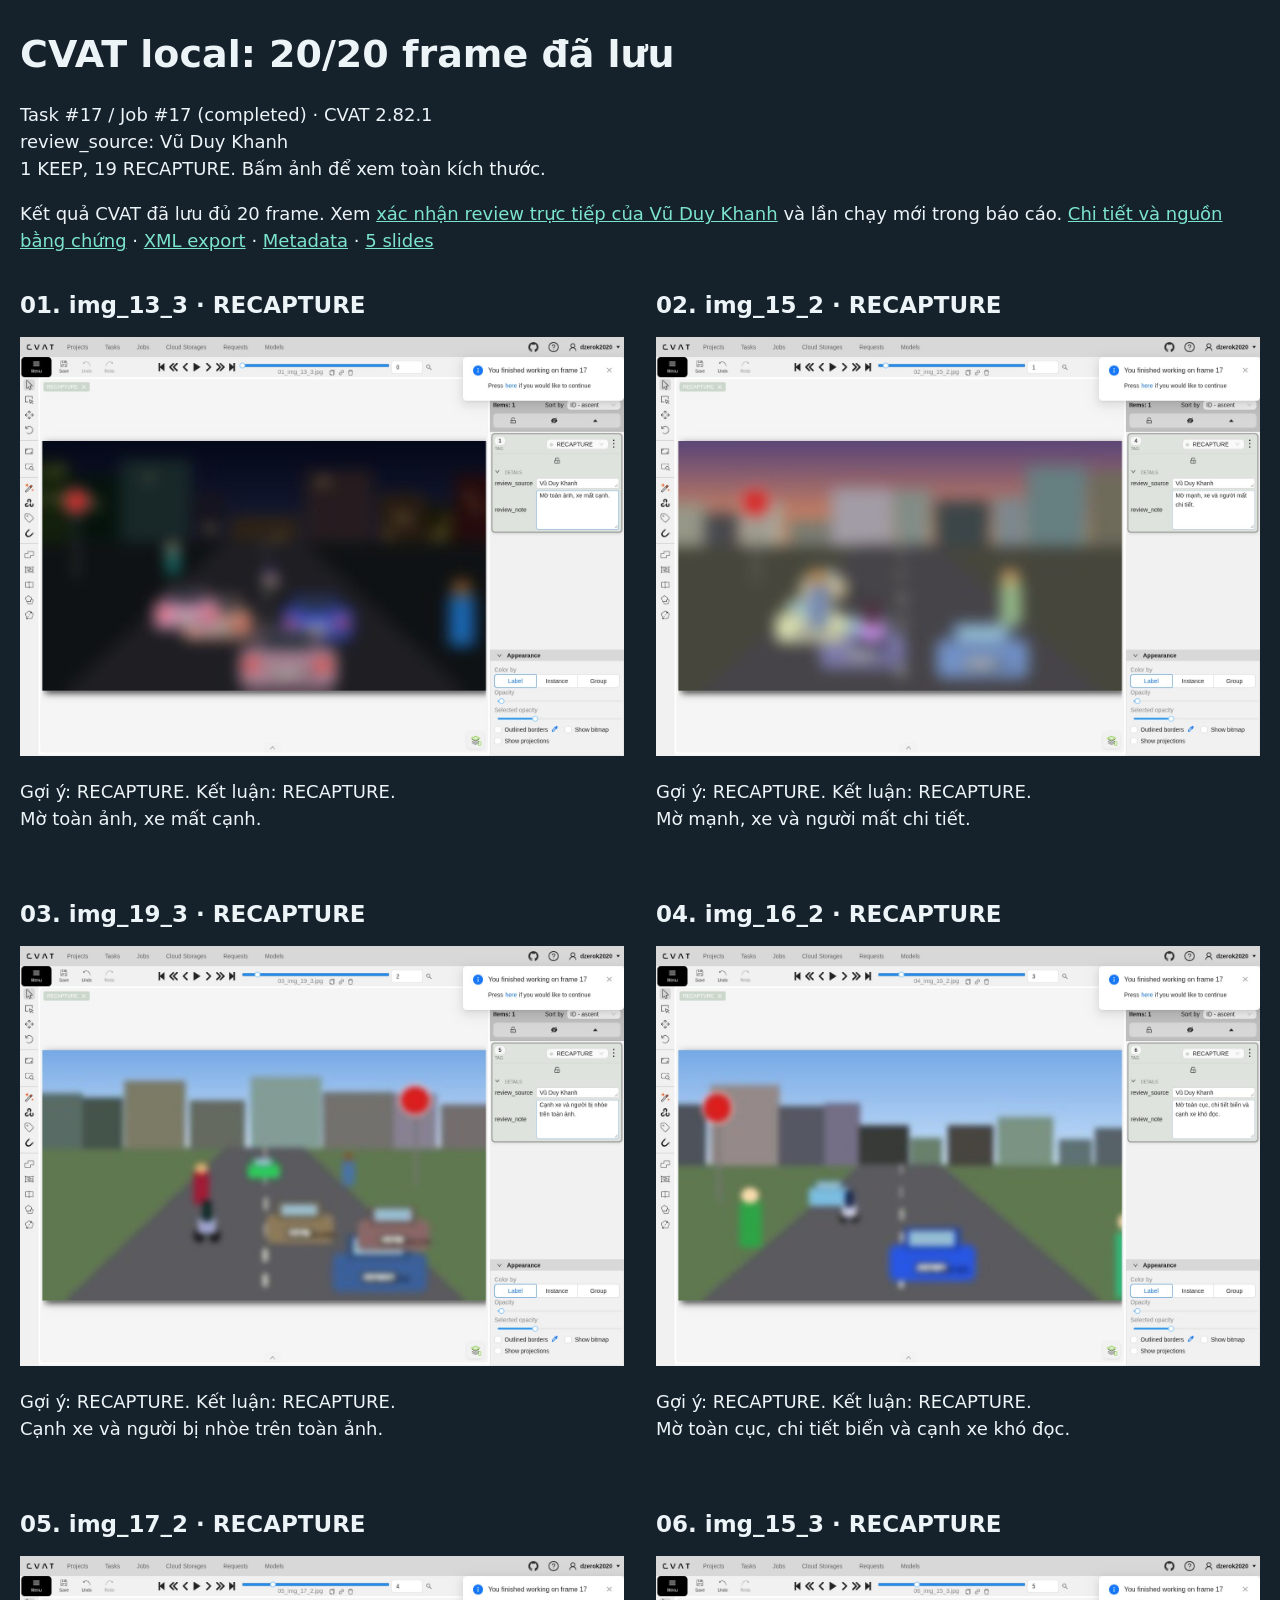
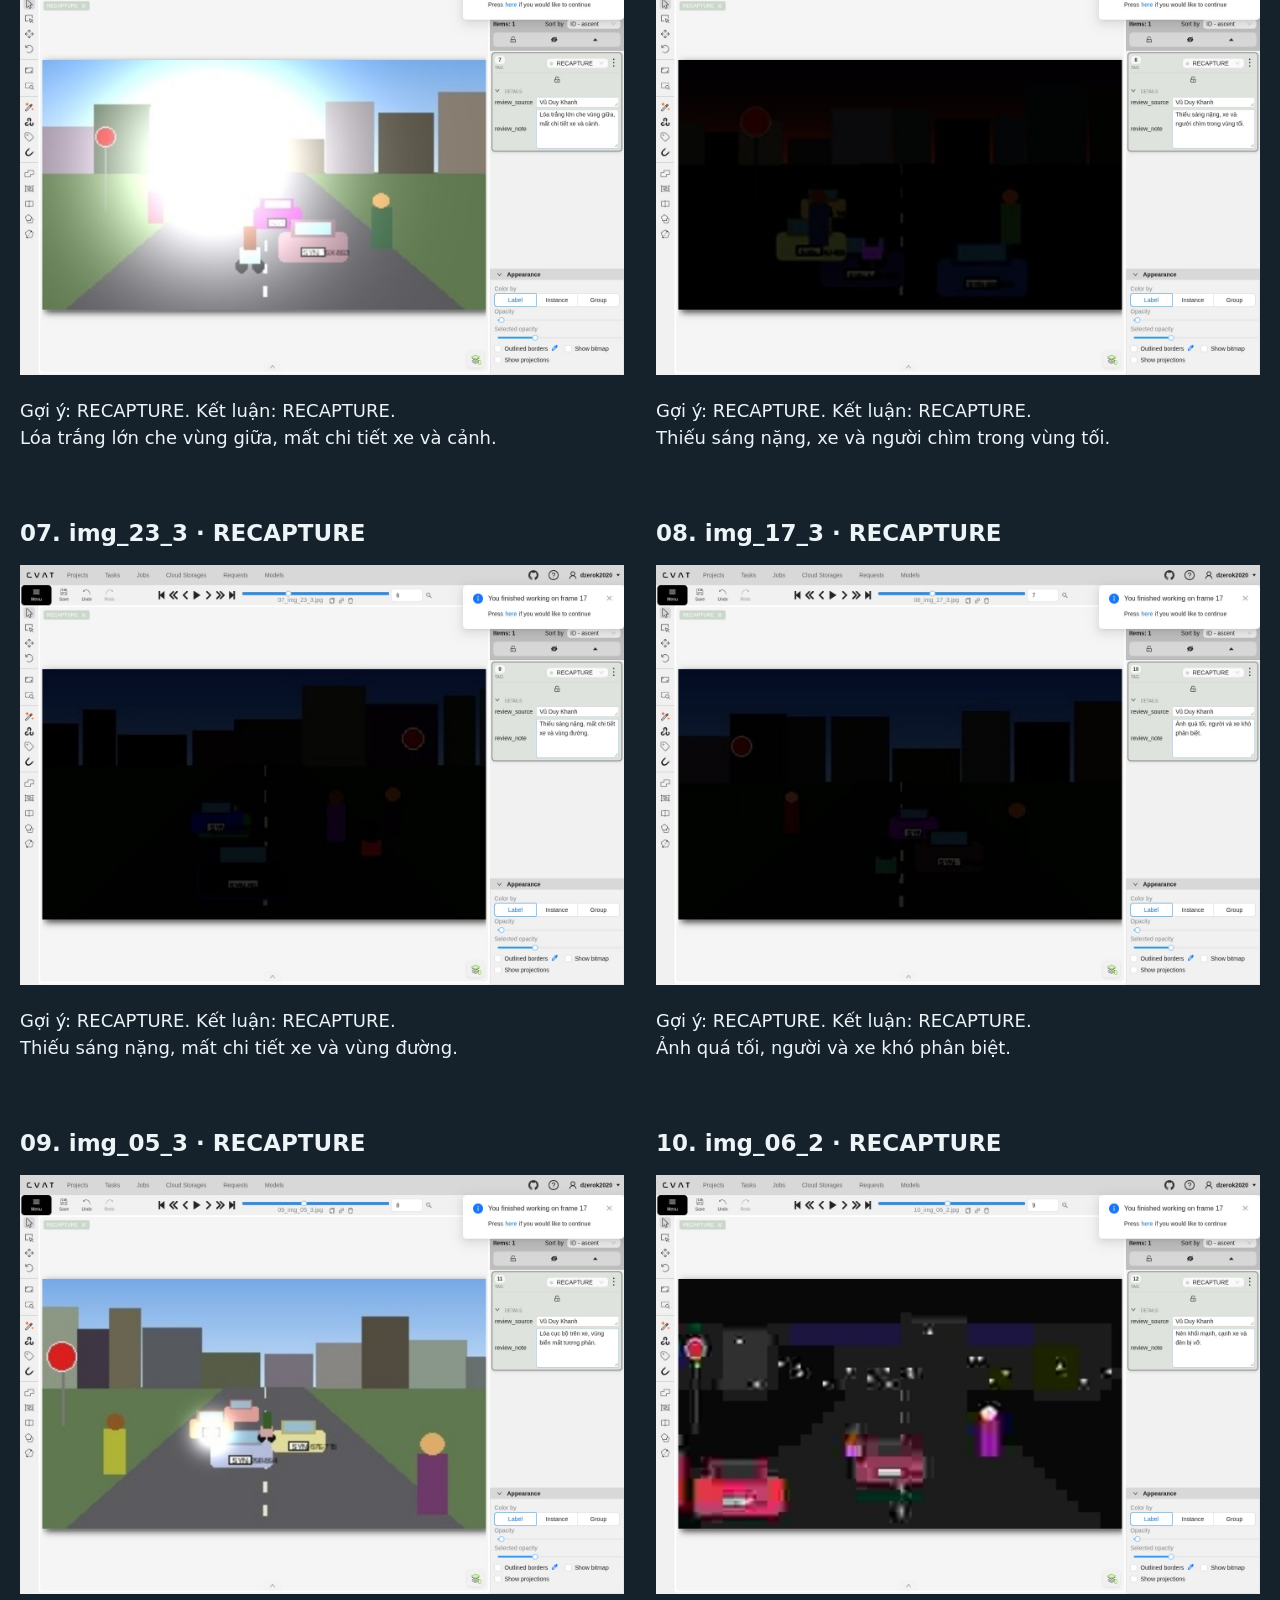
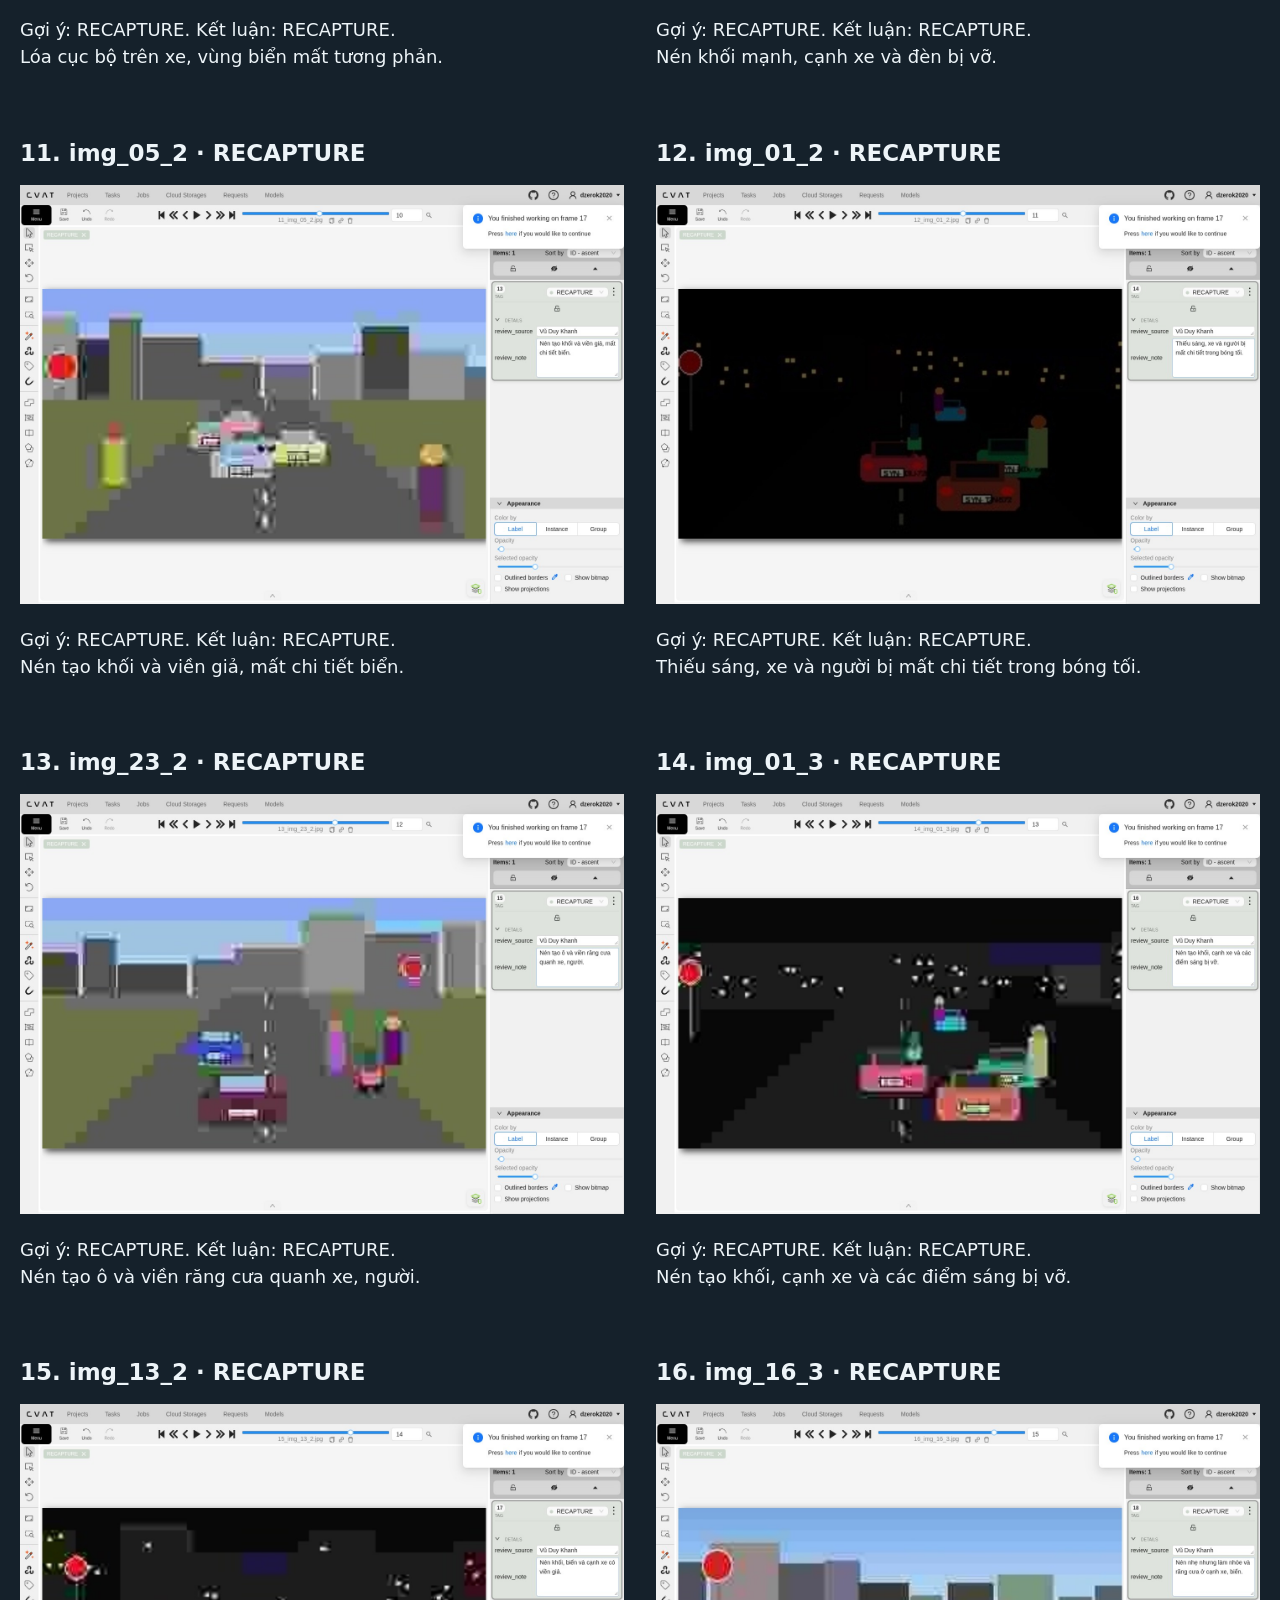
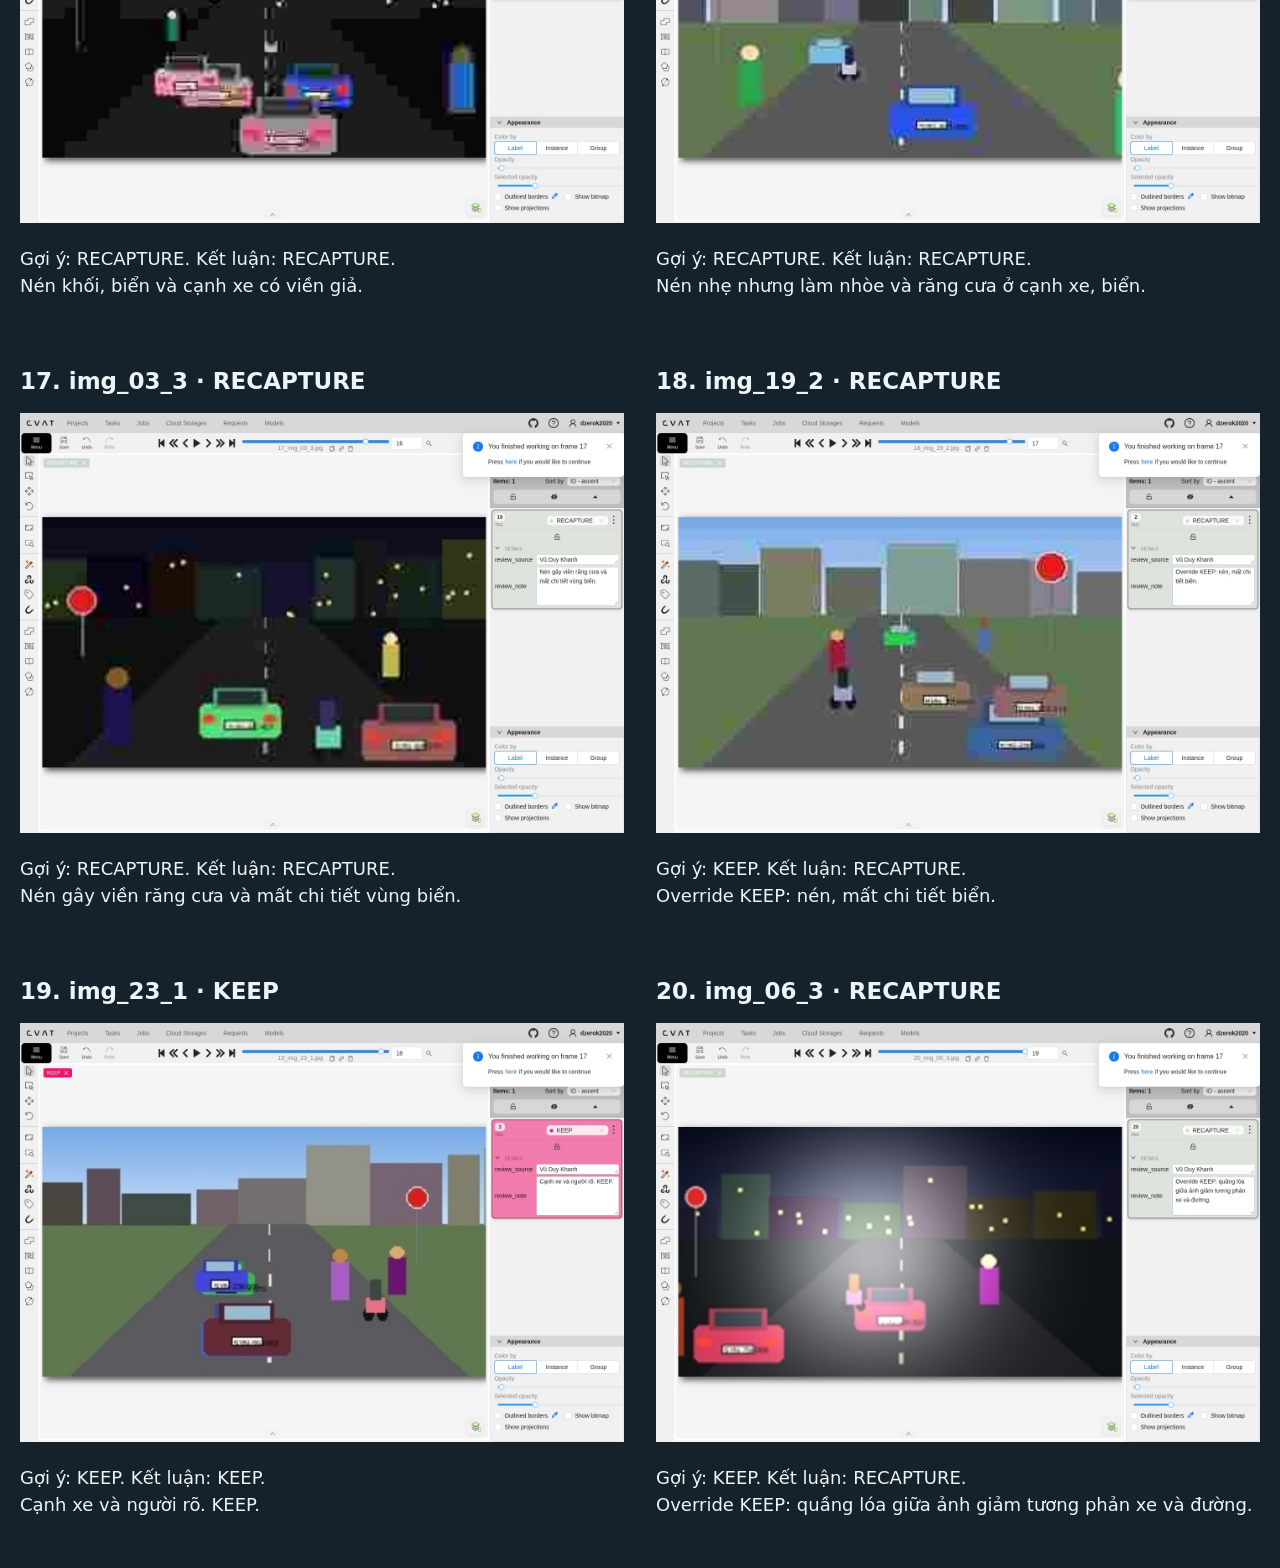
<file: demo/cvat/index.html>
<!doctype html><html lang="vi"><meta charset="utf-8"><meta name="viewport" content="width=device-width,initial-scale=1"><title>T004 · 20 frame CVAT local</title><style>body{font:18px system-ui;margin:32px auto;max-width:1400px;background:#15212b;color:#edf4f8;padding:0 20px}h1{font-size:38px}h2{font-size:23px}.grid{display:grid;grid-template-columns:1fr 1fr;gap:32px}img{width:100%;height:auto}a{color:#7ce4cc}p{line-height:1.5}@media(max-width:800px){.grid{display:block}article{margin:32px 0}}</style><h1>CVAT local: 20/20 frame đã lưu</h1><p>Task #17 / Job #17 (completed) · CVAT 2.82.1<br>review_source: Vũ Duy Khanh<br>1 KEEP, 19 RECAPTURE. Bấm ảnh để xem toàn kích thước.</p><p>Kết quả CVAT đã lưu đủ 20 frame. Xem <a href="../../reports/human_review_confirmation.json">xác nhận review trực tiếp của Vũ Duy Khanh</a> và lần chạy mới trong báo cáo. <a href="../../docs/HUONG_DAN_DEMO_CVAT_LOCAL.md">Chi tiết và nguồn bằng chứng</a> · <a href="annotations.xml">XML export</a> · <a href="evidence.json">Metadata</a> · <a href="../t004_demo.html">5 slides</a></p><div class="grid"><article><h2>01. img_13_3 · RECAPTURE</h2><a href="frames/01-img_13_3.jpg"><img src="frames/01-img_13_3.jpg" alt="CVAT frame 0" loading="lazy"></a><p>Gợi ý: RECAPTURE. Kết luận: RECAPTURE.<br>Mờ toàn ảnh, xe mất cạnh.</p></article><article><h2>02. img_15_2 · RECAPTURE</h2><a href="frames/02-img_15_2.jpg"><img src="frames/02-img_15_2.jpg" alt="CVAT frame 1" loading="lazy"></a><p>Gợi ý: RECAPTURE. Kết luận: RECAPTURE.<br>Mờ mạnh, xe và người mất chi tiết.</p></article><article><h2>03. img_19_3 · RECAPTURE</h2><a href="frames/03-img_19_3.jpg"><img src="frames/03-img_19_3.jpg" alt="CVAT frame 2" loading="lazy"></a><p>Gợi ý: RECAPTURE. Kết luận: RECAPTURE.<br>Cạnh xe và người bị nhòe trên toàn ảnh.</p></article><article><h2>04. img_16_2 · RECAPTURE</h2><a href="frames/04-img_16_2.jpg"><img src="frames/04-img_16_2.jpg" alt="CVAT frame 3" loading="lazy"></a><p>Gợi ý: RECAPTURE. Kết luận: RECAPTURE.<br>Mờ toàn cục, chi tiết biển và cạnh xe khó đọc.</p></article><article><h2>05. img_17_2 · RECAPTURE</h2><a href="frames/05-img_17_2.jpg"><img src="frames/05-img_17_2.jpg" alt="CVAT frame 4" loading="lazy"></a><p>Gợi ý: RECAPTURE. Kết luận: RECAPTURE.<br>Lóa trắng lớn che vùng giữa, mất chi tiết xe và cảnh.</p></article><article><h2>06. img_15_3 · RECAPTURE</h2><a href="frames/06-img_15_3.jpg"><img src="frames/06-img_15_3.jpg" alt="CVAT frame 5" loading="lazy"></a><p>Gợi ý: RECAPTURE. Kết luận: RECAPTURE.<br>Thiếu sáng nặng, xe và người chìm trong vùng tối.</p></article><article><h2>07. img_23_3 · RECAPTURE</h2><a href="frames/07-img_23_3.jpg"><img src="frames/07-img_23_3.jpg" alt="CVAT frame 6" loading="lazy"></a><p>Gợi ý: RECAPTURE. Kết luận: RECAPTURE.<br>Thiếu sáng nặng, mất chi tiết xe và vùng đường.</p></article><article><h2>08. img_17_3 · RECAPTURE</h2><a href="frames/08-img_17_3.jpg"><img src="frames/08-img_17_3.jpg" alt="CVAT frame 7" loading="lazy"></a><p>Gợi ý: RECAPTURE. Kết luận: RECAPTURE.<br>Ảnh quá tối, người và xe khó phân biệt.</p></article><article><h2>09. img_05_3 · RECAPTURE</h2><a href="frames/09-img_05_3.jpg"><img src="frames/09-img_05_3.jpg" alt="CVAT frame 8" loading="lazy"></a><p>Gợi ý: RECAPTURE. Kết luận: RECAPTURE.<br>Lóa cục bộ trên xe, vùng biển mất tương phản.</p></article><article><h2>10. img_06_2 · RECAPTURE</h2><a href="frames/10-img_06_2.jpg"><img src="frames/10-img_06_2.jpg" alt="CVAT frame 9" loading="lazy"></a><p>Gợi ý: RECAPTURE. Kết luận: RECAPTURE.<br>Nén khối mạnh, cạnh xe và đèn bị vỡ.</p></article><article><h2>11. img_05_2 · RECAPTURE</h2><a href="frames/11-img_05_2.jpg"><img src="frames/11-img_05_2.jpg" alt="CVAT frame 10" loading="lazy"></a><p>Gợi ý: RECAPTURE. Kết luận: RECAPTURE.<br>Nén tạo khối và viền giả, mất chi tiết biển.</p></article><article><h2>12. img_01_2 · RECAPTURE</h2><a href="frames/12-img_01_2.jpg"><img src="frames/12-img_01_2.jpg" alt="CVAT frame 11" loading="lazy"></a><p>Gợi ý: RECAPTURE. Kết luận: RECAPTURE.<br>Thiếu sáng, xe và người bị mất chi tiết trong bóng tối.</p></article><article><h2>13. img_23_2 · RECAPTURE</h2><a href="frames/13-img_23_2.jpg"><img src="frames/13-img_23_2.jpg" alt="CVAT frame 12" loading="lazy"></a><p>Gợi ý: RECAPTURE. Kết luận: RECAPTURE.<br>Nén tạo ô và viền răng cưa quanh xe, người.</p></article><article><h2>14. img_01_3 · RECAPTURE</h2><a href="frames/14-img_01_3.jpg"><img src="frames/14-img_01_3.jpg" alt="CVAT frame 13" loading="lazy"></a><p>Gợi ý: RECAPTURE. Kết luận: RECAPTURE.<br>Nén tạo khối, cạnh xe và các điểm sáng bị vỡ.</p></article><article><h2>15. img_13_2 · RECAPTURE</h2><a href="frames/15-img_13_2.jpg"><img src="frames/15-img_13_2.jpg" alt="CVAT frame 14" loading="lazy"></a><p>Gợi ý: RECAPTURE. Kết luận: RECAPTURE.<br>Nén khối, biển và cạnh xe có viền giả.</p></article><article><h2>16. img_16_3 · RECAPTURE</h2><a href="frames/16-img_16_3.jpg"><img src="frames/16-img_16_3.jpg" alt="CVAT frame 15" loading="lazy"></a><p>Gợi ý: RECAPTURE. Kết luận: RECAPTURE.<br>Nén nhẹ nhưng làm nhòe và răng cưa ở cạnh xe, biển.</p></article><article><h2>17. img_03_3 · RECAPTURE</h2><a href="frames/17-img_03_3.jpg"><img src="frames/17-img_03_3.jpg" alt="CVAT frame 16" loading="lazy"></a><p>Gợi ý: RECAPTURE. Kết luận: RECAPTURE.<br>Nén gây viền răng cưa và mất chi tiết vùng biển.</p></article><article><h2>18. img_19_2 · RECAPTURE</h2><a href="frames/18-img_19_2.jpg"><img src="frames/18-img_19_2.jpg" alt="CVAT frame 17" loading="lazy"></a><p>Gợi ý: KEEP. Kết luận: RECAPTURE.<br>Override KEEP: nén, mất chi tiết biển.</p></article><article><h2>19. img_23_1 · KEEP</h2><a href="frames/19-img_23_1.jpg"><img src="frames/19-img_23_1.jpg" alt="CVAT frame 18" loading="lazy"></a><p>Gợi ý: KEEP. Kết luận: KEEP.<br>Cạnh xe và người rõ. KEEP.</p></article><article><h2>20. img_06_3 · RECAPTURE</h2><a href="frames/20-img_06_3.jpg"><img src="frames/20-img_06_3.jpg" alt="CVAT frame 19" loading="lazy"></a><p>Gợi ý: KEEP. Kết luận: RECAPTURE.<br>Override KEEP: quầng lóa giữa ảnh giảm tương phản xe và đường.</p></article></div></html>
</file>
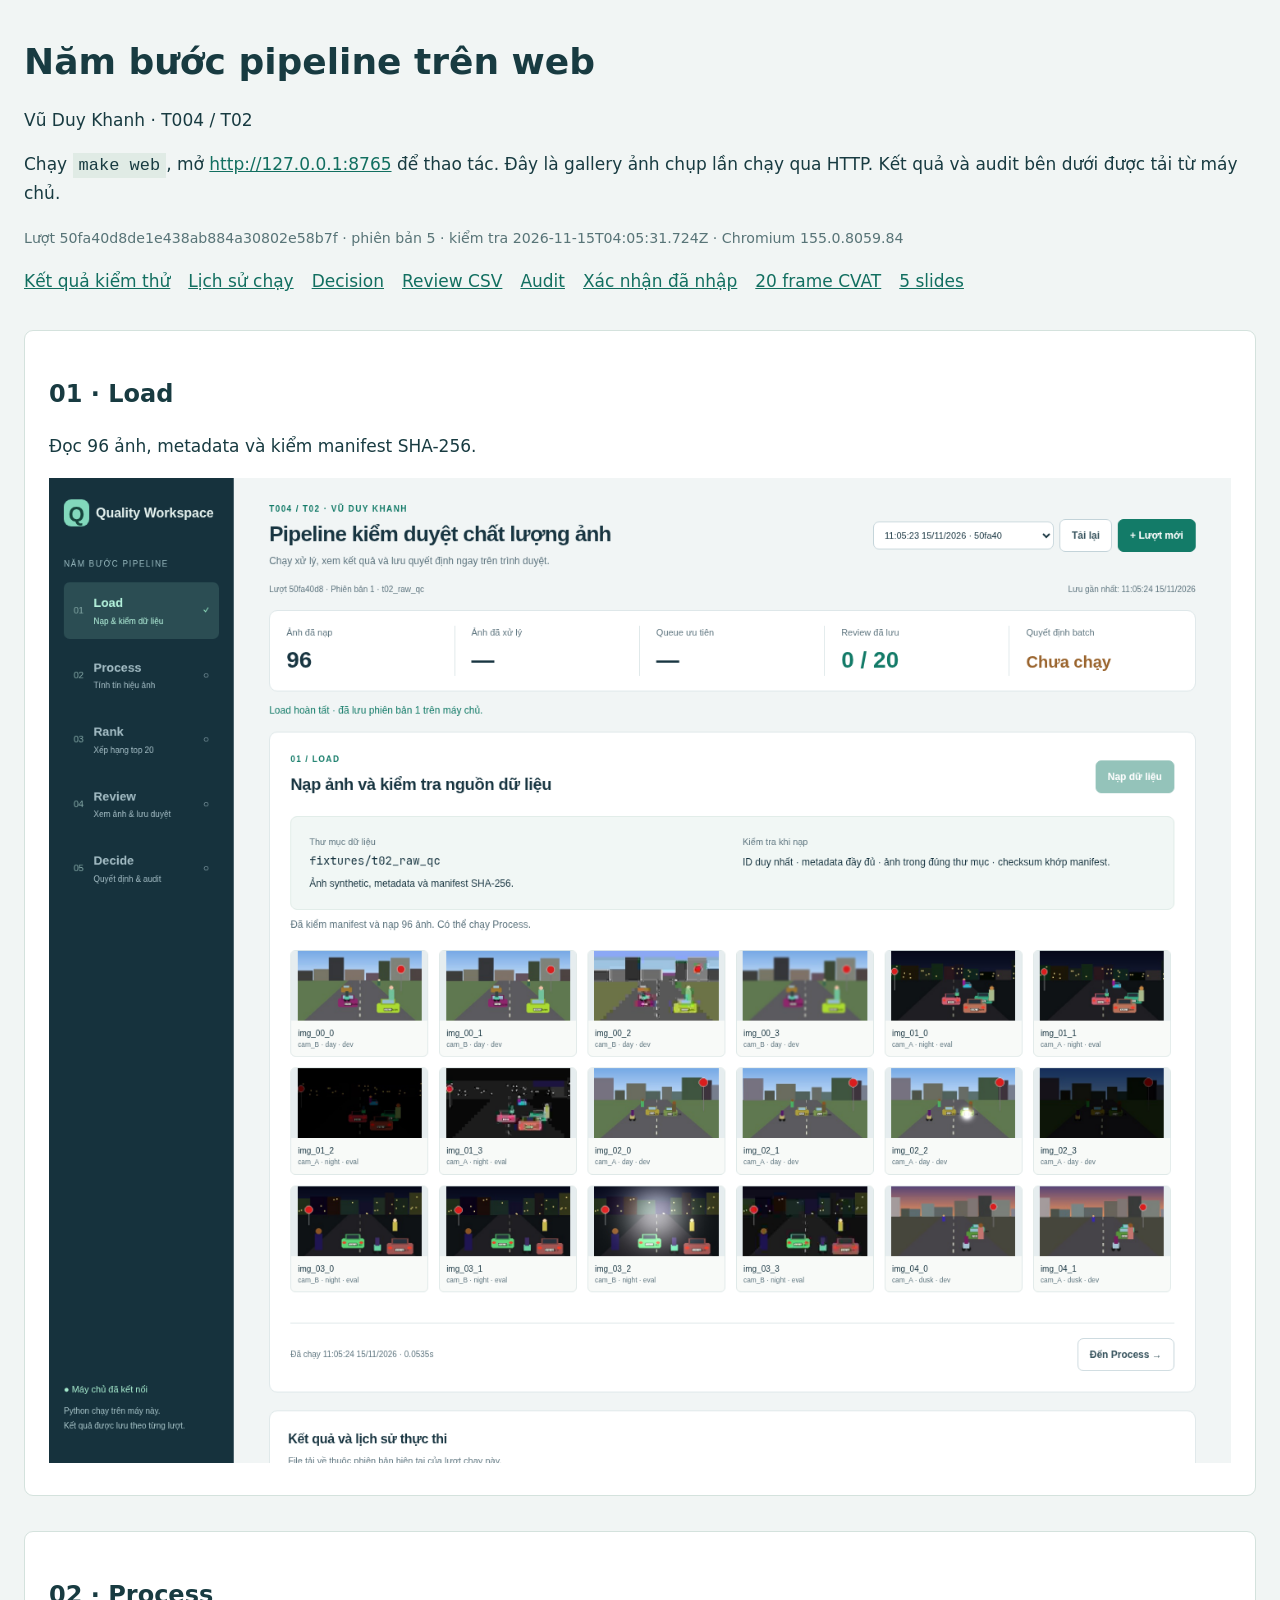
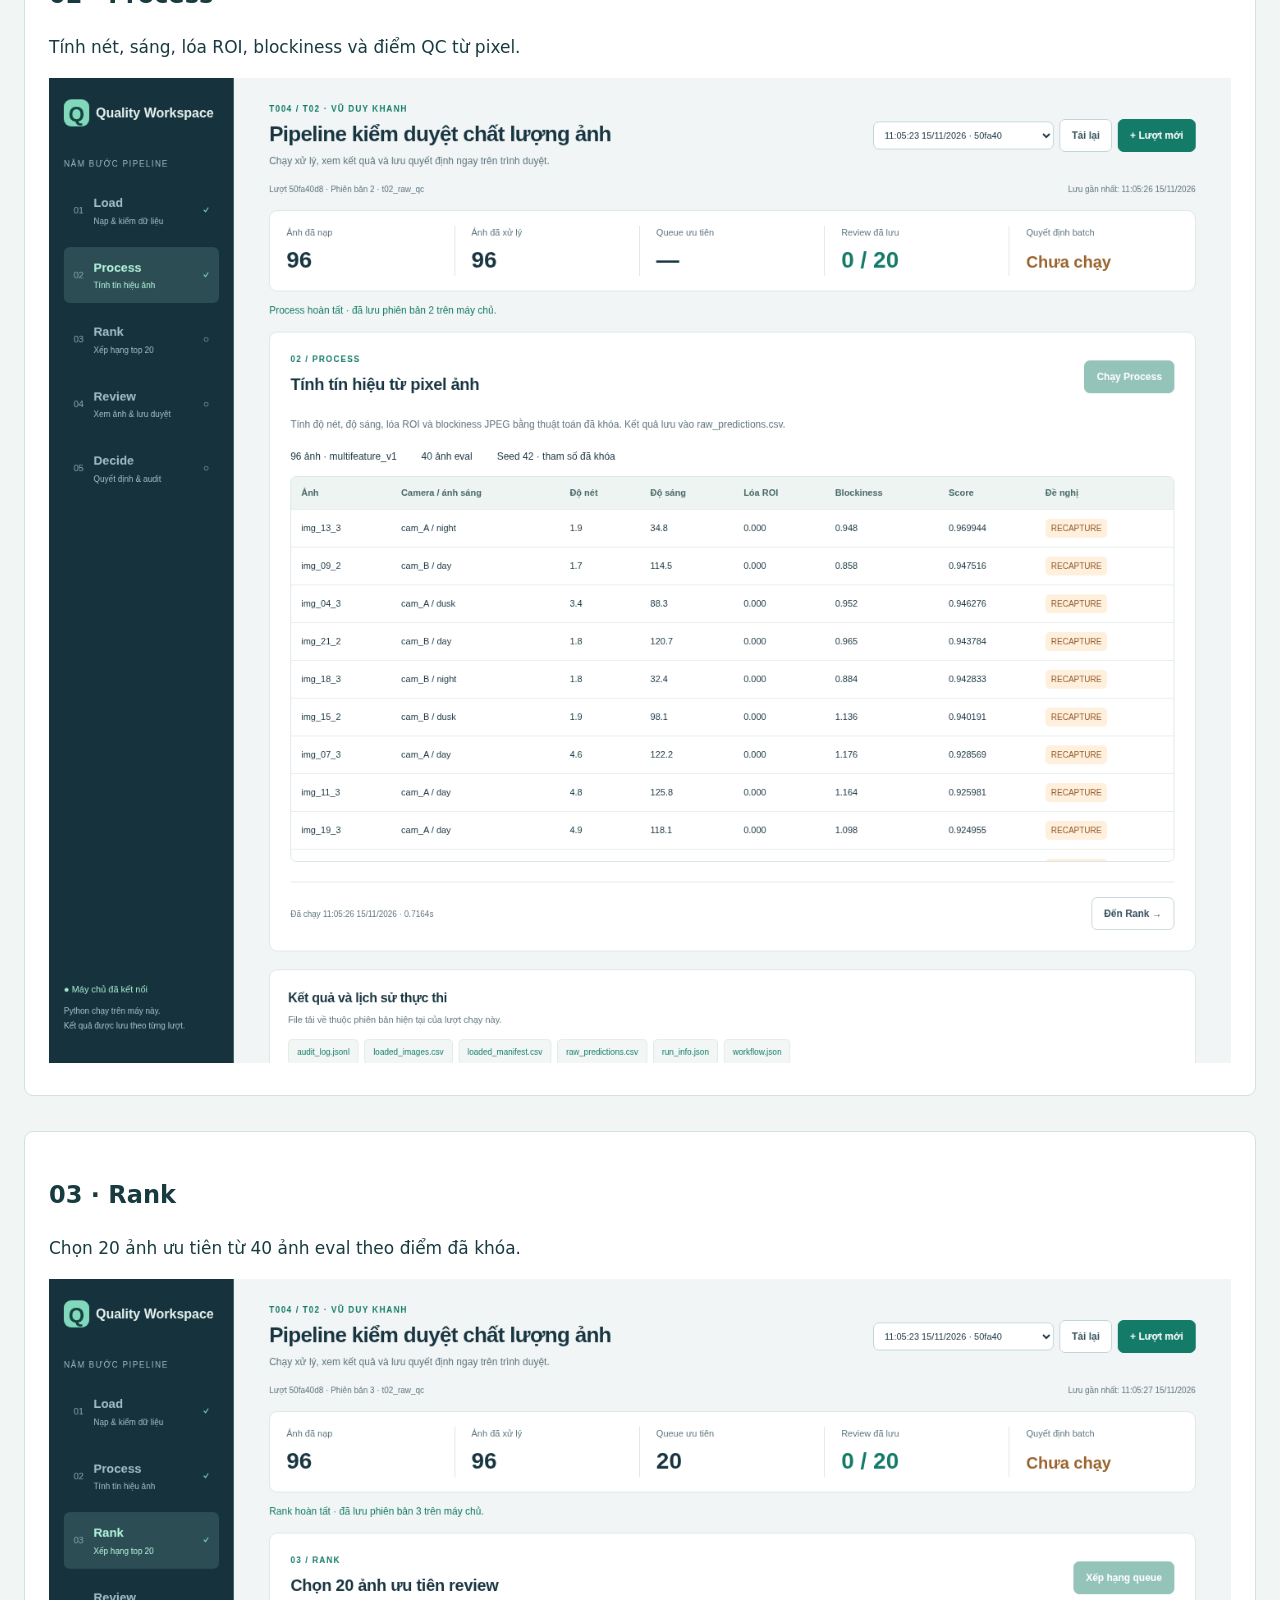
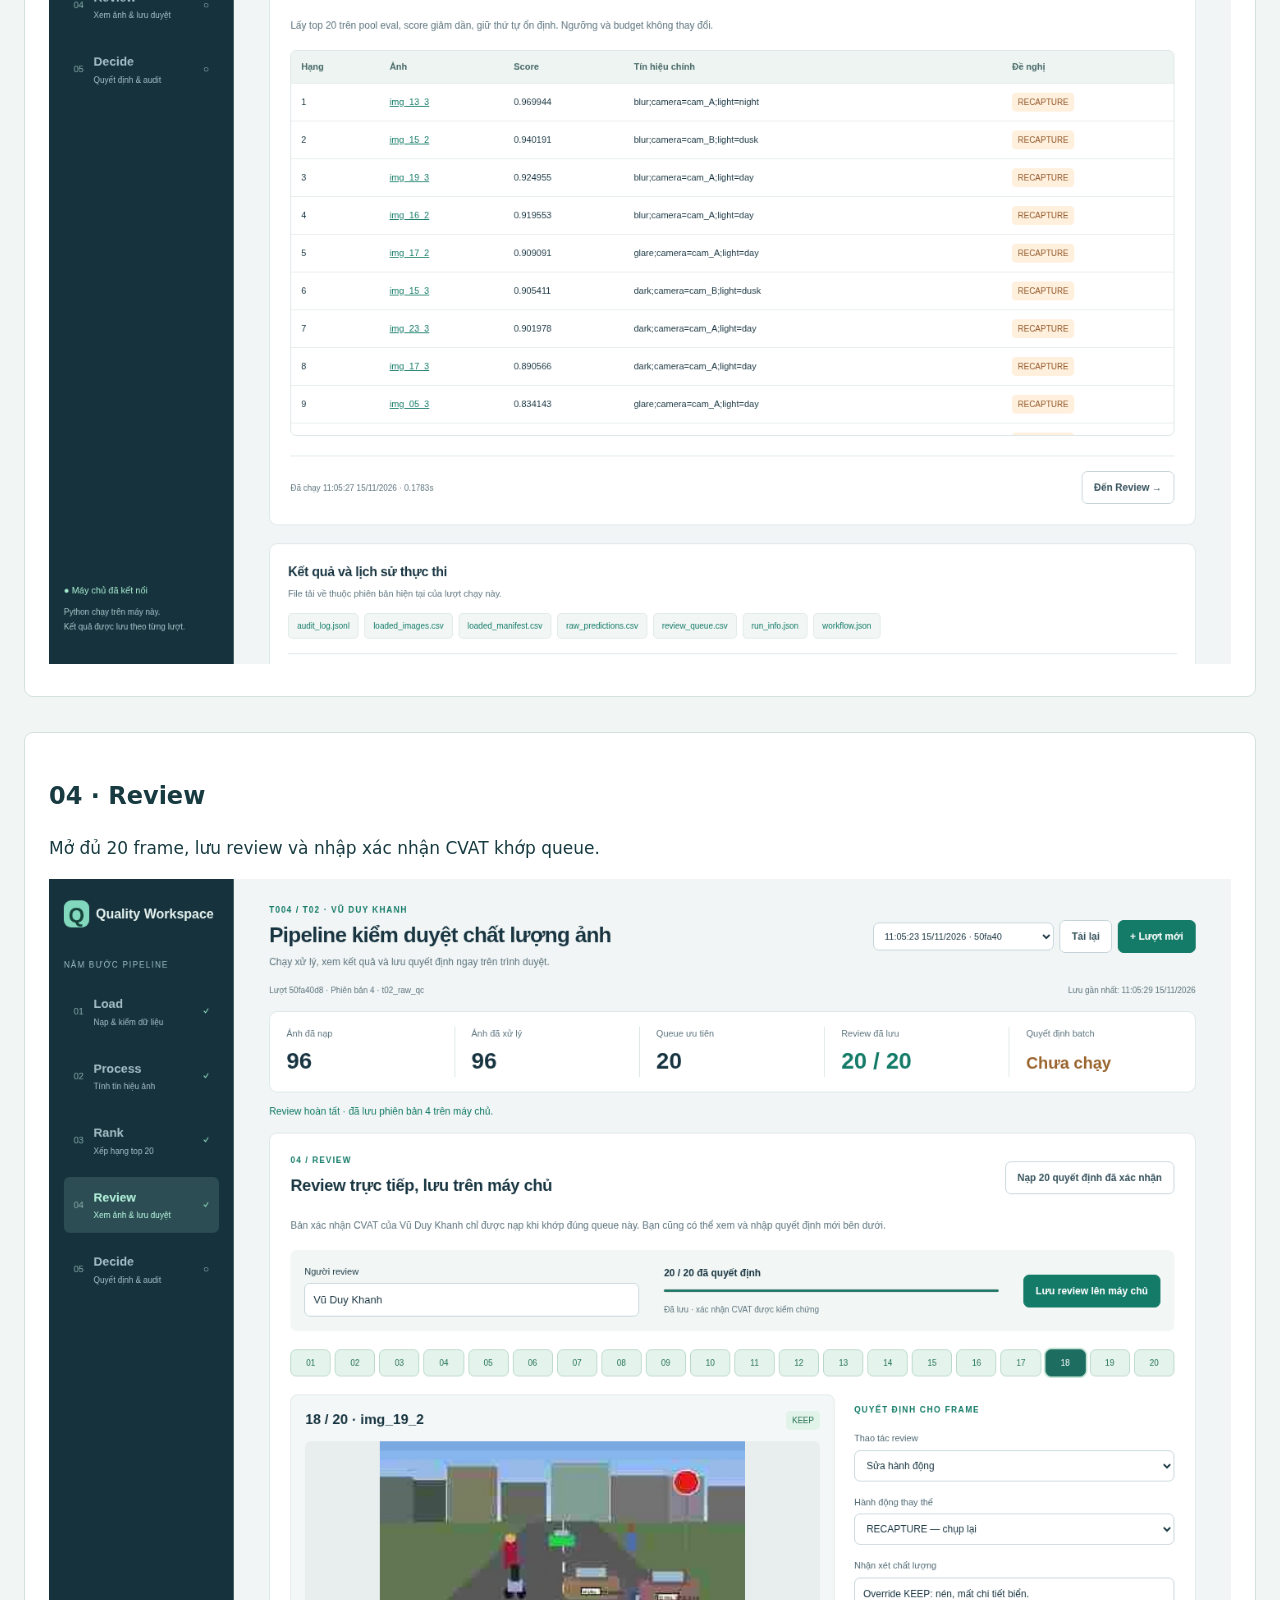
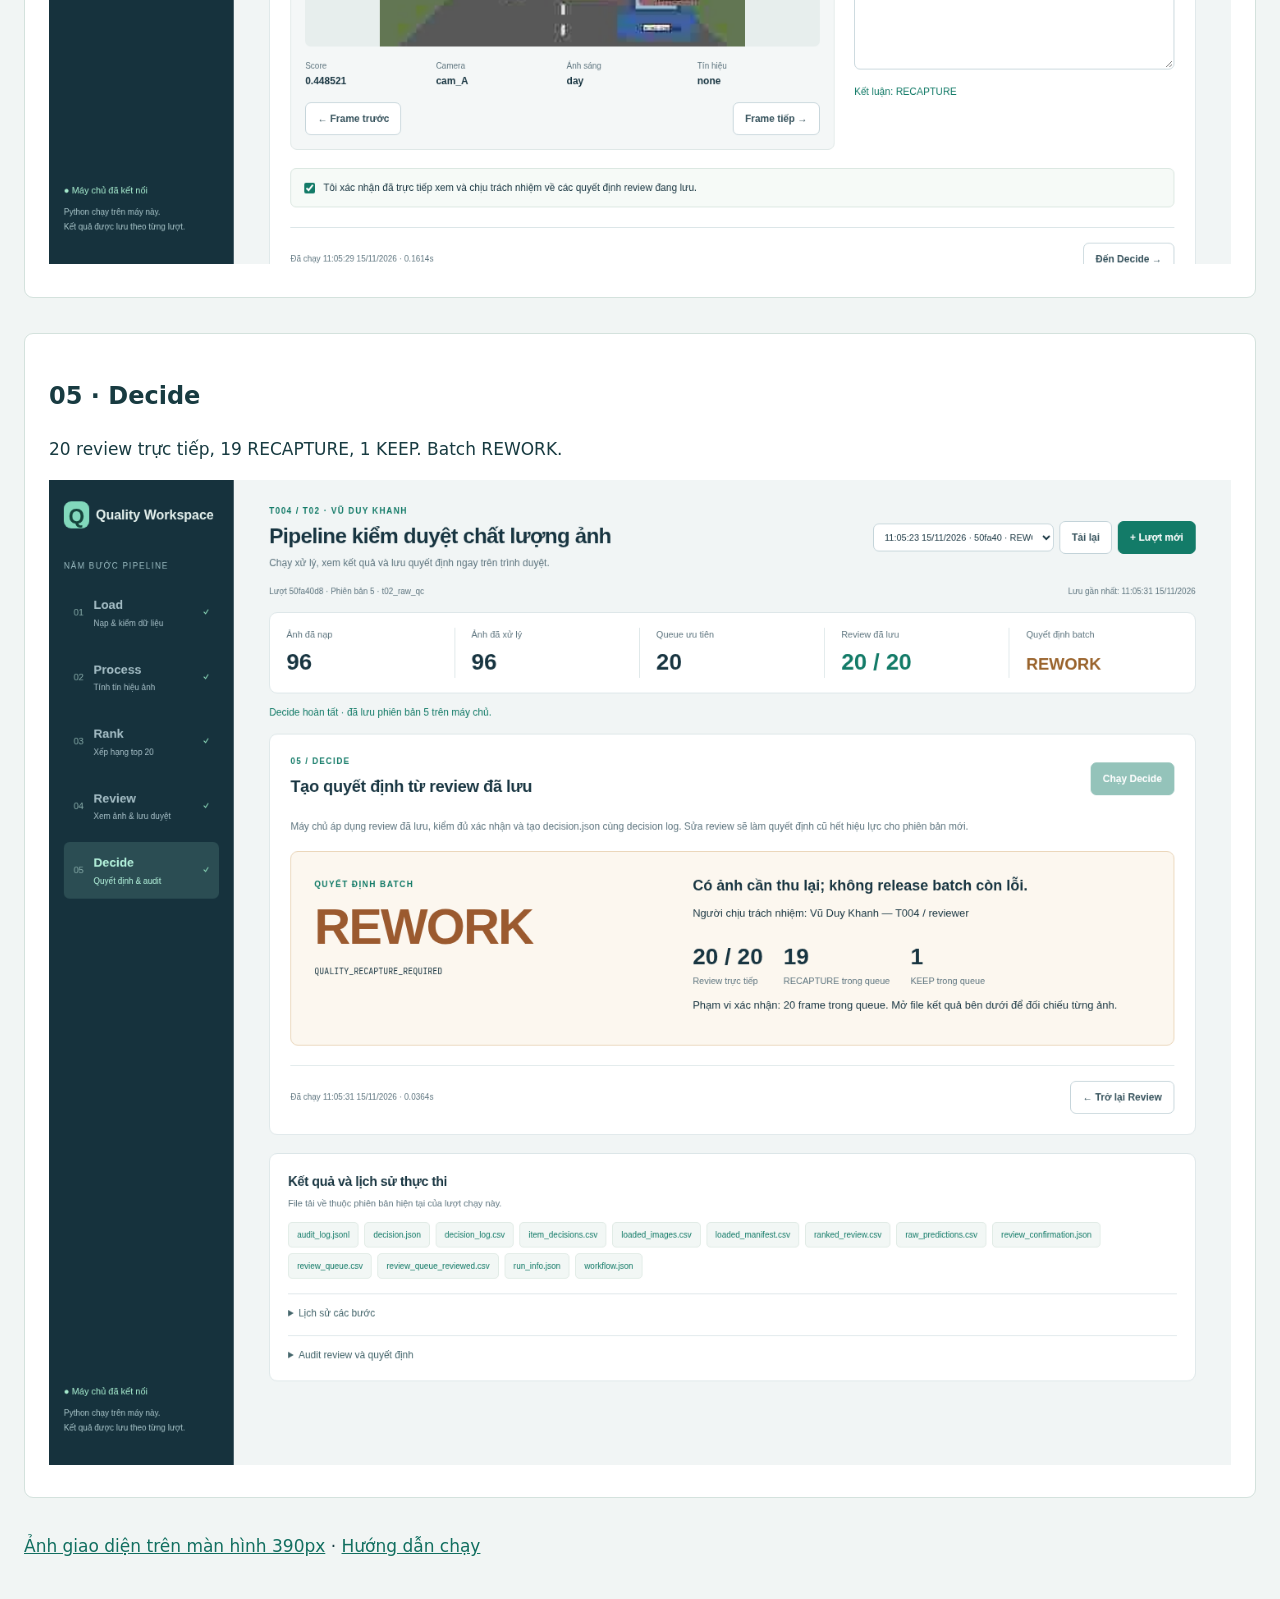
<file: demo/web/index.html>
<!doctype html><html lang="vi"><head><meta charset="utf-8"><meta name="viewport" content="width=device-width,initial-scale=1"><title>T004 · Pipeline web chạy thật</title><style>
    *{box-sizing:border-box}body{margin:40px auto;max-width:1300px;padding:0 24px;background:#f1f5f4;color:#183b41;font:17px/1.6 system-ui}h1{font-size:36px;line-height:1.2}h2{font-size:24px}a{color:#126f60}code{background:#e0ebe5;padding:3px 6px}section{margin:35px 0;background:white;padding:24px;border:1px solid #d4e2dd;border-radius:9px}img{width:100%;height:auto}.links{display:flex;flex-wrap:wrap;gap:18px}small{color:#587477}@media(max-width:700px){body{padding:0 14px;margin:24px auto}section{padding:14px}h1{font-size:29px}}
    </style></head><body><h1>Năm bước pipeline trên web</h1><p>Vũ Duy Khanh · T004 / T02</p>
    <p>Chạy <code>make web</code>, mở <a href="http://127.0.0.1:8765">http://127.0.0.1:8765</a> để thao tác.
    Đây là gallery ảnh chụp lần chạy qua HTTP. Kết quả và audit bên dưới được tải từ máy chủ.</p>
    <p><small>Lượt 50fa40d8de1e438ab884a30802e58b7f · phiên bản 5 · kiểm tra 2026-11-15T04:05:31.724Z · Chromium 155.0.8059.84</small></p>
    <div class="links"><a href="verification.json">Kết quả kiểm thử</a><a href="workflow.json">Lịch sử chạy</a><a href="decision.json">Decision</a><a href="review_queue_reviewed.csv">Review CSV</a><a href="audit_log.jsonl">Audit</a><a href="review_confirmation.json">Xác nhận đã nhập</a><a href="../cvat/index.html">20 frame CVAT</a><a href="../t004_demo.html">5 slides</a></div>
    <section><h2>01 · Load</h2><p>Đọc 96 ảnh, metadata và kiểm manifest SHA-256.</p><a href="01-load.png"><img src="01-load.png" alt="Đọc 96 ảnh, metadata và kiểm manifest SHA-256." loading="lazy"></a></section><section><h2>02 · Process</h2><p>Tính nét, sáng, lóa ROI, blockiness và điểm QC từ pixel.</p><a href="02-process.png"><img src="02-process.png" alt="Tính nét, sáng, lóa ROI, blockiness và điểm QC từ pixel." loading="lazy"></a></section><section><h2>03 · Rank</h2><p>Chọn 20 ảnh ưu tiên từ 40 ảnh eval theo điểm đã khóa.</p><a href="03-rank.png"><img src="03-rank.png" alt="Chọn 20 ảnh ưu tiên từ 40 ảnh eval theo điểm đã khóa." loading="lazy"></a></section><section><h2>04 · Review</h2><p>Mở đủ 20 frame, lưu review và nhập xác nhận CVAT khớp queue.</p><a href="04-review.png"><img src="04-review.png" alt="Mở đủ 20 frame, lưu review và nhập xác nhận CVAT khớp queue." loading="lazy"></a></section><section><h2>05 · Decide</h2><p>20 review trực tiếp, 19 RECAPTURE, 1 KEEP. Batch REWORK.</p><a href="05-decide.png"><img src="05-decide.png" alt="20 review trực tiếp, 19 RECAPTURE, 1 KEEP. Batch REWORK." loading="lazy"></a></section><p><a href="06-mobile.png">Ảnh giao diện trên màn hình 390px</a> · <a href="../../docs/HUONG_DAN_CHAY_DEMO_T004.md">Hướng dẫn chạy</a></p></body></html>
</file>
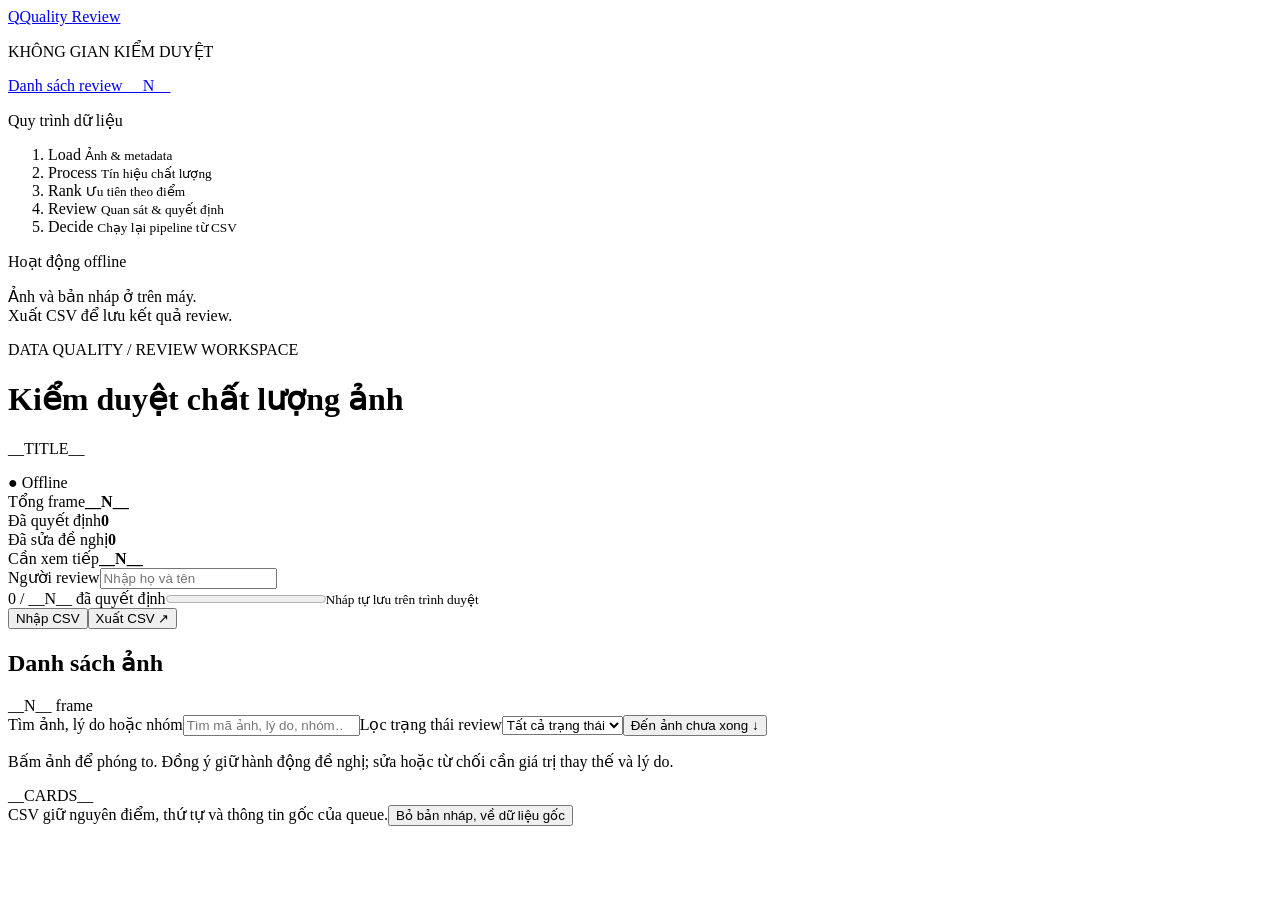
<file: src/common/review_ui/index.html>
<!doctype html>
<html lang="vi"><head><meta charset="utf-8"><meta name="viewport" content="width=device-width,initial-scale=1">
<title>__TITLE__</title><style>__CSS__</style></head><body>
<aside class="sidebar"><a class="brand" href="#workspace"><span class="brand-icon">Q</span>Quality Review</a>
<p class="side-kicker">KHÔNG GIAN KIỂM DUYỆT</p><a class="nav active" href="#workspace">Danh sách review <span>__N__</span></a>
<div class="pipeline"><p>Quy trình dữ liệu</p><ol><li>Load <small>Ảnh &amp; metadata</small></li><li>Process <small>Tín hiệu chất lượng</small></li><li>Rank <small>Ưu tiên theo điểm</small></li><li class="current">Review <small>Quan sát &amp; quyết định</small></li><li>Decide <small>Chạy lại pipeline từ CSV</small></li></ol></div>
<div class="side-bottom"><span class="dot"></span> Hoạt động offline<p>Ảnh và bản nháp ở trên máy.<br>Xuất CSV để lưu kết quả review.</p></div></aside>
<main id="workspace"><header><div><p class="eyebrow">DATA QUALITY / REVIEW WORKSPACE</p><h1>Kiểm duyệt chất lượng ảnh</h1><p class="subtitle">__TITLE__</p></div><span class="offline">● Offline</span></header>
<section class="stats" aria-label="Tiến độ review"><div><span>Tổng frame</span><strong>__N__</strong></div><div><span>Đã quyết định</span><strong id="done-count">0</strong></div><div><span>Đã sửa đề nghị</span><strong id="edit-count">0</strong></div><div><span>Cần xem tiếp</span><strong id="pending-count">__N__</strong></div></section>
<section class="review-bar" aria-label="Người review và xuất dữ liệu"><div class="owner"><label for="reviewer">Người review</label><input id="reviewer" placeholder="Nhập họ và tên" autocomplete="name"></div><div class="review-progress"><span id="progress-text">0 / __N__ đã quyết định</span><progress id="progress" max="__N__" value="0"></progress><small id="draft-status">Nháp tự lưu trên trình duyệt</small></div><div class="actions"><button id="import" class="secondary" type="button">Nhập CSV</button><input id="csv-file" type="file" accept=".csv,text/csv" hidden><button id="export" class="primary" type="button">Xuất CSV <span aria-hidden="true">↗</span></button></div></section>
<p id="message" role="status" aria-live="polite"></p>
<div class="toolbar"><div><h2>Danh sách ảnh</h2><span id="visible-count">__N__ frame</span></div><label class="search"><span class="sr-only">Tìm ảnh, lý do hoặc nhóm</span><input id="search" type="search" placeholder="Tìm mã ảnh, lý do, nhóm…"></label><label><span class="sr-only">Lọc trạng thái review</span><select id="filter"><option value="all">Tất cả trạng thái</option><option value="pending">Cần xem tiếp</option><option value="done">Đã quyết định</option><option value="edit">Đã sửa đề nghị</option><option value="escalate">Cần xác minh</option></select></label><button type="button" id="next" class="secondary">Đến ảnh chưa xong ↓</button></div>
<p class="help">Bấm ảnh để phóng to. Đồng ý giữ hành động đề nghị; sửa hoặc từ chối cần giá trị thay thế và lý do.</p>
<div class="grid">__CARDS__</div><p id="empty" hidden>Không có frame phù hợp. Thử đổi bộ lọc hoặc từ khóa.</p>
<footer><span>CSV giữ nguyên điểm, thứ tự và thông tin gốc của queue.</span><button type="button" id="reset" class="text-button">Bỏ bản nháp, về dữ liệu gốc</button></footer>
</main><dialog id="image-dialog"><button type="button" id="close-image" class="secondary">Đóng · Esc</button><img id="large-image" alt=""><p id="image-caption"></p></dialog>
<script id="queue-data" type="application/json">__ROWS__</script><script>const DRAFT_KEY = "review-v2-__KEY__";
__JS__</script></body></html>
</file>
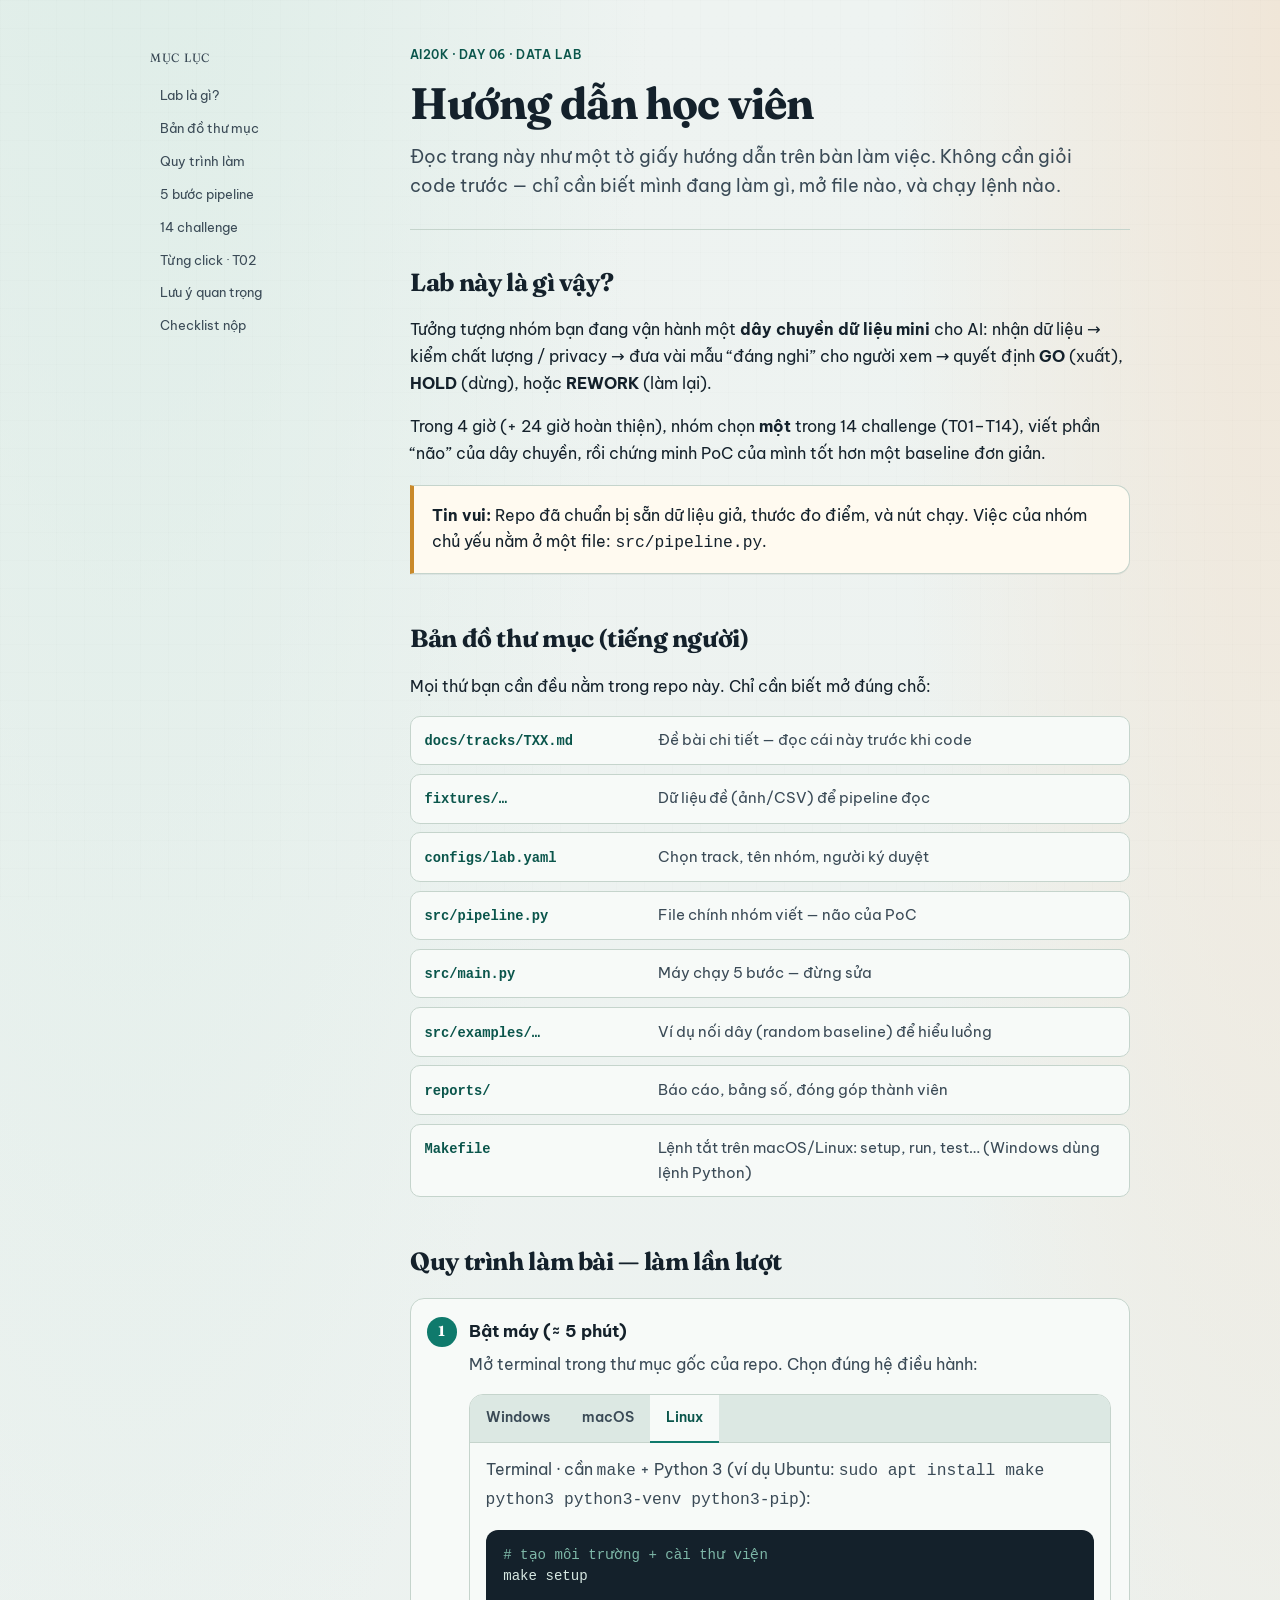
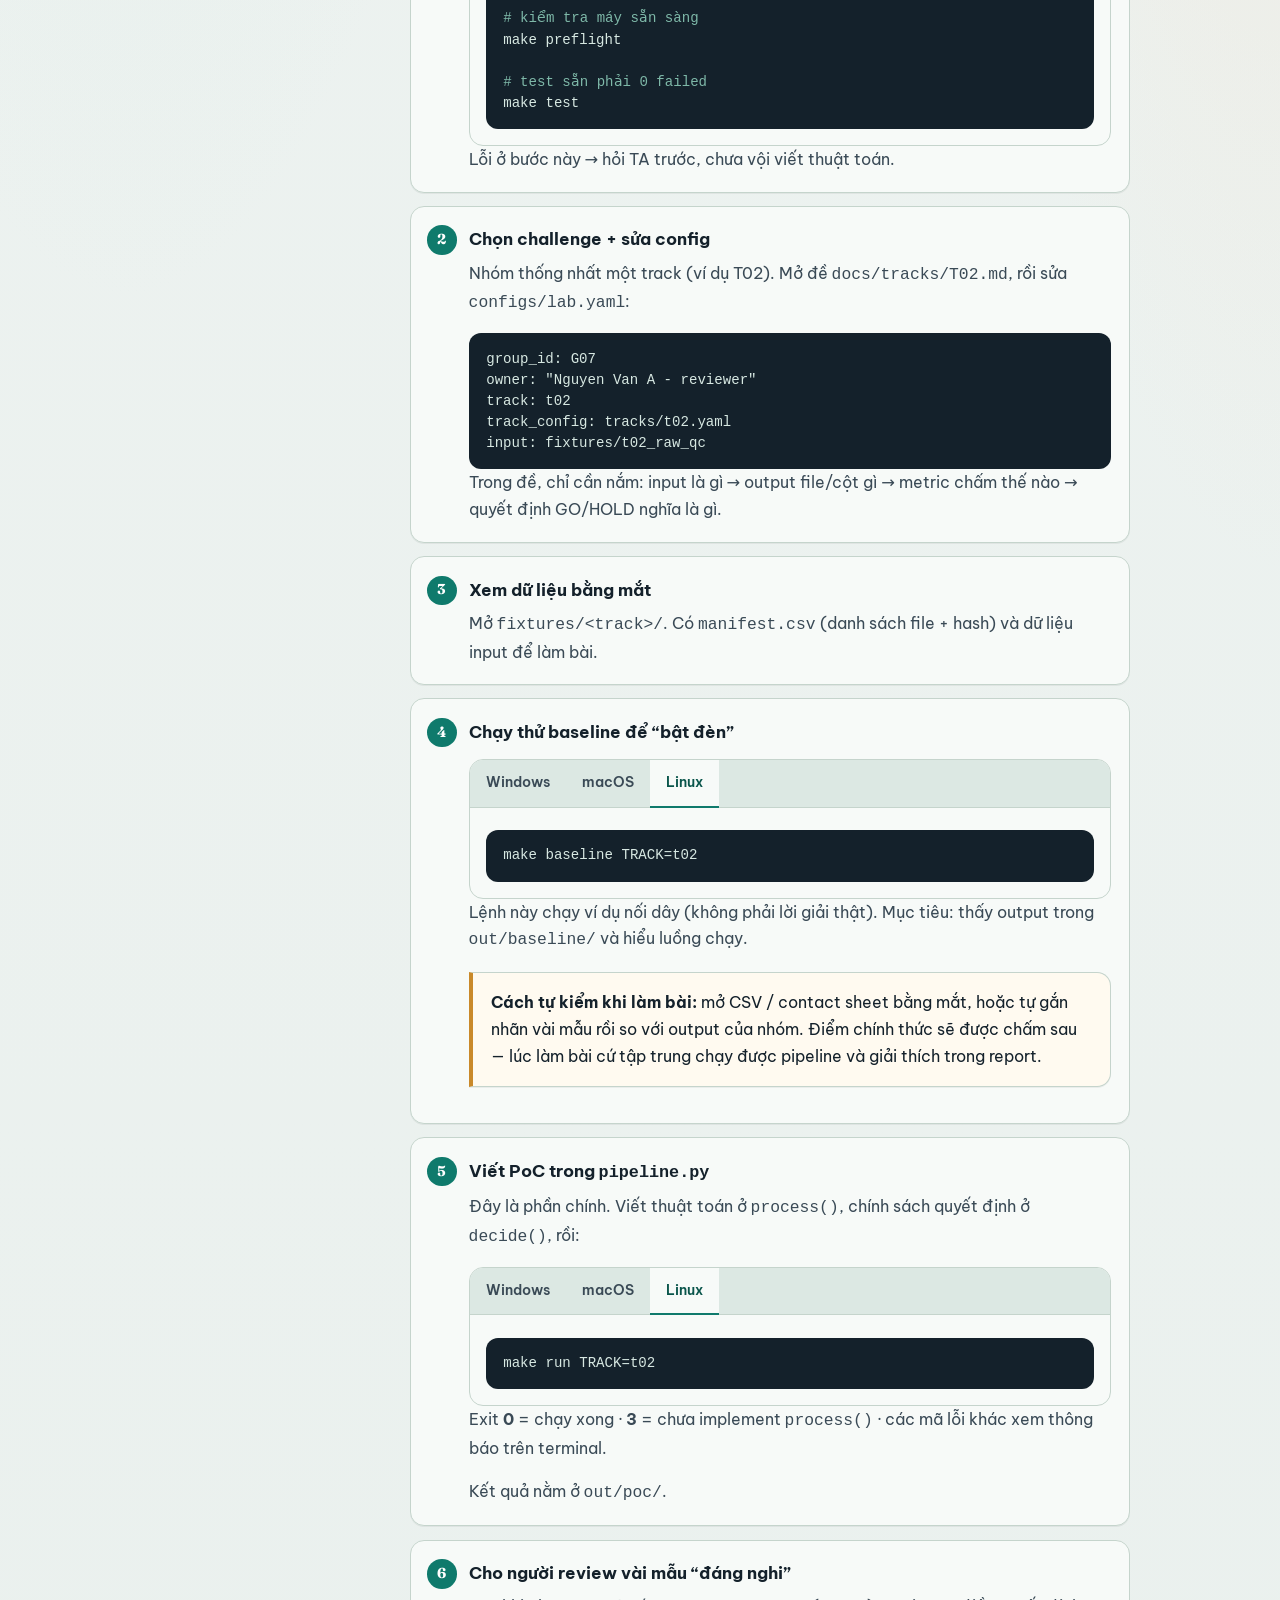
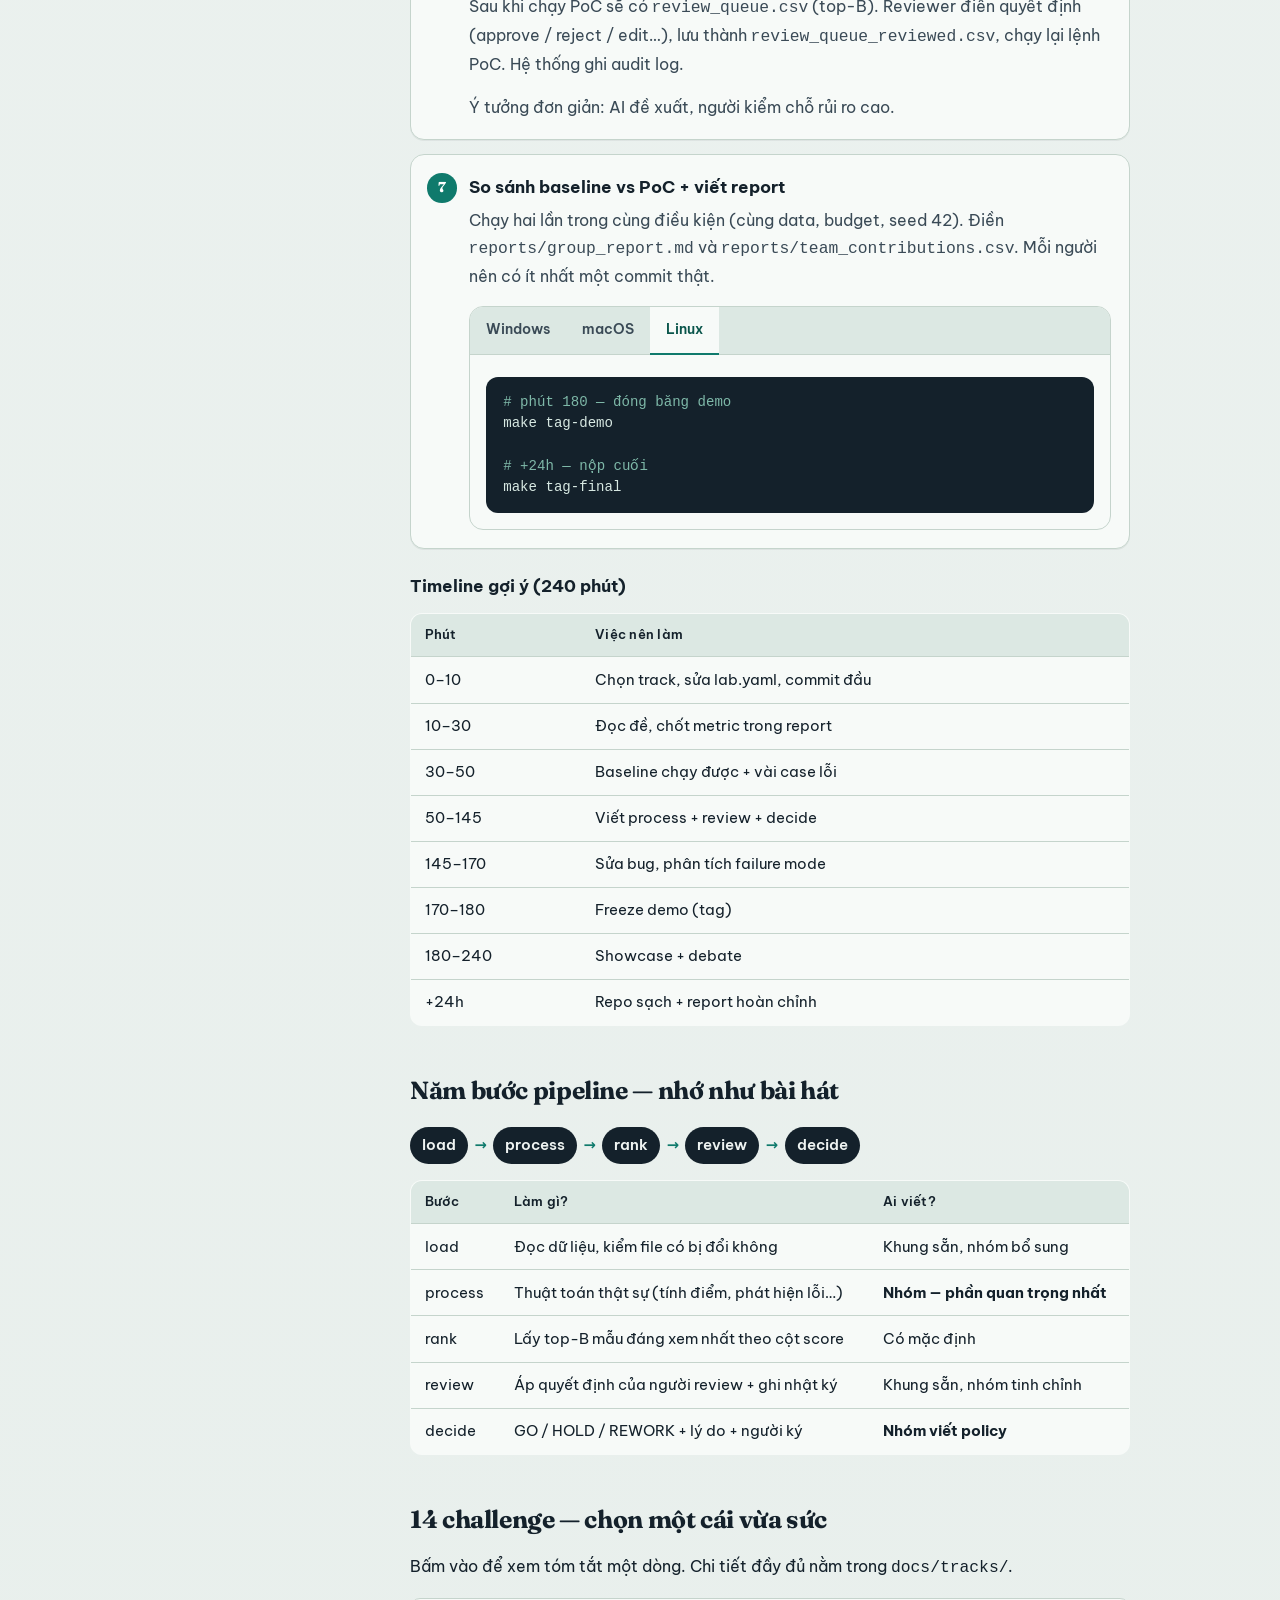
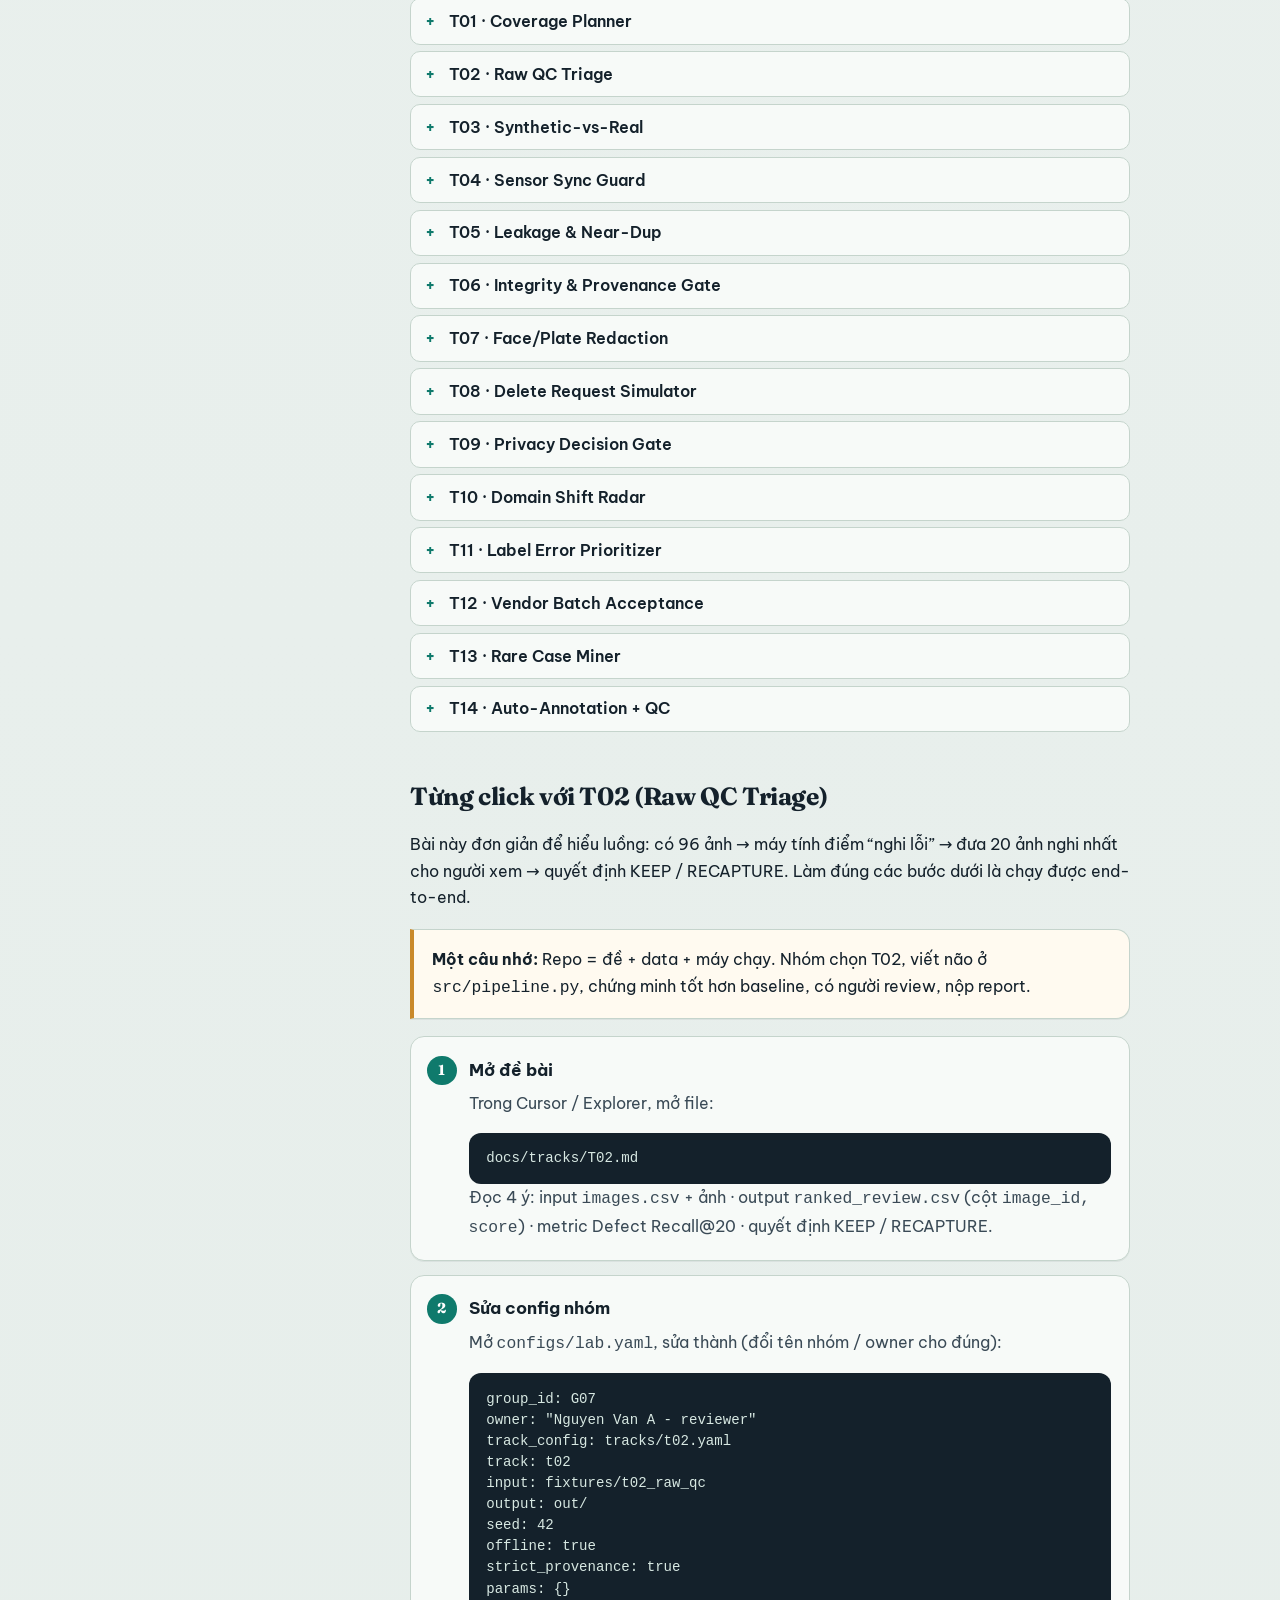
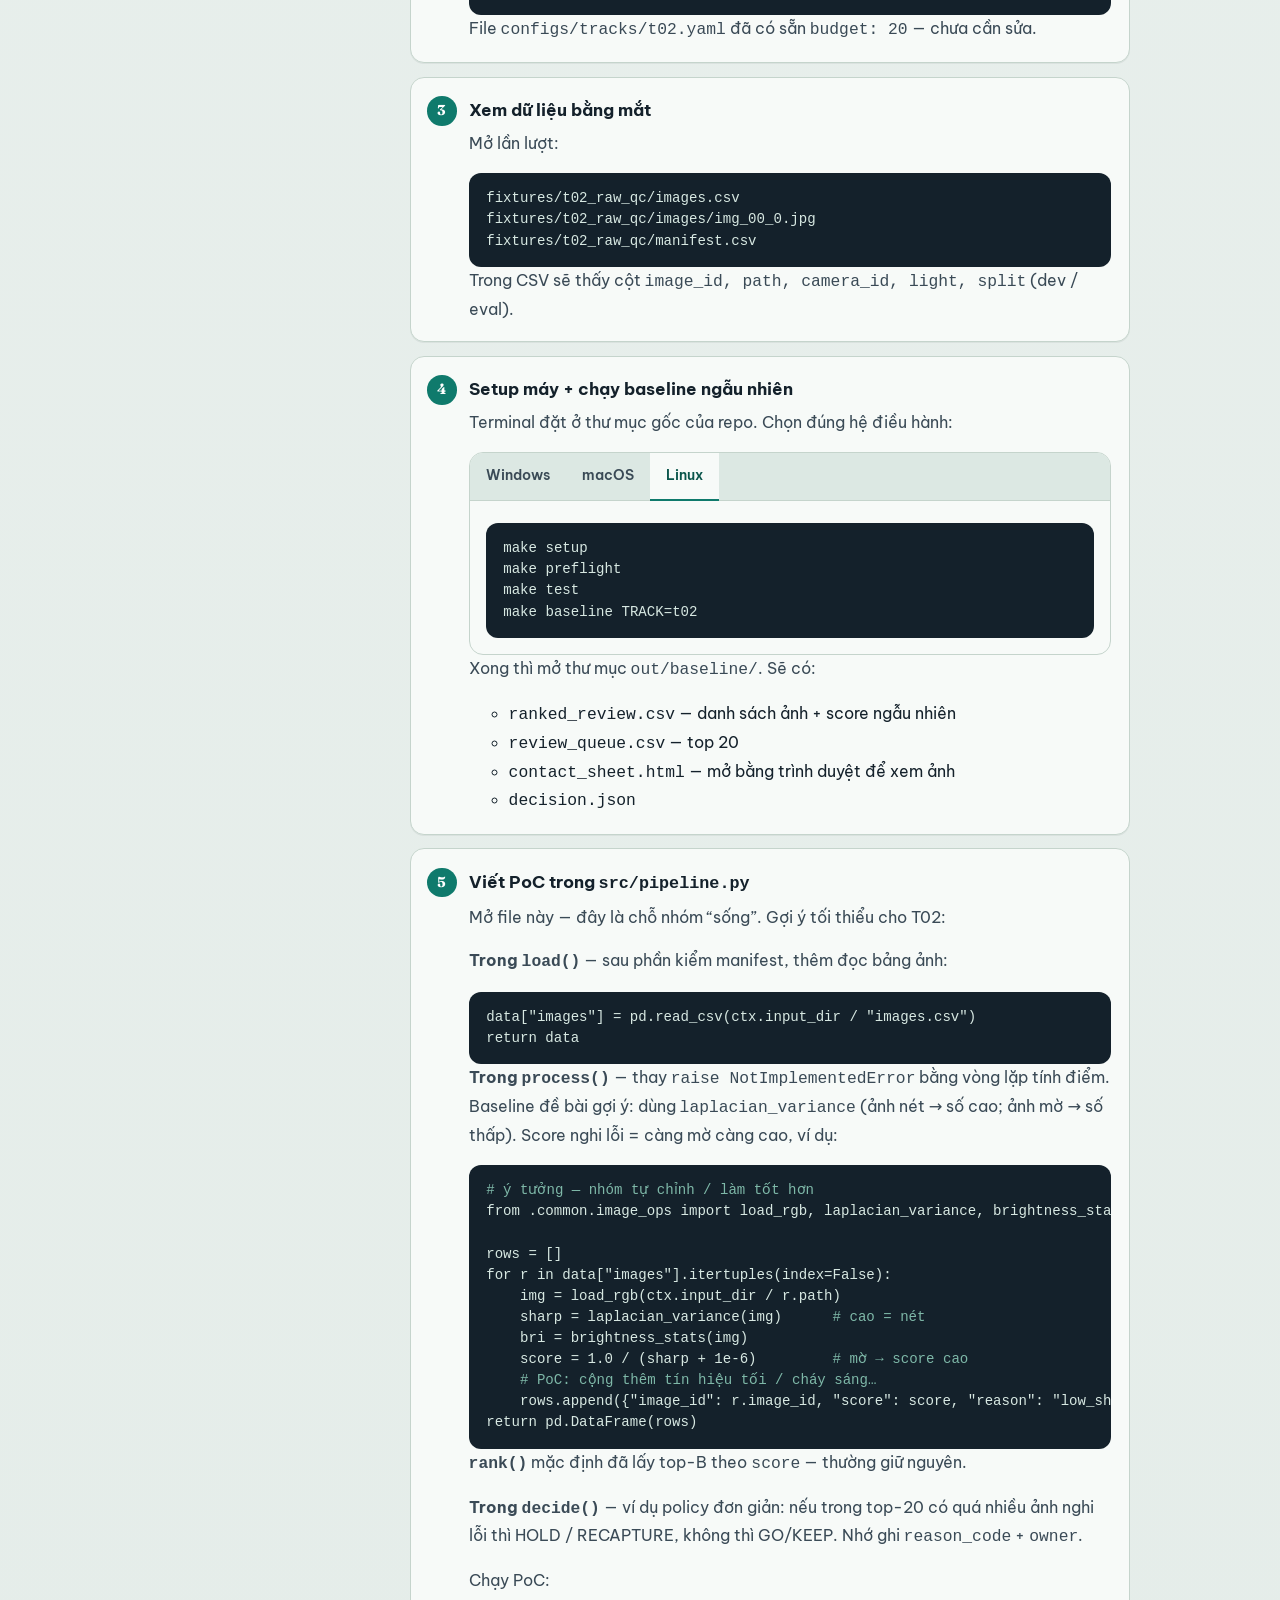
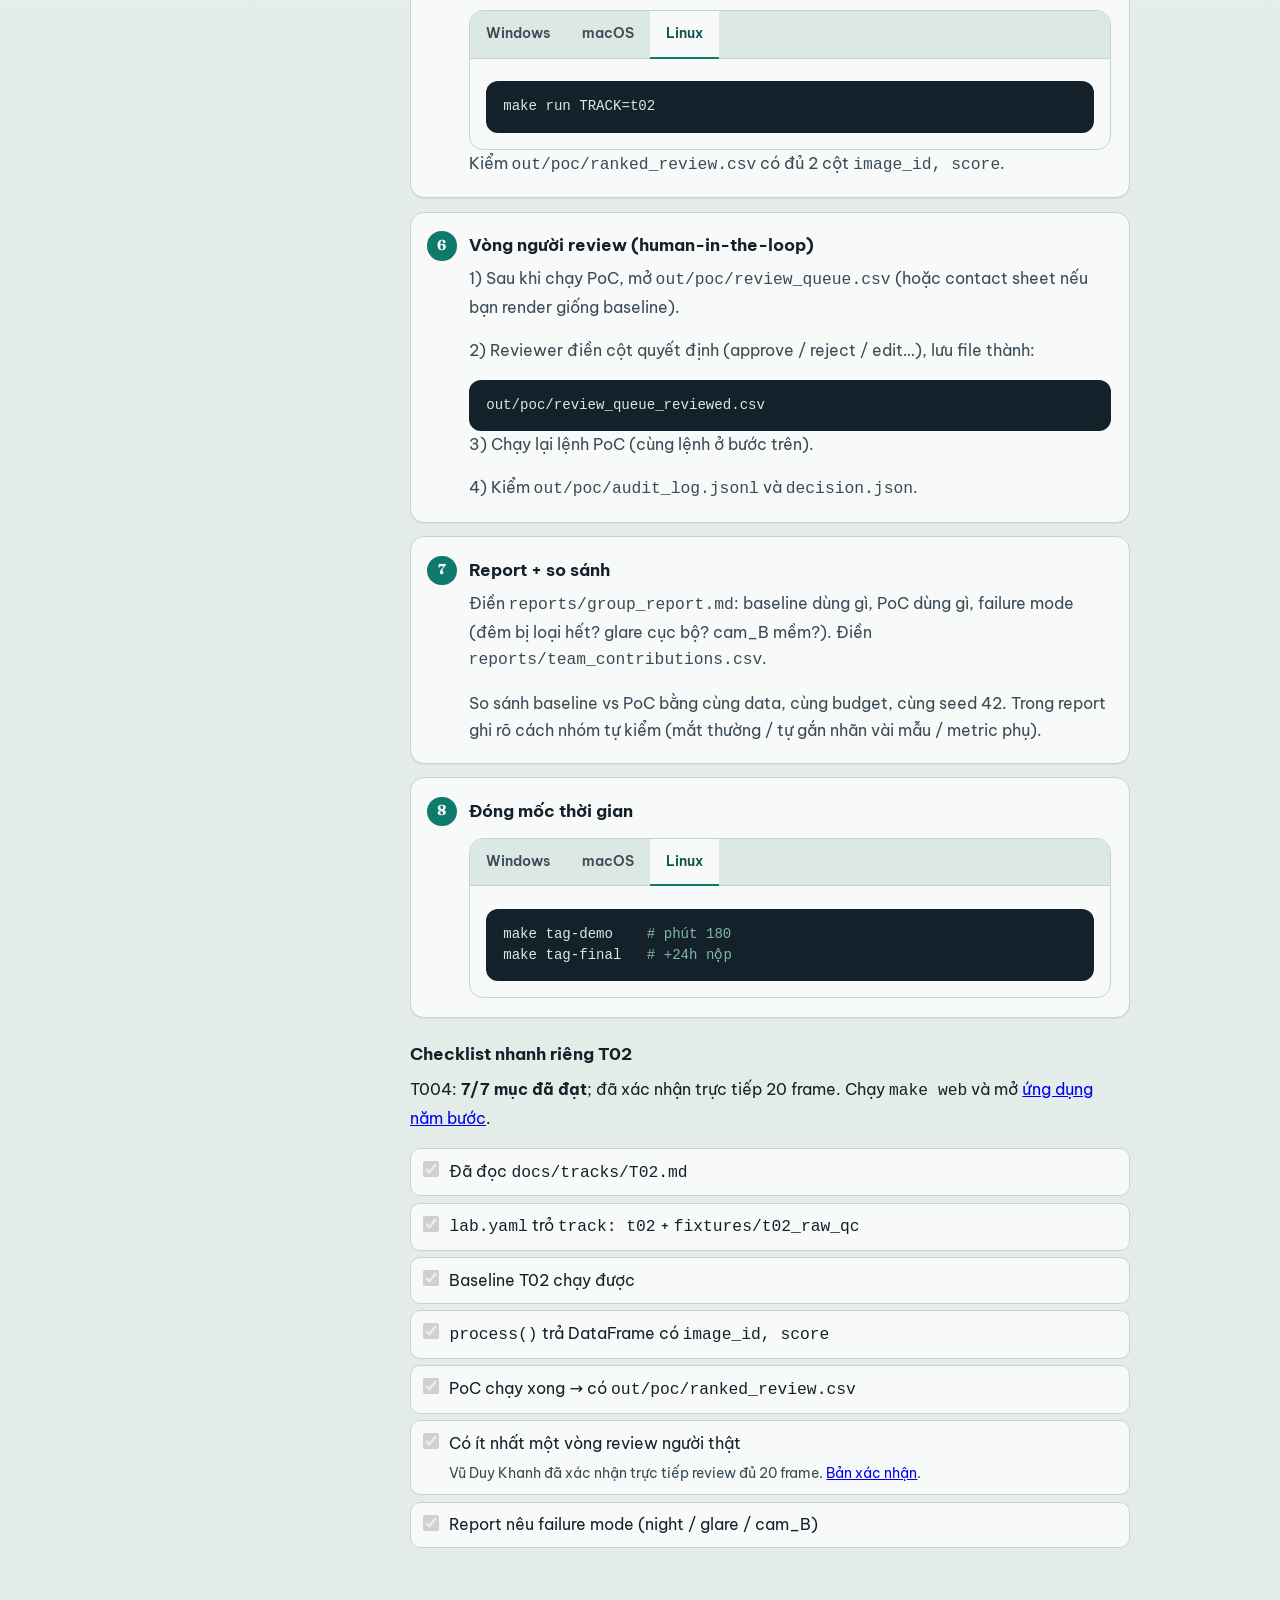
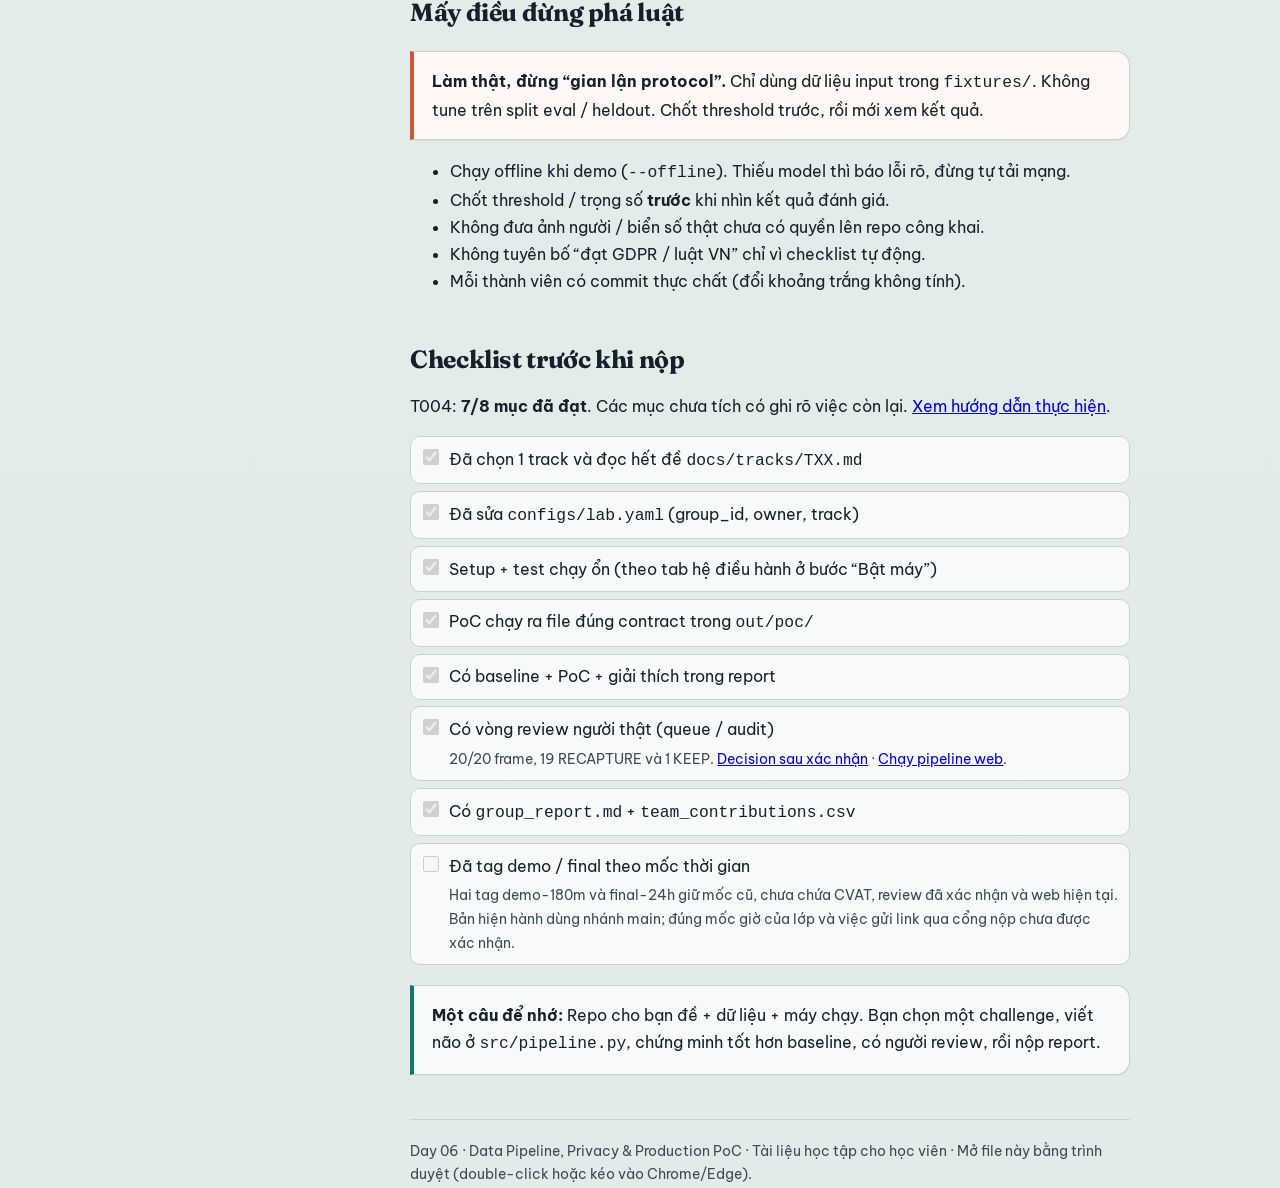
<file: HUONG_DAN_HOC_VIEN.html>
<!DOCTYPE html>
<html lang="vi">
<head>
  <meta charset="UTF-8" />
  <meta name="viewport" content="width=device-width, initial-scale=1" />
  <title>Day 06 · Hướng dẫn học viên — Data Lab</title>
  <link rel="preconnect" href="https://fonts.googleapis.com" />
  <link rel="preconnect" href="https://fonts.gstatic.com" crossorigin />
  <link href="https://fonts.googleapis.com/css2?family=Be+Vietnam+Pro:ital,wght@0,400;0,500;0,600;0,700;1,400&family=Fraunces:opsz,wght@9..144,500;9..144,700&display=swap" rel="stylesheet" />
  <style>
    :root {
      --ink: #14212b;
      --ink-soft: #3a4a56;
      --paper: #eef3f1;
      --paper-2: #e2ebe7;
      --panel: #f7faf8;
      --line: #c5d4cc;
      --teal: #0f7a6c;
      --teal-deep: #0a554b;
      --coral: #d4533a;
      --amber: #c9892a;
      --ok: #1f7a4c;
      --warn: #9a5b12;
      --shadow: 0 1px 0 rgba(20, 33, 43, 0.06);
      --radius: 14px;
      --max: 720px;
      --side: 220px;
    }

    * { box-sizing: border-box; }
    html { scroll-behavior: smooth; }
    body {
      margin: 0;
      color: var(--ink);
      background:
        radial-gradient(ellipse 80% 50% at 10% -10%, #d8ebe4 0%, transparent 55%),
        radial-gradient(ellipse 60% 40% at 100% 0%, #f0e6d8 0%, transparent 50%),
        linear-gradient(180deg, var(--paper) 0%, var(--paper-2) 100%);
      font-family: "Be Vietnam Pro", system-ui, sans-serif;
      font-size: 1.02rem;
      line-height: 1.65;
      min-height: 100vh;
    }

    body::before {
      content: "";
      position: fixed;
      inset: 0;
      pointer-events: none;
      opacity: 0.35;
      background-image:
        linear-gradient(rgba(20, 33, 43, 0.03) 1px, transparent 1px),
        linear-gradient(90deg, rgba(20, 33, 43, 0.03) 1px, transparent 1px);
      background-size: 28px 28px;
      z-index: 0;
    }

    .wrap {
      position: relative;
      z-index: 1;
      display: grid;
      grid-template-columns: var(--side) minmax(0, var(--max));
      gap: 2.5rem;
      max-width: 1100px;
      margin: 0 auto;
      padding: 2rem 1.25rem 4rem;
      justify-content: center;
    }

    nav.toc {
      position: sticky;
      top: 1.25rem;
      align-self: start;
      padding: 1rem 0;
      font-size: 0.82rem;
    }
    nav.toc .label {
      font-family: Fraunces, Georgia, serif;
      font-size: 0.75rem;
      letter-spacing: 0.06em;
      text-transform: uppercase;
      color: var(--ink-soft);
      margin-bottom: 0.75rem;
    }
    nav.toc a {
      display: block;
      color: var(--ink-soft);
      text-decoration: none;
      padding: 0.35rem 0.5rem;
      border-left: 2px solid transparent;
      border-radius: 0 6px 6px 0;
      transition: color 0.15s, border-color 0.15s, background 0.15s;
    }
    nav.toc a:hover,
    nav.toc a:focus-visible {
      color: var(--teal-deep);
      border-left-color: var(--teal);
      background: rgba(15, 122, 108, 0.08);
      outline: none;
    }

    main { min-width: 0; }

    .hero {
      padding: 0.5rem 0 1.75rem;
      border-bottom: 1px solid var(--line);
      margin-bottom: 2rem;
      animation: rise 0.7s ease both;
    }
    .eyebrow {
      display: inline-block;
      font-size: 0.78rem;
      font-weight: 600;
      letter-spacing: 0.04em;
      text-transform: uppercase;
      color: var(--teal-deep);
      margin-bottom: 0.75rem;
    }
    h1 {
      font-family: Fraunces, Georgia, serif;
      font-weight: 700;
      font-size: clamp(2rem, 5vw, 2.75rem);
      line-height: 1.15;
      letter-spacing: -0.02em;
      margin: 0 0 0.85rem;
      color: var(--ink);
    }
    .lede {
      font-size: 1.12rem;
      color: var(--ink-soft);
      max-width: 38em;
      margin: 0;
    }

    section {
      margin-bottom: 2.75rem;
      animation: rise 0.6s ease both;
    }
    section:nth-of-type(1) { animation-delay: 0.05s; }
    section:nth-of-type(2) { animation-delay: 0.1s; }
    section:nth-of-type(3) { animation-delay: 0.15s; }
    section:nth-of-type(4) { animation-delay: 0.2s; }
    section:nth-of-type(5) { animation-delay: 0.25s; }

    h2 {
      font-family: Fraunces, Georgia, serif;
      font-size: 1.55rem;
      font-weight: 700;
      letter-spacing: -0.015em;
      margin: 0 0 0.85rem;
      scroll-margin-top: 1.25rem;
    }
    h3 {
      font-size: 1.05rem;
      font-weight: 650;
      margin: 1.4rem 0 0.5rem;
      color: var(--ink);
    }
    p { margin: 0 0 1rem; }
    p:last-child { margin-bottom: 0; }

    .callout {
      background: var(--panel);
      border: 1px solid var(--line);
      border-left: 4px solid var(--teal);
      border-radius: 0 var(--radius) var(--radius) 0;
      padding: 1rem 1.15rem;
      margin: 1.1rem 0;
      box-shadow: var(--shadow);
    }
    .callout.warn {
      border-left-color: var(--coral);
      background: #fff8f6;
    }
    .callout.tip {
      border-left-color: var(--amber);
      background: #fffaf0;
    }
    .callout strong { color: var(--ink); }

    .map {
      display: grid;
      gap: 0.55rem;
      margin: 1rem 0;
    }
    .map-row {
      display: grid;
      grid-template-columns: minmax(7.5rem, 32%) 1fr;
      gap: 0.75rem;
      align-items: baseline;
      padding: 0.65rem 0.85rem;
      background: var(--panel);
      border: 1px solid var(--line);
      border-radius: 10px;
    }
    .map-row code {
      font-family: ui-monospace, "Cascadia Code", Consolas, monospace;
      font-size: 0.86rem;
      font-weight: 600;
      color: var(--teal-deep);
      word-break: break-all;
    }
    .map-row span { color: var(--ink-soft); font-size: 0.95rem; }

    .steps { counter-reset: step; list-style: none; padding: 0; margin: 1rem 0 0; }
    .steps > li {
      position: relative;
      padding: 1.15rem 1.15rem 1.15rem 3.6rem;
      margin-bottom: 0.85rem;
      background: var(--panel);
      border: 1px solid var(--line);
      border-radius: var(--radius);
      box-shadow: var(--shadow);
    }
    .steps > li::before {
      counter-increment: step;
      content: counter(step);
      position: absolute;
      left: 1rem;
      top: 1.15rem;
      width: 1.85rem;
      height: 1.85rem;
      border-radius: 50%;
      background: var(--teal);
      color: #fff;
      font-weight: 700;
      font-size: 0.9rem;
      display: grid;
      place-items: center;
      font-family: Fraunces, Georgia, serif;
    }
    .steps h3 { margin-top: 0; margin-bottom: 0.4rem; }
    .steps p { color: var(--ink-soft); }

    .pipe {
      display: flex;
      flex-wrap: wrap;
      gap: 0.4rem;
      align-items: center;
      margin: 1rem 0;
      font-weight: 600;
      font-size: 0.92rem;
    }
    .pipe span {
      background: var(--ink);
      color: #eef3f1;
      padding: 0.4rem 0.75rem;
      border-radius: 999px;
    }
    .pipe i {
      font-style: normal;
      color: var(--teal);
      font-weight: 700;
    }

    pre, .cmd {
      font-family: ui-monospace, "Cascadia Code", Consolas, monospace;
      font-size: 0.88rem;
      background: #14212b;
      color: #d7e8e2;
      padding: 0.95rem 1.1rem;
      border-radius: 12px;
      overflow-x: auto;
      margin: 0.75rem 0 0;
      line-height: 1.5;
    }
    .cmd + .cmd { margin-top: 0.5rem; }
    .cmd .c { color: #7eb8a8; }
    .cmd .h { color: #f0c27a; }

    .os-switch {
      margin: 0.85rem 0 0;
      border: 1px solid var(--line);
      border-radius: var(--radius);
      overflow: hidden;
      background: var(--panel);
    }
    .os-tabs {
      display: flex;
      flex-wrap: wrap;
      gap: 0;
      border-bottom: 1px solid var(--line);
      background: #dce8e3;
    }
    .os-tabs button {
      appearance: none;
      border: 0;
      background: transparent;
      font: inherit;
      font-size: 0.88rem;
      font-weight: 600;
      color: var(--ink-soft);
      padding: 0.7rem 1rem;
      cursor: pointer;
      border-bottom: 2px solid transparent;
      margin-bottom: -1px;
    }
    .os-tabs button:hover,
    .os-tabs button:focus-visible {
      color: var(--teal-deep);
      outline: none;
      background: rgba(15, 122, 108, 0.08);
    }
    .os-tabs button[aria-selected="true"] {
      color: var(--teal-deep);
      border-bottom-color: var(--teal);
      background: var(--panel);
    }
    .os-panel {
      display: none;
      padding: 0.85rem 1rem 1rem;
    }
    .os-panel.is-active { display: block; }
    .os-panel > p:first-child { margin-top: 0; }
    .os-panel .cmd { margin-top: 0.55rem; }

    table {
      width: 100%;
      border-collapse: collapse;
      font-size: 0.92rem;
      margin: 0.85rem 0 1rem;
      background: var(--panel);
      border: 1px solid var(--line);
      border-radius: 12px;
      overflow: hidden;
    }
    th, td {
      text-align: left;
      padding: 0.65rem 0.85rem;
      border-bottom: 1px solid var(--line);
      vertical-align: top;
    }
    th {
      background: #dce8e3;
      font-weight: 600;
      font-size: 0.82rem;
      letter-spacing: 0.02em;
    }
    tr:last-child td { border-bottom: none; }

    .tracks {
      display: grid;
      gap: 0.4rem;
      margin-top: 0.75rem;
    }
    details {
      background: var(--panel);
      border: 1px solid var(--line);
      border-radius: 10px;
      padding: 0.55rem 0.9rem;
    }
    details summary {
      cursor: pointer;
      font-weight: 600;
      list-style: none;
      display: flex;
      gap: 0.5rem;
      align-items: baseline;
    }
    details summary::-webkit-details-marker { display: none; }
    details summary::before {
      content: "+";
      color: var(--teal);
      font-weight: 700;
      width: 1rem;
    }
    details[open] summary::before { content: "–"; }
    details p {
      margin: 0.5rem 0 0.25rem;
      font-size: 0.92rem;
      color: var(--ink-soft);
    }

    .checklist {
      list-style: none;
      padding: 0;
      margin: 0.75rem 0 0;
    }
    .checklist li {
      position: relative;
      padding: 0.55rem 0.55rem 0.55rem 2.4rem;
      margin-bottom: 0.4rem;
      background: var(--panel);
      border: 1px solid var(--line);
      border-radius: 10px;
    }
    .checklist input[type="checkbox"] {
      position: absolute;
      left: 0.75rem;
      top: 0.75rem;
      width: 1rem;
      height: 1rem;
      margin: 0;
      accent-color: var(--teal);
      opacity: 1;
    }
    .checklist .pending-note {
      display: block;
      margin-top: 0.3rem;
      color: var(--ink-soft);
      font-size: 0.9rem;
    }

    .who {
      display: grid;
      grid-template-columns: 1fr 1fr;
      gap: 0.75rem;
      margin: 1rem 0;
    }
    .who div {
      padding: 1rem;
      border-radius: var(--radius);
      border: 1px solid var(--line);
      background: var(--panel);
    }
    .who h3 { margin: 0 0 0.4rem; font-size: 1rem; }
    .who .stu { border-top: 3px solid var(--teal); }
    .who .tea { border-top: 3px solid var(--coral); }
    .who ul { margin: 0.4rem 0 0; padding-left: 1.1rem; color: var(--ink-soft); font-size: 0.92rem; }

    footer {
      margin-top: 2rem;
      padding-top: 1.25rem;
      border-top: 1px solid var(--line);
      font-size: 0.88rem;
      color: var(--ink-soft);
    }

    @keyframes rise {
      from { opacity: 0; transform: translateY(10px); }
      to { opacity: 1; transform: none; }
    }

    @media (max-width: 860px) {
      .wrap {
        grid-template-columns: 1fr;
        gap: 0;
        padding-top: 1rem;
      }
      nav.toc {
        position: relative;
        top: 0;
        display: flex;
        flex-wrap: wrap;
        gap: 0.25rem 0.75rem;
        margin-bottom: 1.25rem;
        padding: 0.75rem 0;
        border-bottom: 1px solid var(--line);
      }
      nav.toc .label { width: 100%; margin-bottom: 0.25rem; }
      nav.toc a {
        border-left: none;
        padding: 0.25rem 0;
        white-space: nowrap;
      }
      .map-row { grid-template-columns: 1fr; gap: 0.2rem; }
      .who { grid-template-columns: 1fr; }
      .steps > li { padding-left: 3.4rem; }
    }

    @media (prefers-reduced-motion: reduce) {
      html { scroll-behavior: auto; }
      .hero, section { animation: none; }
    }
  </style>
</head>
<body>
  <div class="wrap">
    <nav class="toc" aria-label="Mục lục">
      <div class="label">Mục lục</div>
      <a href="#lab-la-gi">Lab là gì?</a>
      <a href="#ban-do">Bản đồ thư mục</a>
      <a href="#quy-trinh">Quy trình làm</a>
      <a href="#pipeline">5 bước pipeline</a>
      <a href="#tracks">14 challenge</a>
      <a href="#t02">Từng click · T02</a>
      <a href="#luu-y">Lưu ý quan trọng</a>
      <a href="#checklist">Checklist nộp</a>
    </nav>

    <main>
      <header class="hero">
        <div class="eyebrow">AI20K · Day 06 · Data Lab</div>
        <h1>Hướng dẫn học viên</h1>
        <p class="lede">
          Đọc trang này như một tờ giấy hướng dẫn trên bàn làm việc.
          Không cần giỏi code trước — chỉ cần biết mình đang làm gì, mở file nào, và chạy lệnh nào.
        </p>
      </header>

      <section id="lab-la-gi">
        <h2>Lab này là gì vậy?</h2>
        <p>
          Tưởng tượng nhóm bạn đang vận hành một <strong>dây chuyền dữ liệu mini</strong> cho AI:
          nhận dữ liệu → kiểm chất lượng / privacy → đưa vài mẫu “đáng nghi” cho người xem → quyết định
          <strong>GO</strong> (xuất), <strong>HOLD</strong> (dừng), hoặc <strong>REWORK</strong> (làm lại).
        </p>
        <p>
          Trong 4 giờ (+ 24 giờ hoàn thiện), nhóm chọn <strong>một</strong> trong 14 challenge (T01–T14),
          viết phần “não” của dây chuyền, rồi chứng minh PoC của mình tốt hơn một baseline đơn giản.
        </p>
        <div class="callout tip">
          <strong>Tin vui:</strong> Repo đã chuẩn bị sẵn dữ liệu giả, thước đo điểm, và nút chạy.
          Việc của nhóm chủ yếu nằm ở một file: <code>src/pipeline.py</code>.
        </div>
      </section>

      <section id="ban-do">
        <h2>Bản đồ thư mục (tiếng người)</h2>
        <p>Mọi thứ bạn cần đều nằm trong repo này. Chỉ cần biết mở đúng chỗ:</p>
        <div class="map">
          <div class="map-row"><code>docs/tracks/TXX.md</code><span>Đề bài chi tiết — đọc cái này trước khi code</span></div>
          <div class="map-row"><code>fixtures/…</code><span>Dữ liệu đề (ảnh/CSV) để pipeline đọc</span></div>
          <div class="map-row"><code>configs/lab.yaml</code><span>Chọn track, tên nhóm, người ký duyệt</span></div>
          <div class="map-row"><code>src/pipeline.py</code><span>File chính nhóm viết — não của PoC</span></div>
          <div class="map-row"><code>src/main.py</code><span>Máy chạy 5 bước — đừng sửa</span></div>
          <div class="map-row"><code>src/examples/…</code><span>Ví dụ nối dây (random baseline) để hiểu luồng</span></div>
          <div class="map-row"><code>reports/</code><span>Báo cáo, bảng số, đóng góp thành viên</span></div>
          <div class="map-row"><code>Makefile</code><span>Lệnh tắt trên macOS/Linux: setup, run, test… (Windows dùng lệnh Python)</span></div>
        </div>
      </section>

      <section id="quy-trinh">
        <h2>Quy trình làm bài — làm lần lượt</h2>
        <ol class="steps">
          <li>
            <h3>Bật máy (≈ 5 phút)</h3>
            <p>Mở terminal trong thư mục gốc của repo. Chọn đúng hệ điều hành:</p>
            <div class="os-switch" data-os-switch>
              <div class="os-tabs" role="tablist" aria-label="Hệ điều hành">
                <button type="button" role="tab" aria-selected="true" data-os="windows">Windows</button>
                <button type="button" role="tab" aria-selected="false" data-os="mac">macOS</button>
                <button type="button" role="tab" aria-selected="false" data-os="linux">Linux</button>
              </div>
              <div class="os-panel is-active" role="tabpanel" data-os-panel="windows">
                <p>PowerShell thường <strong>không có</strong> <code>make</code> — dùng Python trực tiếp (cần lệnh <code>python</code> chạy được):</p>
                <pre class="cmd"><span class="c"># tạo môi trường + cài thư viện</span>
python -m venv .venv
.\.venv\Scripts\python.exe -m pip install --upgrade pip
.\.venv\Scripts\python.exe -m pip install -r requirements.txt

<span class="c"># kiểm tra máy sẵn sàng</span>
.\.venv\Scripts\python.exe -m tools.preflight

<span class="c"># test sẵn phải 0 failed</span>
.\.venv\Scripts\python.exe -m pytest -q</pre>
              </div>
              <div class="os-panel" role="tabpanel" data-os-panel="mac" hidden>
                <p>Terminal · cần <code>make</code> (thường đi kèm Xcode CLT: <code>xcode-select --install</code>) và Python 3:</p>
                <pre class="cmd"><span class="c"># tạo môi trường + cài thư viện</span>
make setup

<span class="c"># kiểm tra máy sẵn sàng</span>
make preflight

<span class="c"># test sẵn phải 0 failed</span>
make test</pre>
              </div>
              <div class="os-panel" role="tabpanel" data-os-panel="linux" hidden>
                <p>Terminal · cần <code>make</code> + Python 3 (ví dụ Ubuntu: <code>sudo apt install make python3 python3-venv python3-pip</code>):</p>
                <pre class="cmd"><span class="c"># tạo môi trường + cài thư viện</span>
make setup

<span class="c"># kiểm tra máy sẵn sàng</span>
make preflight

<span class="c"># test sẵn phải 0 failed</span>
make test</pre>
              </div>
            </div>
            <p>Lỗi ở bước này → hỏi TA trước, chưa vội viết thuật toán.</p>
          </li>
          <li>
            <h3>Chọn challenge + sửa config</h3>
            <p>Nhóm thống nhất một track (ví dụ T02). Mở đề <code>docs/tracks/T02.md</code>, rồi sửa <code>configs/lab.yaml</code>:</p>
            <pre class="cmd">group_id: G07
owner: "Nguyen Van A - reviewer"
track: t02
track_config: tracks/t02.yaml
input: fixtures/t02_raw_qc</pre>
            <p>Trong đề, chỉ cần nắm: input là gì → output file/cột gì → metric chấm thế nào → quyết định GO/HOLD nghĩa là gì.</p>
          </li>
          <li>
            <h3>Xem dữ liệu bằng mắt</h3>
            <p>Mở <code>fixtures/&lt;track&gt;/</code>. Có <code>manifest.csv</code> (danh sách file + hash) và dữ liệu input để làm bài.</p>
          </li>
          <li>
            <h3>Chạy thử baseline để “bật đèn”</h3>
            <div class="os-switch" data-os-switch>
              <div class="os-tabs" role="tablist" aria-label="Hệ điều hành — baseline">
                <button type="button" role="tab" aria-selected="true" data-os="windows">Windows</button>
                <button type="button" role="tab" aria-selected="false" data-os="mac">macOS</button>
                <button type="button" role="tab" aria-selected="false" data-os="linux">Linux</button>
              </div>
              <div class="os-panel is-active" role="tabpanel" data-os-panel="windows">
                <pre class="cmd">.\.venv\Scripts\python.exe -m src.main --track t02 --pipeline src.examples.random_baseline --output out/baseline --run-name baseline --offline --seed 42</pre>
              </div>
              <div class="os-panel" role="tabpanel" data-os-panel="mac" hidden>
                <pre class="cmd">make baseline TRACK=t02</pre>
              </div>
              <div class="os-panel" role="tabpanel" data-os-panel="linux" hidden>
                <pre class="cmd">make baseline TRACK=t02</pre>
              </div>
            </div>
            <p>Lệnh này chạy ví dụ nối dây (không phải lời giải thật). Mục tiêu: thấy output trong <code>out/baseline/</code> và hiểu luồng chạy.</p>
            <div class="callout tip">
              <strong>Cách tự kiểm khi làm bài:</strong> mở CSV / contact sheet bằng mắt, hoặc tự gắn nhãn vài mẫu rồi so với output của nhóm.
              Điểm chính thức sẽ được chấm sau — lúc làm bài cứ tập trung chạy được pipeline và giải thích trong report.
            </div>
          </li>
          <li>
            <h3>Viết PoC trong <code>pipeline.py</code></h3>
            <p>Đây là phần chính. Viết thuật toán ở <code>process()</code>, chính sách quyết định ở <code>decide()</code>, rồi:</p>
            <div class="os-switch" data-os-switch>
              <div class="os-tabs" role="tablist" aria-label="Hệ điều hành — run">
                <button type="button" role="tab" aria-selected="true" data-os="windows">Windows</button>
                <button type="button" role="tab" aria-selected="false" data-os="mac">macOS</button>
                <button type="button" role="tab" aria-selected="false" data-os="linux">Linux</button>
              </div>
              <div class="os-panel is-active" role="tabpanel" data-os-panel="windows">
                <pre class="cmd">.\.venv\Scripts\python.exe -m src.main --config configs/lab.yaml --track t02 --output out/poc --run-name poc --offline --seed 42</pre>
              </div>
              <div class="os-panel" role="tabpanel" data-os-panel="mac" hidden>
                <pre class="cmd">make run TRACK=t02</pre>
              </div>
              <div class="os-panel" role="tabpanel" data-os-panel="linux" hidden>
                <pre class="cmd">make run TRACK=t02</pre>
              </div>
            </div>
            <p>Exit <strong>0</strong> = chạy xong · <strong>3</strong> = chưa implement <code>process()</code> · các mã lỗi khác xem thông báo trên terminal.</p>
            <p>Kết quả nằm ở <code>out/poc/</code>.</p>
          </li>
          <li>
            <h3>Cho người review vài mẫu “đáng nghi”</h3>
            <p>Sau khi chạy PoC sẽ có <code>review_queue.csv</code> (top-B). Reviewer điền quyết định (approve / reject / edit…), lưu thành <code>review_queue_reviewed.csv</code>, chạy lại lệnh PoC. Hệ thống ghi audit log.</p>
            <p>Ý tưởng đơn giản: AI đề xuất, người kiểm chỗ rủi ro cao.</p>
          </li>
          <li>
            <h3>So sánh baseline vs PoC + viết report</h3>
            <p>Chạy hai lần trong cùng điều kiện (cùng data, budget, seed 42). Điền <code>reports/group_report.md</code> và <code>reports/team_contributions.csv</code>. Mỗi người nên có ít nhất một commit thật.</p>
            <div class="os-switch" data-os-switch>
              <div class="os-tabs" role="tablist" aria-label="Hệ điều hành — tag">
                <button type="button" role="tab" aria-selected="true" data-os="windows">Windows</button>
                <button type="button" role="tab" aria-selected="false" data-os="mac">macOS</button>
                <button type="button" role="tab" aria-selected="false" data-os="linux">Linux</button>
              </div>
              <div class="os-panel is-active" role="tabpanel" data-os-panel="windows">
                <pre class="cmd"><span class="c"># phút 180 — đóng băng demo</span>
git tag -a demo-180m -m "Demo freeze at minute 180"

<span class="c"># +24h — nộp cuối</span>
git tag -a final-24h -m "Final submission"</pre>
              </div>
              <div class="os-panel" role="tabpanel" data-os-panel="mac" hidden>
                <pre class="cmd"><span class="c"># phút 180 — đóng băng demo</span>
make tag-demo

<span class="c"># +24h — nộp cuối</span>
make tag-final</pre>
              </div>
              <div class="os-panel" role="tabpanel" data-os-panel="linux" hidden>
                <pre class="cmd"><span class="c"># phút 180 — đóng băng demo</span>
make tag-demo

<span class="c"># +24h — nộp cuối</span>
make tag-final</pre>
              </div>
            </div>
          </li>
        </ol>

        <h3>Timeline gợi ý (240 phút)</h3>
        <table>
          <thead>
            <tr><th>Phút</th><th>Việc nên làm</th></tr>
          </thead>
          <tbody>
            <tr><td>0–10</td><td>Chọn track, sửa lab.yaml, commit đầu</td></tr>
            <tr><td>10–30</td><td>Đọc đề, chốt metric trong report</td></tr>
            <tr><td>30–50</td><td>Baseline chạy được + vài case lỗi</td></tr>
            <tr><td>50–145</td><td>Viết process + review + decide</td></tr>
            <tr><td>145–170</td><td>Sửa bug, phân tích failure mode</td></tr>
            <tr><td>170–180</td><td>Freeze demo (tag)</td></tr>
            <tr><td>180–240</td><td>Showcase + debate</td></tr>
            <tr><td>+24h</td><td>Repo sạch + report hoàn chỉnh</td></tr>
          </tbody>
        </table>
      </section>

      <section id="pipeline">
        <h2>Năm bước pipeline — nhớ như bài hát</h2>
        <div class="pipe" aria-label="Luồng pipeline">
          <span>load</span><i>→</i>
          <span>process</span><i>→</i>
          <span>rank</span><i>→</i>
          <span>review</span><i>→</i>
          <span>decide</span>
        </div>
        <table>
          <thead>
            <tr><th>Bước</th><th>Làm gì?</th><th>Ai viết?</th></tr>
          </thead>
          <tbody>
            <tr><td>load</td><td>Đọc dữ liệu, kiểm file có bị đổi không</td><td>Khung sẵn, nhóm bổ sung</td></tr>
            <tr><td>process</td><td>Thuật toán thật sự (tính điểm, phát hiện lỗi…)</td><td><strong>Nhóm — phần quan trọng nhất</strong></td></tr>
            <tr><td>rank</td><td>Lấy top-B mẫu đáng xem nhất theo cột score</td><td>Có mặc định</td></tr>
            <tr><td>review</td><td>Áp quyết định của người review + ghi nhật ký</td><td>Khung sẵn, nhóm tinh chỉnh</td></tr>
            <tr><td>decide</td><td>GO / HOLD / REWORK + lý do + người ký</td><td><strong>Nhóm viết policy</strong></td></tr>
          </tbody>
        </table>
      </section>

      <section id="tracks">
        <h2>14 challenge — chọn một cái vừa sức</h2>
        <p>Bấm vào để xem tóm tắt một dòng. Chi tiết đầy đủ nằm trong <code>docs/tracks/</code>.</p>
        <div class="tracks">
          <details><summary>T01 · Coverage Planner</summary><p>Chọn clip để phủ đủ các ô coverage mục tiêu.</p></details>
          <details><summary>T02 · Raw QC Triage</summary><p>Xếp hạng ảnh nghi lỗi (mờ, lóa, tối…) để người review tìm được nhiều lỗi nhất.</p></details>
          <details><summary>T03 · Synthetic-vs-Real</summary><p>Kiểm transform dữ liệu synthetic so với thật.</p></details>
          <details><summary>T04 · Sensor Sync Guard</summary><p>Ghép cặp sensor đúng thời gian (trong ngưỡng ms).</p></details>
          <details><summary>T05 · Leakage &amp; Near-Dup</summary><p>Tìm ảnh gần trùng / rò rỉ giữa các split.</p></details>
          <details><summary>T06 · Integrity &amp; Provenance Gate</summary><p>Cổng xuất bản: phát hiện lỗi “âm thầm” trước khi release.</p></details>
          <details><summary>T07 · Face/Plate Redaction</summary><p>Che mặt / biển số; đừng che quá tay.</p></details>
          <details><summary>T08 · Delete Request Simulator</summary><p>Mô phỏng yêu cầu xóa dữ liệu — xóa đủ, không xóa nhầm.</p></details>
          <details><summary>T09 · Privacy Decision Gate</summary><p>Quyết định privacy GO/HOLD cho từng case nhạy cảm.</p></details>
          <details><summary>T10 · Domain Shift Radar</summary><p>Đo mức “dữ liệu lệch domain” có liên quan tới tụt hiệu năng không.</p></details>
          <details><summary>T11 · Label Error Prioritizer</summary><p>Ưu tiên mẫu nghi nhãn sai để người review sửa.</p></details>
          <details><summary>T12 · Vendor Batch Acceptance</summary><p>Nhận / từ chối batch từ vendor theo chất lượng.</p></details>
          <details><summary>T13 · Rare Case Miner</summary><p>Đào các case hiếm để tăng coverage rủi ro.</p></details>
          <details><summary>T14 · Auto-Annotation + QC</summary><p>Tự gắn nhãn + kiểm chất lượng detection.</p></details>
        </div>
      </section>

      <section id="t02">
        <h2>Từng click với T02 (Raw QC Triage)</h2>
        <p>
          Bài này đơn giản để hiểu luồng: có 96 ảnh → máy tính điểm “nghi lỗi” → đưa 20 ảnh nghi nhất cho người xem → quyết định KEEP / RECAPTURE.
          Làm đúng các bước dưới là chạy được end-to-end.
        </p>

        <div class="callout tip">
          <strong>Một câu nhớ:</strong> Repo = đề + data + máy chạy.
          Nhóm chọn T02, viết não ở <code>src/pipeline.py</code>, chứng minh tốt hơn baseline, có người review, nộp report.
        </div>

        <ol class="steps">
          <li>
            <h3>Mở đề bài</h3>
            <p>Trong Cursor / Explorer, mở file:</p>
            <pre class="cmd">docs/tracks/T02.md</pre>
            <p>Đọc 4 ý: input <code>images.csv</code> + ảnh · output <code>ranked_review.csv</code> (cột <code>image_id, score</code>) · metric Defect Recall@20 · quyết định KEEP / RECAPTURE.</p>
          </li>
          <li>
            <h3>Sửa config nhóm</h3>
            <p>Mở <code>configs/lab.yaml</code>, sửa thành (đổi tên nhóm / owner cho đúng):</p>
            <pre class="cmd">group_id: G07
owner: "Nguyen Van A - reviewer"
track_config: tracks/t02.yaml
track: t02
input: fixtures/t02_raw_qc
output: out/
seed: 42
offline: true
strict_provenance: true
params: {}</pre>
            <p>File <code>configs/tracks/t02.yaml</code> đã có sẵn <code>budget: 20</code> — chưa cần sửa.</p>
          </li>
          <li>
            <h3>Xem dữ liệu bằng mắt</h3>
            <p>Mở lần lượt:</p>
            <pre class="cmd">fixtures/t02_raw_qc/images.csv
fixtures/t02_raw_qc/images/img_00_0.jpg
fixtures/t02_raw_qc/manifest.csv</pre>
            <p>Trong CSV sẽ thấy cột <code>image_id, path, camera_id, light, split</code> (dev / eval).</p>
          </li>
          <li>
            <h3>Setup máy + chạy baseline ngẫu nhiên</h3>
            <p>Terminal đặt ở thư mục gốc của repo. Chọn đúng hệ điều hành:</p>
            <div class="os-switch" data-os-switch>
              <div class="os-tabs" role="tablist" aria-label="Hệ điều hành — setup T02">
                <button type="button" role="tab" aria-selected="true" data-os="windows">Windows</button>
                <button type="button" role="tab" aria-selected="false" data-os="mac">macOS</button>
                <button type="button" role="tab" aria-selected="false" data-os="linux">Linux</button>
              </div>
              <div class="os-panel is-active" role="tabpanel" data-os-panel="windows">
                <pre class="cmd">python -m venv .venv
.\.venv\Scripts\python.exe -m pip install --upgrade pip
.\.venv\Scripts\python.exe -m pip install -r requirements.txt
.\.venv\Scripts\python.exe -m tools.preflight
.\.venv\Scripts\python.exe -m pytest -q
.\.venv\Scripts\python.exe -m src.main --track t02 --pipeline src.examples.random_baseline --output out/baseline --run-name baseline --offline --seed 42</pre>
              </div>
              <div class="os-panel" role="tabpanel" data-os-panel="mac" hidden>
                <pre class="cmd">make setup
make preflight
make test
make baseline TRACK=t02</pre>
              </div>
              <div class="os-panel" role="tabpanel" data-os-panel="linux" hidden>
                <pre class="cmd">make setup
make preflight
make test
make baseline TRACK=t02</pre>
              </div>
            </div>
            <p>Xong thì mở thư mục <code>out/baseline/</code>. Sẽ có:</p>
            <ul>
              <li><code>ranked_review.csv</code> — danh sách ảnh + score ngẫu nhiên</li>
              <li><code>review_queue.csv</code> — top 20</li>
              <li><code>contact_sheet.html</code> — mở bằng trình duyệt để xem ảnh</li>
              <li><code>decision.json</code></li>
            </ul>
          </li>
          <li>
            <h3>Viết PoC trong <code>src/pipeline.py</code></h3>
            <p>Mở file này — đây là chỗ nhóm “sống”. Gợi ý tối thiểu cho T02:</p>
            <p><strong>Trong <code>load()</code></strong> — sau phần kiểm manifest, thêm đọc bảng ảnh:</p>
            <pre class="cmd">data["images"] = pd.read_csv(ctx.input_dir / "images.csv")
return data</pre>
            <p><strong>Trong <code>process()</code></strong> — thay <code>raise NotImplementedError</code> bằng vòng lặp tính điểm. Baseline đề bài gợi ý: dùng <code>laplacian_variance</code> (ảnh nét → số cao; ảnh mờ → số thấp). Score nghi lỗi = càng mờ càng cao, ví dụ:</p>
            <pre class="cmd"><span class="c"># ý tưởng — nhóm tự chỉnh / làm tốt hơn</span>
from .common.image_ops import load_rgb, laplacian_variance, brightness_stats

rows = []
for r in data["images"].itertuples(index=False):
    img = load_rgb(ctx.input_dir / r.path)
    sharp = laplacian_variance(img)      <span class="c"># cao = nét</span>
    bri = brightness_stats(img)
    score = 1.0 / (sharp + 1e-6)         <span class="c"># mờ → score cao</span>
    <span class="c"># PoC: cộng thêm tín hiệu tối / cháy sáng…</span>
    rows.append({"image_id": r.image_id, "score": score, "reason": "low_sharpness"})
return pd.DataFrame(rows)</pre>
            <p><strong><code>rank()</code></strong> mặc định đã lấy top-B theo <code>score</code> — thường giữ nguyên.</p>
            <p><strong>Trong <code>decide()</code></strong> — ví dụ policy đơn giản: nếu trong top-20 có quá nhiều ảnh nghi lỗi thì HOLD / RECAPTURE, không thì GO/KEEP. Nhớ ghi <code>reason_code</code> + <code>owner</code>.</p>
            <p>Chạy PoC:</p>
            <div class="os-switch" data-os-switch>
              <div class="os-tabs" role="tablist" aria-label="Hệ điều hành — run PoC">
                <button type="button" role="tab" aria-selected="true" data-os="windows">Windows</button>
                <button type="button" role="tab" aria-selected="false" data-os="mac">macOS</button>
                <button type="button" role="tab" aria-selected="false" data-os="linux">Linux</button>
              </div>
              <div class="os-panel is-active" role="tabpanel" data-os-panel="windows">
                <pre class="cmd">.\.venv\Scripts\python.exe -m src.main --config configs/lab.yaml --track t02 --output out/poc --run-name poc --offline --seed 42</pre>
              </div>
              <div class="os-panel" role="tabpanel" data-os-panel="mac" hidden>
                <pre class="cmd">make run TRACK=t02</pre>
              </div>
              <div class="os-panel" role="tabpanel" data-os-panel="linux" hidden>
                <pre class="cmd">make run TRACK=t02</pre>
              </div>
            </div>
            <p>Kiểm <code>out/poc/ranked_review.csv</code> có đủ 2 cột <code>image_id, score</code>.</p>
          </li>
          <li>
            <h3>Vòng người review (human-in-the-loop)</h3>
            <p>1) Sau khi chạy PoC, mở <code>out/poc/review_queue.csv</code> (hoặc contact sheet nếu bạn render giống baseline).</p>
            <p>2) Reviewer điền cột quyết định (approve / reject / edit…), lưu file thành:</p>
            <pre class="cmd">out/poc/review_queue_reviewed.csv</pre>
            <p>3) Chạy lại lệnh PoC (cùng lệnh ở bước trên).</p>
            <p>4) Kiểm <code>out/poc/audit_log.jsonl</code> và <code>decision.json</code>.</p>
          </li>
          <li>
            <h3>Report + so sánh</h3>
            <p>Điền <code>reports/group_report.md</code>: baseline dùng gì, PoC dùng gì, failure mode (đêm bị loại hết? glare cục bộ? cam_B mềm?). Điền <code>reports/team_contributions.csv</code>.</p>
            <p>So sánh baseline vs PoC bằng cùng data, cùng budget, cùng seed 42. Trong report ghi rõ cách nhóm tự kiểm (mắt thường / tự gắn nhãn vài mẫu / metric phụ).</p>
          </li>
          <li>
            <h3>Đóng mốc thời gian</h3>
            <div class="os-switch" data-os-switch>
              <div class="os-tabs" role="tablist" aria-label="Hệ điều hành — tag T02">
                <button type="button" role="tab" aria-selected="true" data-os="windows">Windows</button>
                <button type="button" role="tab" aria-selected="false" data-os="mac">macOS</button>
                <button type="button" role="tab" aria-selected="false" data-os="linux">Linux</button>
              </div>
              <div class="os-panel is-active" role="tabpanel" data-os-panel="windows">
                <pre class="cmd">git tag -a demo-180m -m "Demo freeze at minute 180"   <span class="c"># phút 180</span>
git tag -a final-24h -m "Final submission"             <span class="c"># +24h nộp</span></pre>
              </div>
              <div class="os-panel" role="tabpanel" data-os-panel="mac" hidden>
                <pre class="cmd">make tag-demo    <span class="c"># phút 180</span>
make tag-final   <span class="c"># +24h nộp</span></pre>
              </div>
              <div class="os-panel" role="tabpanel" data-os-panel="linux" hidden>
                <pre class="cmd">make tag-demo    <span class="c"># phút 180</span>
make tag-final   <span class="c"># +24h nộp</span></pre>
              </div>
            </div>
          </li>
        </ol>

        <h3>Checklist nhanh riêng T02</h3>
        <p>T004: <strong>7/7 mục đã đạt</strong>; đã xác nhận trực tiếp 20 frame. Chạy <code>make web</code> và mở <a href="http://127.0.0.1:8765">ứng dụng năm bước</a>.</p>
        <ul class="checklist">
          <li><input type="checkbox" checked disabled aria-label="Đã đạt">Đã đọc <code>docs/tracks/T02.md</code></li>
          <li><input type="checkbox" checked disabled aria-label="Đã đạt"><code>lab.yaml</code> trỏ <code>track: t02</code> + <code>fixtures/t02_raw_qc</code></li>
          <li><input type="checkbox" checked disabled aria-label="Đã đạt">Baseline T02 chạy được</li>
          <li><input type="checkbox" checked disabled aria-label="Đã đạt"><code>process()</code> trả DataFrame có <code>image_id, score</code></li>
          <li><input type="checkbox" checked disabled aria-label="Đã đạt">PoC chạy xong → có <code>out/poc/ranked_review.csv</code></li>
          <li><input type="checkbox" checked disabled aria-label="Đã đạt">Có ít nhất một vòng review người thật<span class="pending-note">Vũ Duy Khanh đã xác nhận trực tiếp review đủ 20 frame. <a href="reports/human_review_confirmation.json">Bản xác nhận</a>.</span></li>
          <li><input type="checkbox" checked disabled aria-label="Đã đạt">Report nêu failure mode (night / glare / cam_B)</li>
        </ul>
      </section>

      <section id="luu-y">
        <h2>Mấy điều đừng phá luật</h2>
        <div class="callout warn">
          <strong>Làm thật, đừng “gian lận protocol”.</strong>
          Chỉ dùng dữ liệu input trong <code>fixtures/</code>. Không tune trên split eval / heldout.
          Chốt threshold trước, rồi mới xem kết quả.
        </div>
        <ul>
          <li>Chạy offline khi demo (<code>--offline</code>). Thiếu model thì báo lỗi rõ, đừng tự tải mạng.</li>
          <li>Chốt threshold / trọng số <strong>trước</strong> khi nhìn kết quả đánh giá.</li>
          <li>Không đưa ảnh người / biển số thật chưa có quyền lên repo công khai.</li>
          <li>Không tuyên bố “đạt GDPR / luật VN” chỉ vì checklist tự động.</li>
          <li>Mỗi thành viên có commit thực chất (đổi khoảng trắng không tính).</li>
        </ul>
      </section>

      <section id="checklist">
        <h2>Checklist trước khi nộp</h2>
        <p>T004: <strong>7/8 mục đã đạt</strong>. Các mục chưa tích có ghi rõ việc còn lại. <a href="docs/HUONG_DAN_HOAN_TAT_T004.md">Xem hướng dẫn thực hiện</a>.</p>
        <ul class="checklist">
          <li><input type="checkbox" checked disabled aria-label="Đã đạt">Đã chọn 1 track và đọc hết đề <code>docs/tracks/TXX.md</code></li>
          <li><input type="checkbox" checked disabled aria-label="Đã đạt">Đã sửa <code>configs/lab.yaml</code> (group_id, owner, track)</li>
          <li><input type="checkbox" checked disabled aria-label="Đã đạt">Setup + test chạy ổn (theo tab hệ điều hành ở bước “Bật máy”)</li>
          <li><input type="checkbox" checked disabled aria-label="Đã đạt">PoC chạy ra file đúng contract trong <code>out/poc/</code></li>
          <li><input type="checkbox" checked disabled aria-label="Đã đạt">Có baseline + PoC + giải thích trong report</li>
          <li><input type="checkbox" checked disabled aria-label="Đã đạt">Có vòng review người thật (queue / audit)<span class="pending-note">20/20 frame, 19 RECAPTURE và 1 KEEP. <a href="reports/evidence/human_review/decision.json">Decision sau xác nhận</a> · <a href="docs/HUONG_DAN_CHAY_DEMO_T004.md">Chạy pipeline web</a>.</span></li>
          <li><input type="checkbox" checked disabled aria-label="Đã đạt">Có <code>group_report.md</code> + <code>team_contributions.csv</code></li>
          <li><input type="checkbox" disabled aria-label="Chưa đạt">Đã tag demo / final theo mốc thời gian<span class="pending-note">Hai tag demo-180m và final-24h giữ mốc cũ, chưa chứa CVAT, review đã xác nhận và web hiện tại. Bản hiện hành dùng nhánh main; đúng mốc giờ của lớp và việc gửi link qua cổng nộp chưa được xác nhận.</span></li>
        </ul>

        <div class="callout" style="margin-top: 1.25rem;">
          <strong>Một câu để nhớ:</strong>
          Repo cho bạn đề + dữ liệu + máy chạy.
          Bạn chọn một challenge, viết não ở <code>src/pipeline.py</code>,
          chứng minh tốt hơn baseline, có người review, rồi nộp report.
        </div>
      </section>

      <footer>
        Day 06 · Data Pipeline, Privacy &amp; Production PoC · Tài liệu học tập cho học viên ·
        Mở file này bằng trình duyệt (double-click hoặc kéo vào Chrome/Edge).
      </footer>
    </main>
  </div>
  <script>
    (function () {
      var KEY = "day06-os";
      var valid = { windows: 1, mac: 1, linux: 1 };

      function detectOs() {
        var ua = (navigator.userAgent || "").toLowerCase();
        var plat = (navigator.platform || "").toLowerCase();
        if (/win/.test(plat) || /windows/.test(ua)) return "windows";
        if (/mac|iphone|ipad|ipod/.test(plat) || /mac os/.test(ua)) return "mac";
        return "linux";
      }

      function applyOs(os) {
        if (!valid[os]) os = "windows";
        try { localStorage.setItem(KEY, os); } catch (e) {}
        document.querySelectorAll("[data-os-switch]").forEach(function (box) {
          box.querySelectorAll(".os-tabs [data-os]").forEach(function (btn) {
            var on = btn.getAttribute("data-os") === os;
            btn.setAttribute("aria-selected", on ? "true" : "false");
          });
          box.querySelectorAll("[data-os-panel]").forEach(function (panel) {
            var on = panel.getAttribute("data-os-panel") === os;
            panel.classList.toggle("is-active", on);
            if (on) panel.removeAttribute("hidden");
            else panel.setAttribute("hidden", "");
          });
        });
      }

      var saved = null;
      try { saved = localStorage.getItem(KEY); } catch (e) {}
      applyOs(valid[saved] ? saved : detectOs());

      document.addEventListener("click", function (e) {
        var btn = e.target.closest(".os-tabs [data-os]");
        if (!btn) return;
        applyOs(btn.getAttribute("data-os"));
      });
    })();
  </script>
</body>
</html>
</file>
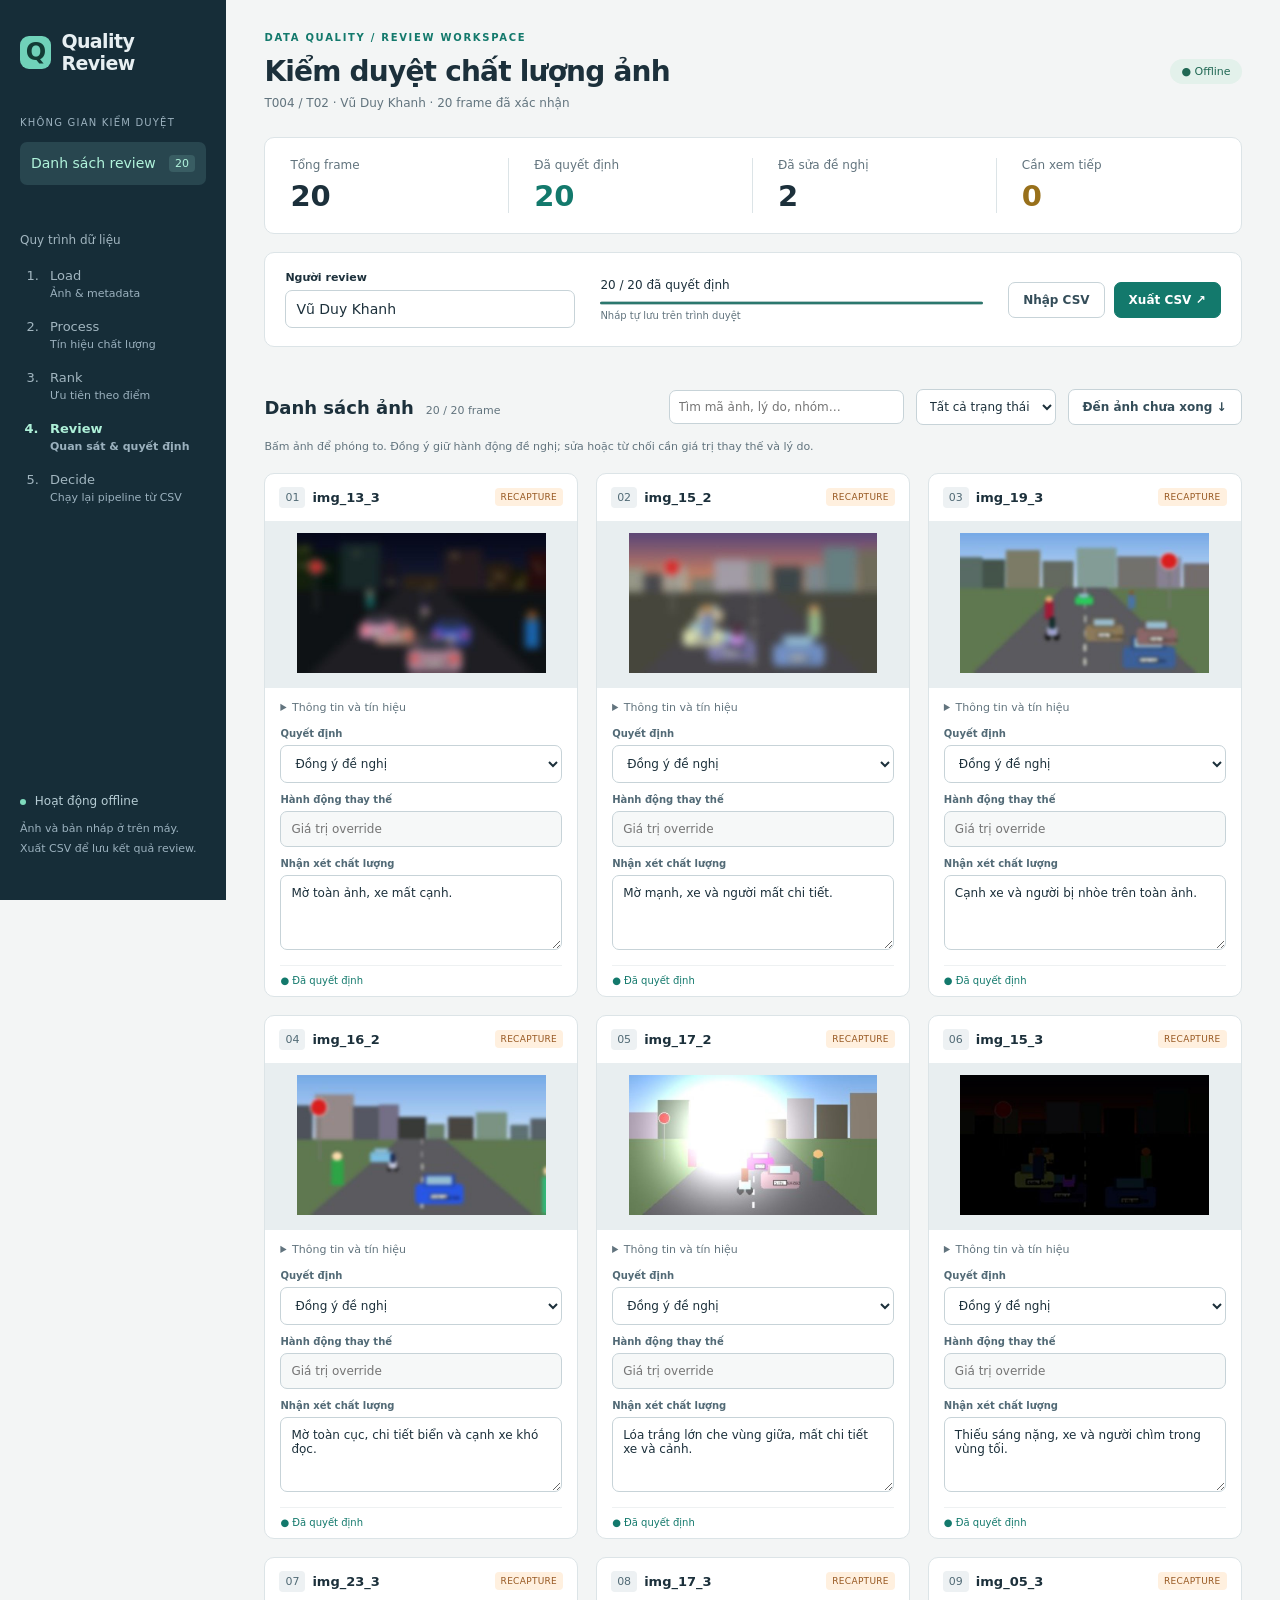
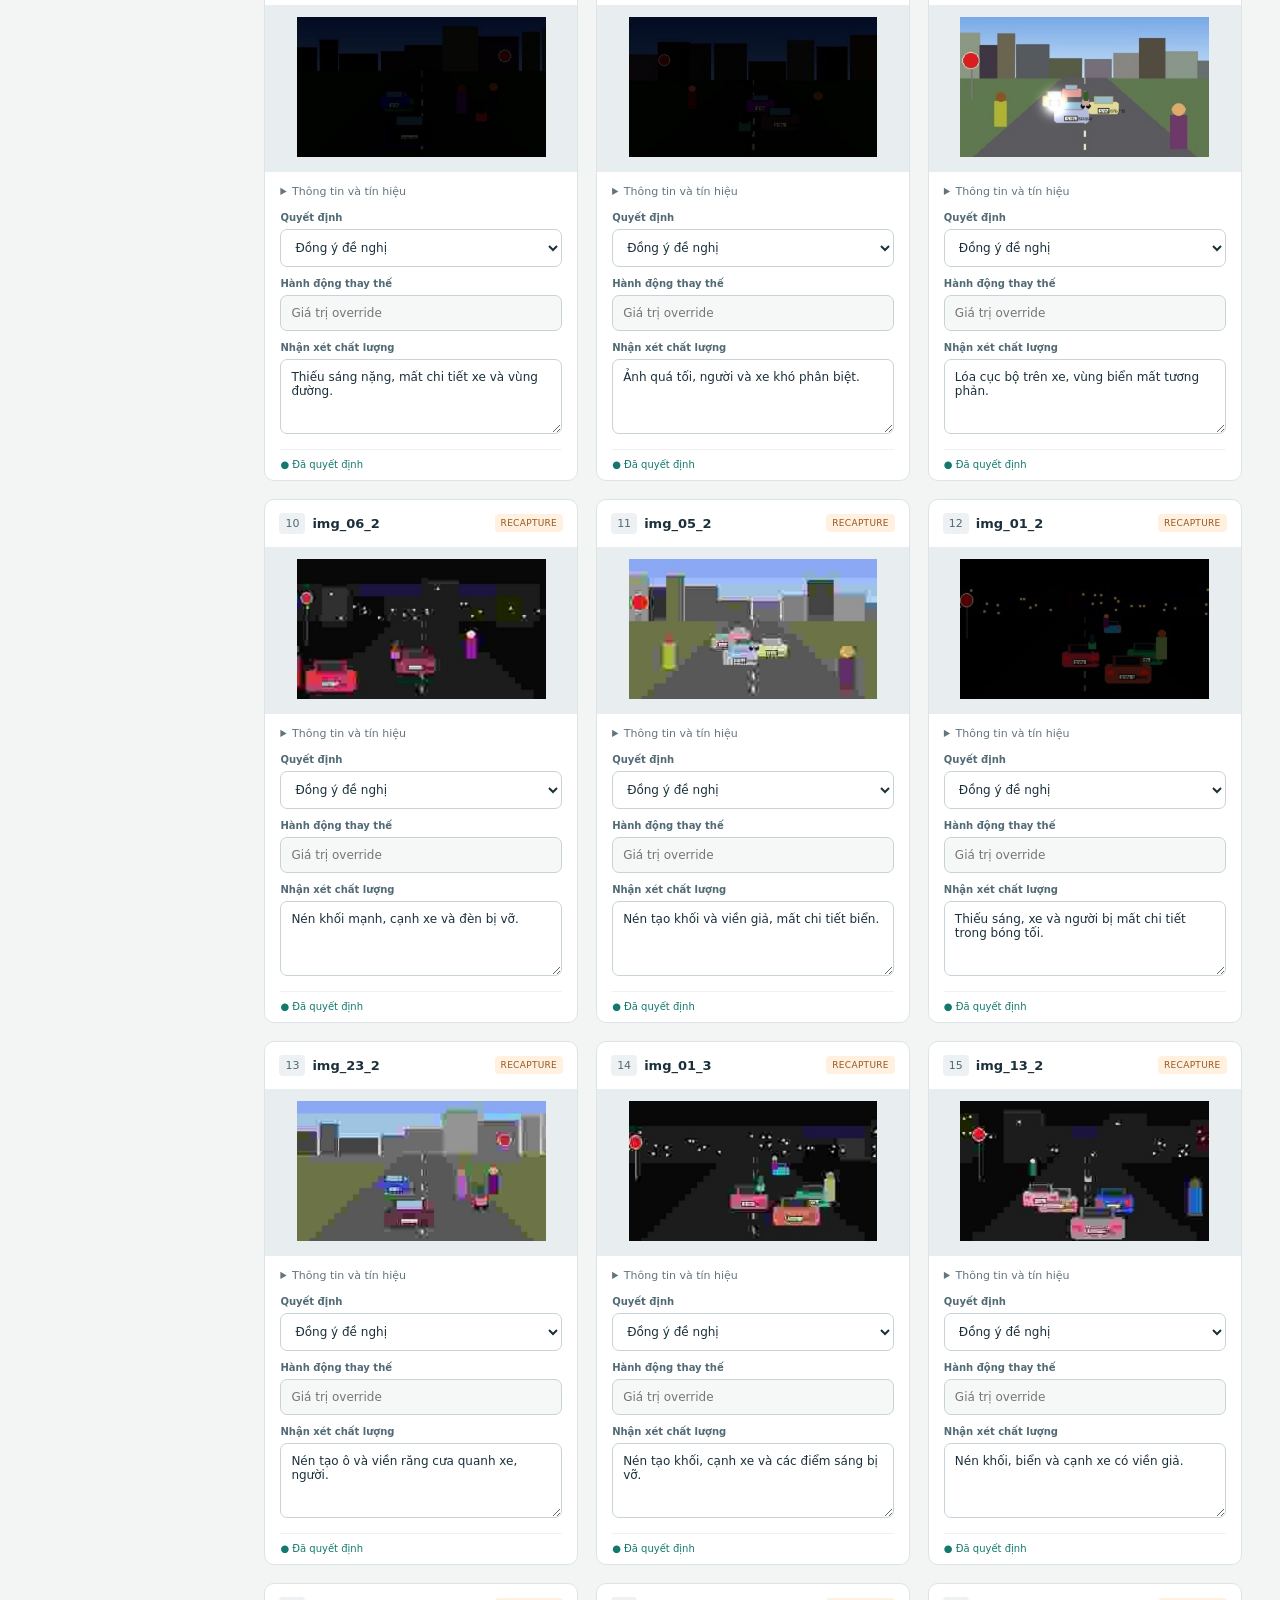
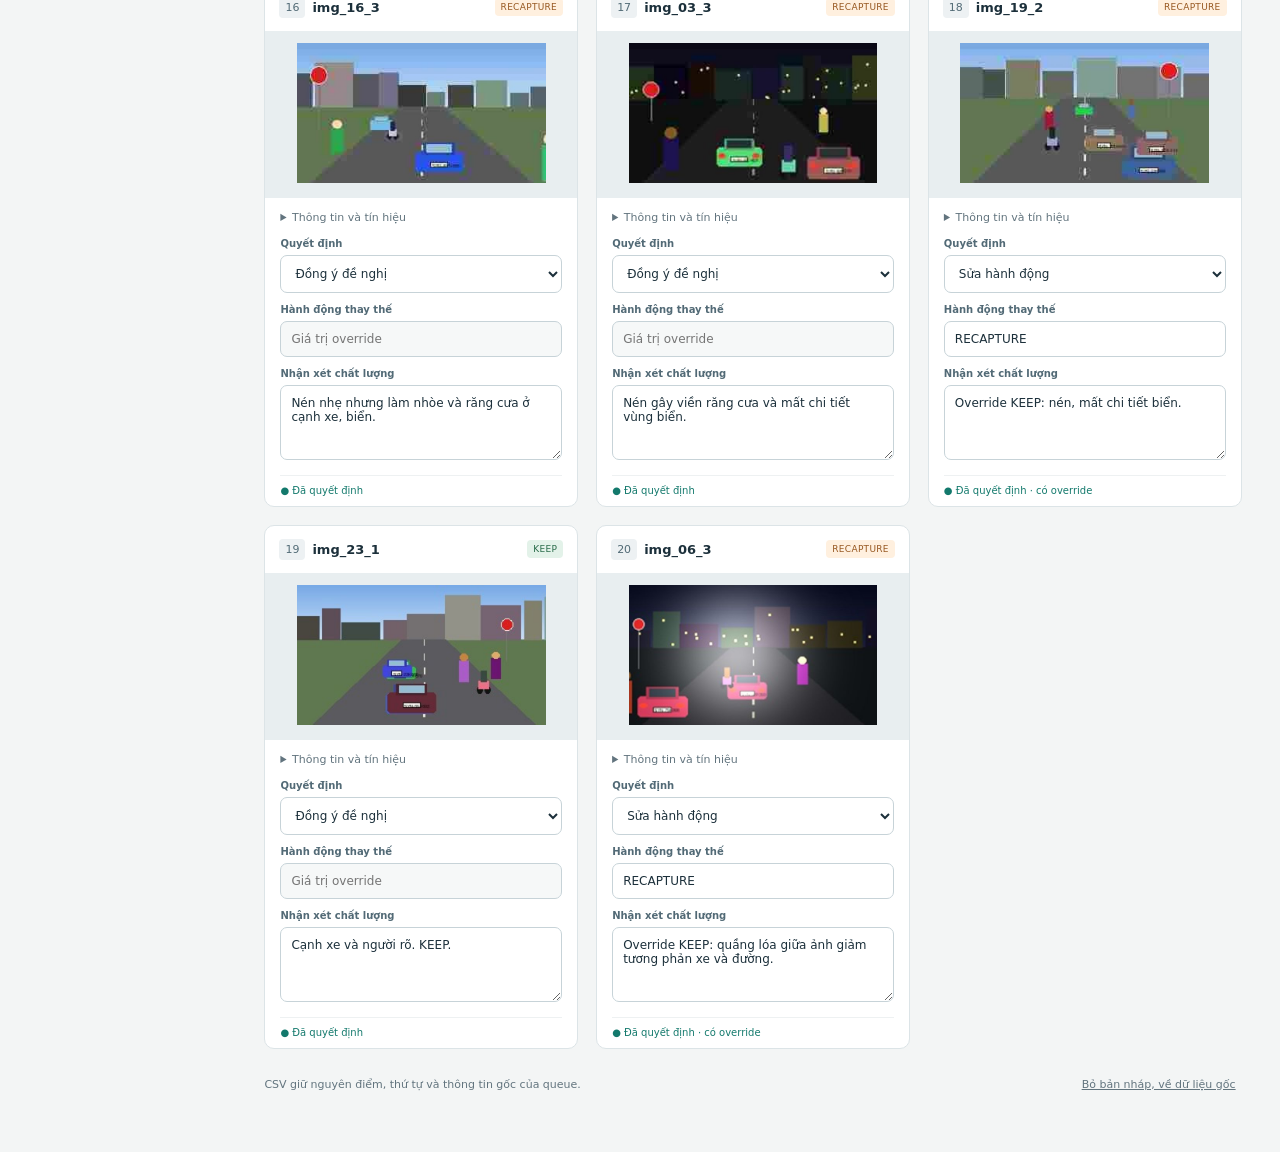
<file: reports/contact_sheet.html>
<!doctype html>
<html lang="vi"><head><meta charset="utf-8"><meta name="viewport" content="width=device-width,initial-scale=1">
<title>T004 / T02 · Vũ Duy Khanh · 20 frame đã xác nhận</title><style>:root{font-family:system-ui,-apple-system,sans-serif;color:#1c303b;background:#f3f5f5;font-size:14px;--teal:#13796c;--muted:#62747e;--line:#dce4e7}*{box-sizing:border-box}body{margin:0}button,input,select,textarea{font:inherit}button,a,input,select,textarea,summary{outline-offset:4px}button{cursor:pointer}button:disabled{cursor:not-allowed}a{color:inherit}button,input,select,textarea{border:1px solid #c7d3d8;border-radius:7px}input,select,textarea{padding:10px;background:white;color:inherit;max-width:100%}textarea{resize:vertical;min-height:75px}.sidebar{position:fixed;inset:0 auto 0 0;width:226px;background:#162d38;color:#e7eff2;padding:30px 20px;display:flex;flex-direction:column}.brand{text-decoration:none;display:flex;align-items:center;gap:10px;font-size:19px;font-weight:700;letter-spacing:-.6px}.brand-icon{display:grid;place-items:center;background:#70d2b9;color:#133c35;width:33px;height:33px;border-radius:9px;font-size:24px}.side-kicker{font-size:10px;color:#9bb1be;letter-spacing:1.2px;margin:43px 0 14px}.nav{display:flex;justify-content:space-between;text-decoration:none;padding:13px 11px;border-radius:7px}.active{background:#28464f;color:#b1f4dc}.nav span{font-size:11px;background:#395d63;padding:2px 6px;border-radius:4px}.pipeline{margin-top:36px;color:#a2b6c0}.pipeline>p{font-size:12px}.pipeline ol{padding-left:23px}.pipeline li{padding:7px 0 12px 7px;font-size:13px}.pipeline small{display:block;font-size:11px;color:#9bb1be;margin-top:4px}.pipeline .current{color:#aef0d8;font-weight:600}.side-bottom{margin-top:auto;font-size:12px;color:#b6ccd4}.side-bottom p{font-size:11px;line-height:1.8;color:#9bb1be}.dot{display:inline-block;background:#7edabc;border-radius:50%;width:6px;height:6px;margin-right:5px}main{margin-left:226px;padding:32px clamp(20px,3vw,50px);max-width:1800px}header{display:flex;align-items:center;justify-content:space-between;gap:20px}.eyebrow{font-size:10px;letter-spacing:1.7px;color:var(--teal);font-weight:700;margin:0 0 12px}h1{font-size:28px;font-weight:650;letter-spacing:-.8px;margin:0 0 8px}.subtitle{font-size:12px;color:var(--muted);margin:0;overflow-wrap:anywhere}.offline{background:#e3f1eb;color:#216854;padding:6px 11px;border-radius:16px;font-size:11px;white-space:nowrap}.stats{display:grid;grid-template-columns:repeat(4,1fr);background:white;border:1px solid var(--line);border-radius:10px;margin:27px 0 18px;padding:20px 0}.stats>div{padding:0 25px;border-right:1px solid var(--line)}.stats>div:last-child{border:0}.stats span{display:block;font-size:12px;color:var(--muted)}.stats strong{display:block;font-weight:600;font-size:29px;margin-top:7px}.stats>div:nth-child(2) strong{color:var(--teal)}.stats>div:last-child strong{color:#98701b}.review-bar{display:flex;align-items:center;gap:25px;padding:18px 20px;background:white;border:1px solid var(--line);border-radius:10px}.owner{flex:1;max-width:290px;min-width:150px}.owner label{display:block;font-size:11px;font-weight:600;margin-bottom:6px}.owner input{width:100%}.review-progress{flex:1;font-size:12px;min-width:140px}.review-progress small{display:block;font-size:10px;color:var(--muted);margin-top:4px}progress{display:block;width:100%;height:6px;margin-top:8px;accent-color:var(--teal)}.actions{display:flex;gap:9px;align-items:center}.primary,.secondary{padding:10px 14px;font-size:12px;font-weight:600;white-space:nowrap}.primary{background:var(--teal);border-color:var(--teal);color:white}.primary:hover{background:#0d6157}.secondary{background:white;color:#344d59}.secondary:hover{background:#f0f5f4}#message{font-size:12px;margin:12px 0;min-height:18px;color:var(--teal)}#message.error{color:#a12c22}.toolbar{display:flex;align-items:center;gap:12px;flex-wrap:wrap}.toolbar>div{margin-right:auto;display:flex;align-items:baseline;gap:12px}.toolbar h2{font-size:18px;margin:0}.toolbar span{font-size:11px;color:var(--muted)}.toolbar input,.toolbar select{font-size:12px;padding:9px}.search{width:235px}.search input{width:100%}.help{color:var(--muted);font-size:11px;line-height:1.6;margin:13px 0 17px}.grid{display:grid;grid-template-columns:repeat(3,minmax(0,1fr));gap:18px;align-items:start}.card{background:white;border:1px solid var(--line);border-radius:10px;overflow:hidden;scroll-margin-top:20px}.card:focus-within{border-color:var(--teal);box-shadow:0 0 0 2px #13796c1a}.card[hidden]{display:none}.card-head{display:flex;align-items:center;gap:7px;padding:13px 14px}.rank{font-size:11px;color:#526b76;background:#edf1f3;border-radius:4px;padding:4px 6px}.card h2{font-size:13px;font-weight:650;margin:0;overflow-wrap:anywhere}.action{margin-left:auto;font-size:9px;letter-spacing:.3px;padding:4px 6px;border-radius:4px;background:#fff0df;color:#975821}.action.keep{background:#e3f2e9;color:#286a48}.imgs{display:flex;background:#e8eef0;flex-wrap:wrap;padding:12px;gap:5px}.imgs figure{margin:0;flex:1;min-width:0}.imgs img{width:100%;height:140px;object-fit:contain;display:block}.zoom{background:transparent;border:0;padding:0;width:100%;cursor:zoom-in}.imgs figcaption{font-size:10px;text-align:center}.card-body{padding:13px 15px 10px}.card-body details{font-size:11px;margin-bottom:14px;color:var(--muted)}summary{cursor:pointer}dl{margin:10px 0 0}dl>div{display:grid;grid-template-columns:100px minmax(0,1fr);gap:8px;margin:5px 0}dt{font-weight:600}dd{margin:0;overflow-wrap:anywhere}.card-body label{display:block;font-size:10px;font-weight:600;color:#526a76;margin:11px 0 6px}.card-body select,.card-body input,.card-body textarea{width:100%;font-size:12px}.ov:disabled{background:#f6f8f8;color:#74838b}.card-state{font-size:10px;color:var(--muted);margin:12px 0 0;padding:9px 0 0;border-top:1px solid #eef1f2}.card[data-done="true"] .card-state{color:var(--teal)}.missing{font-size:12px;color:#a12c22;overflow-wrap:anywhere}footer{display:flex;justify-content:space-between;gap:15px;align-items:center;color:var(--muted);font-size:11px;padding:28px 0}footer span{max-width:500px}.text-button{border:0;background:transparent;text-decoration:underline;color:var(--muted);font-size:11px}dialog{border:0;border-radius:12px;padding:16px;max-width:min(95vw,1100px);max-height:92vh;background:#f6f8f8;color:#203641}dialog::backdrop{background:#0d1e2bd9}dialog img{display:block;max-width:100%;max-height:72vh;margin:18px auto;object-fit:contain}dialog p{font-size:13px;margin-bottom:0}.sr-only{position:absolute;width:1px;height:1px;padding:0;margin:-1px;overflow:hidden;clip:rect(0,0,0,0);white-space:nowrap;border:0}#empty{padding:60px;text-align:center;color:var(--muted)}@media(min-width:1600px){.grid{grid-template-columns:repeat(4,minmax(0,1fr))}}@media(max-width:1200px){.sidebar{width:195px;padding:25px 16px}main{margin-left:195px;padding:25px 22px}.grid{grid-template-columns:repeat(2,minmax(0,1fr))}.review-bar{gap:15px;flex-wrap:wrap}.review-progress{min-width:170px}.actions{margin-left:auto}}@media(max-width:700px){.sidebar{position:static;width:auto;display:block;padding:14px 18px}.brand{font-size:17px}.side-kicker,.nav,.pipeline,.side-bottom{display:none}main{margin:0;padding:22px 15px}h1{font-size:23px}.offline{display:none}.stats{margin-top:20px;padding:16px 0}.stats>div{padding:0 10px}.stats span{font-size:10px}.stats strong{font-size:24px}.review-bar{padding:15px;gap:14px}.owner{max-width:none}.review-progress{min-width:120px}.actions{width:100%}.actions button{flex:1}.toolbar{gap:10px}.toolbar>div{width:100%}.search{flex:1;min-width:150px}.grid{grid-template-columns:1fr}.imgs img{height:190px}.card-head{padding:15px}.card h2{font-size:15px}.help{font-size:12px}footer{align-items:start;flex-direction:column}#empty{padding:35px 10px}}
</style></head><body>
<aside class="sidebar"><a class="brand" href="#workspace"><span class="brand-icon">Q</span>Quality Review</a>
<p class="side-kicker">KHÔNG GIAN KIỂM DUYỆT</p><a class="nav active" href="#workspace">Danh sách review <span>20</span></a>
<div class="pipeline"><p>Quy trình dữ liệu</p><ol><li>Load <small>Ảnh &amp; metadata</small></li><li>Process <small>Tín hiệu chất lượng</small></li><li>Rank <small>Ưu tiên theo điểm</small></li><li class="current">Review <small>Quan sát &amp; quyết định</small></li><li>Decide <small>Chạy lại pipeline từ CSV</small></li></ol></div>
<div class="side-bottom"><span class="dot"></span> Hoạt động offline<p>Ảnh và bản nháp ở trên máy.<br>Xuất CSV để lưu kết quả review.</p></div></aside>
<main id="workspace"><header><div><p class="eyebrow">DATA QUALITY / REVIEW WORKSPACE</p><h1>Kiểm duyệt chất lượng ảnh</h1><p class="subtitle">T004 / T02 · Vũ Duy Khanh · 20 frame đã xác nhận</p></div><span class="offline">● Offline</span></header>
<section class="stats" aria-label="Tiến độ review"><div><span>Tổng frame</span><strong>20</strong></div><div><span>Đã quyết định</span><strong id="done-count">0</strong></div><div><span>Đã sửa đề nghị</span><strong id="edit-count">0</strong></div><div><span>Cần xem tiếp</span><strong id="pending-count">20</strong></div></section>
<section class="review-bar" aria-label="Người review và xuất dữ liệu"><div class="owner"><label for="reviewer">Người review</label><input id="reviewer" placeholder="Nhập họ và tên" autocomplete="name"></div><div class="review-progress"><span id="progress-text">0 / 20 đã quyết định</span><progress id="progress" max="20" value="0"></progress><small id="draft-status">Nháp tự lưu trên trình duyệt</small></div><div class="actions"><button id="import" class="secondary" type="button">Nhập CSV</button><input id="csv-file" type="file" accept=".csv,text/csv" hidden><button id="export" class="primary" type="button">Xuất CSV <span aria-hidden="true">↗</span></button></div></section>
<p id="message" role="status" aria-live="polite"></p>
<div class="toolbar"><div><h2>Danh sách ảnh</h2><span id="visible-count">20 frame</span></div><label class="search"><span class="sr-only">Tìm ảnh, lý do hoặc nhóm</span><input id="search" type="search" placeholder="Tìm mã ảnh, lý do, nhóm…"></label><label><span class="sr-only">Lọc trạng thái review</span><select id="filter"><option value="all">Tất cả trạng thái</option><option value="pending">Cần xem tiếp</option><option value="done">Đã quyết định</option><option value="edit">Đã sửa đề nghị</option><option value="escalate">Cần xác minh</option></select></label><button type="button" id="next" class="secondary">Đến ảnh chưa xong ↓</button></div>
<p class="help">Bấm ảnh để phóng to. Đồng ý giữ hành động đề nghị; sửa hoặc từ chối cần giá trị thay thế và lý do.</p>
<div class="grid"><article class="card" data-index="0" data-item="img_13_3"><div class="card-head"><span class="rank">01</span><h2>img_13_3</h2><span class="action">RECAPTURE</span></div><div class="imgs"><figure><button type="button" class="zoom" aria-label="Phóng to img_13_3"><img alt="img_13_3" src="[data-uri]" width="280"></button></figure></div><div class="card-body"><details><summary>Thông tin và tín hiệu</summary><dl><div><dt>rank</dt><dd>1</dd></div><div><dt>item_id</dt><dd>img_13_3</dd></div><div><dt>score</dt><dd>0.969944</dd></div><div><dt>reason</dt><dd>blur;camera=cam_A;light=night</dd></div><div><dt>suggested_action</dt><dd>RECAPTURE</dd></div><div><dt>slice</dt><dd>night</dd></div></dl></details><label for="dec-0">Quyết định</label><select id="dec-0" class="dec"><option value="">Chưa chọn</option><option value="approve">Đồng ý đề nghị</option><option value="reject">Từ chối đề nghị</option><option value="edit">Sửa hành động</option><option value="escalate">Cần xác minh</option><option value="skip">Bỏ qua / xem sau</option></select><label for="ov-0" class="ov-label">Hành động thay thế</label><input id="ov-0" class="ov" placeholder="Giá trị override" autocomplete="off"><label for="note-0">Nhận xét chất lượng</label><textarea id="note-0" class="note" rows="2" placeholder="Lỗi quan sát được, lý do giữ hoặc chụp lại…"></textarea><p class="card-state">Chưa review</p></div></article>
<article class="card" data-index="1" data-item="img_15_2"><div class="card-head"><span class="rank">02</span><h2>img_15_2</h2><span class="action">RECAPTURE</span></div><div class="imgs"><figure><button type="button" class="zoom" aria-label="Phóng to img_15_2"><img alt="img_15_2" src="[data-uri]" width="280"></button></figure></div><div class="card-body"><details><summary>Thông tin và tín hiệu</summary><dl><div><dt>rank</dt><dd>2</dd></div><div><dt>item_id</dt><dd>img_15_2</dd></div><div><dt>score</dt><dd>0.940191</dd></div><div><dt>reason</dt><dd>blur;camera=cam_B;light=dusk</dd></div><div><dt>suggested_action</dt><dd>RECAPTURE</dd></div><div><dt>slice</dt><dd>dusk</dd></div></dl></details><label for="dec-1">Quyết định</label><select id="dec-1" class="dec"><option value="">Chưa chọn</option><option value="approve">Đồng ý đề nghị</option><option value="reject">Từ chối đề nghị</option><option value="edit">Sửa hành động</option><option value="escalate">Cần xác minh</option><option value="skip">Bỏ qua / xem sau</option></select><label for="ov-1" class="ov-label">Hành động thay thế</label><input id="ov-1" class="ov" placeholder="Giá trị override" autocomplete="off"><label for="note-1">Nhận xét chất lượng</label><textarea id="note-1" class="note" rows="2" placeholder="Lỗi quan sát được, lý do giữ hoặc chụp lại…"></textarea><p class="card-state">Chưa review</p></div></article>
<article class="card" data-index="2" data-item="img_19_3"><div class="card-head"><span class="rank">03</span><h2>img_19_3</h2><span class="action">RECAPTURE</span></div><div class="imgs"><figure><button type="button" class="zoom" aria-label="Phóng to img_19_3"><img alt="img_19_3" src="[data-uri]" width="280"></button></figure></div><div class="card-body"><details><summary>Thông tin và tín hiệu</summary><dl><div><dt>rank</dt><dd>3</dd></div><div><dt>item_id</dt><dd>img_19_3</dd></div><div><dt>score</dt><dd>0.924955</dd></div><div><dt>reason</dt><dd>blur;camera=cam_A;light=day</dd></div><div><dt>suggested_action</dt><dd>RECAPTURE</dd></div><div><dt>slice</dt><dd>day</dd></div></dl></details><label for="dec-2">Quyết định</label><select id="dec-2" class="dec"><option value="">Chưa chọn</option><option value="approve">Đồng ý đề nghị</option><option value="reject">Từ chối đề nghị</option><option value="edit">Sửa hành động</option><option value="escalate">Cần xác minh</option><option value="skip">Bỏ qua / xem sau</option></select><label for="ov-2" class="ov-label">Hành động thay thế</label><input id="ov-2" class="ov" placeholder="Giá trị override" autocomplete="off"><label for="note-2">Nhận xét chất lượng</label><textarea id="note-2" class="note" rows="2" placeholder="Lỗi quan sát được, lý do giữ hoặc chụp lại…"></textarea><p class="card-state">Chưa review</p></div></article>
<article class="card" data-index="3" data-item="img_16_2"><div class="card-head"><span class="rank">04</span><h2>img_16_2</h2><span class="action">RECAPTURE</span></div><div class="imgs"><figure><button type="button" class="zoom" aria-label="Phóng to img_16_2"><img alt="img_16_2" src="[data-uri]" width="280"></button></figure></div><div class="card-body"><details><summary>Thông tin và tín hiệu</summary><dl><div><dt>rank</dt><dd>4</dd></div><div><dt>item_id</dt><dd>img_16_2</dd></div><div><dt>score</dt><dd>0.919553</dd></div><div><dt>reason</dt><dd>blur;camera=cam_A;light=day</dd></div><div><dt>suggested_action</dt><dd>RECAPTURE</dd></div><div><dt>slice</dt><dd>day</dd></div></dl></details><label for="dec-3">Quyết định</label><select id="dec-3" class="dec"><option value="">Chưa chọn</option><option value="approve">Đồng ý đề nghị</option><option value="reject">Từ chối đề nghị</option><option value="edit">Sửa hành động</option><option value="escalate">Cần xác minh</option><option value="skip">Bỏ qua / xem sau</option></select><label for="ov-3" class="ov-label">Hành động thay thế</label><input id="ov-3" class="ov" placeholder="Giá trị override" autocomplete="off"><label for="note-3">Nhận xét chất lượng</label><textarea id="note-3" class="note" rows="2" placeholder="Lỗi quan sát được, lý do giữ hoặc chụp lại…"></textarea><p class="card-state">Chưa review</p></div></article>
<article class="card" data-index="4" data-item="img_17_2"><div class="card-head"><span class="rank">05</span><h2>img_17_2</h2><span class="action">RECAPTURE</span></div><div class="imgs"><figure><button type="button" class="zoom" aria-label="Phóng to img_17_2"><img alt="img_17_2" src="[data-uri]" width="280"></button></figure></div><div class="card-body"><details><summary>Thông tin và tín hiệu</summary><dl><div><dt>rank</dt><dd>5</dd></div><div><dt>item_id</dt><dd>img_17_2</dd></div><div><dt>score</dt><dd>0.909091</dd></div><div><dt>reason</dt><dd>glare;camera=cam_A;light=day</dd></div><div><dt>suggested_action</dt><dd>RECAPTURE</dd></div><div><dt>slice</dt><dd>day</dd></div></dl></details><label for="dec-4">Quyết định</label><select id="dec-4" class="dec"><option value="">Chưa chọn</option><option value="approve">Đồng ý đề nghị</option><option value="reject">Từ chối đề nghị</option><option value="edit">Sửa hành động</option><option value="escalate">Cần xác minh</option><option value="skip">Bỏ qua / xem sau</option></select><label for="ov-4" class="ov-label">Hành động thay thế</label><input id="ov-4" class="ov" placeholder="Giá trị override" autocomplete="off"><label for="note-4">Nhận xét chất lượng</label><textarea id="note-4" class="note" rows="2" placeholder="Lỗi quan sát được, lý do giữ hoặc chụp lại…"></textarea><p class="card-state">Chưa review</p></div></article>
<article class="card" data-index="5" data-item="img_15_3"><div class="card-head"><span class="rank">06</span><h2>img_15_3</h2><span class="action">RECAPTURE</span></div><div class="imgs"><figure><button type="button" class="zoom" aria-label="Phóng to img_15_3"><img alt="img_15_3" src="[data-uri]" width="280"></button></figure></div><div class="card-body"><details><summary>Thông tin và tín hiệu</summary><dl><div><dt>rank</dt><dd>6</dd></div><div><dt>item_id</dt><dd>img_15_3</dd></div><div><dt>score</dt><dd>0.905411</dd></div><div><dt>reason</dt><dd>dark;camera=cam_B;light=dusk</dd></div><div><dt>suggested_action</dt><dd>RECAPTURE</dd></div><div><dt>slice</dt><dd>dusk</dd></div></dl></details><label for="dec-5">Quyết định</label><select id="dec-5" class="dec"><option value="">Chưa chọn</option><option value="approve">Đồng ý đề nghị</option><option value="reject">Từ chối đề nghị</option><option value="edit">Sửa hành động</option><option value="escalate">Cần xác minh</option><option value="skip">Bỏ qua / xem sau</option></select><label for="ov-5" class="ov-label">Hành động thay thế</label><input id="ov-5" class="ov" placeholder="Giá trị override" autocomplete="off"><label for="note-5">Nhận xét chất lượng</label><textarea id="note-5" class="note" rows="2" placeholder="Lỗi quan sát được, lý do giữ hoặc chụp lại…"></textarea><p class="card-state">Chưa review</p></div></article>
<article class="card" data-index="6" data-item="img_23_3"><div class="card-head"><span class="rank">07</span><h2>img_23_3</h2><span class="action">RECAPTURE</span></div><div class="imgs"><figure><button type="button" class="zoom" aria-label="Phóng to img_23_3"><img alt="img_23_3" src="[data-uri]" width="280"></button></figure></div><div class="card-body"><details><summary>Thông tin và tín hiệu</summary><dl><div><dt>rank</dt><dd>7</dd></div><div><dt>item_id</dt><dd>img_23_3</dd></div><div><dt>score</dt><dd>0.901978</dd></div><div><dt>reason</dt><dd>dark;camera=cam_A;light=day</dd></div><div><dt>suggested_action</dt><dd>RECAPTURE</dd></div><div><dt>slice</dt><dd>day</dd></div></dl></details><label for="dec-6">Quyết định</label><select id="dec-6" class="dec"><option value="">Chưa chọn</option><option value="approve">Đồng ý đề nghị</option><option value="reject">Từ chối đề nghị</option><option value="edit">Sửa hành động</option><option value="escalate">Cần xác minh</option><option value="skip">Bỏ qua / xem sau</option></select><label for="ov-6" class="ov-label">Hành động thay thế</label><input id="ov-6" class="ov" placeholder="Giá trị override" autocomplete="off"><label for="note-6">Nhận xét chất lượng</label><textarea id="note-6" class="note" rows="2" placeholder="Lỗi quan sát được, lý do giữ hoặc chụp lại…"></textarea><p class="card-state">Chưa review</p></div></article>
<article class="card" data-index="7" data-item="img_17_3"><div class="card-head"><span class="rank">08</span><h2>img_17_3</h2><span class="action">RECAPTURE</span></div><div class="imgs"><figure><button type="button" class="zoom" aria-label="Phóng to img_17_3"><img alt="img_17_3" src="[data-uri]" width="280"></button></figure></div><div class="card-body"><details><summary>Thông tin và tín hiệu</summary><dl><div><dt>rank</dt><dd>8</dd></div><div><dt>item_id</dt><dd>img_17_3</dd></div><div><dt>score</dt><dd>0.890566</dd></div><div><dt>reason</dt><dd>dark;camera=cam_A;light=day</dd></div><div><dt>suggested_action</dt><dd>RECAPTURE</dd></div><div><dt>slice</dt><dd>day</dd></div></dl></details><label for="dec-7">Quyết định</label><select id="dec-7" class="dec"><option value="">Chưa chọn</option><option value="approve">Đồng ý đề nghị</option><option value="reject">Từ chối đề nghị</option><option value="edit">Sửa hành động</option><option value="escalate">Cần xác minh</option><option value="skip">Bỏ qua / xem sau</option></select><label for="ov-7" class="ov-label">Hành động thay thế</label><input id="ov-7" class="ov" placeholder="Giá trị override" autocomplete="off"><label for="note-7">Nhận xét chất lượng</label><textarea id="note-7" class="note" rows="2" placeholder="Lỗi quan sát được, lý do giữ hoặc chụp lại…"></textarea><p class="card-state">Chưa review</p></div></article>
<article class="card" data-index="8" data-item="img_05_3"><div class="card-head"><span class="rank">09</span><h2>img_05_3</h2><span class="action">RECAPTURE</span></div><div class="imgs"><figure><button type="button" class="zoom" aria-label="Phóng to img_05_3"><img alt="img_05_3" src="[data-uri]" width="280"></button></figure></div><div class="card-body"><details><summary>Thông tin và tín hiệu</summary><dl><div><dt>rank</dt><dd>9</dd></div><div><dt>item_id</dt><dd>img_05_3</dd></div><div><dt>score</dt><dd>0.834143</dd></div><div><dt>reason</dt><dd>glare;camera=cam_A;light=day</dd></div><div><dt>suggested_action</dt><dd>RECAPTURE</dd></div><div><dt>slice</dt><dd>day</dd></div></dl></details><label for="dec-8">Quyết định</label><select id="dec-8" class="dec"><option value="">Chưa chọn</option><option value="approve">Đồng ý đề nghị</option><option value="reject">Từ chối đề nghị</option><option value="edit">Sửa hành động</option><option value="escalate">Cần xác minh</option><option value="skip">Bỏ qua / xem sau</option></select><label for="ov-8" class="ov-label">Hành động thay thế</label><input id="ov-8" class="ov" placeholder="Giá trị override" autocomplete="off"><label for="note-8">Nhận xét chất lượng</label><textarea id="note-8" class="note" rows="2" placeholder="Lỗi quan sát được, lý do giữ hoặc chụp lại…"></textarea><p class="card-state">Chưa review</p></div></article>
<article class="card" data-index="9" data-item="img_06_2"><div class="card-head"><span class="rank">10</span><h2>img_06_2</h2><span class="action">RECAPTURE</span></div><div class="imgs"><figure><button type="button" class="zoom" aria-label="Phóng to img_06_2"><img alt="img_06_2" src="[data-uri]" width="280"></button></figure></div><div class="card-body"><details><summary>Thông tin và tín hiệu</summary><dl><div><dt>rank</dt><dd>10</dd></div><div><dt>item_id</dt><dd>img_06_2</dd></div><div><dt>score</dt><dd>0.808508</dd></div><div><dt>reason</dt><dd>compression;camera=cam_B;light=night</dd></div><div><dt>suggested_action</dt><dd>RECAPTURE</dd></div><div><dt>slice</dt><dd>night</dd></div></dl></details><label for="dec-9">Quyết định</label><select id="dec-9" class="dec"><option value="">Chưa chọn</option><option value="approve">Đồng ý đề nghị</option><option value="reject">Từ chối đề nghị</option><option value="edit">Sửa hành động</option><option value="escalate">Cần xác minh</option><option value="skip">Bỏ qua / xem sau</option></select><label for="ov-9" class="ov-label">Hành động thay thế</label><input id="ov-9" class="ov" placeholder="Giá trị override" autocomplete="off"><label for="note-9">Nhận xét chất lượng</label><textarea id="note-9" class="note" rows="2" placeholder="Lỗi quan sát được, lý do giữ hoặc chụp lại…"></textarea><p class="card-state">Chưa review</p></div></article>
<article class="card" data-index="10" data-item="img_05_2"><div class="card-head"><span class="rank">11</span><h2>img_05_2</h2><span class="action">RECAPTURE</span></div><div class="imgs"><figure><button type="button" class="zoom" aria-label="Phóng to img_05_2"><img alt="img_05_2" src="[data-uri]" width="280"></button></figure></div><div class="card-body"><details><summary>Thông tin và tín hiệu</summary><dl><div><dt>rank</dt><dd>11</dd></div><div><dt>item_id</dt><dd>img_05_2</dd></div><div><dt>score</dt><dd>0.749149</dd></div><div><dt>reason</dt><dd>compression;camera=cam_A;light=day</dd></div><div><dt>suggested_action</dt><dd>RECAPTURE</dd></div><div><dt>slice</dt><dd>day</dd></div></dl></details><label for="dec-10">Quyết định</label><select id="dec-10" class="dec"><option value="">Chưa chọn</option><option value="approve">Đồng ý đề nghị</option><option value="reject">Từ chối đề nghị</option><option value="edit">Sửa hành động</option><option value="escalate">Cần xác minh</option><option value="skip">Bỏ qua / xem sau</option></select><label for="ov-10" class="ov-label">Hành động thay thế</label><input id="ov-10" class="ov" placeholder="Giá trị override" autocomplete="off"><label for="note-10">Nhận xét chất lượng</label><textarea id="note-10" class="note" rows="2" placeholder="Lỗi quan sát được, lý do giữ hoặc chụp lại…"></textarea><p class="card-state">Chưa review</p></div></article>
<article class="card" data-index="11" data-item="img_01_2"><div class="card-head"><span class="rank">12</span><h2>img_01_2</h2><span class="action">RECAPTURE</span></div><div class="imgs"><figure><button type="button" class="zoom" aria-label="Phóng to img_01_2"><img alt="img_01_2" src="[data-uri]" width="280"></button></figure></div><div class="card-body"><details><summary>Thông tin và tín hiệu</summary><dl><div><dt>rank</dt><dd>12</dd></div><div><dt>item_id</dt><dd>img_01_2</dd></div><div><dt>score</dt><dd>0.742344</dd></div><div><dt>reason</dt><dd>dark;camera=cam_A;light=night</dd></div><div><dt>suggested_action</dt><dd>RECAPTURE</dd></div><div><dt>slice</dt><dd>night</dd></div></dl></details><label for="dec-11">Quyết định</label><select id="dec-11" class="dec"><option value="">Chưa chọn</option><option value="approve">Đồng ý đề nghị</option><option value="reject">Từ chối đề nghị</option><option value="edit">Sửa hành động</option><option value="escalate">Cần xác minh</option><option value="skip">Bỏ qua / xem sau</option></select><label for="ov-11" class="ov-label">Hành động thay thế</label><input id="ov-11" class="ov" placeholder="Giá trị override" autocomplete="off"><label for="note-11">Nhận xét chất lượng</label><textarea id="note-11" class="note" rows="2" placeholder="Lỗi quan sát được, lý do giữ hoặc chụp lại…"></textarea><p class="card-state">Chưa review</p></div></article>
<article class="card" data-index="12" data-item="img_23_2"><div class="card-head"><span class="rank">13</span><h2>img_23_2</h2><span class="action">RECAPTURE</span></div><div class="imgs"><figure><button type="button" class="zoom" aria-label="Phóng to img_23_2"><img alt="img_23_2" src="[data-uri]" width="280"></button></figure></div><div class="card-body"><details><summary>Thông tin và tín hiệu</summary><dl><div><dt>rank</dt><dd>13</dd></div><div><dt>item_id</dt><dd>img_23_2</dd></div><div><dt>score</dt><dd>0.740039</dd></div><div><dt>reason</dt><dd>compression;camera=cam_A;light=day</dd></div><div><dt>suggested_action</dt><dd>RECAPTURE</dd></div><div><dt>slice</dt><dd>day</dd></div></dl></details><label for="dec-12">Quyết định</label><select id="dec-12" class="dec"><option value="">Chưa chọn</option><option value="approve">Đồng ý đề nghị</option><option value="reject">Từ chối đề nghị</option><option value="edit">Sửa hành động</option><option value="escalate">Cần xác minh</option><option value="skip">Bỏ qua / xem sau</option></select><label for="ov-12" class="ov-label">Hành động thay thế</label><input id="ov-12" class="ov" placeholder="Giá trị override" autocomplete="off"><label for="note-12">Nhận xét chất lượng</label><textarea id="note-12" class="note" rows="2" placeholder="Lỗi quan sát được, lý do giữ hoặc chụp lại…"></textarea><p class="card-state">Chưa review</p></div></article>
<article class="card" data-index="13" data-item="img_01_3"><div class="card-head"><span class="rank">14</span><h2>img_01_3</h2><span class="action">RECAPTURE</span></div><div class="imgs"><figure><button type="button" class="zoom" aria-label="Phóng to img_01_3"><img alt="img_01_3" src="[data-uri]" width="280"></button></figure></div><div class="card-body"><details><summary>Thông tin và tín hiệu</summary><dl><div><dt>rank</dt><dd>14</dd></div><div><dt>item_id</dt><dd>img_01_3</dd></div><div><dt>score</dt><dd>0.704417</dd></div><div><dt>reason</dt><dd>compression;camera=cam_A;light=night</dd></div><div><dt>suggested_action</dt><dd>RECAPTURE</dd></div><div><dt>slice</dt><dd>night</dd></div></dl></details><label for="dec-13">Quyết định</label><select id="dec-13" class="dec"><option value="">Chưa chọn</option><option value="approve">Đồng ý đề nghị</option><option value="reject">Từ chối đề nghị</option><option value="edit">Sửa hành động</option><option value="escalate">Cần xác minh</option><option value="skip">Bỏ qua / xem sau</option></select><label for="ov-13" class="ov-label">Hành động thay thế</label><input id="ov-13" class="ov" placeholder="Giá trị override" autocomplete="off"><label for="note-13">Nhận xét chất lượng</label><textarea id="note-13" class="note" rows="2" placeholder="Lỗi quan sát được, lý do giữ hoặc chụp lại…"></textarea><p class="card-state">Chưa review</p></div></article>
<article class="card" data-index="14" data-item="img_13_2"><div class="card-head"><span class="rank">15</span><h2>img_13_2</h2><span class="action">RECAPTURE</span></div><div class="imgs"><figure><button type="button" class="zoom" aria-label="Phóng to img_13_2"><img alt="img_13_2" src="[data-uri]" width="280"></button></figure></div><div class="card-body"><details><summary>Thông tin và tín hiệu</summary><dl><div><dt>rank</dt><dd>15</dd></div><div><dt>item_id</dt><dd>img_13_2</dd></div><div><dt>score</dt><dd>0.656572</dd></div><div><dt>reason</dt><dd>compression;camera=cam_A;light=night</dd></div><div><dt>suggested_action</dt><dd>RECAPTURE</dd></div><div><dt>slice</dt><dd>night</dd></div></dl></details><label for="dec-14">Quyết định</label><select id="dec-14" class="dec"><option value="">Chưa chọn</option><option value="approve">Đồng ý đề nghị</option><option value="reject">Từ chối đề nghị</option><option value="edit">Sửa hành động</option><option value="escalate">Cần xác minh</option><option value="skip">Bỏ qua / xem sau</option></select><label for="ov-14" class="ov-label">Hành động thay thế</label><input id="ov-14" class="ov" placeholder="Giá trị override" autocomplete="off"><label for="note-14">Nhận xét chất lượng</label><textarea id="note-14" class="note" rows="2" placeholder="Lỗi quan sát được, lý do giữ hoặc chụp lại…"></textarea><p class="card-state">Chưa review</p></div></article>
<article class="card" data-index="15" data-item="img_16_3"><div class="card-head"><span class="rank">16</span><h2>img_16_3</h2><span class="action">RECAPTURE</span></div><div class="imgs"><figure><button type="button" class="zoom" aria-label="Phóng to img_16_3"><img alt="img_16_3" src="[data-uri]" width="280"></button></figure></div><div class="card-body"><details><summary>Thông tin và tín hiệu</summary><dl><div><dt>rank</dt><dd>16</dd></div><div><dt>item_id</dt><dd>img_16_3</dd></div><div><dt>score</dt><dd>0.561171</dd></div><div><dt>reason</dt><dd>compression;camera=cam_A;light=day</dd></div><div><dt>suggested_action</dt><dd>RECAPTURE</dd></div><div><dt>slice</dt><dd>day</dd></div></dl></details><label for="dec-15">Quyết định</label><select id="dec-15" class="dec"><option value="">Chưa chọn</option><option value="approve">Đồng ý đề nghị</option><option value="reject">Từ chối đề nghị</option><option value="edit">Sửa hành động</option><option value="escalate">Cần xác minh</option><option value="skip">Bỏ qua / xem sau</option></select><label for="ov-15" class="ov-label">Hành động thay thế</label><input id="ov-15" class="ov" placeholder="Giá trị override" autocomplete="off"><label for="note-15">Nhận xét chất lượng</label><textarea id="note-15" class="note" rows="2" placeholder="Lỗi quan sát được, lý do giữ hoặc chụp lại…"></textarea><p class="card-state">Chưa review</p></div></article>
<article class="card" data-index="16" data-item="img_03_3"><div class="card-head"><span class="rank">17</span><h2>img_03_3</h2><span class="action">RECAPTURE</span></div><div class="imgs"><figure><button type="button" class="zoom" aria-label="Phóng to img_03_3"><img alt="img_03_3" src="[data-uri]" width="280"></button></figure></div><div class="card-body"><details><summary>Thông tin và tín hiệu</summary><dl><div><dt>rank</dt><dd>17</dd></div><div><dt>item_id</dt><dd>img_03_3</dd></div><div><dt>score</dt><dd>0.530217</dd></div><div><dt>reason</dt><dd>compression;camera=cam_B;light=night</dd></div><div><dt>suggested_action</dt><dd>RECAPTURE</dd></div><div><dt>slice</dt><dd>night</dd></div></dl></details><label for="dec-16">Quyết định</label><select id="dec-16" class="dec"><option value="">Chưa chọn</option><option value="approve">Đồng ý đề nghị</option><option value="reject">Từ chối đề nghị</option><option value="edit">Sửa hành động</option><option value="escalate">Cần xác minh</option><option value="skip">Bỏ qua / xem sau</option></select><label for="ov-16" class="ov-label">Hành động thay thế</label><input id="ov-16" class="ov" placeholder="Giá trị override" autocomplete="off"><label for="note-16">Nhận xét chất lượng</label><textarea id="note-16" class="note" rows="2" placeholder="Lỗi quan sát được, lý do giữ hoặc chụp lại…"></textarea><p class="card-state">Chưa review</p></div></article>
<article class="card" data-index="17" data-item="img_19_2"><div class="card-head"><span class="rank">18</span><h2>img_19_2</h2><span class="action">KEEP</span></div><div class="imgs"><figure><button type="button" class="zoom" aria-label="Phóng to img_19_2"><img alt="img_19_2" src="[data-uri]" width="280"></button></figure></div><div class="card-body"><details><summary>Thông tin và tín hiệu</summary><dl><div><dt>rank</dt><dd>18</dd></div><div><dt>item_id</dt><dd>img_19_2</dd></div><div><dt>score</dt><dd>0.448521</dd></div><div><dt>reason</dt><dd>compression;camera=cam_A;light=day</dd></div><div><dt>suggested_action</dt><dd>KEEP</dd></div><div><dt>slice</dt><dd>day</dd></div></dl></details><label for="dec-17">Quyết định</label><select id="dec-17" class="dec"><option value="">Chưa chọn</option><option value="approve">Đồng ý đề nghị</option><option value="reject">Từ chối đề nghị</option><option value="edit">Sửa hành động</option><option value="escalate">Cần xác minh</option><option value="skip">Bỏ qua / xem sau</option></select><label for="ov-17" class="ov-label">Hành động thay thế</label><input id="ov-17" class="ov" placeholder="Giá trị override" autocomplete="off"><label for="note-17">Nhận xét chất lượng</label><textarea id="note-17" class="note" rows="2" placeholder="Lỗi quan sát được, lý do giữ hoặc chụp lại…"></textarea><p class="card-state">Chưa review</p></div></article>
<article class="card" data-index="18" data-item="img_23_1"><div class="card-head"><span class="rank">19</span><h2>img_23_1</h2><span class="action">KEEP</span></div><div class="imgs"><figure><button type="button" class="zoom" aria-label="Phóng to img_23_1"><img alt="img_23_1" src="[data-uri]" width="280"></button></figure></div><div class="card-body"><details><summary>Thông tin và tín hiệu</summary><dl><div><dt>rank</dt><dd>19</dd></div><div><dt>item_id</dt><dd>img_23_1</dd></div><div><dt>score</dt><dd>0.416171</dd></div><div><dt>reason</dt><dd>compression;camera=cam_A;light=day</dd></div><div><dt>suggested_action</dt><dd>KEEP</dd></div><div><dt>slice</dt><dd>day</dd></div></dl></details><label for="dec-18">Quyết định</label><select id="dec-18" class="dec"><option value="">Chưa chọn</option><option value="approve">Đồng ý đề nghị</option><option value="reject">Từ chối đề nghị</option><option value="edit">Sửa hành động</option><option value="escalate">Cần xác minh</option><option value="skip">Bỏ qua / xem sau</option></select><label for="ov-18" class="ov-label">Hành động thay thế</label><input id="ov-18" class="ov" placeholder="Giá trị override" autocomplete="off"><label for="note-18">Nhận xét chất lượng</label><textarea id="note-18" class="note" rows="2" placeholder="Lỗi quan sát được, lý do giữ hoặc chụp lại…"></textarea><p class="card-state">Chưa review</p></div></article>
<article class="card" data-index="19" data-item="img_06_3"><div class="card-head"><span class="rank">20</span><h2>img_06_3</h2><span class="action">KEEP</span></div><div class="imgs"><figure><button type="button" class="zoom" aria-label="Phóng to img_06_3"><img alt="img_06_3" src="[data-uri]" width="280"></button></figure></div><div class="card-body"><details><summary>Thông tin và tín hiệu</summary><dl><div><dt>rank</dt><dd>20</dd></div><div><dt>item_id</dt><dd>img_06_3</dd></div><div><dt>score</dt><dd>0.388292</dd></div><div><dt>reason</dt><dd>glare;camera=cam_B;light=night</dd></div><div><dt>suggested_action</dt><dd>KEEP</dd></div><div><dt>slice</dt><dd>night</dd></div></dl></details><label for="dec-19">Quyết định</label><select id="dec-19" class="dec"><option value="">Chưa chọn</option><option value="approve">Đồng ý đề nghị</option><option value="reject">Từ chối đề nghị</option><option value="edit">Sửa hành động</option><option value="escalate">Cần xác minh</option><option value="skip">Bỏ qua / xem sau</option></select><label for="ov-19" class="ov-label">Hành động thay thế</label><input id="ov-19" class="ov" placeholder="Giá trị override" autocomplete="off"><label for="note-19">Nhận xét chất lượng</label><textarea id="note-19" class="note" rows="2" placeholder="Lỗi quan sát được, lý do giữ hoặc chụp lại…"></textarea><p class="card-state">Chưa review</p></div></article></div><p id="empty" hidden>Không có frame phù hợp. Thử đổi bộ lọc hoặc từ khóa.</p>
<footer><span>CSV giữ nguyên điểm, thứ tự và thông tin gốc của queue.</span><button type="button" id="reset" class="text-button">Bỏ bản nháp, về dữ liệu gốc</button></footer>
</main><dialog id="image-dialog"><button type="button" id="close-image" class="secondary">Đóng · Esc</button><img id="large-image" alt=""><p id="image-caption"></p></dialog>
<script id="queue-data" type="application/json">[{"rank": "1", "item_id": "img_13_3", "score": "0.969944", "reason": "blur;camera=cam_A;light=night", "suggested_action": "RECAPTURE", "slice": "night", "evidence_path": "images/img_13_3.jpg", "reviewer": "Vũ Duy Khanh", "reviewer_decision": "approve", "override_value": "", "review_note": "Mờ toàn ảnh, xe mất cạnh.", "reviewed_at": "2026-11-15T03:28:46+00:00"}, {"rank": "2", "item_id": "img_15_2", "score": "0.940191", "reason": "blur;camera=cam_B;light=dusk", "suggested_action": "RECAPTURE", "slice": "dusk", "evidence_path": "images/img_15_2.jpg", "reviewer": "Vũ Duy Khanh", "reviewer_decision": "approve", "override_value": "", "review_note": "Mờ mạnh, xe và người mất chi tiết.", "reviewed_at": "2026-11-15T03:28:46+00:00"}, {"rank": "3", "item_id": "img_19_3", "score": "0.924955", "reason": "blur;camera=cam_A;light=day", "suggested_action": "RECAPTURE", "slice": "day", "evidence_path": "images/img_19_3.jpg", "reviewer": "Vũ Duy Khanh", "reviewer_decision": "approve", "override_value": "", "review_note": "Cạnh xe và người bị nhòe trên toàn ảnh.", "reviewed_at": "2026-11-15T03:28:46+00:00"}, {"rank": "4", "item_id": "img_16_2", "score": "0.919553", "reason": "blur;camera=cam_A;light=day", "suggested_action": "RECAPTURE", "slice": "day", "evidence_path": "images/img_16_2.jpg", "reviewer": "Vũ Duy Khanh", "reviewer_decision": "approve", "override_value": "", "review_note": "Mờ toàn cục, chi tiết biển và cạnh xe khó đọc.", "reviewed_at": "2026-11-15T03:28:46+00:00"}, {"rank": "5", "item_id": "img_17_2", "score": "0.909091", "reason": "glare;camera=cam_A;light=day", "suggested_action": "RECAPTURE", "slice": "day", "evidence_path": "images/img_17_2.jpg", "reviewer": "Vũ Duy Khanh", "reviewer_decision": "approve", "override_value": "", "review_note": "Lóa trắng lớn che vùng giữa, mất chi tiết xe và cảnh.", "reviewed_at": "2026-11-15T03:28:46+00:00"}, {"rank": "6", "item_id": "img_15_3", "score": "0.905411", "reason": "dark;camera=cam_B;light=dusk", "suggested_action": "RECAPTURE", "slice": "dusk", "evidence_path": "images/img_15_3.jpg", "reviewer": "Vũ Duy Khanh", "reviewer_decision": "approve", "override_value": "", "review_note": "Thiếu sáng nặng, xe và người chìm trong vùng tối.", "reviewed_at": "2026-11-15T03:28:46+00:00"}, {"rank": "7", "item_id": "img_23_3", "score": "0.901978", "reason": "dark;camera=cam_A;light=day", "suggested_action": "RECAPTURE", "slice": "day", "evidence_path": "images/img_23_3.jpg", "reviewer": "Vũ Duy Khanh", "reviewer_decision": "approve", "override_value": "", "review_note": "Thiếu sáng nặng, mất chi tiết xe và vùng đường.", "reviewed_at": "2026-11-15T03:28:46+00:00"}, {"rank": "8", "item_id": "img_17_3", "score": "0.890566", "reason": "dark;camera=cam_A;light=day", "suggested_action": "RECAPTURE", "slice": "day", "evidence_path": "images/img_17_3.jpg", "reviewer": "Vũ Duy Khanh", "reviewer_decision": "approve", "override_value": "", "review_note": "Ảnh quá tối, người và xe khó phân biệt.", "reviewed_at": "2026-11-15T03:28:46+00:00"}, {"rank": "9", "item_id": "img_05_3", "score": "0.834143", "reason": "glare;camera=cam_A;light=day", "suggested_action": "RECAPTURE", "slice": "day", "evidence_path": "images/img_05_3.jpg", "reviewer": "Vũ Duy Khanh", "reviewer_decision": "approve", "override_value": "", "review_note": "Lóa cục bộ trên xe, vùng biển mất tương phản.", "reviewed_at": "2026-11-15T03:28:46+00:00"}, {"rank": "10", "item_id": "img_06_2", "score": "0.808508", "reason": "compression;camera=cam_B;light=night", "suggested_action": "RECAPTURE", "slice": "night", "evidence_path": "images/img_06_2.jpg", "reviewer": "Vũ Duy Khanh", "reviewer_decision": "approve", "override_value": "", "review_note": "Nén khối mạnh, cạnh xe và đèn bị vỡ.", "reviewed_at": "2026-11-15T03:28:46+00:00"}, {"rank": "11", "item_id": "img_05_2", "score": "0.749149", "reason": "compression;camera=cam_A;light=day", "suggested_action": "RECAPTURE", "slice": "day", "evidence_path": "images/img_05_2.jpg", "reviewer": "Vũ Duy Khanh", "reviewer_decision": "approve", "override_value": "", "review_note": "Nén tạo khối và viền giả, mất chi tiết biển.", "reviewed_at": "2026-11-15T03:28:46+00:00"}, {"rank": "12", "item_id": "img_01_2", "score": "0.742344", "reason": "dark;camera=cam_A;light=night", "suggested_action": "RECAPTURE", "slice": "night", "evidence_path": "images/img_01_2.jpg", "reviewer": "Vũ Duy Khanh", "reviewer_decision": "approve", "override_value": "", "review_note": "Thiếu sáng, xe và người bị mất chi tiết trong bóng tối.", "reviewed_at": "2026-11-15T03:28:46+00:00"}, {"rank": "13", "item_id": "img_23_2", "score": "0.740039", "reason": "compression;camera=cam_A;light=day", "suggested_action": "RECAPTURE", "slice": "day", "evidence_path": "images/img_23_2.jpg", "reviewer": "Vũ Duy Khanh", "reviewer_decision": "approve", "override_value": "", "review_note": "Nén tạo ô và viền răng cưa quanh xe, người.", "reviewed_at": "2026-11-15T03:28:46+00:00"}, {"rank": "14", "item_id": "img_01_3", "score": "0.704417", "reason": "compression;camera=cam_A;light=night", "suggested_action": "RECAPTURE", "slice": "night", "evidence_path": "images/img_01_3.jpg", "reviewer": "Vũ Duy Khanh", "reviewer_decision": "approve", "override_value": "", "review_note": "Nén tạo khối, cạnh xe và các điểm sáng bị vỡ.", "reviewed_at": "2026-11-15T03:28:46+00:00"}, {"rank": "15", "item_id": "img_13_2", "score": "0.656572", "reason": "compression;camera=cam_A;light=night", "suggested_action": "RECAPTURE", "slice": "night", "evidence_path": "images/img_13_2.jpg", "reviewer": "Vũ Duy Khanh", "reviewer_decision": "approve", "override_value": "", "review_note": "Nén khối, biển và cạnh xe có viền giả.", "reviewed_at": "2026-11-15T03:28:46+00:00"}, {"rank": "16", "item_id": "img_16_3", "score": "0.561171", "reason": "compression;camera=cam_A;light=day", "suggested_action": "RECAPTURE", "slice": "day", "evidence_path": "images/img_16_3.jpg", "reviewer": "Vũ Duy Khanh", "reviewer_decision": "approve", "override_value": "", "review_note": "Nén nhẹ nhưng làm nhòe và răng cưa ở cạnh xe, biển.", "reviewed_at": "2026-11-15T03:28:46+00:00"}, {"rank": "17", "item_id": "img_03_3", "score": "0.530217", "reason": "compression;camera=cam_B;light=night", "suggested_action": "RECAPTURE", "slice": "night", "evidence_path": "images/img_03_3.jpg", "reviewer": "Vũ Duy Khanh", "reviewer_decision": "approve", "override_value": "", "review_note": "Nén gây viền răng cưa và mất chi tiết vùng biển.", "reviewed_at": "2026-11-15T03:28:46+00:00"}, {"rank": "18", "item_id": "img_19_2", "score": "0.448521", "reason": "compression;camera=cam_A;light=day", "suggested_action": "KEEP", "slice": "day", "evidence_path": "images/img_19_2.jpg", "reviewer": "Vũ Duy Khanh", "reviewer_decision": "edit", "override_value": "RECAPTURE", "review_note": "Override KEEP: nén, mất chi tiết biển.", "reviewed_at": "2026-11-15T03:28:46+00:00"}, {"rank": "19", "item_id": "img_23_1", "score": "0.416171", "reason": "compression;camera=cam_A;light=day", "suggested_action": "KEEP", "slice": "day", "evidence_path": "images/img_23_1.jpg", "reviewer": "Vũ Duy Khanh", "reviewer_decision": "approve", "override_value": "", "review_note": "Cạnh xe và người rõ. KEEP.", "reviewed_at": "2026-11-15T03:28:46+00:00"}, {"rank": "20", "item_id": "img_06_3", "score": "0.388292", "reason": "glare;camera=cam_B;light=night", "suggested_action": "KEEP", "slice": "night", "evidence_path": "images/img_06_3.jpg", "reviewer": "Vũ Duy Khanh", "reviewer_decision": "edit", "override_value": "RECAPTURE", "review_note": "Override KEEP: quầng lóa giữa ảnh giảm tương phản xe và đường.", "reviewed_at": "2026-11-15T03:28:46+00:00"}]</script><script>const DRAFT_KEY = "review-v2-156995b4b6b0e3ba69084355ff20e3ebd081ae9fb15d67226d2142e7fb3c80a2";
'use strict';
const ROWS = JSON.parse(document.getElementById('queue-data').textContent);
const COLS = ['rank','item_id','score','reason','suggested_action','slice','evidence_path','reviewer','reviewer_decision','override_value','review_note','reviewed_at'];
const EDITABLE = ['reviewer','reviewer_decision','override_value','review_note','reviewed_at'];
const ALLOWED = ['', 'approve','reject','edit','escalate','skip'];
const CLOSED = ['approve','reject','edit'];
const cards = [...document.querySelectorAll('.card')];
const $ = id => document.getElementById(id);
let state = ROWS.map(row => Object.fromEntries(EDITABLE.map(key => [key, row[key] || ''])));
let lastIndex = -1;
function message(text, error=false) { $('message').textContent = text; $('message').className = error ? 'error' : ''; }
function isDone(row) { return CLOSED.includes(row.reviewer_decision); }
function isEdit(row) { return ['edit','reject'].includes(row.reviewer_decision); }
function syncControls() {
  cards.forEach((card,i) => {
    card.querySelector('.dec').value = state[i].reviewer_decision;
    card.querySelector('.ov').value = state[i].override_value;
    card.querySelector('.note').value = state[i].review_note;
  });
}
function chooseOwner() {
  const owners = [...new Set(state.map(r=>r.reviewer).filter(Boolean))];
  $('reviewer').value = owners.length === 1 ? owners[0] : '';
}
function refresh() {
  let done=0, edits=0, visible=0;
  const query=$('search').value.trim().toLocaleLowerCase('vi');
  const filter=$('filter').value;
  cards.forEach((card,i) => {
    const row=state[i], closed=isDone(row), changed=isEdit(row);
    done+=Number(closed); edits+=Number(changed);
    card.dataset.done=String(closed);
    const action=changed && row.override_value ? row.override_value : ROWS[i].suggested_action;
    card.querySelector('.action').textContent=action || '—';
    card.querySelector('.action').classList.toggle('keep',action==='KEEP');
    card.querySelector('.ov').disabled=!changed;
    card.querySelector('.card-state').textContent=closed ? (changed ? '● Đã quyết định · có override' : '● Đã quyết định') : row.reviewer_decision==='escalate' ? '◌ Cần xác minh thêm' : '◌ Cần xem tiếp';
    const match=(!query || [ROWS[i].item_id, ROWS[i].reason, ROWS[i].slice, row.review_note].join(' ').toLocaleLowerCase('vi').includes(query)) &&
      (filter==='all' || filter==='pending' && !closed || filter==='done' && closed || filter==='edit' && changed || filter===row.reviewer_decision);
    card.hidden=!match; visible+=Number(match);
  });
  $('done-count').textContent=done; $('edit-count').textContent=edits; $('pending-count').textContent=ROWS.length-done;
  $('progress').value=done; $('progress-text').textContent=`${done} / ${ROWS.length} đã quyết định`;
  $('visible-count').textContent=`${visible} / ${ROWS.length} frame`;
  $('empty').hidden=visible>0;
}
function saveDraft() {
  try {
    localStorage.setItem(DRAFT_KEY,JSON.stringify({state,reviewer:$('reviewer').value}));
    $('draft-status').textContent='Đã lưu nháp trên trình duyệt';
  } catch (_) { $('draft-status').textContent='Không lưu được nháp. Hãy xuất CSV trước khi đóng.'; }
}
function rowProblem(row) {
  if (!ALLOWED.includes(row.reviewer_decision)) return 'Quyết định không hợp lệ.';
  if (isEdit(row) && (!row.override_value.trim() || !row.review_note.trim())) return 'Sửa hoặc từ chối cần giá trị thay thế và nhận xét.';
  if (isEdit(row) && ROWS.every(r=>['KEEP','RECAPTURE'].includes(r.suggested_action)) && !['KEEP','RECAPTURE'].includes(row.override_value)) return 'Hành động thay thế phải là KEEP hoặc RECAPTURE.';
  if (!isEdit(row) && row.override_value) return 'Chỉ sửa hoặc từ chối mới được có override.';
  return '';
}
function csvEscape(value) {
  const s=String(value ?? '');
  return /[",\r\n]/.test(s) ? '"'+s.replace(/"/g,'""')+'"' : s;
}
function parseCsv(text) {
  text=text.replace(/^\uFEFF/,'');
  const rows=[]; let row=[],cell='',quoted=false,ended=false;
  const pushCell=()=>{row.push(cell);cell='';ended=false;};
  const pushRow=()=>{pushCell();rows.push(row);row=[];};
  for(let i=0;i<text.length;i++){
    const c=text[i];
    if(quoted){if(c==='"'){if(text[i+1]==='"'){cell+='"';i++;}else{quoted=false;ended=true;}}else cell+=c;}
    else if(c==='"'){if(cell || ended)throw Error('CSV có dấu ngoặc kép không hợp lệ.');quoted=true;}
    else if(c===',')pushCell();
    else if(c==='\n' || c==='\r'){if(c==='\r' && text[i+1]==='\n')i++;pushRow();}
    else {if(ended)throw Error('CSV có ký tự sau dấu ngoặc kép.');cell+=c;}
  }
  if(quoted)throw Error('CSV thiếu dấu ngoặc kép đóng.');
  if(cell || row.length || ended)pushRow();
  if(!rows.length)throw Error('CSV rỗng.');
  const headers=rows.shift();
  if(new Set(headers).size!==headers.length || COLS.some(c=>!headers.includes(c)))throw Error('CSV thiếu cột bắt buộc hoặc trùng tên cột.');
  return rows.map(row=>{
    if(row.length!==headers.length)throw Error('CSV có dòng lệch số cột.');
    return Object.fromEntries(headers.map((key,i)=>[key,row[i]]));
  });
}
function validateImport(entries) {
  const byId=new Map(entries.map(row=>[row.item_id,row]));
  if(entries.length!==ROWS.length || byId.size!==ROWS.length)throw Error('CSV phải chứa đúng mỗi frame một lần, đủ toàn bộ queue.');
  return ROWS.map(original=>{
    const row=byId.get(original.item_id);
    if(!row || COLS.filter(k=>!EDITABLE.includes(k)).some(k=>(row[k]||'')!==(original[k]||'')))throw Error('CSV khác queue hiện tại: mã ảnh, điểm hoặc thông tin gốc đã thay đổi.');
    const issue=rowProblem(row);
    if(issue)throw Error(`${row.item_id}: ${issue}`);
    if(row.reviewer_decision && !row.reviewer.trim())throw Error(`${row.item_id}: thiếu tên người review.`);
    return Object.fromEntries(EDITABLE.map(k=>[k,row[k]]));
  });
}
function exportCsv() {
  const reviewer=$('reviewer').value.trim();
  if(!reviewer){message('Nhập họ và tên người review trước khi xuất CSV.',true);$('reviewer').focus();return;}
  for(let i=0;i<state.length;i++){
    const issue=rowProblem(state[i]);
    if(issue){$('filter').value='all';$('search').value='';refresh();cards[i].scrollIntoView({block:'center'});cards[i].querySelector('.ov').focus();message(`${ROWS[i].item_id}: ${issue}`,true);return;}
  }
  const now=new Date().toISOString();
  const exported=ROWS.map((row,i)=>{
    const review={...state[i]};
    const active=Boolean(review.reviewer_decision);
    review.reviewed_at=active ? (review.reviewed_at && review.reviewer===reviewer ? review.reviewed_at : now) : '';
    review.reviewer=active ? reviewer : '';
    state[i]=review;
    return {...row,...review};
  });
  const text=COLS.join(',')+'\n'+exported.map(row=>COLS.map(k=>csvEscape(row[k])).join(',')).join('\n')+'\n';
  const url=URL.createObjectURL(new Blob([text],{type:'text/csv;charset=utf-8'}));
  const a=document.createElement('a');a.href=url;a.download='review_queue_reviewed.csv';document.body.append(a);a.click();a.remove();setTimeout(()=>URL.revokeObjectURL(url),1000);
  saveDraft();
  const pending=state.filter(r=>!isDone(r)).length;
  message(`Đã xuất ${ROWS.length} frame. ${pending ? `Còn ${pending} frame chưa hoàn tất.` : 'Đã quyết định đủ queue.'} Chép CSV vào thư mục output rồi chạy lại pipeline để cập nhật audit và decision.`);
}
cards.forEach((card,i)=>{
  for(const eventName of ['input','change'])card.addEventListener(eventName,event=>{
    if(!event.target.matches('.dec,.ov,.note'))return;
    state[i]={...state[i],reviewer_decision:card.querySelector('.dec').value,override_value:card.querySelector('.ov').value,review_note:card.querySelector('.note').value,reviewed_at:''};
    if(!isEdit(state[i])){state[i].override_value='';card.querySelector('.ov').value='';}
    lastIndex=i;refresh();saveDraft();
  });
  card.querySelectorAll('.zoom').forEach(button=>button.addEventListener('click',()=>{
    const image=button.querySelector('img');$('large-image').src=image.src;$('large-image').alt=image.alt;
    $('image-caption').textContent=`${ROWS[i].rank} / ${ROWS.length} · ${image.alt}`;$('image-dialog').showModal();lastIndex=i;
  }));
});
$('close-image').addEventListener('click',()=>$('image-dialog').close());
$('image-dialog').addEventListener('click',e=>{if(e.target===$('image-dialog'))$('image-dialog').close();});
$('reviewer').addEventListener('input',saveDraft);
$('search').addEventListener('input',refresh);$('filter').addEventListener('change',refresh);
$('next').addEventListener('click',()=>{
  const indexes=state.map((_,i)=>(lastIndex+1+i)%state.length);
  const i=indexes.find(i=>!isDone(state[i]));
  if(i===undefined){message('Đã quyết định đủ toàn bộ frame.');return;}
  lastIndex=i;$('search').value='';$('filter').value='pending';refresh();cards[i].scrollIntoView({block:'center'});cards[i].querySelector('.dec').focus();
});
$('export').addEventListener('click',exportCsv);
$('import').addEventListener('click',()=>$('csv-file').click());
$('csv-file').addEventListener('change',async()=>{
  const file=$('csv-file').files[0];if(!file)return;
  try{const incoming=validateImport(parseCsv(await file.text()));state=incoming;chooseOwner();syncControls();refresh();saveDraft();message(`Đã nhập đủ ${state.length} frame. Điểm và thông tin gốc khớp queue.`);}
  catch(e){message(e.message,true);}
  finally{$('csv-file').value='';}
});
$('reset').addEventListener('click',()=>{
  if(!confirm('Bỏ các sửa đổi trên trình duyệt và trở về dữ liệu gốc của trang này?'))return;
  state=ROWS.map(row=>Object.fromEntries(EDITABLE.map(k=>[k,row[k]||''])));
  chooseOwner();syncControls();refresh();saveDraft();message('Đã trở về dữ liệu gốc của trang.');
});
chooseOwner();
try{
  const draft=JSON.parse(localStorage.getItem(DRAFT_KEY)||'null');
  if(draft){
    if(!Array.isArray(draft.state) || draft.state.length!==ROWS.length || draft.state.some(r=>EDITABLE.some(k=>typeof r[k]!=='string') || !ALLOWED.includes(r.reviewer_decision)) || typeof draft.reviewer!=='string')throw Error('Invalid draft');
    state=draft.state;$('reviewer').value=draft.reviewer;$('draft-status').textContent='Đã khôi phục bản nháp trên trình duyệt';
  }
}catch(_){$('draft-status').textContent='Không đọc được bản nháp. Đang dùng dữ liệu gốc.';}
syncControls();refresh();
</script></body></html>
</file>
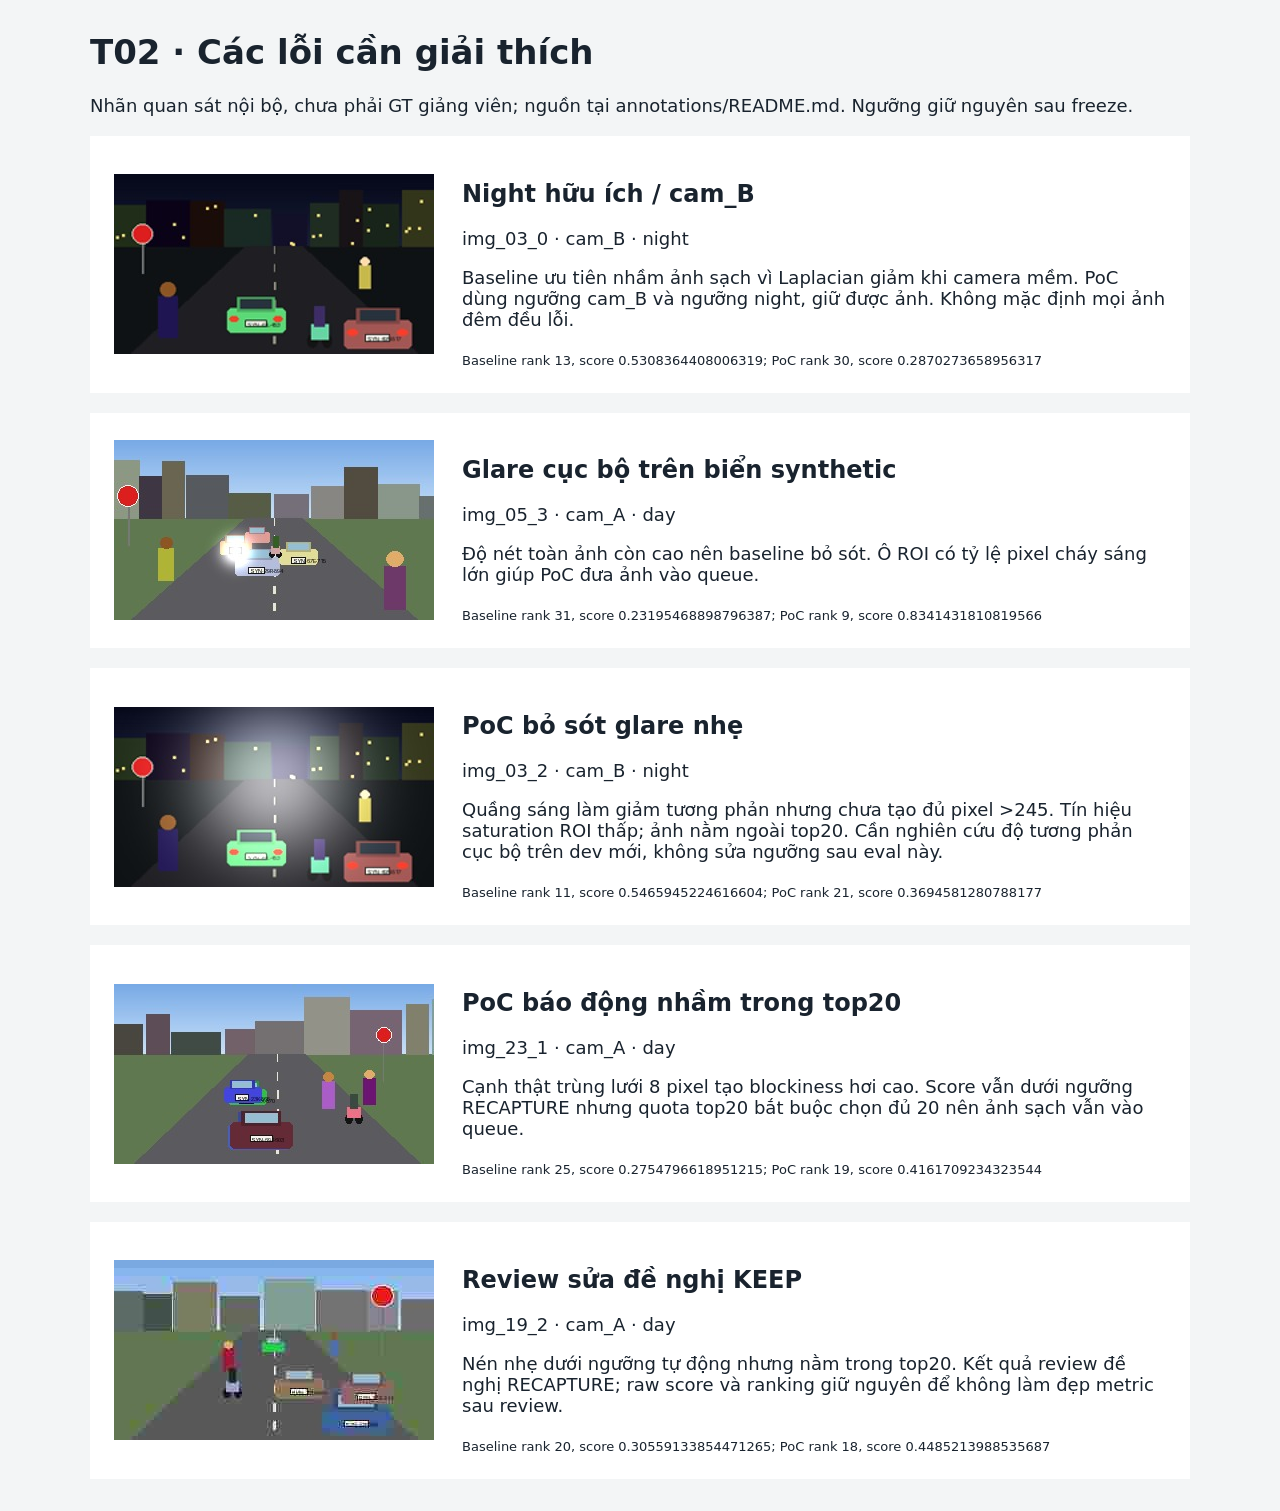
<file: reports/failure_gallery.html>
<!doctype html><html lang="vi"><meta charset="utf-8"><title>T004: failure cases</title><style>body{font:18px system-ui;background:#f3f5f6;color:#19232e;max-width:1100px;margin:32px auto}article{display:flex;gap:28px;background:white;padding:24px;margin:20px 0}img{width:400px;object-fit:contain}h1{font-size:34px}h2{font-size:24px}small{font-size:13px} @media(max-width:800px){article{display:block}img{width:100%}}</style><h1>T02 · Các lỗi cần giải thích</h1><p>Nhãn quan sát nội bộ, chưa phải GT giảng viên; nguồn tại annotations/README.md. Ngưỡng giữ nguyên sau freeze.</p><article><img alt="img_03_0" src="[data-uri]"><div><h2>Night hữu ích / cam_B</h2><p>img_03_0 · cam_B · night</p><p>Baseline ưu tiên nhầm ảnh sạch vì Laplacian giảm khi camera mềm. PoC dùng ngưỡng cam_B và ngưỡng night, giữ được ảnh. Không mặc định mọi ảnh đêm đều lỗi.</p><small>Baseline rank 13, score 0.5308364408006319; PoC rank 30, score 0.2870273658956317</small></div></article><article><img alt="img_05_3" src="[data-uri]"><div><h2>Glare cục bộ trên biển synthetic</h2><p>img_05_3 · cam_A · day</p><p>Độ nét toàn ảnh còn cao nên baseline bỏ sót. Ô ROI có tỷ lệ pixel cháy sáng lớn giúp PoC đưa ảnh vào queue.</p><small>Baseline rank 31, score 0.23195468898796387; PoC rank 9, score 0.8341431810819566</small></div></article><article><img alt="img_03_2" src="[data-uri]"><div><h2>PoC bỏ sót glare nhẹ</h2><p>img_03_2 · cam_B · night</p><p>Quầng sáng làm giảm tương phản nhưng chưa tạo đủ pixel &gt;245. Tín hiệu saturation ROI thấp; ảnh nằm ngoài top20. Cần nghiên cứu độ tương phản cục bộ trên dev mới, không sửa ngưỡng sau eval này.</p><small>Baseline rank 11, score 0.5465945224616604; PoC rank 21, score 0.3694581280788177</small></div></article><article><img alt="img_23_1" src="[data-uri]"><div><h2>PoC báo động nhầm trong top20</h2><p>img_23_1 · cam_A · day</p><p>Cạnh thật trùng lưới 8 pixel tạo blockiness hơi cao. Score vẫn dưới ngưỡng RECAPTURE nhưng quota top20 bắt buộc chọn đủ 20 nên ảnh sạch vẫn vào queue.</p><small>Baseline rank 25, score 0.2754796618951215; PoC rank 19, score 0.4161709234323544</small></div></article><article><img alt="img_19_2" src="[data-uri]"><div><h2>Review sửa đề nghị KEEP</h2><p>img_19_2 · cam_A · day</p><p>Nén nhẹ dưới ngưỡng tự động nhưng nằm trong top20. Kết quả review đề nghị RECAPTURE; raw score và ranking giữ nguyên để không làm đẹp metric sau review.</p><small>Baseline rank 20, score 0.30559133854471265; PoC rank 18, score 0.4485213988535687</small></div></article></html>
</file>
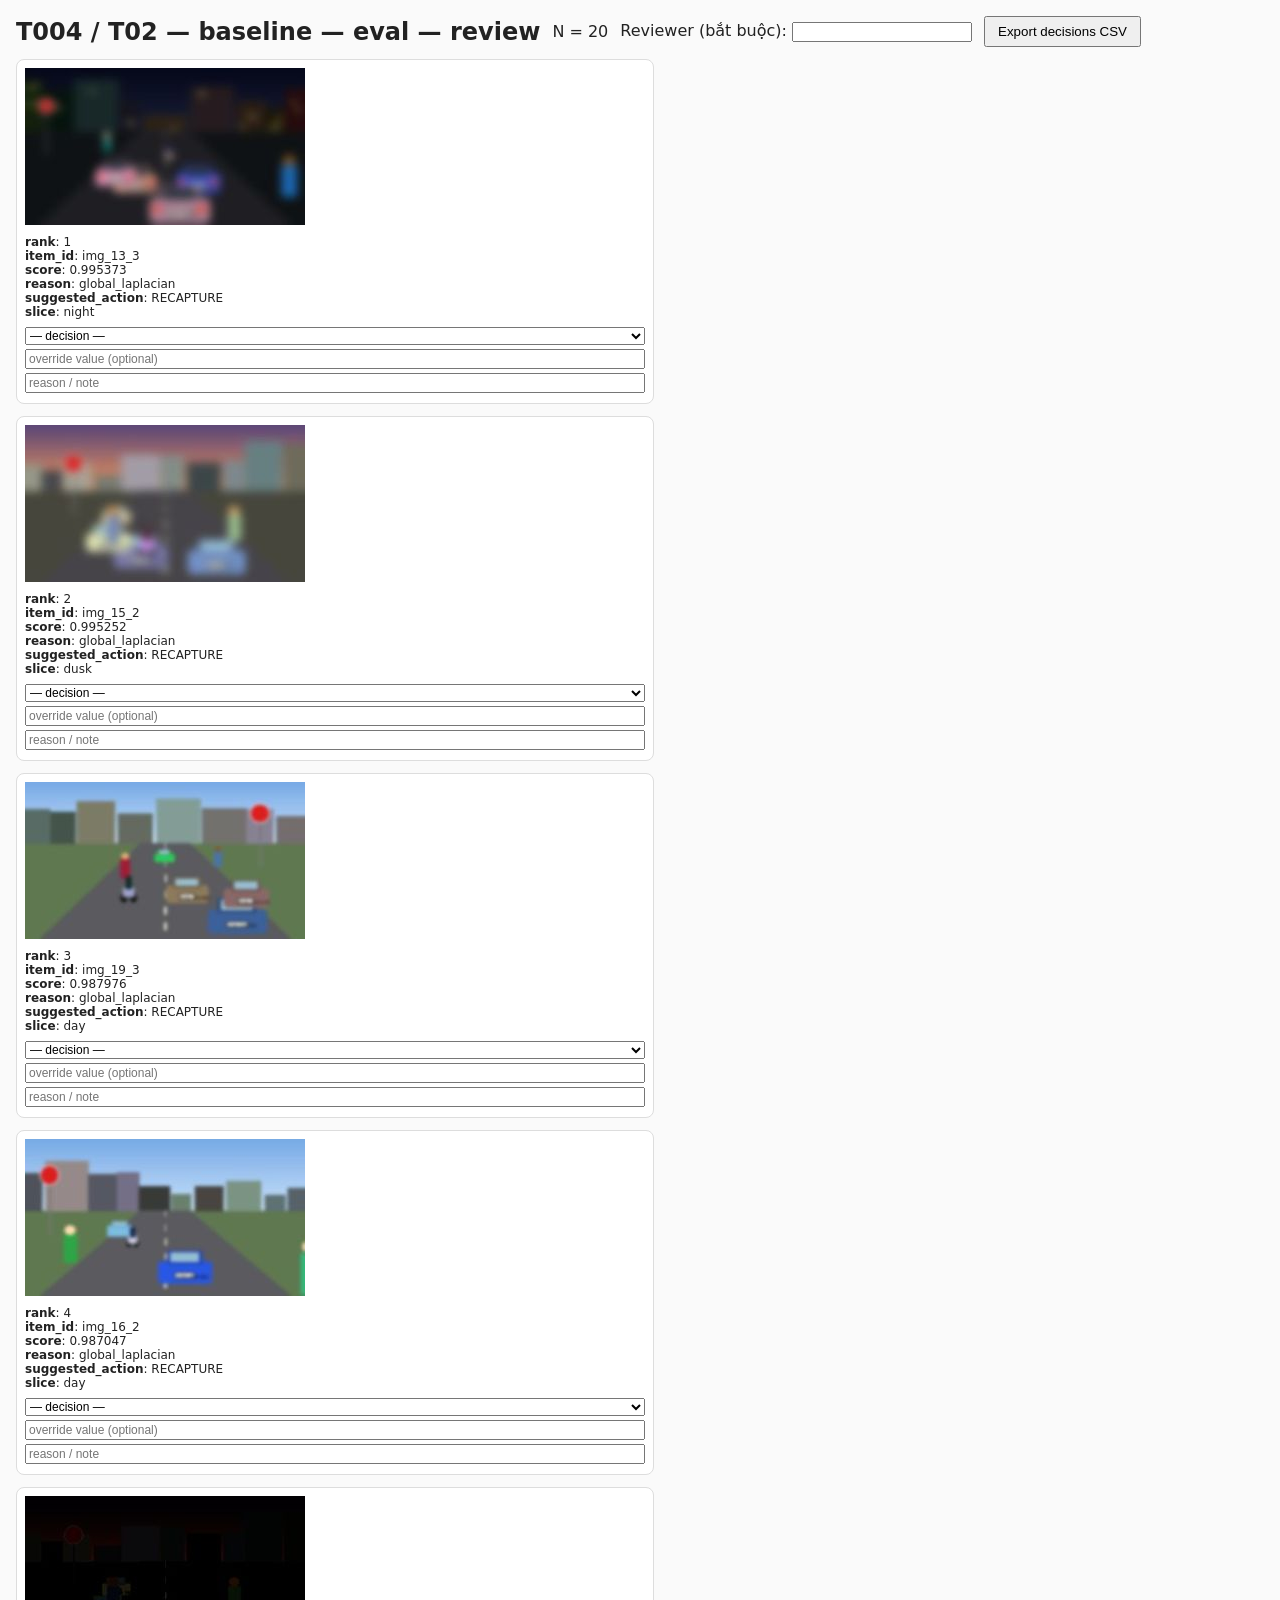
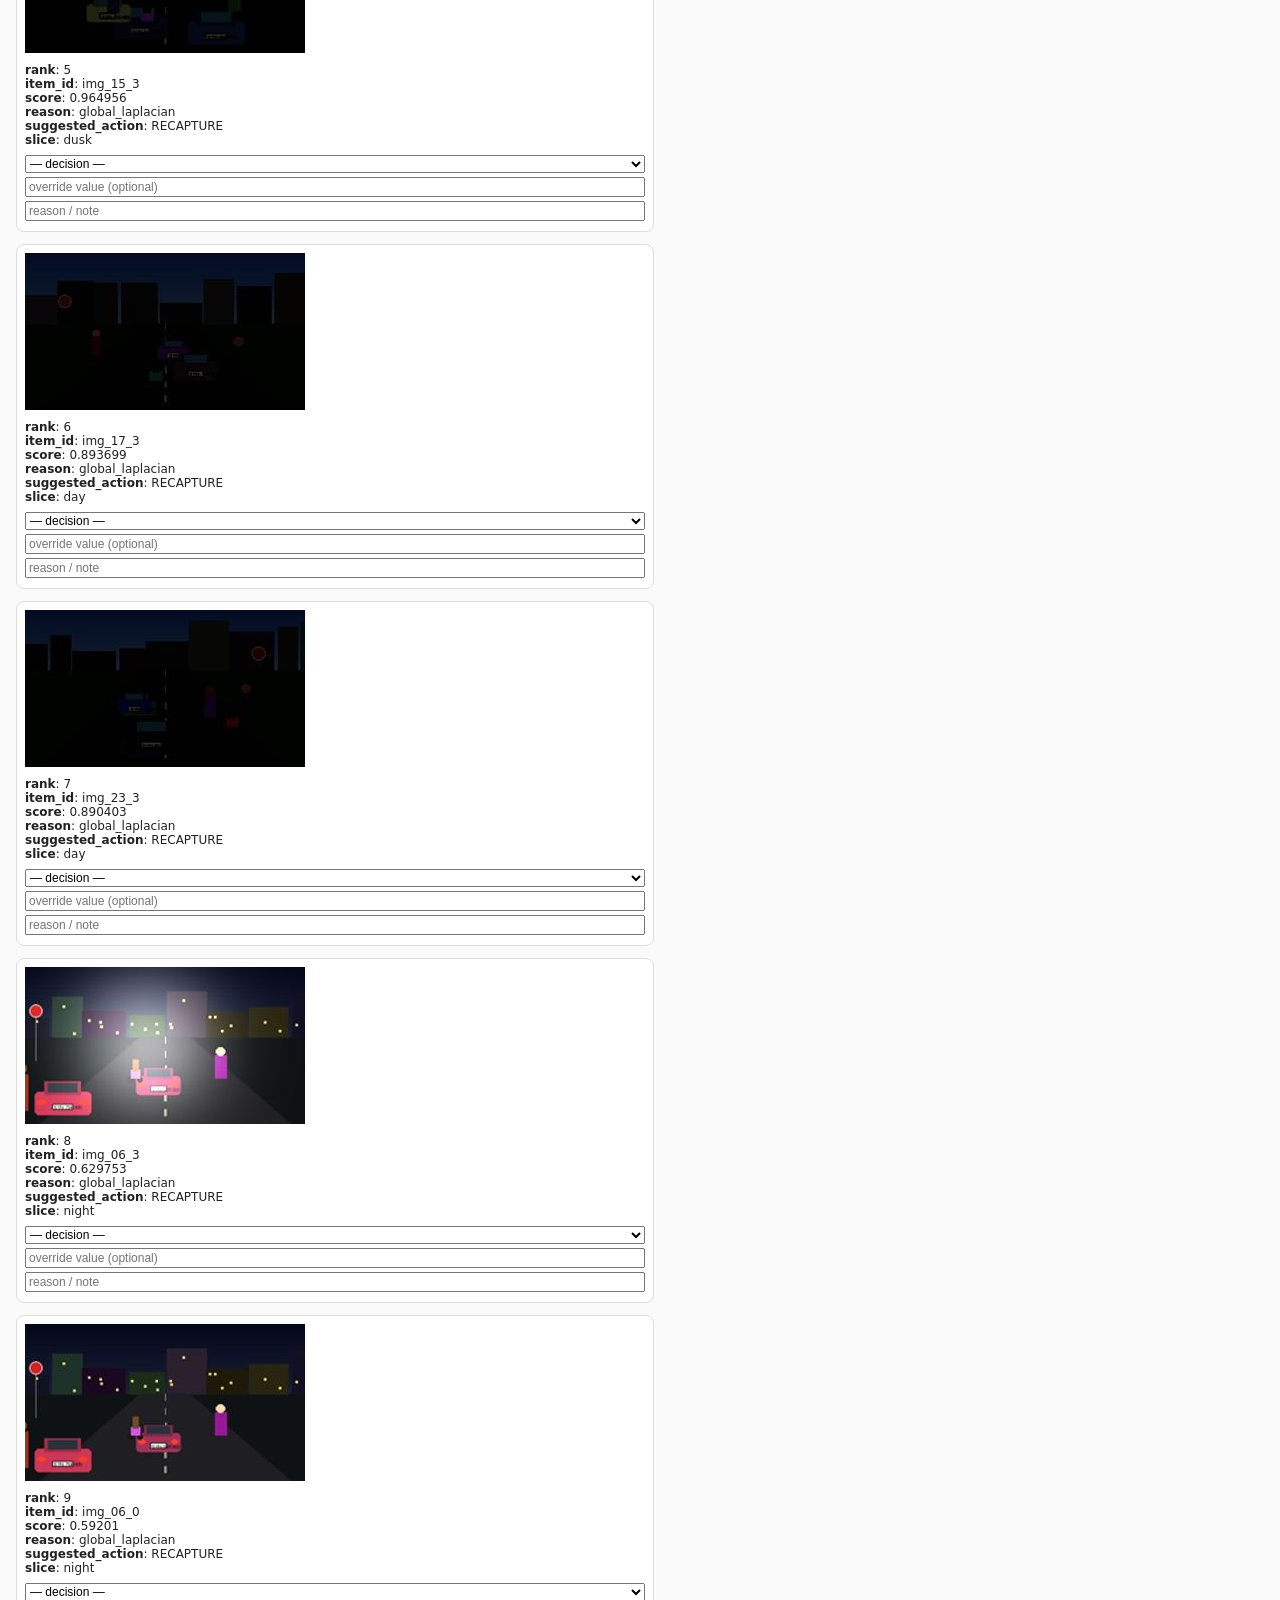
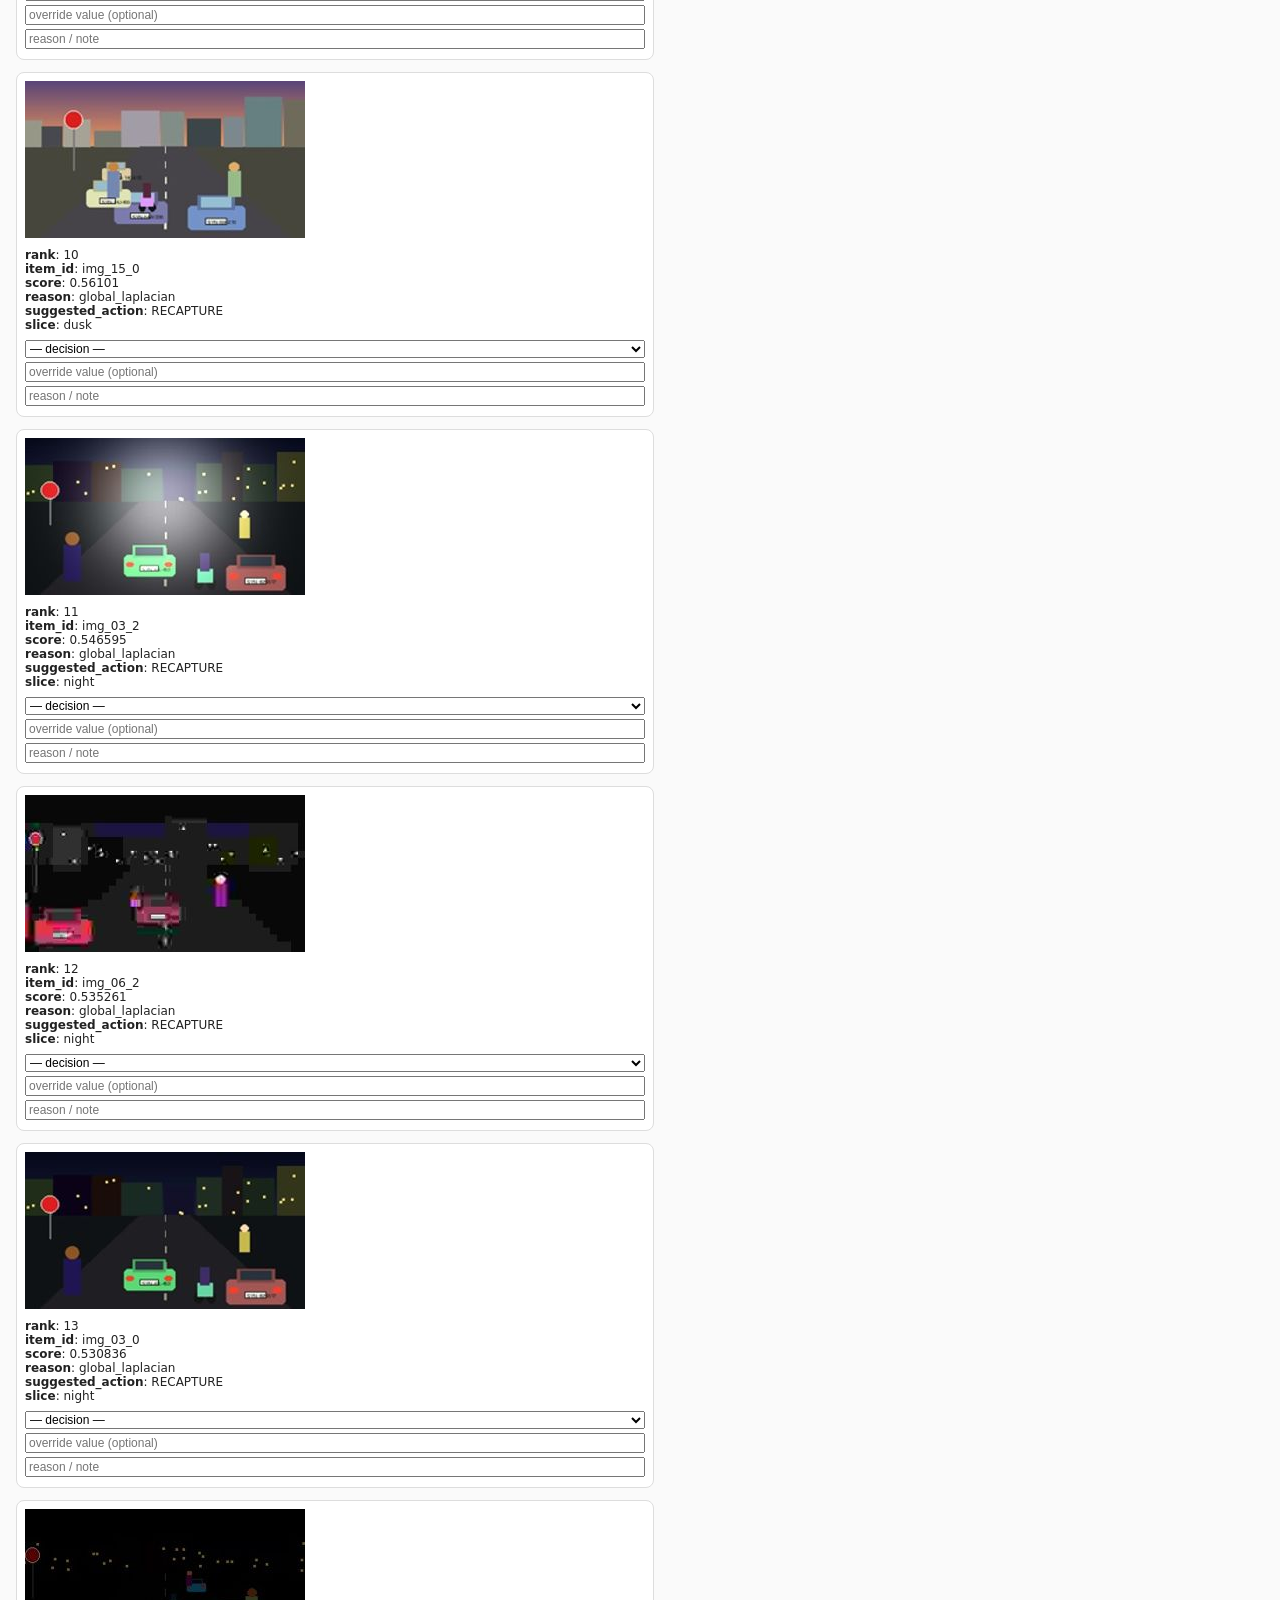
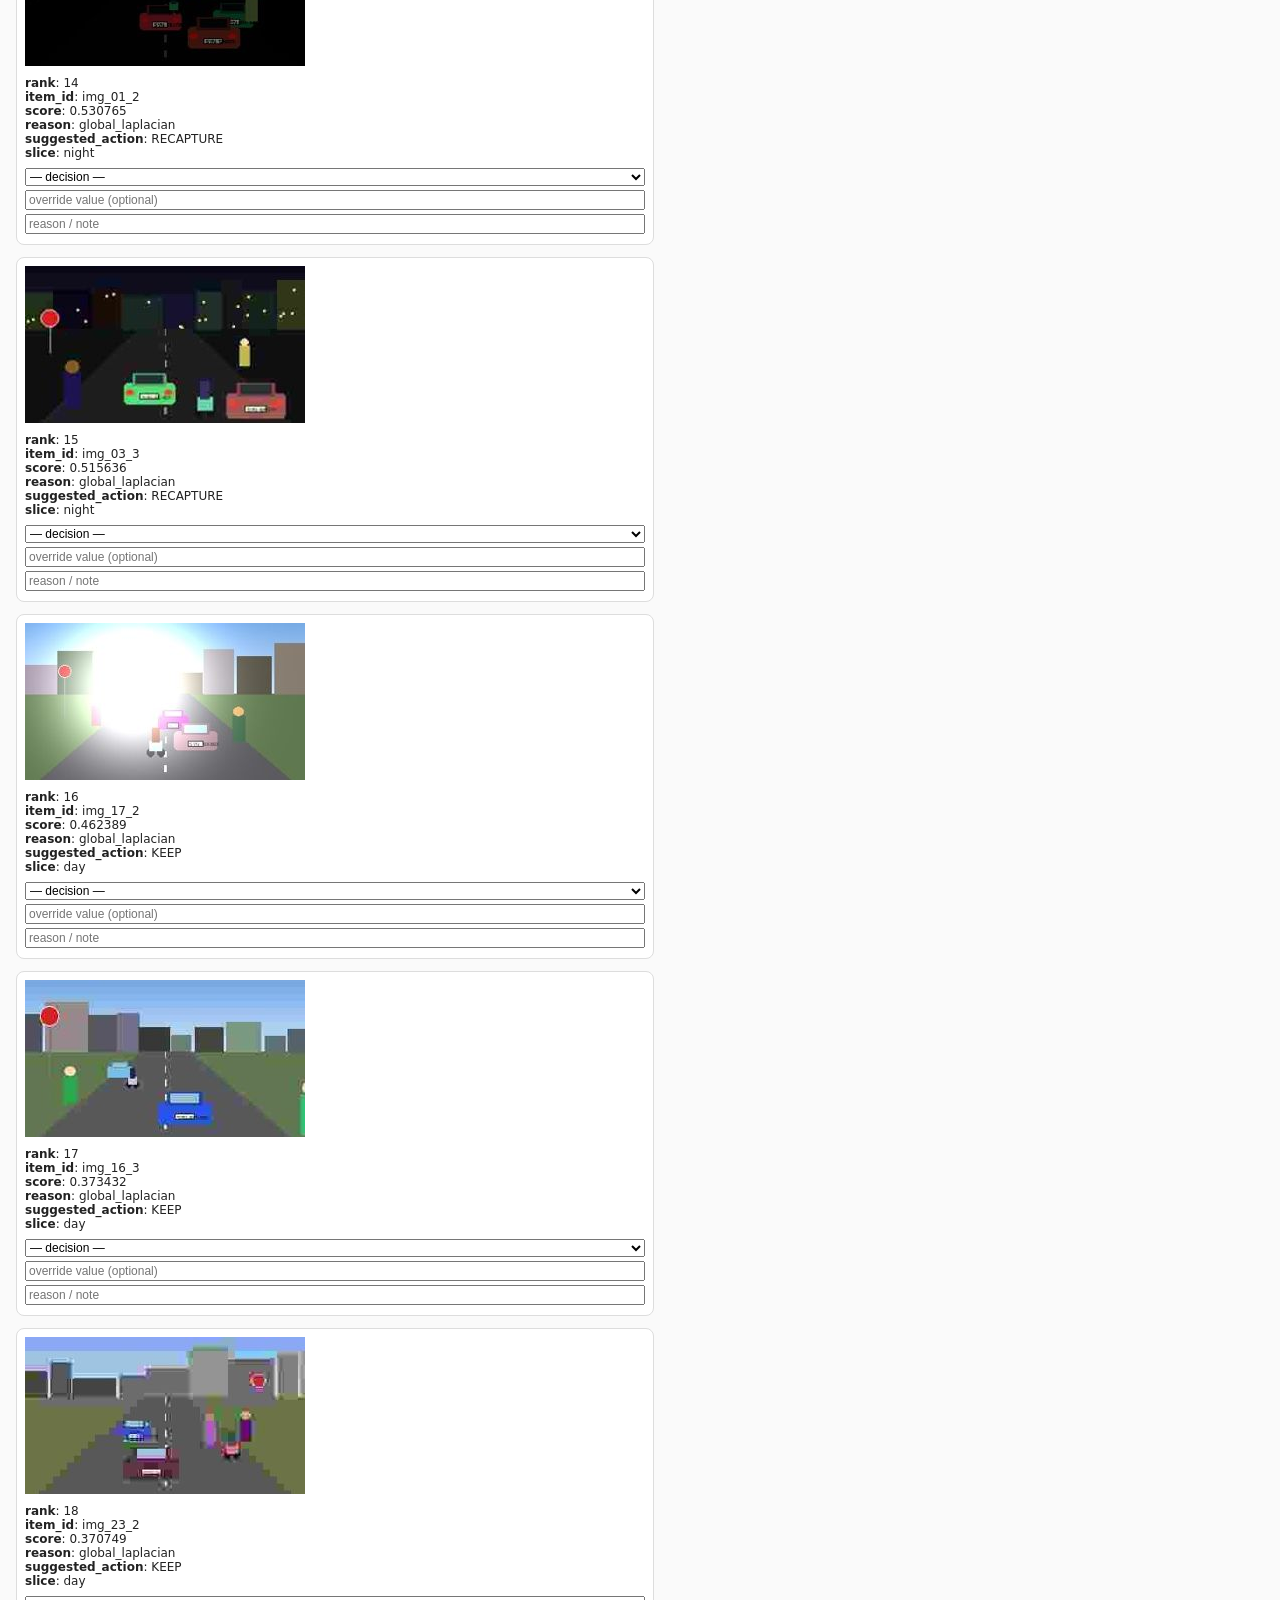
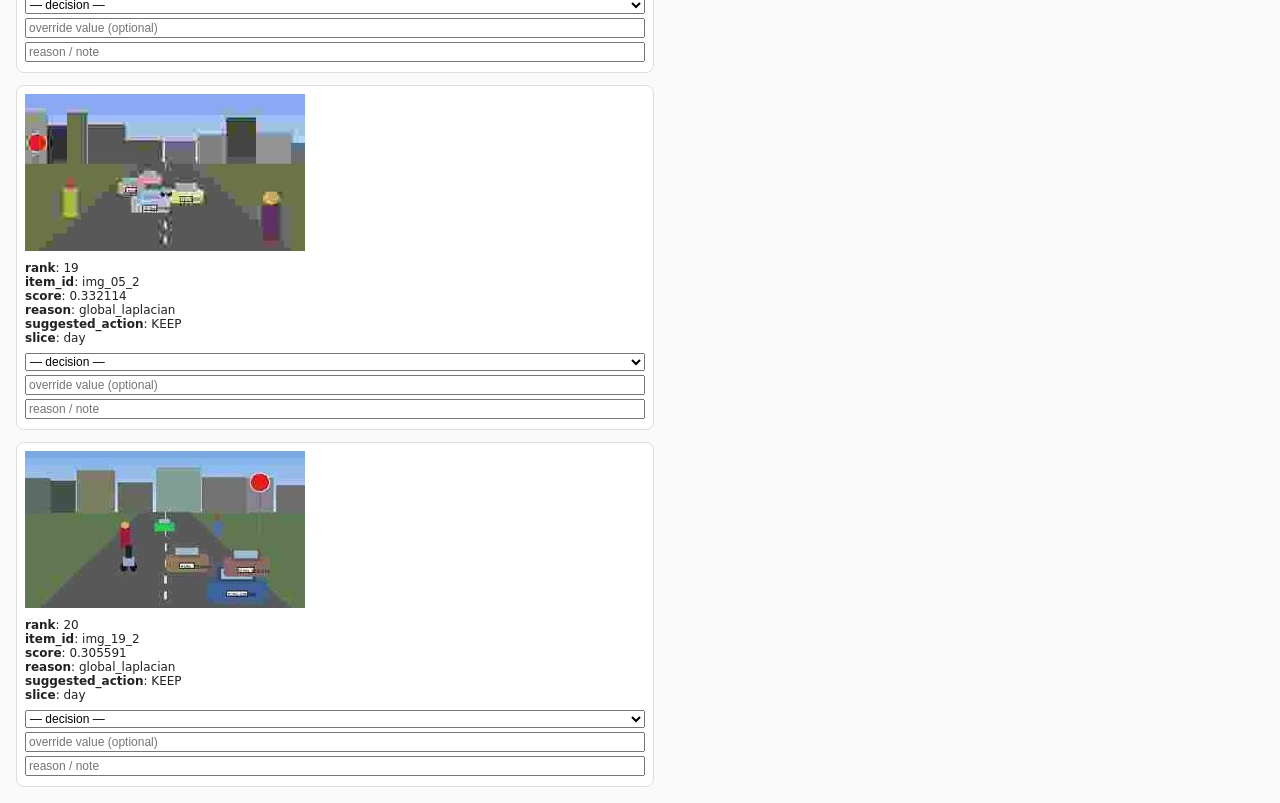
<file: reports/evidence/baseline/contact_sheet.html>
<!DOCTYPE html>
<html lang="vi"><head><meta charset="utf-8"><title>T004 / T02 — baseline — eval — review</title>
<style>
body{font-family:system-ui,sans-serif;margin:16px;background:#fafafa;color:#222}
header{display:flex;gap:12px;align-items:center;flex-wrap:wrap;margin-bottom:12px}
.grid{display:flex;flex-wrap:wrap;gap:12px}
.card{background:#fff;border:1px solid #ddd;border-radius:8px;padding:8px;width:min(100%,620px)}
.imgs{display:flex;gap:6px;flex-wrap:wrap} figure{margin:0} figcaption{font-size:11px;color:#666}
.meta{font-size:12px;margin:6px 0;word-break:break-all}
select,input{font-size:12px;margin:2px 0;width:100%;box-sizing:border-box}
.missing{color:#b00;font-size:12px}
button{padding:6px 12px}
</style></head><body>
<header><h2 style="margin:0">T004 / T02 — baseline — eval — review</h2><span>N = 20</span>
<label>Reviewer (bắt buộc): <input id="reviewer" style="width:180px"></label>
<button onclick="exportCsv()">Export decisions CSV</button></header>
<div class="grid"><div class="card" data-item="img_13_3" data-rank="1" data-score="0.995373"><div class="imgs"><figure><img src="[data-uri]" width="280"></figure></div><div class="meta"><div><b>rank</b>: 1</div><div><b>item_id</b>: img_13_3</div><div><b>score</b>: 0.995373</div><div><b>reason</b>: global_laplacian</div><div><b>suggested_action</b>: RECAPTURE</div><div><b>slice</b>: night</div></div><select class="dec"><option value="">— decision —</option><option value="approve">approve</option><option value="reject">reject</option><option value="edit">edit</option><option value="escalate">escalate</option><option value="skip">skip</option></select><input class="ov" placeholder="override value (optional)"><input class="note" placeholder="reason / note"></div>
<div class="card" data-item="img_15_2" data-rank="2" data-score="0.995252"><div class="imgs"><figure><img src="[data-uri]" width="280"></figure></div><div class="meta"><div><b>rank</b>: 2</div><div><b>item_id</b>: img_15_2</div><div><b>score</b>: 0.995252</div><div><b>reason</b>: global_laplacian</div><div><b>suggested_action</b>: RECAPTURE</div><div><b>slice</b>: dusk</div></div><select class="dec"><option value="">— decision —</option><option value="approve">approve</option><option value="reject">reject</option><option value="edit">edit</option><option value="escalate">escalate</option><option value="skip">skip</option></select><input class="ov" placeholder="override value (optional)"><input class="note" placeholder="reason / note"></div>
<div class="card" data-item="img_19_3" data-rank="3" data-score="0.987976"><div class="imgs"><figure><img src="[data-uri]" width="280"></figure></div><div class="meta"><div><b>rank</b>: 3</div><div><b>item_id</b>: img_19_3</div><div><b>score</b>: 0.987976</div><div><b>reason</b>: global_laplacian</div><div><b>suggested_action</b>: RECAPTURE</div><div><b>slice</b>: day</div></div><select class="dec"><option value="">— decision —</option><option value="approve">approve</option><option value="reject">reject</option><option value="edit">edit</option><option value="escalate">escalate</option><option value="skip">skip</option></select><input class="ov" placeholder="override value (optional)"><input class="note" placeholder="reason / note"></div>
<div class="card" data-item="img_16_2" data-rank="4" data-score="0.987047"><div class="imgs"><figure><img src="[data-uri]" width="280"></figure></div><div class="meta"><div><b>rank</b>: 4</div><div><b>item_id</b>: img_16_2</div><div><b>score</b>: 0.987047</div><div><b>reason</b>: global_laplacian</div><div><b>suggested_action</b>: RECAPTURE</div><div><b>slice</b>: day</div></div><select class="dec"><option value="">— decision —</option><option value="approve">approve</option><option value="reject">reject</option><option value="edit">edit</option><option value="escalate">escalate</option><option value="skip">skip</option></select><input class="ov" placeholder="override value (optional)"><input class="note" placeholder="reason / note"></div>
<div class="card" data-item="img_15_3" data-rank="5" data-score="0.964956"><div class="imgs"><figure><img src="[data-uri]" width="280"></figure></div><div class="meta"><div><b>rank</b>: 5</div><div><b>item_id</b>: img_15_3</div><div><b>score</b>: 0.964956</div><div><b>reason</b>: global_laplacian</div><div><b>suggested_action</b>: RECAPTURE</div><div><b>slice</b>: dusk</div></div><select class="dec"><option value="">— decision —</option><option value="approve">approve</option><option value="reject">reject</option><option value="edit">edit</option><option value="escalate">escalate</option><option value="skip">skip</option></select><input class="ov" placeholder="override value (optional)"><input class="note" placeholder="reason / note"></div>
<div class="card" data-item="img_17_3" data-rank="6" data-score="0.893699"><div class="imgs"><figure><img src="[data-uri]" width="280"></figure></div><div class="meta"><div><b>rank</b>: 6</div><div><b>item_id</b>: img_17_3</div><div><b>score</b>: 0.893699</div><div><b>reason</b>: global_laplacian</div><div><b>suggested_action</b>: RECAPTURE</div><div><b>slice</b>: day</div></div><select class="dec"><option value="">— decision —</option><option value="approve">approve</option><option value="reject">reject</option><option value="edit">edit</option><option value="escalate">escalate</option><option value="skip">skip</option></select><input class="ov" placeholder="override value (optional)"><input class="note" placeholder="reason / note"></div>
<div class="card" data-item="img_23_3" data-rank="7" data-score="0.890403"><div class="imgs"><figure><img src="[data-uri]" width="280"></figure></div><div class="meta"><div><b>rank</b>: 7</div><div><b>item_id</b>: img_23_3</div><div><b>score</b>: 0.890403</div><div><b>reason</b>: global_laplacian</div><div><b>suggested_action</b>: RECAPTURE</div><div><b>slice</b>: day</div></div><select class="dec"><option value="">— decision —</option><option value="approve">approve</option><option value="reject">reject</option><option value="edit">edit</option><option value="escalate">escalate</option><option value="skip">skip</option></select><input class="ov" placeholder="override value (optional)"><input class="note" placeholder="reason / note"></div>
<div class="card" data-item="img_06_3" data-rank="8" data-score="0.629753"><div class="imgs"><figure><img src="[data-uri]" width="280"></figure></div><div class="meta"><div><b>rank</b>: 8</div><div><b>item_id</b>: img_06_3</div><div><b>score</b>: 0.629753</div><div><b>reason</b>: global_laplacian</div><div><b>suggested_action</b>: RECAPTURE</div><div><b>slice</b>: night</div></div><select class="dec"><option value="">— decision —</option><option value="approve">approve</option><option value="reject">reject</option><option value="edit">edit</option><option value="escalate">escalate</option><option value="skip">skip</option></select><input class="ov" placeholder="override value (optional)"><input class="note" placeholder="reason / note"></div>
<div class="card" data-item="img_06_0" data-rank="9" data-score="0.59201"><div class="imgs"><figure><img src="[data-uri]" width="280"></figure></div><div class="meta"><div><b>rank</b>: 9</div><div><b>item_id</b>: img_06_0</div><div><b>score</b>: 0.59201</div><div><b>reason</b>: global_laplacian</div><div><b>suggested_action</b>: RECAPTURE</div><div><b>slice</b>: night</div></div><select class="dec"><option value="">— decision —</option><option value="approve">approve</option><option value="reject">reject</option><option value="edit">edit</option><option value="escalate">escalate</option><option value="skip">skip</option></select><input class="ov" placeholder="override value (optional)"><input class="note" placeholder="reason / note"></div>
<div class="card" data-item="img_15_0" data-rank="10" data-score="0.56101"><div class="imgs"><figure><img src="[data-uri]" width="280"></figure></div><div class="meta"><div><b>rank</b>: 10</div><div><b>item_id</b>: img_15_0</div><div><b>score</b>: 0.56101</div><div><b>reason</b>: global_laplacian</div><div><b>suggested_action</b>: RECAPTURE</div><div><b>slice</b>: dusk</div></div><select class="dec"><option value="">— decision —</option><option value="approve">approve</option><option value="reject">reject</option><option value="edit">edit</option><option value="escalate">escalate</option><option value="skip">skip</option></select><input class="ov" placeholder="override value (optional)"><input class="note" placeholder="reason / note"></div>
<div class="card" data-item="img_03_2" data-rank="11" data-score="0.546595"><div class="imgs"><figure><img src="[data-uri]" width="280"></figure></div><div class="meta"><div><b>rank</b>: 11</div><div><b>item_id</b>: img_03_2</div><div><b>score</b>: 0.546595</div><div><b>reason</b>: global_laplacian</div><div><b>suggested_action</b>: RECAPTURE</div><div><b>slice</b>: night</div></div><select class="dec"><option value="">— decision —</option><option value="approve">approve</option><option value="reject">reject</option><option value="edit">edit</option><option value="escalate">escalate</option><option value="skip">skip</option></select><input class="ov" placeholder="override value (optional)"><input class="note" placeholder="reason / note"></div>
<div class="card" data-item="img_06_2" data-rank="12" data-score="0.535261"><div class="imgs"><figure><img src="[data-uri]" width="280"></figure></div><div class="meta"><div><b>rank</b>: 12</div><div><b>item_id</b>: img_06_2</div><div><b>score</b>: 0.535261</div><div><b>reason</b>: global_laplacian</div><div><b>suggested_action</b>: RECAPTURE</div><div><b>slice</b>: night</div></div><select class="dec"><option value="">— decision —</option><option value="approve">approve</option><option value="reject">reject</option><option value="edit">edit</option><option value="escalate">escalate</option><option value="skip">skip</option></select><input class="ov" placeholder="override value (optional)"><input class="note" placeholder="reason / note"></div>
<div class="card" data-item="img_03_0" data-rank="13" data-score="0.530836"><div class="imgs"><figure><img src="[data-uri]" width="280"></figure></div><div class="meta"><div><b>rank</b>: 13</div><div><b>item_id</b>: img_03_0</div><div><b>score</b>: 0.530836</div><div><b>reason</b>: global_laplacian</div><div><b>suggested_action</b>: RECAPTURE</div><div><b>slice</b>: night</div></div><select class="dec"><option value="">— decision —</option><option value="approve">approve</option><option value="reject">reject</option><option value="edit">edit</option><option value="escalate">escalate</option><option value="skip">skip</option></select><input class="ov" placeholder="override value (optional)"><input class="note" placeholder="reason / note"></div>
<div class="card" data-item="img_01_2" data-rank="14" data-score="0.530765"><div class="imgs"><figure><img src="[data-uri]" width="280"></figure></div><div class="meta"><div><b>rank</b>: 14</div><div><b>item_id</b>: img_01_2</div><div><b>score</b>: 0.530765</div><div><b>reason</b>: global_laplacian</div><div><b>suggested_action</b>: RECAPTURE</div><div><b>slice</b>: night</div></div><select class="dec"><option value="">— decision —</option><option value="approve">approve</option><option value="reject">reject</option><option value="edit">edit</option><option value="escalate">escalate</option><option value="skip">skip</option></select><input class="ov" placeholder="override value (optional)"><input class="note" placeholder="reason / note"></div>
<div class="card" data-item="img_03_3" data-rank="15" data-score="0.515636"><div class="imgs"><figure><img src="[data-uri]" width="280"></figure></div><div class="meta"><div><b>rank</b>: 15</div><div><b>item_id</b>: img_03_3</div><div><b>score</b>: 0.515636</div><div><b>reason</b>: global_laplacian</div><div><b>suggested_action</b>: RECAPTURE</div><div><b>slice</b>: night</div></div><select class="dec"><option value="">— decision —</option><option value="approve">approve</option><option value="reject">reject</option><option value="edit">edit</option><option value="escalate">escalate</option><option value="skip">skip</option></select><input class="ov" placeholder="override value (optional)"><input class="note" placeholder="reason / note"></div>
<div class="card" data-item="img_17_2" data-rank="16" data-score="0.462389"><div class="imgs"><figure><img src="[data-uri]" width="280"></figure></div><div class="meta"><div><b>rank</b>: 16</div><div><b>item_id</b>: img_17_2</div><div><b>score</b>: 0.462389</div><div><b>reason</b>: global_laplacian</div><div><b>suggested_action</b>: KEEP</div><div><b>slice</b>: day</div></div><select class="dec"><option value="">— decision —</option><option value="approve">approve</option><option value="reject">reject</option><option value="edit">edit</option><option value="escalate">escalate</option><option value="skip">skip</option></select><input class="ov" placeholder="override value (optional)"><input class="note" placeholder="reason / note"></div>
<div class="card" data-item="img_16_3" data-rank="17" data-score="0.373432"><div class="imgs"><figure><img src="[data-uri]" width="280"></figure></div><div class="meta"><div><b>rank</b>: 17</div><div><b>item_id</b>: img_16_3</div><div><b>score</b>: 0.373432</div><div><b>reason</b>: global_laplacian</div><div><b>suggested_action</b>: KEEP</div><div><b>slice</b>: day</div></div><select class="dec"><option value="">— decision —</option><option value="approve">approve</option><option value="reject">reject</option><option value="edit">edit</option><option value="escalate">escalate</option><option value="skip">skip</option></select><input class="ov" placeholder="override value (optional)"><input class="note" placeholder="reason / note"></div>
<div class="card" data-item="img_23_2" data-rank="18" data-score="0.370749"><div class="imgs"><figure><img src="[data-uri]" width="280"></figure></div><div class="meta"><div><b>rank</b>: 18</div><div><b>item_id</b>: img_23_2</div><div><b>score</b>: 0.370749</div><div><b>reason</b>: global_laplacian</div><div><b>suggested_action</b>: KEEP</div><div><b>slice</b>: day</div></div><select class="dec"><option value="">— decision —</option><option value="approve">approve</option><option value="reject">reject</option><option value="edit">edit</option><option value="escalate">escalate</option><option value="skip">skip</option></select><input class="ov" placeholder="override value (optional)"><input class="note" placeholder="reason / note"></div>
<div class="card" data-item="img_05_2" data-rank="19" data-score="0.332114"><div class="imgs"><figure><img src="[data-uri]" width="280"></figure></div><div class="meta"><div><b>rank</b>: 19</div><div><b>item_id</b>: img_05_2</div><div><b>score</b>: 0.332114</div><div><b>reason</b>: global_laplacian</div><div><b>suggested_action</b>: KEEP</div><div><b>slice</b>: day</div></div><select class="dec"><option value="">— decision —</option><option value="approve">approve</option><option value="reject">reject</option><option value="edit">edit</option><option value="escalate">escalate</option><option value="skip">skip</option></select><input class="ov" placeholder="override value (optional)"><input class="note" placeholder="reason / note"></div>
<div class="card" data-item="img_19_2" data-rank="20" data-score="0.305591"><div class="imgs"><figure><img src="[data-uri]" width="280"></figure></div><div class="meta"><div><b>rank</b>: 20</div><div><b>item_id</b>: img_19_2</div><div><b>score</b>: 0.305591</div><div><b>reason</b>: global_laplacian</div><div><b>suggested_action</b>: KEEP</div><div><b>slice</b>: day</div></div><select class="dec"><option value="">— decision —</option><option value="approve">approve</option><option value="reject">reject</option><option value="edit">edit</option><option value="escalate">escalate</option><option value="skip">skip</option></select><input class="ov" placeholder="override value (optional)"><input class="note" placeholder="reason / note"></div></div>
<script>
const ROWS = [{"rank": "1", "item_id": "img_13_3", "score": "0.995373", "reason": "global_laplacian", "suggested_action": "RECAPTURE", "slice": "night", "evidence_path": "images/img_13_3.jpg", "reviewer": "", "reviewer_decision": "", "override_value": "", "review_note": "", "reviewed_at": ""}, {"rank": "2", "item_id": "img_15_2", "score": "0.995252", "reason": "global_laplacian", "suggested_action": "RECAPTURE", "slice": "dusk", "evidence_path": "images/img_15_2.jpg", "reviewer": "", "reviewer_decision": "", "override_value": "", "review_note": "", "reviewed_at": ""}, {"rank": "3", "item_id": "img_19_3", "score": "0.987976", "reason": "global_laplacian", "suggested_action": "RECAPTURE", "slice": "day", "evidence_path": "images/img_19_3.jpg", "reviewer": "", "reviewer_decision": "", "override_value": "", "review_note": "", "reviewed_at": ""}, {"rank": "4", "item_id": "img_16_2", "score": "0.987047", "reason": "global_laplacian", "suggested_action": "RECAPTURE", "slice": "day", "evidence_path": "images/img_16_2.jpg", "reviewer": "", "reviewer_decision": "", "override_value": "", "review_note": "", "reviewed_at": ""}, {"rank": "5", "item_id": "img_15_3", "score": "0.964956", "reason": "global_laplacian", "suggested_action": "RECAPTURE", "slice": "dusk", "evidence_path": "images/img_15_3.jpg", "reviewer": "", "reviewer_decision": "", "override_value": "", "review_note": "", "reviewed_at": ""}, {"rank": "6", "item_id": "img_17_3", "score": "0.893699", "reason": "global_laplacian", "suggested_action": "RECAPTURE", "slice": "day", "evidence_path": "images/img_17_3.jpg", "reviewer": "", "reviewer_decision": "", "override_value": "", "review_note": "", "reviewed_at": ""}, {"rank": "7", "item_id": "img_23_3", "score": "0.890403", "reason": "global_laplacian", "suggested_action": "RECAPTURE", "slice": "day", "evidence_path": "images/img_23_3.jpg", "reviewer": "", "reviewer_decision": "", "override_value": "", "review_note": "", "reviewed_at": ""}, {"rank": "8", "item_id": "img_06_3", "score": "0.629753", "reason": "global_laplacian", "suggested_action": "RECAPTURE", "slice": "night", "evidence_path": "images/img_06_3.jpg", "reviewer": "", "reviewer_decision": "", "override_value": "", "review_note": "", "reviewed_at": ""}, {"rank": "9", "item_id": "img_06_0", "score": "0.59201", "reason": "global_laplacian", "suggested_action": "RECAPTURE", "slice": "night", "evidence_path": "images/img_06_0.jpg", "reviewer": "", "reviewer_decision": "", "override_value": "", "review_note": "", "reviewed_at": ""}, {"rank": "10", "item_id": "img_15_0", "score": "0.56101", "reason": "global_laplacian", "suggested_action": "RECAPTURE", "slice": "dusk", "evidence_path": "images/img_15_0.jpg", "reviewer": "", "reviewer_decision": "", "override_value": "", "review_note": "", "reviewed_at": ""}, {"rank": "11", "item_id": "img_03_2", "score": "0.546595", "reason": "global_laplacian", "suggested_action": "RECAPTURE", "slice": "night", "evidence_path": "images/img_03_2.jpg", "reviewer": "", "reviewer_decision": "", "override_value": "", "review_note": "", "reviewed_at": ""}, {"rank": "12", "item_id": "img_06_2", "score": "0.535261", "reason": "global_laplacian", "suggested_action": "RECAPTURE", "slice": "night", "evidence_path": "images/img_06_2.jpg", "reviewer": "", "reviewer_decision": "", "override_value": "", "review_note": "", "reviewed_at": ""}, {"rank": "13", "item_id": "img_03_0", "score": "0.530836", "reason": "global_laplacian", "suggested_action": "RECAPTURE", "slice": "night", "evidence_path": "images/img_03_0.jpg", "reviewer": "", "reviewer_decision": "", "override_value": "", "review_note": "", "reviewed_at": ""}, {"rank": "14", "item_id": "img_01_2", "score": "0.530765", "reason": "global_laplacian", "suggested_action": "RECAPTURE", "slice": "night", "evidence_path": "images/img_01_2.jpg", "reviewer": "", "reviewer_decision": "", "override_value": "", "review_note": "", "reviewed_at": ""}, {"rank": "15", "item_id": "img_03_3", "score": "0.515636", "reason": "global_laplacian", "suggested_action": "RECAPTURE", "slice": "night", "evidence_path": "images/img_03_3.jpg", "reviewer": "", "reviewer_decision": "", "override_value": "", "review_note": "", "reviewed_at": ""}, {"rank": "16", "item_id": "img_17_2", "score": "0.462389", "reason": "global_laplacian", "suggested_action": "KEEP", "slice": "day", "evidence_path": "images/img_17_2.jpg", "reviewer": "", "reviewer_decision": "", "override_value": "", "review_note": "", "reviewed_at": ""}, {"rank": "17", "item_id": "img_16_3", "score": "0.373432", "reason": "global_laplacian", "suggested_action": "KEEP", "slice": "day", "evidence_path": "images/img_16_3.jpg", "reviewer": "", "reviewer_decision": "", "override_value": "", "review_note": "", "reviewed_at": ""}, {"rank": "18", "item_id": "img_23_2", "score": "0.370749", "reason": "global_laplacian", "suggested_action": "KEEP", "slice": "day", "evidence_path": "images/img_23_2.jpg", "reviewer": "", "reviewer_decision": "", "override_value": "", "review_note": "", "reviewed_at": ""}, {"rank": "19", "item_id": "img_05_2", "score": "0.332114", "reason": "global_laplacian", "suggested_action": "KEEP", "slice": "day", "evidence_path": "images/img_05_2.jpg", "reviewer": "", "reviewer_decision": "", "override_value": "", "review_note": "", "reviewed_at": ""}, {"rank": "20", "item_id": "img_19_2", "score": "0.305591", "reason": "global_laplacian", "suggested_action": "KEEP", "slice": "day", "evidence_path": "images/img_19_2.jpg", "reviewer": "", "reviewer_decision": "", "override_value": "", "review_note": "", "reviewed_at": ""}];
const COLS = ["rank","item_id","score","reason","suggested_action","slice","evidence_path",
              "reviewer","reviewer_decision","override_value","review_note","reviewed_at"];
function esc(v){v = (v===undefined||v===null)?"":String(v); return /[",\n]/.test(v)?'"'+v.replace(/"/g,'""')+'"':v;}
function exportCsv(){
  const reviewer = document.getElementById('reviewer').value.trim();
  if(!reviewer){alert('Nhập tên reviewer trước khi export'); return;}
  const now = new Date().toISOString();
  const cards = document.querySelectorAll('.card');
  const lines = [COLS.join(',')];
  cards.forEach((c,i)=>{
    const r = Object.assign({}, ROWS[i]);
    const dec = c.querySelector('.dec').value;
    r.reviewer = dec ? reviewer : ''; r.reviewer_decision = dec;
    r.override_value = c.querySelector('.ov').value; r.review_note = c.querySelector('.note').value;
    r.reviewed_at = dec ? now : '';
    lines.push(COLS.map(k=>esc(r[k])).join(','));
  });
  const blob = new Blob([lines.join('\n')+'\n'], {type:'text/csv'});
  const a = document.createElement('a'); a.href = URL.createObjectURL(blob);
  a.download = 'review_queue_reviewed.csv'; a.click();
}
</script></body></html>
</file>
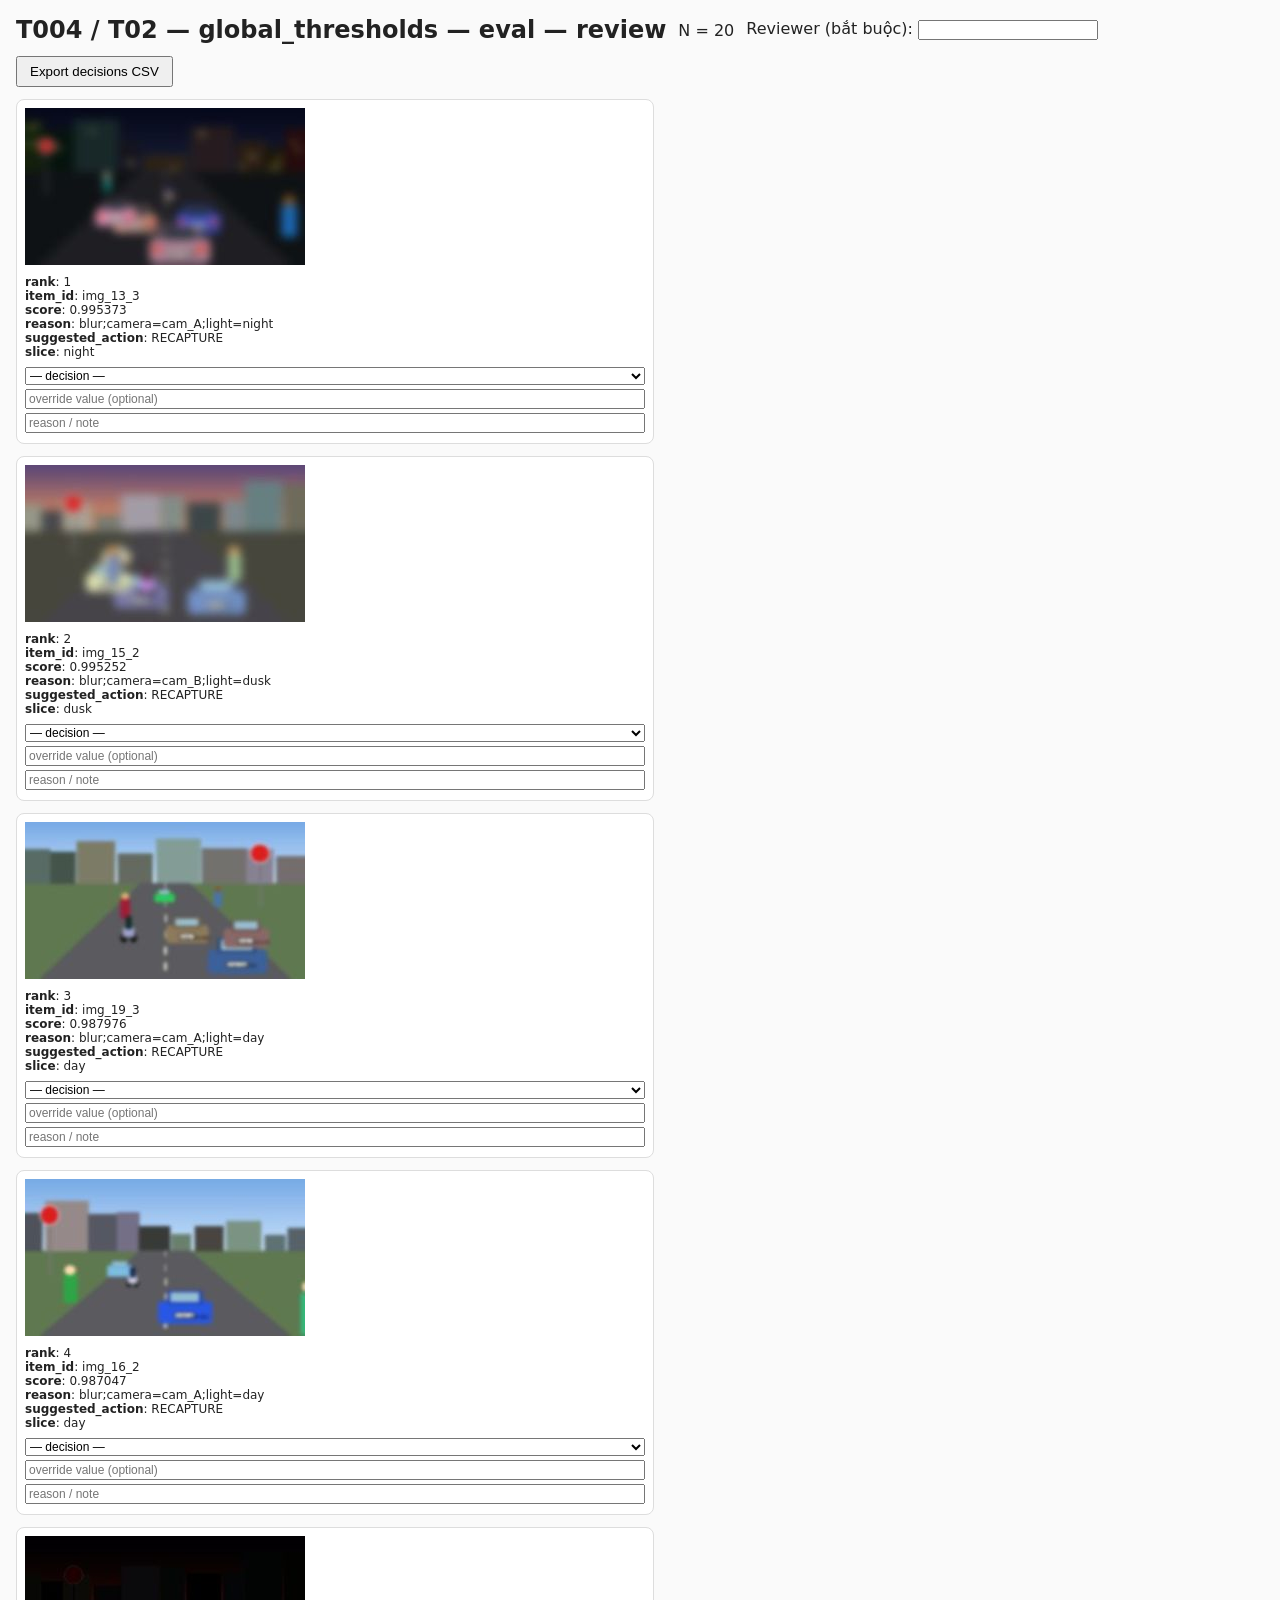
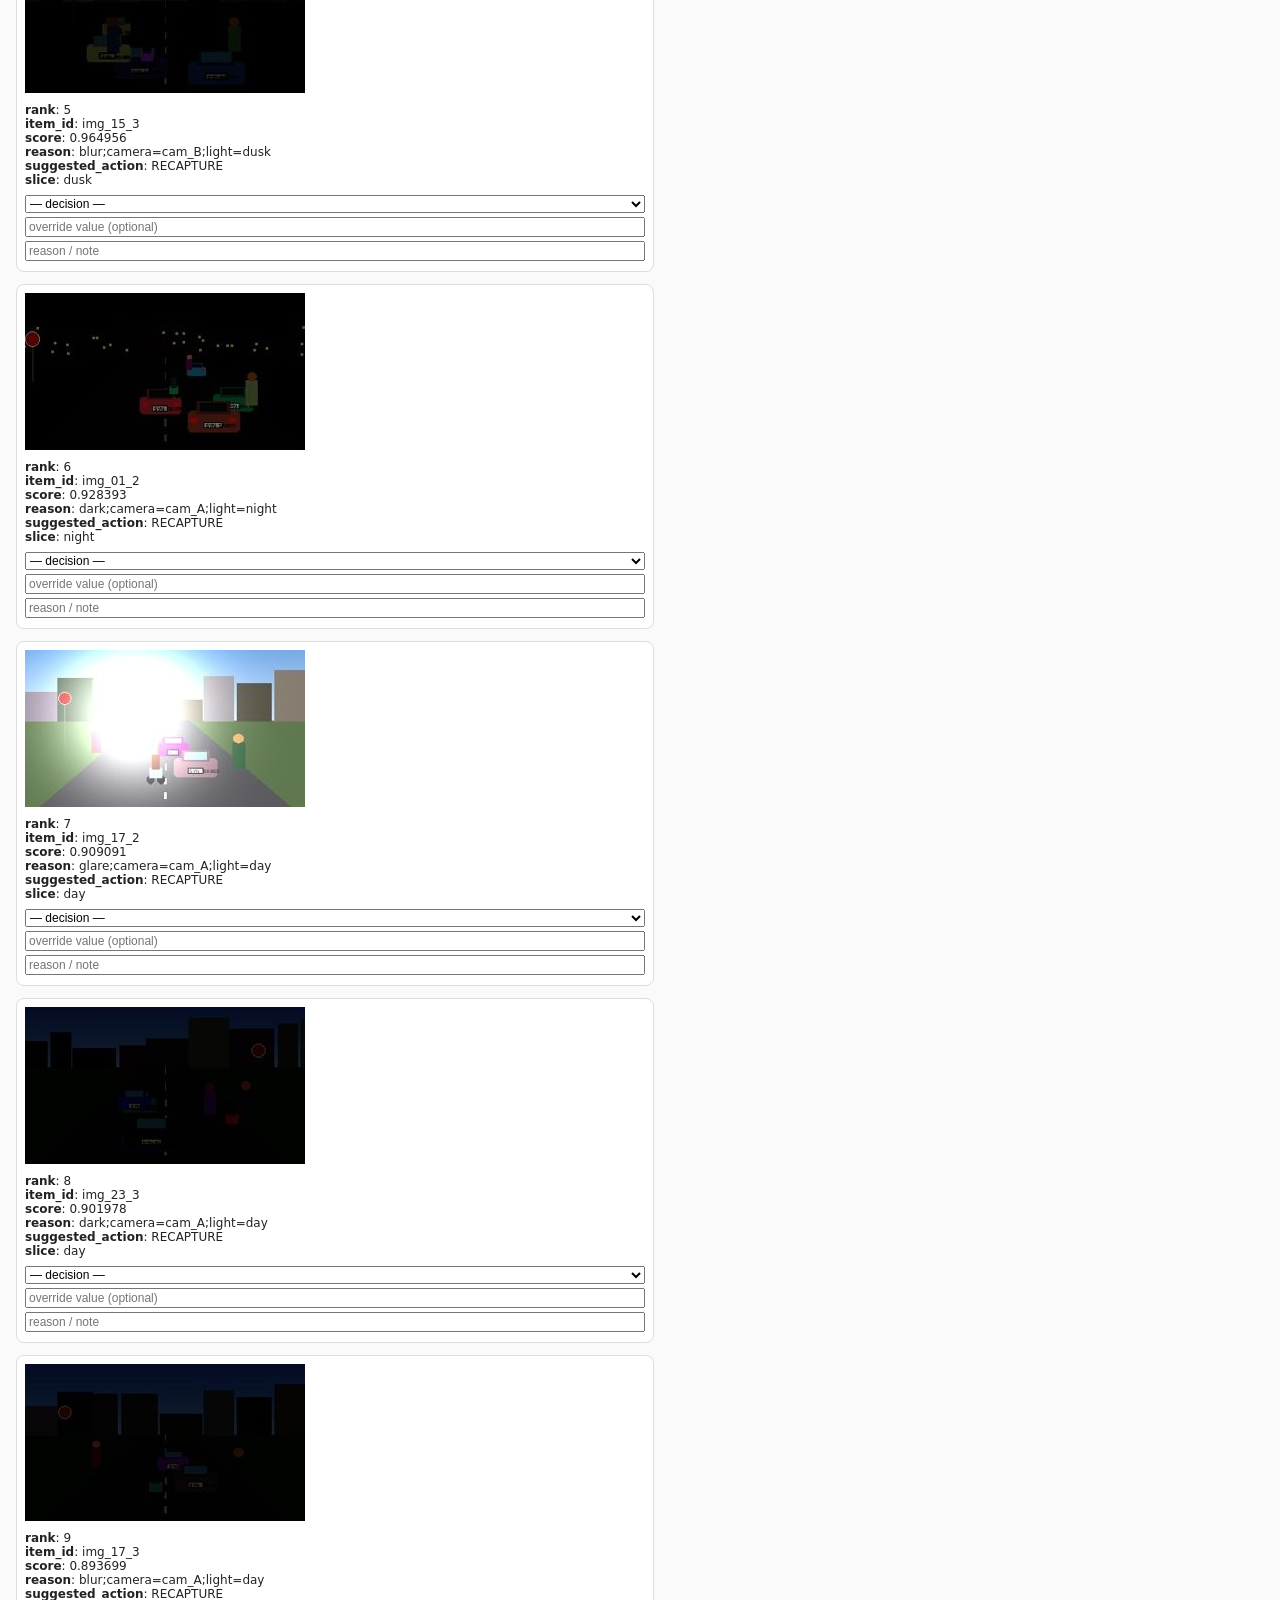
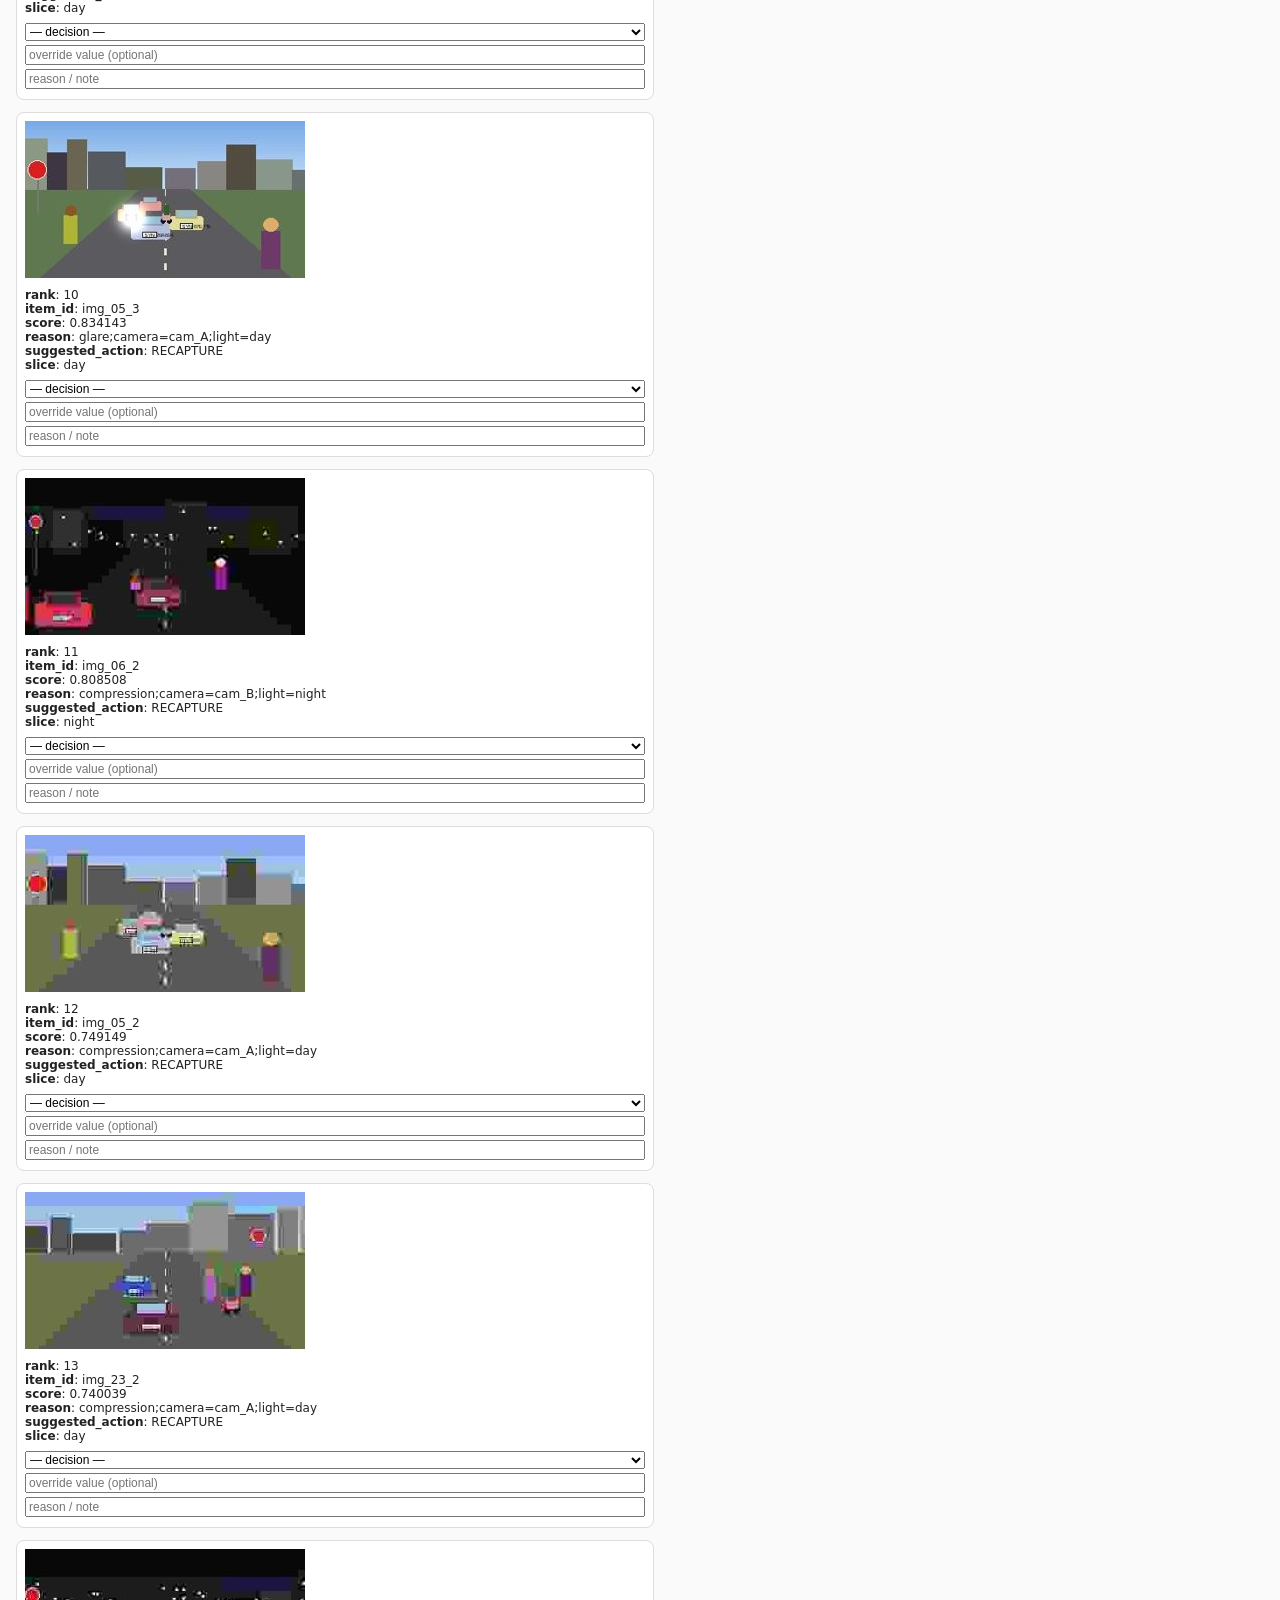
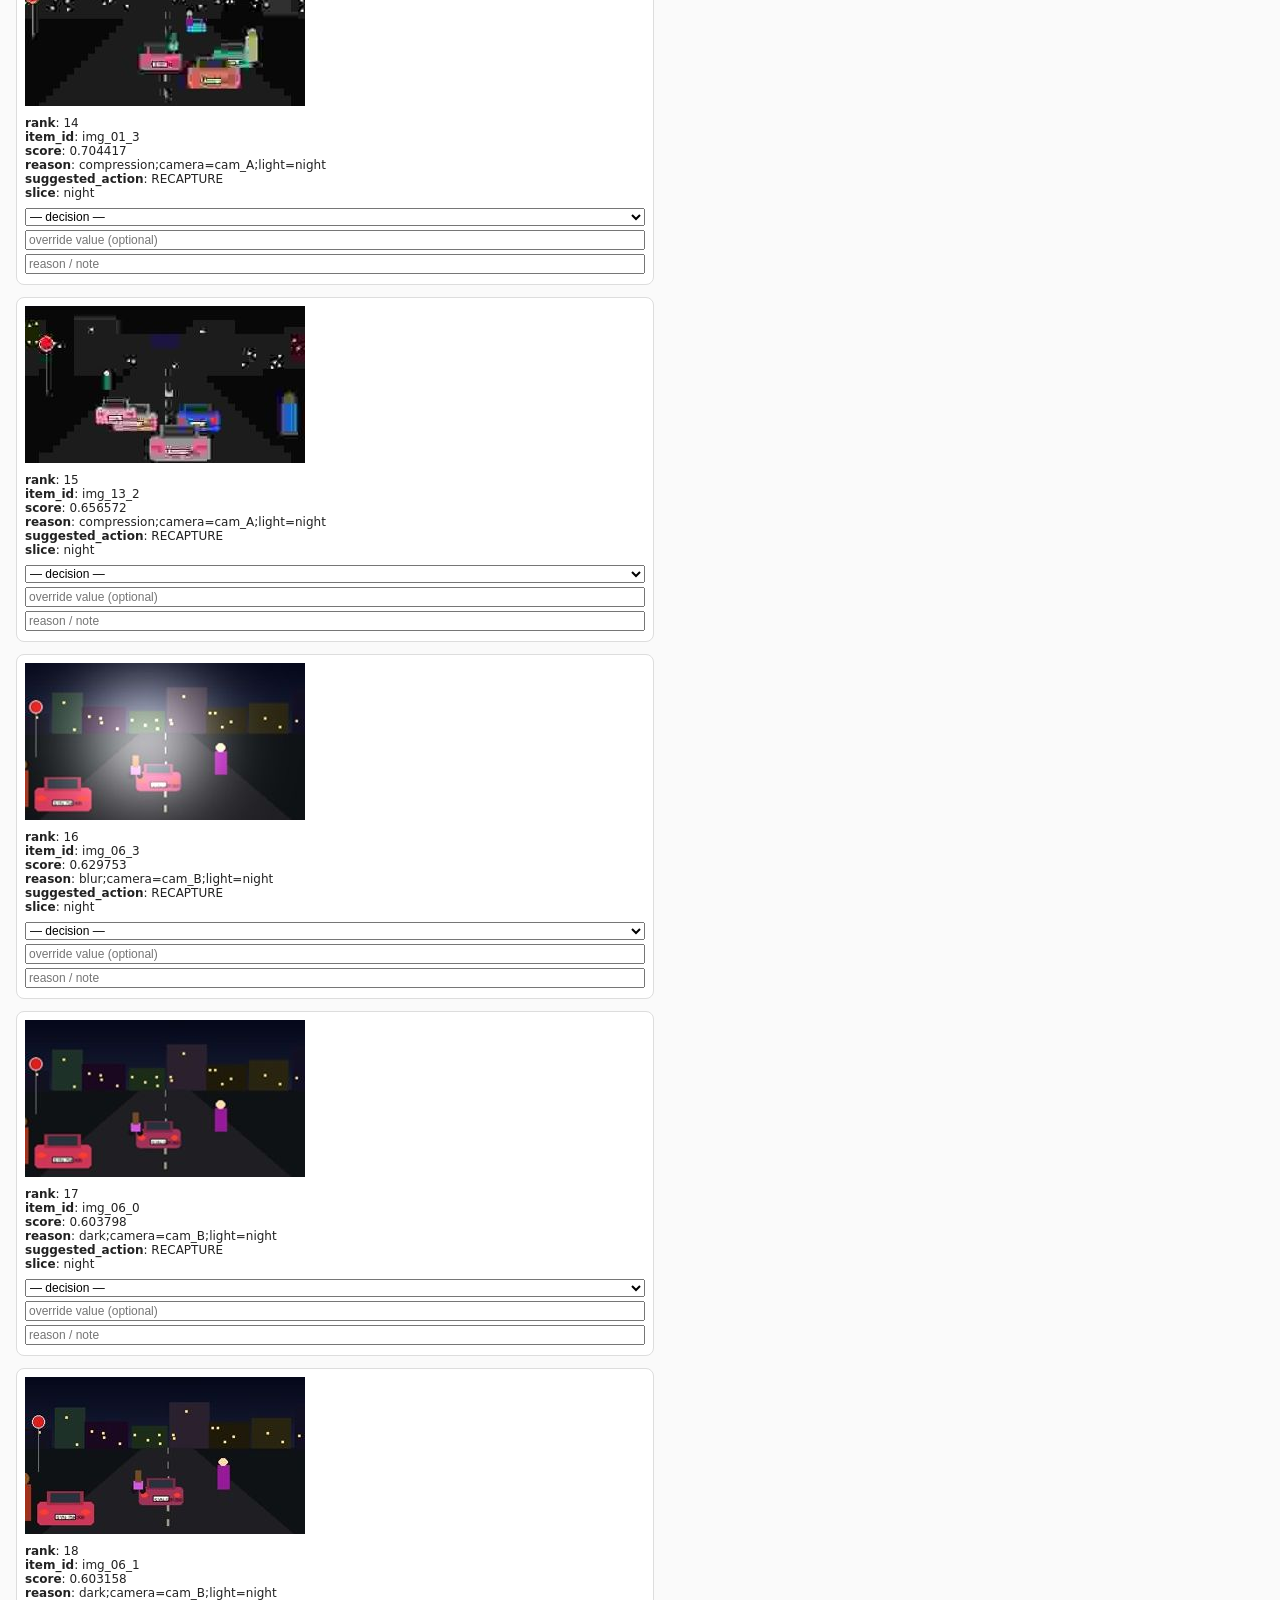
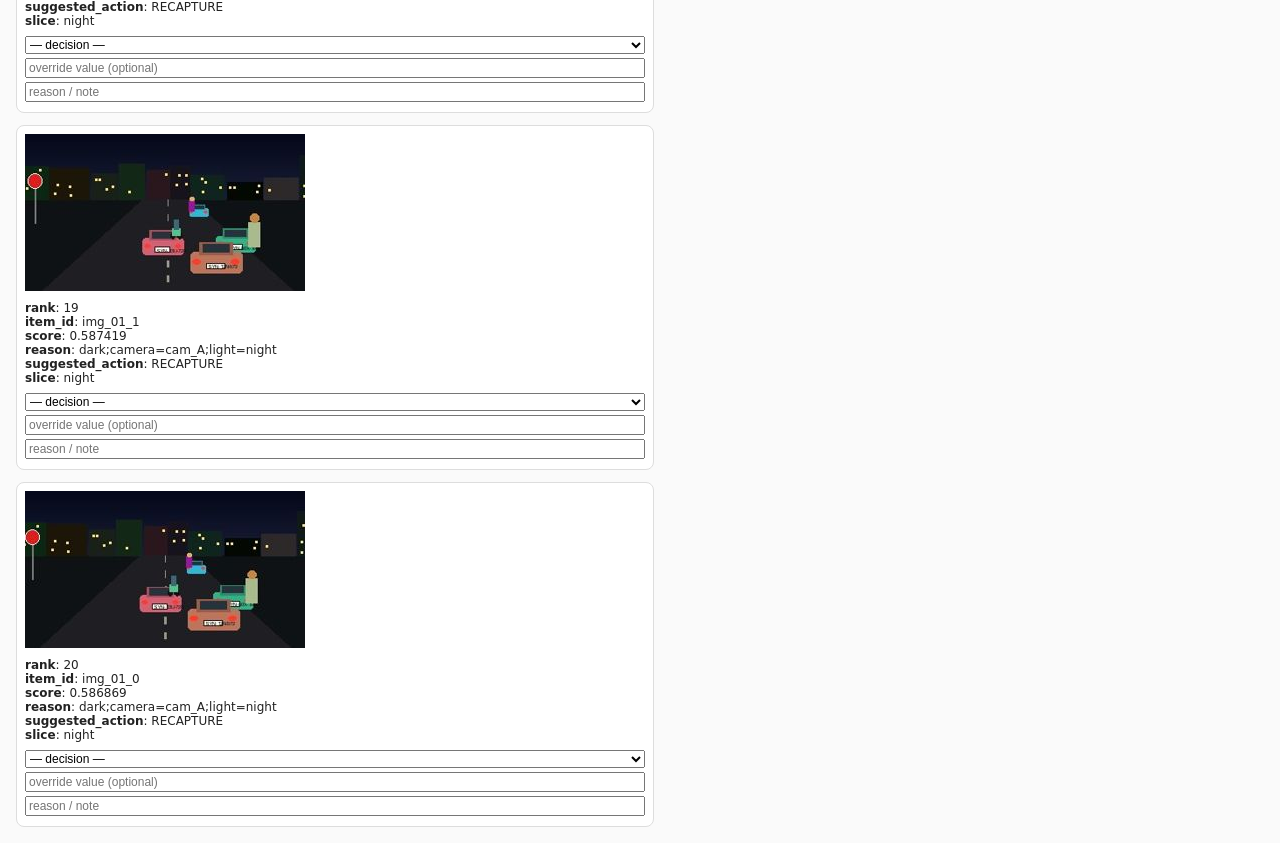
<file: reports/evidence/global_thresholds/contact_sheet.html>
<!DOCTYPE html>
<html lang="vi"><head><meta charset="utf-8"><title>T004 / T02 — global_thresholds — eval — review</title>
<style>
body{font-family:system-ui,sans-serif;margin:16px;background:#fafafa;color:#222}
header{display:flex;gap:12px;align-items:center;flex-wrap:wrap;margin-bottom:12px}
.grid{display:flex;flex-wrap:wrap;gap:12px}
.card{background:#fff;border:1px solid #ddd;border-radius:8px;padding:8px;width:min(100%,620px)}
.imgs{display:flex;gap:6px;flex-wrap:wrap} figure{margin:0} figcaption{font-size:11px;color:#666}
.meta{font-size:12px;margin:6px 0;word-break:break-all}
select,input{font-size:12px;margin:2px 0;width:100%;box-sizing:border-box}
.missing{color:#b00;font-size:12px}
button{padding:6px 12px}
</style></head><body>
<header><h2 style="margin:0">T004 / T02 — global_thresholds — eval — review</h2><span>N = 20</span>
<label>Reviewer (bắt buộc): <input id="reviewer" style="width:180px"></label>
<button onclick="exportCsv()">Export decisions CSV</button></header>
<div class="grid"><div class="card" data-item="img_13_3" data-rank="1" data-score="0.995373"><div class="imgs"><figure><img src="[data-uri]" width="280"></figure></div><div class="meta"><div><b>rank</b>: 1</div><div><b>item_id</b>: img_13_3</div><div><b>score</b>: 0.995373</div><div><b>reason</b>: blur;camera=cam_A;light=night</div><div><b>suggested_action</b>: RECAPTURE</div><div><b>slice</b>: night</div></div><select class="dec"><option value="">— decision —</option><option value="approve">approve</option><option value="reject">reject</option><option value="edit">edit</option><option value="escalate">escalate</option><option value="skip">skip</option></select><input class="ov" placeholder="override value (optional)"><input class="note" placeholder="reason / note"></div>
<div class="card" data-item="img_15_2" data-rank="2" data-score="0.995252"><div class="imgs"><figure><img src="[data-uri]" width="280"></figure></div><div class="meta"><div><b>rank</b>: 2</div><div><b>item_id</b>: img_15_2</div><div><b>score</b>: 0.995252</div><div><b>reason</b>: blur;camera=cam_B;light=dusk</div><div><b>suggested_action</b>: RECAPTURE</div><div><b>slice</b>: dusk</div></div><select class="dec"><option value="">— decision —</option><option value="approve">approve</option><option value="reject">reject</option><option value="edit">edit</option><option value="escalate">escalate</option><option value="skip">skip</option></select><input class="ov" placeholder="override value (optional)"><input class="note" placeholder="reason / note"></div>
<div class="card" data-item="img_19_3" data-rank="3" data-score="0.987976"><div class="imgs"><figure><img src="[data-uri]" width="280"></figure></div><div class="meta"><div><b>rank</b>: 3</div><div><b>item_id</b>: img_19_3</div><div><b>score</b>: 0.987976</div><div><b>reason</b>: blur;camera=cam_A;light=day</div><div><b>suggested_action</b>: RECAPTURE</div><div><b>slice</b>: day</div></div><select class="dec"><option value="">— decision —</option><option value="approve">approve</option><option value="reject">reject</option><option value="edit">edit</option><option value="escalate">escalate</option><option value="skip">skip</option></select><input class="ov" placeholder="override value (optional)"><input class="note" placeholder="reason / note"></div>
<div class="card" data-item="img_16_2" data-rank="4" data-score="0.987047"><div class="imgs"><figure><img src="[data-uri]" width="280"></figure></div><div class="meta"><div><b>rank</b>: 4</div><div><b>item_id</b>: img_16_2</div><div><b>score</b>: 0.987047</div><div><b>reason</b>: blur;camera=cam_A;light=day</div><div><b>suggested_action</b>: RECAPTURE</div><div><b>slice</b>: day</div></div><select class="dec"><option value="">— decision —</option><option value="approve">approve</option><option value="reject">reject</option><option value="edit">edit</option><option value="escalate">escalate</option><option value="skip">skip</option></select><input class="ov" placeholder="override value (optional)"><input class="note" placeholder="reason / note"></div>
<div class="card" data-item="img_15_3" data-rank="5" data-score="0.964956"><div class="imgs"><figure><img src="[data-uri]" width="280"></figure></div><div class="meta"><div><b>rank</b>: 5</div><div><b>item_id</b>: img_15_3</div><div><b>score</b>: 0.964956</div><div><b>reason</b>: blur;camera=cam_B;light=dusk</div><div><b>suggested_action</b>: RECAPTURE</div><div><b>slice</b>: dusk</div></div><select class="dec"><option value="">— decision —</option><option value="approve">approve</option><option value="reject">reject</option><option value="edit">edit</option><option value="escalate">escalate</option><option value="skip">skip</option></select><input class="ov" placeholder="override value (optional)"><input class="note" placeholder="reason / note"></div>
<div class="card" data-item="img_01_2" data-rank="6" data-score="0.928393"><div class="imgs"><figure><img src="[data-uri]" width="280"></figure></div><div class="meta"><div><b>rank</b>: 6</div><div><b>item_id</b>: img_01_2</div><div><b>score</b>: 0.928393</div><div><b>reason</b>: dark;camera=cam_A;light=night</div><div><b>suggested_action</b>: RECAPTURE</div><div><b>slice</b>: night</div></div><select class="dec"><option value="">— decision —</option><option value="approve">approve</option><option value="reject">reject</option><option value="edit">edit</option><option value="escalate">escalate</option><option value="skip">skip</option></select><input class="ov" placeholder="override value (optional)"><input class="note" placeholder="reason / note"></div>
<div class="card" data-item="img_17_2" data-rank="7" data-score="0.909091"><div class="imgs"><figure><img src="[data-uri]" width="280"></figure></div><div class="meta"><div><b>rank</b>: 7</div><div><b>item_id</b>: img_17_2</div><div><b>score</b>: 0.909091</div><div><b>reason</b>: glare;camera=cam_A;light=day</div><div><b>suggested_action</b>: RECAPTURE</div><div><b>slice</b>: day</div></div><select class="dec"><option value="">— decision —</option><option value="approve">approve</option><option value="reject">reject</option><option value="edit">edit</option><option value="escalate">escalate</option><option value="skip">skip</option></select><input class="ov" placeholder="override value (optional)"><input class="note" placeholder="reason / note"></div>
<div class="card" data-item="img_23_3" data-rank="8" data-score="0.901978"><div class="imgs"><figure><img src="[data-uri]" width="280"></figure></div><div class="meta"><div><b>rank</b>: 8</div><div><b>item_id</b>: img_23_3</div><div><b>score</b>: 0.901978</div><div><b>reason</b>: dark;camera=cam_A;light=day</div><div><b>suggested_action</b>: RECAPTURE</div><div><b>slice</b>: day</div></div><select class="dec"><option value="">— decision —</option><option value="approve">approve</option><option value="reject">reject</option><option value="edit">edit</option><option value="escalate">escalate</option><option value="skip">skip</option></select><input class="ov" placeholder="override value (optional)"><input class="note" placeholder="reason / note"></div>
<div class="card" data-item="img_17_3" data-rank="9" data-score="0.893699"><div class="imgs"><figure><img src="[data-uri]" width="280"></figure></div><div class="meta"><div><b>rank</b>: 9</div><div><b>item_id</b>: img_17_3</div><div><b>score</b>: 0.893699</div><div><b>reason</b>: blur;camera=cam_A;light=day</div><div><b>suggested_action</b>: RECAPTURE</div><div><b>slice</b>: day</div></div><select class="dec"><option value="">— decision —</option><option value="approve">approve</option><option value="reject">reject</option><option value="edit">edit</option><option value="escalate">escalate</option><option value="skip">skip</option></select><input class="ov" placeholder="override value (optional)"><input class="note" placeholder="reason / note"></div>
<div class="card" data-item="img_05_3" data-rank="10" data-score="0.834143"><div class="imgs"><figure><img src="[data-uri]" width="280"></figure></div><div class="meta"><div><b>rank</b>: 10</div><div><b>item_id</b>: img_05_3</div><div><b>score</b>: 0.834143</div><div><b>reason</b>: glare;camera=cam_A;light=day</div><div><b>suggested_action</b>: RECAPTURE</div><div><b>slice</b>: day</div></div><select class="dec"><option value="">— decision —</option><option value="approve">approve</option><option value="reject">reject</option><option value="edit">edit</option><option value="escalate">escalate</option><option value="skip">skip</option></select><input class="ov" placeholder="override value (optional)"><input class="note" placeholder="reason / note"></div>
<div class="card" data-item="img_06_2" data-rank="11" data-score="0.808508"><div class="imgs"><figure><img src="[data-uri]" width="280"></figure></div><div class="meta"><div><b>rank</b>: 11</div><div><b>item_id</b>: img_06_2</div><div><b>score</b>: 0.808508</div><div><b>reason</b>: compression;camera=cam_B;light=night</div><div><b>suggested_action</b>: RECAPTURE</div><div><b>slice</b>: night</div></div><select class="dec"><option value="">— decision —</option><option value="approve">approve</option><option value="reject">reject</option><option value="edit">edit</option><option value="escalate">escalate</option><option value="skip">skip</option></select><input class="ov" placeholder="override value (optional)"><input class="note" placeholder="reason / note"></div>
<div class="card" data-item="img_05_2" data-rank="12" data-score="0.749149"><div class="imgs"><figure><img src="[data-uri]" width="280"></figure></div><div class="meta"><div><b>rank</b>: 12</div><div><b>item_id</b>: img_05_2</div><div><b>score</b>: 0.749149</div><div><b>reason</b>: compression;camera=cam_A;light=day</div><div><b>suggested_action</b>: RECAPTURE</div><div><b>slice</b>: day</div></div><select class="dec"><option value="">— decision —</option><option value="approve">approve</option><option value="reject">reject</option><option value="edit">edit</option><option value="escalate">escalate</option><option value="skip">skip</option></select><input class="ov" placeholder="override value (optional)"><input class="note" placeholder="reason / note"></div>
<div class="card" data-item="img_23_2" data-rank="13" data-score="0.740039"><div class="imgs"><figure><img src="[data-uri]" width="280"></figure></div><div class="meta"><div><b>rank</b>: 13</div><div><b>item_id</b>: img_23_2</div><div><b>score</b>: 0.740039</div><div><b>reason</b>: compression;camera=cam_A;light=day</div><div><b>suggested_action</b>: RECAPTURE</div><div><b>slice</b>: day</div></div><select class="dec"><option value="">— decision —</option><option value="approve">approve</option><option value="reject">reject</option><option value="edit">edit</option><option value="escalate">escalate</option><option value="skip">skip</option></select><input class="ov" placeholder="override value (optional)"><input class="note" placeholder="reason / note"></div>
<div class="card" data-item="img_01_3" data-rank="14" data-score="0.704417"><div class="imgs"><figure><img src="[data-uri]" width="280"></figure></div><div class="meta"><div><b>rank</b>: 14</div><div><b>item_id</b>: img_01_3</div><div><b>score</b>: 0.704417</div><div><b>reason</b>: compression;camera=cam_A;light=night</div><div><b>suggested_action</b>: RECAPTURE</div><div><b>slice</b>: night</div></div><select class="dec"><option value="">— decision —</option><option value="approve">approve</option><option value="reject">reject</option><option value="edit">edit</option><option value="escalate">escalate</option><option value="skip">skip</option></select><input class="ov" placeholder="override value (optional)"><input class="note" placeholder="reason / note"></div>
<div class="card" data-item="img_13_2" data-rank="15" data-score="0.656572"><div class="imgs"><figure><img src="[data-uri]" width="280"></figure></div><div class="meta"><div><b>rank</b>: 15</div><div><b>item_id</b>: img_13_2</div><div><b>score</b>: 0.656572</div><div><b>reason</b>: compression;camera=cam_A;light=night</div><div><b>suggested_action</b>: RECAPTURE</div><div><b>slice</b>: night</div></div><select class="dec"><option value="">— decision —</option><option value="approve">approve</option><option value="reject">reject</option><option value="edit">edit</option><option value="escalate">escalate</option><option value="skip">skip</option></select><input class="ov" placeholder="override value (optional)"><input class="note" placeholder="reason / note"></div>
<div class="card" data-item="img_06_3" data-rank="16" data-score="0.629753"><div class="imgs"><figure><img src="[data-uri]" width="280"></figure></div><div class="meta"><div><b>rank</b>: 16</div><div><b>item_id</b>: img_06_3</div><div><b>score</b>: 0.629753</div><div><b>reason</b>: blur;camera=cam_B;light=night</div><div><b>suggested_action</b>: RECAPTURE</div><div><b>slice</b>: night</div></div><select class="dec"><option value="">— decision —</option><option value="approve">approve</option><option value="reject">reject</option><option value="edit">edit</option><option value="escalate">escalate</option><option value="skip">skip</option></select><input class="ov" placeholder="override value (optional)"><input class="note" placeholder="reason / note"></div>
<div class="card" data-item="img_06_0" data-rank="17" data-score="0.603798"><div class="imgs"><figure><img src="[data-uri]" width="280"></figure></div><div class="meta"><div><b>rank</b>: 17</div><div><b>item_id</b>: img_06_0</div><div><b>score</b>: 0.603798</div><div><b>reason</b>: dark;camera=cam_B;light=night</div><div><b>suggested_action</b>: RECAPTURE</div><div><b>slice</b>: night</div></div><select class="dec"><option value="">— decision —</option><option value="approve">approve</option><option value="reject">reject</option><option value="edit">edit</option><option value="escalate">escalate</option><option value="skip">skip</option></select><input class="ov" placeholder="override value (optional)"><input class="note" placeholder="reason / note"></div>
<div class="card" data-item="img_06_1" data-rank="18" data-score="0.603158"><div class="imgs"><figure><img src="[data-uri]" width="280"></figure></div><div class="meta"><div><b>rank</b>: 18</div><div><b>item_id</b>: img_06_1</div><div><b>score</b>: 0.603158</div><div><b>reason</b>: dark;camera=cam_B;light=night</div><div><b>suggested_action</b>: RECAPTURE</div><div><b>slice</b>: night</div></div><select class="dec"><option value="">— decision —</option><option value="approve">approve</option><option value="reject">reject</option><option value="edit">edit</option><option value="escalate">escalate</option><option value="skip">skip</option></select><input class="ov" placeholder="override value (optional)"><input class="note" placeholder="reason / note"></div>
<div class="card" data-item="img_01_1" data-rank="19" data-score="0.587419"><div class="imgs"><figure><img src="[data-uri]" width="280"></figure></div><div class="meta"><div><b>rank</b>: 19</div><div><b>item_id</b>: img_01_1</div><div><b>score</b>: 0.587419</div><div><b>reason</b>: dark;camera=cam_A;light=night</div><div><b>suggested_action</b>: RECAPTURE</div><div><b>slice</b>: night</div></div><select class="dec"><option value="">— decision —</option><option value="approve">approve</option><option value="reject">reject</option><option value="edit">edit</option><option value="escalate">escalate</option><option value="skip">skip</option></select><input class="ov" placeholder="override value (optional)"><input class="note" placeholder="reason / note"></div>
<div class="card" data-item="img_01_0" data-rank="20" data-score="0.586869"><div class="imgs"><figure><img src="[data-uri]" width="280"></figure></div><div class="meta"><div><b>rank</b>: 20</div><div><b>item_id</b>: img_01_0</div><div><b>score</b>: 0.586869</div><div><b>reason</b>: dark;camera=cam_A;light=night</div><div><b>suggested_action</b>: RECAPTURE</div><div><b>slice</b>: night</div></div><select class="dec"><option value="">— decision —</option><option value="approve">approve</option><option value="reject">reject</option><option value="edit">edit</option><option value="escalate">escalate</option><option value="skip">skip</option></select><input class="ov" placeholder="override value (optional)"><input class="note" placeholder="reason / note"></div></div>
<script>
const ROWS = [{"rank": "1", "item_id": "img_13_3", "score": "0.995373", "reason": "blur;camera=cam_A;light=night", "suggested_action": "RECAPTURE", "slice": "night", "evidence_path": "images/img_13_3.jpg", "reviewer": "", "reviewer_decision": "", "override_value": "", "review_note": "", "reviewed_at": ""}, {"rank": "2", "item_id": "img_15_2", "score": "0.995252", "reason": "blur;camera=cam_B;light=dusk", "suggested_action": "RECAPTURE", "slice": "dusk", "evidence_path": "images/img_15_2.jpg", "reviewer": "", "reviewer_decision": "", "override_value": "", "review_note": "", "reviewed_at": ""}, {"rank": "3", "item_id": "img_19_3", "score": "0.987976", "reason": "blur;camera=cam_A;light=day", "suggested_action": "RECAPTURE", "slice": "day", "evidence_path": "images/img_19_3.jpg", "reviewer": "", "reviewer_decision": "", "override_value": "", "review_note": "", "reviewed_at": ""}, {"rank": "4", "item_id": "img_16_2", "score": "0.987047", "reason": "blur;camera=cam_A;light=day", "suggested_action": "RECAPTURE", "slice": "day", "evidence_path": "images/img_16_2.jpg", "reviewer": "", "reviewer_decision": "", "override_value": "", "review_note": "", "reviewed_at": ""}, {"rank": "5", "item_id": "img_15_3", "score": "0.964956", "reason": "blur;camera=cam_B;light=dusk", "suggested_action": "RECAPTURE", "slice": "dusk", "evidence_path": "images/img_15_3.jpg", "reviewer": "", "reviewer_decision": "", "override_value": "", "review_note": "", "reviewed_at": ""}, {"rank": "6", "item_id": "img_01_2", "score": "0.928393", "reason": "dark;camera=cam_A;light=night", "suggested_action": "RECAPTURE", "slice": "night", "evidence_path": "images/img_01_2.jpg", "reviewer": "", "reviewer_decision": "", "override_value": "", "review_note": "", "reviewed_at": ""}, {"rank": "7", "item_id": "img_17_2", "score": "0.909091", "reason": "glare;camera=cam_A;light=day", "suggested_action": "RECAPTURE", "slice": "day", "evidence_path": "images/img_17_2.jpg", "reviewer": "", "reviewer_decision": "", "override_value": "", "review_note": "", "reviewed_at": ""}, {"rank": "8", "item_id": "img_23_3", "score": "0.901978", "reason": "dark;camera=cam_A;light=day", "suggested_action": "RECAPTURE", "slice": "day", "evidence_path": "images/img_23_3.jpg", "reviewer": "", "reviewer_decision": "", "override_value": "", "review_note": "", "reviewed_at": ""}, {"rank": "9", "item_id": "img_17_3", "score": "0.893699", "reason": "blur;camera=cam_A;light=day", "suggested_action": "RECAPTURE", "slice": "day", "evidence_path": "images/img_17_3.jpg", "reviewer": "", "reviewer_decision": "", "override_value": "", "review_note": "", "reviewed_at": ""}, {"rank": "10", "item_id": "img_05_3", "score": "0.834143", "reason": "glare;camera=cam_A;light=day", "suggested_action": "RECAPTURE", "slice": "day", "evidence_path": "images/img_05_3.jpg", "reviewer": "", "reviewer_decision": "", "override_value": "", "review_note": "", "reviewed_at": ""}, {"rank": "11", "item_id": "img_06_2", "score": "0.808508", "reason": "compression;camera=cam_B;light=night", "suggested_action": "RECAPTURE", "slice": "night", "evidence_path": "images/img_06_2.jpg", "reviewer": "", "reviewer_decision": "", "override_value": "", "review_note": "", "reviewed_at": ""}, {"rank": "12", "item_id": "img_05_2", "score": "0.749149", "reason": "compression;camera=cam_A;light=day", "suggested_action": "RECAPTURE", "slice": "day", "evidence_path": "images/img_05_2.jpg", "reviewer": "", "reviewer_decision": "", "override_value": "", "review_note": "", "reviewed_at": ""}, {"rank": "13", "item_id": "img_23_2", "score": "0.740039", "reason": "compression;camera=cam_A;light=day", "suggested_action": "RECAPTURE", "slice": "day", "evidence_path": "images/img_23_2.jpg", "reviewer": "", "reviewer_decision": "", "override_value": "", "review_note": "", "reviewed_at": ""}, {"rank": "14", "item_id": "img_01_3", "score": "0.704417", "reason": "compression;camera=cam_A;light=night", "suggested_action": "RECAPTURE", "slice": "night", "evidence_path": "images/img_01_3.jpg", "reviewer": "", "reviewer_decision": "", "override_value": "", "review_note": "", "reviewed_at": ""}, {"rank": "15", "item_id": "img_13_2", "score": "0.656572", "reason": "compression;camera=cam_A;light=night", "suggested_action": "RECAPTURE", "slice": "night", "evidence_path": "images/img_13_2.jpg", "reviewer": "", "reviewer_decision": "", "override_value": "", "review_note": "", "reviewed_at": ""}, {"rank": "16", "item_id": "img_06_3", "score": "0.629753", "reason": "blur;camera=cam_B;light=night", "suggested_action": "RECAPTURE", "slice": "night", "evidence_path": "images/img_06_3.jpg", "reviewer": "", "reviewer_decision": "", "override_value": "", "review_note": "", "reviewed_at": ""}, {"rank": "17", "item_id": "img_06_0", "score": "0.603798", "reason": "dark;camera=cam_B;light=night", "suggested_action": "RECAPTURE", "slice": "night", "evidence_path": "images/img_06_0.jpg", "reviewer": "", "reviewer_decision": "", "override_value": "", "review_note": "", "reviewed_at": ""}, {"rank": "18", "item_id": "img_06_1", "score": "0.603158", "reason": "dark;camera=cam_B;light=night", "suggested_action": "RECAPTURE", "slice": "night", "evidence_path": "images/img_06_1.jpg", "reviewer": "", "reviewer_decision": "", "override_value": "", "review_note": "", "reviewed_at": ""}, {"rank": "19", "item_id": "img_01_1", "score": "0.587419", "reason": "dark;camera=cam_A;light=night", "suggested_action": "RECAPTURE", "slice": "night", "evidence_path": "images/img_01_1.jpg", "reviewer": "", "reviewer_decision": "", "override_value": "", "review_note": "", "reviewed_at": ""}, {"rank": "20", "item_id": "img_01_0", "score": "0.586869", "reason": "dark;camera=cam_A;light=night", "suggested_action": "RECAPTURE", "slice": "night", "evidence_path": "images/img_01_0.jpg", "reviewer": "", "reviewer_decision": "", "override_value": "", "review_note": "", "reviewed_at": ""}];
const COLS = ["rank","item_id","score","reason","suggested_action","slice","evidence_path",
              "reviewer","reviewer_decision","override_value","review_note","reviewed_at"];
function esc(v){v = (v===undefined||v===null)?"":String(v); return /[",\n]/.test(v)?'"'+v.replace(/"/g,'""')+'"':v;}
function exportCsv(){
  const reviewer = document.getElementById('reviewer').value.trim();
  if(!reviewer){alert('Nhập tên reviewer trước khi export'); return;}
  const now = new Date().toISOString();
  const cards = document.querySelectorAll('.card');
  const lines = [COLS.join(',')];
  cards.forEach((c,i)=>{
    const r = Object.assign({}, ROWS[i]);
    const dec = c.querySelector('.dec').value;
    r.reviewer = dec ? reviewer : ''; r.reviewer_decision = dec;
    r.override_value = c.querySelector('.ov').value; r.review_note = c.querySelector('.note').value;
    r.reviewed_at = dec ? now : '';
    lines.push(COLS.map(k=>esc(r[k])).join(','));
  });
  const blob = new Blob([lines.join('\n')+'\n'], {type:'text/csv'});
  const a = document.createElement('a'); a.href = URL.createObjectURL(blob);
  a.download = 'review_queue_reviewed.csv'; a.click();
}
</script></body></html>
</file>
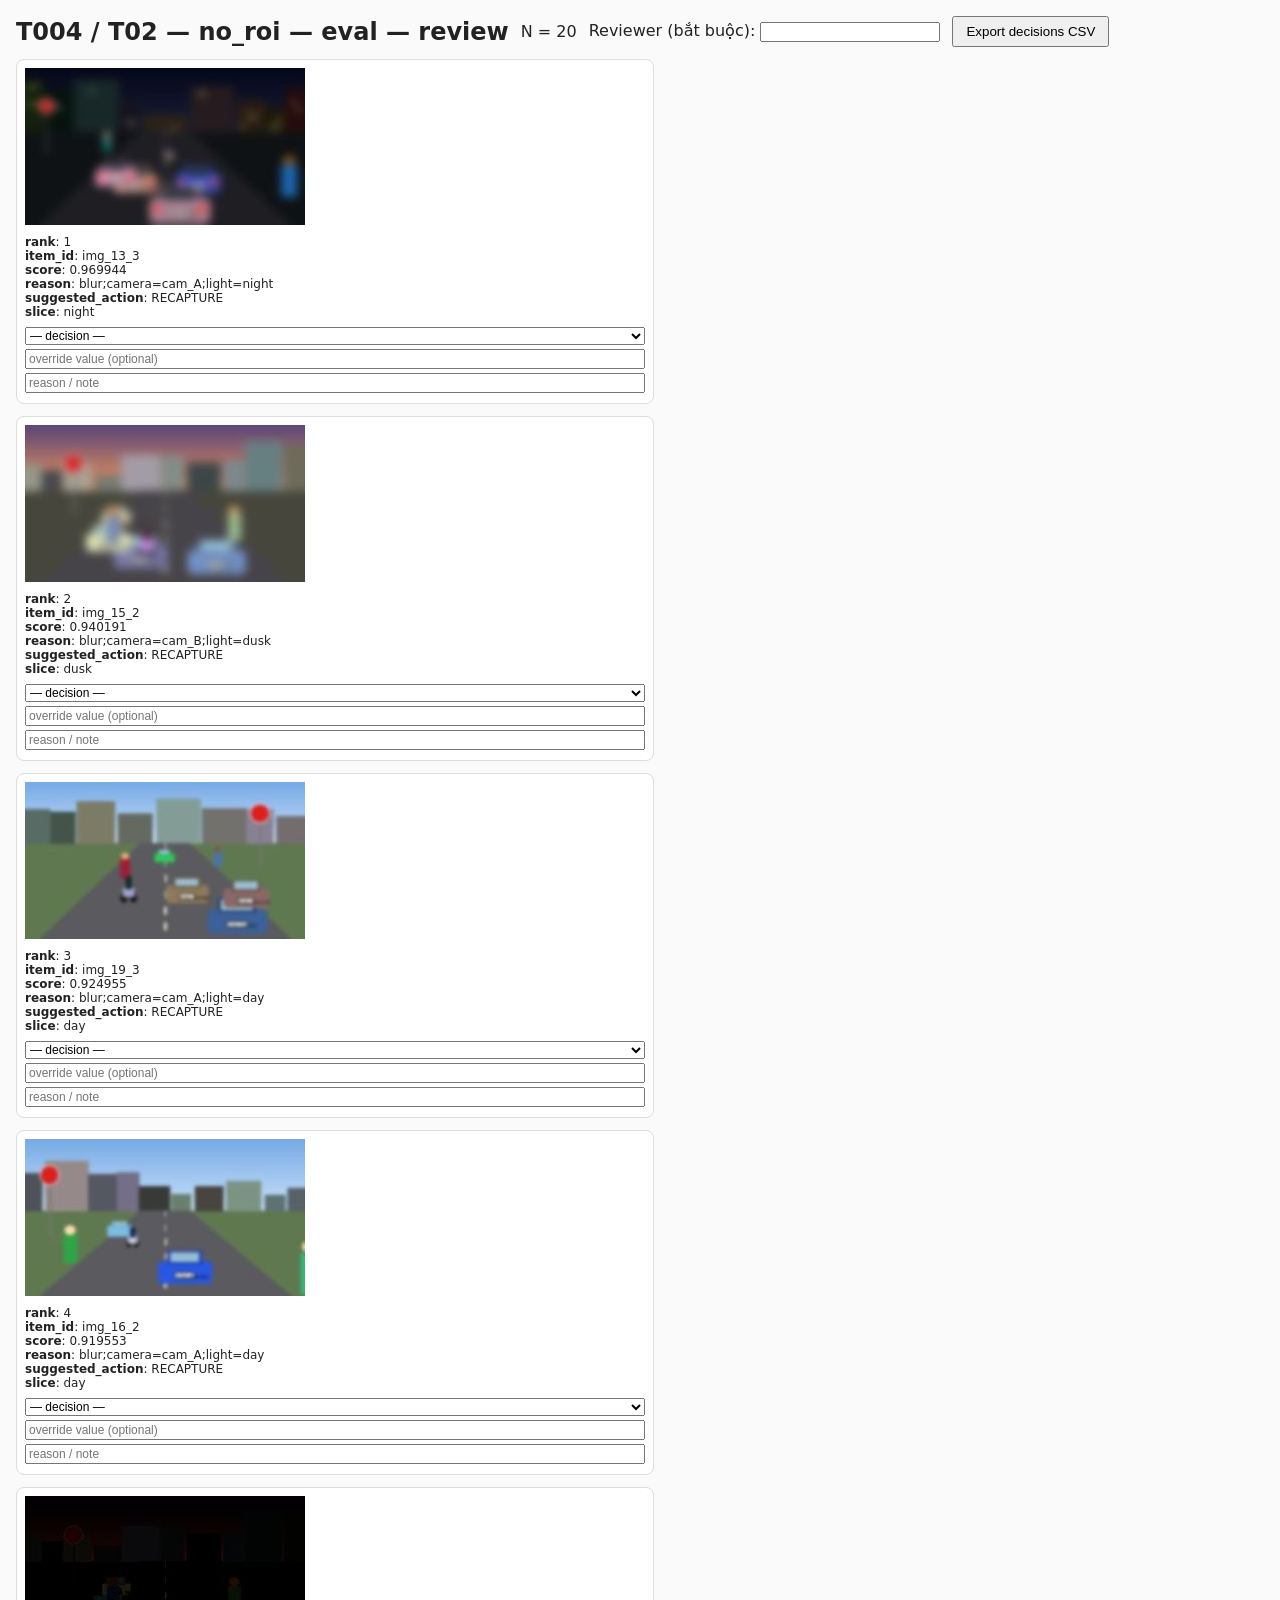
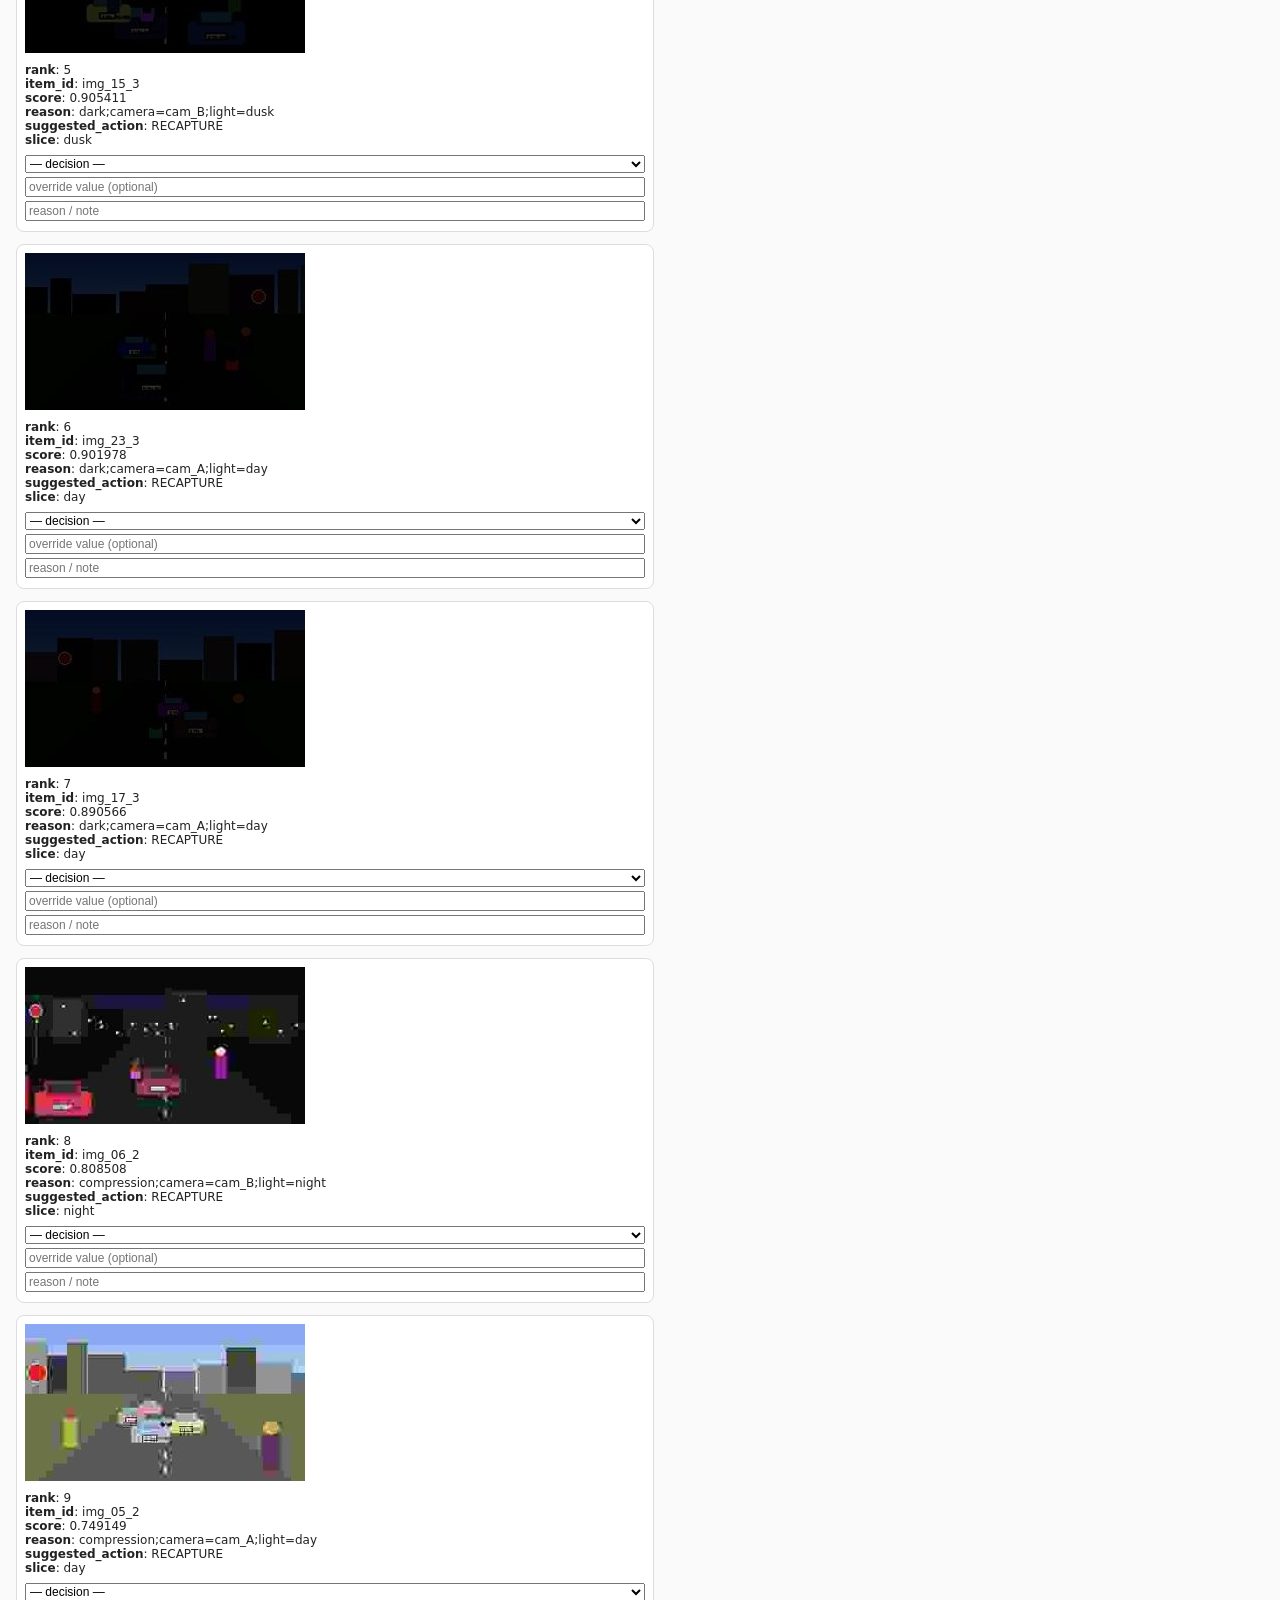
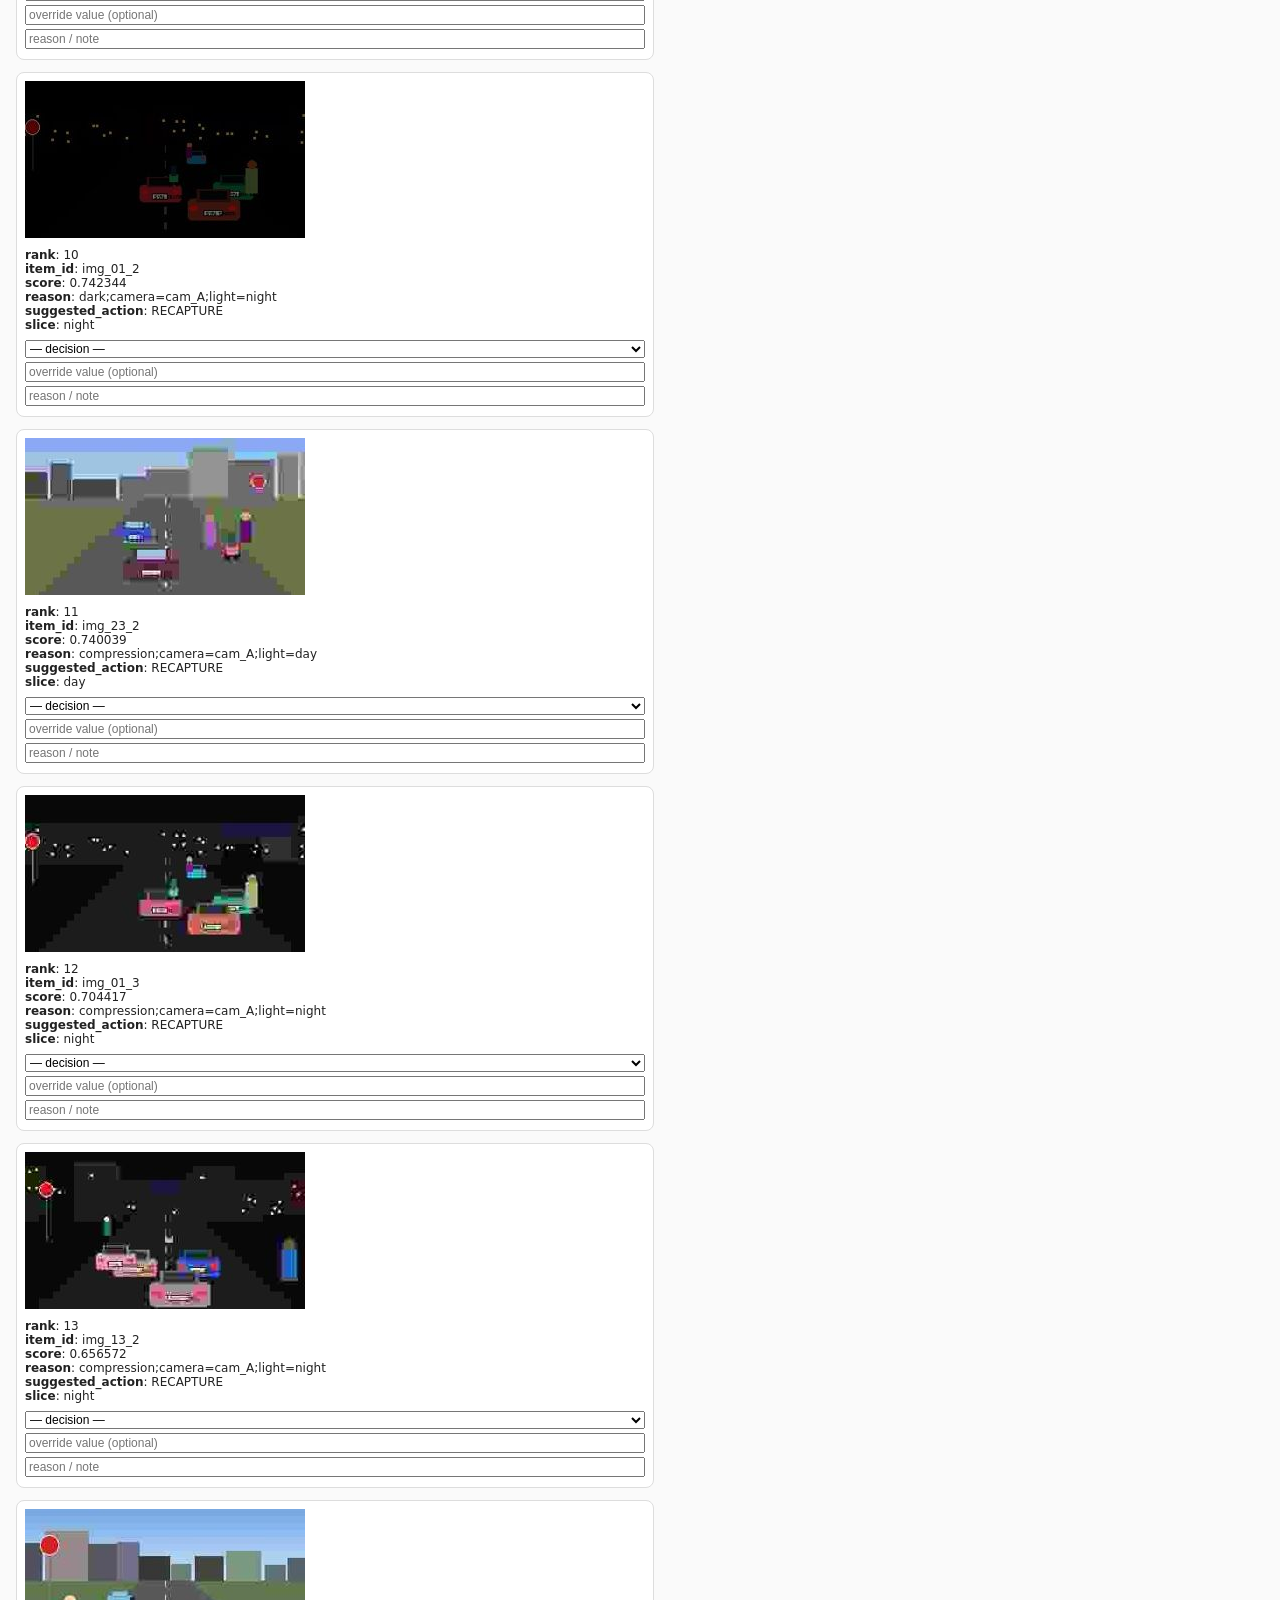
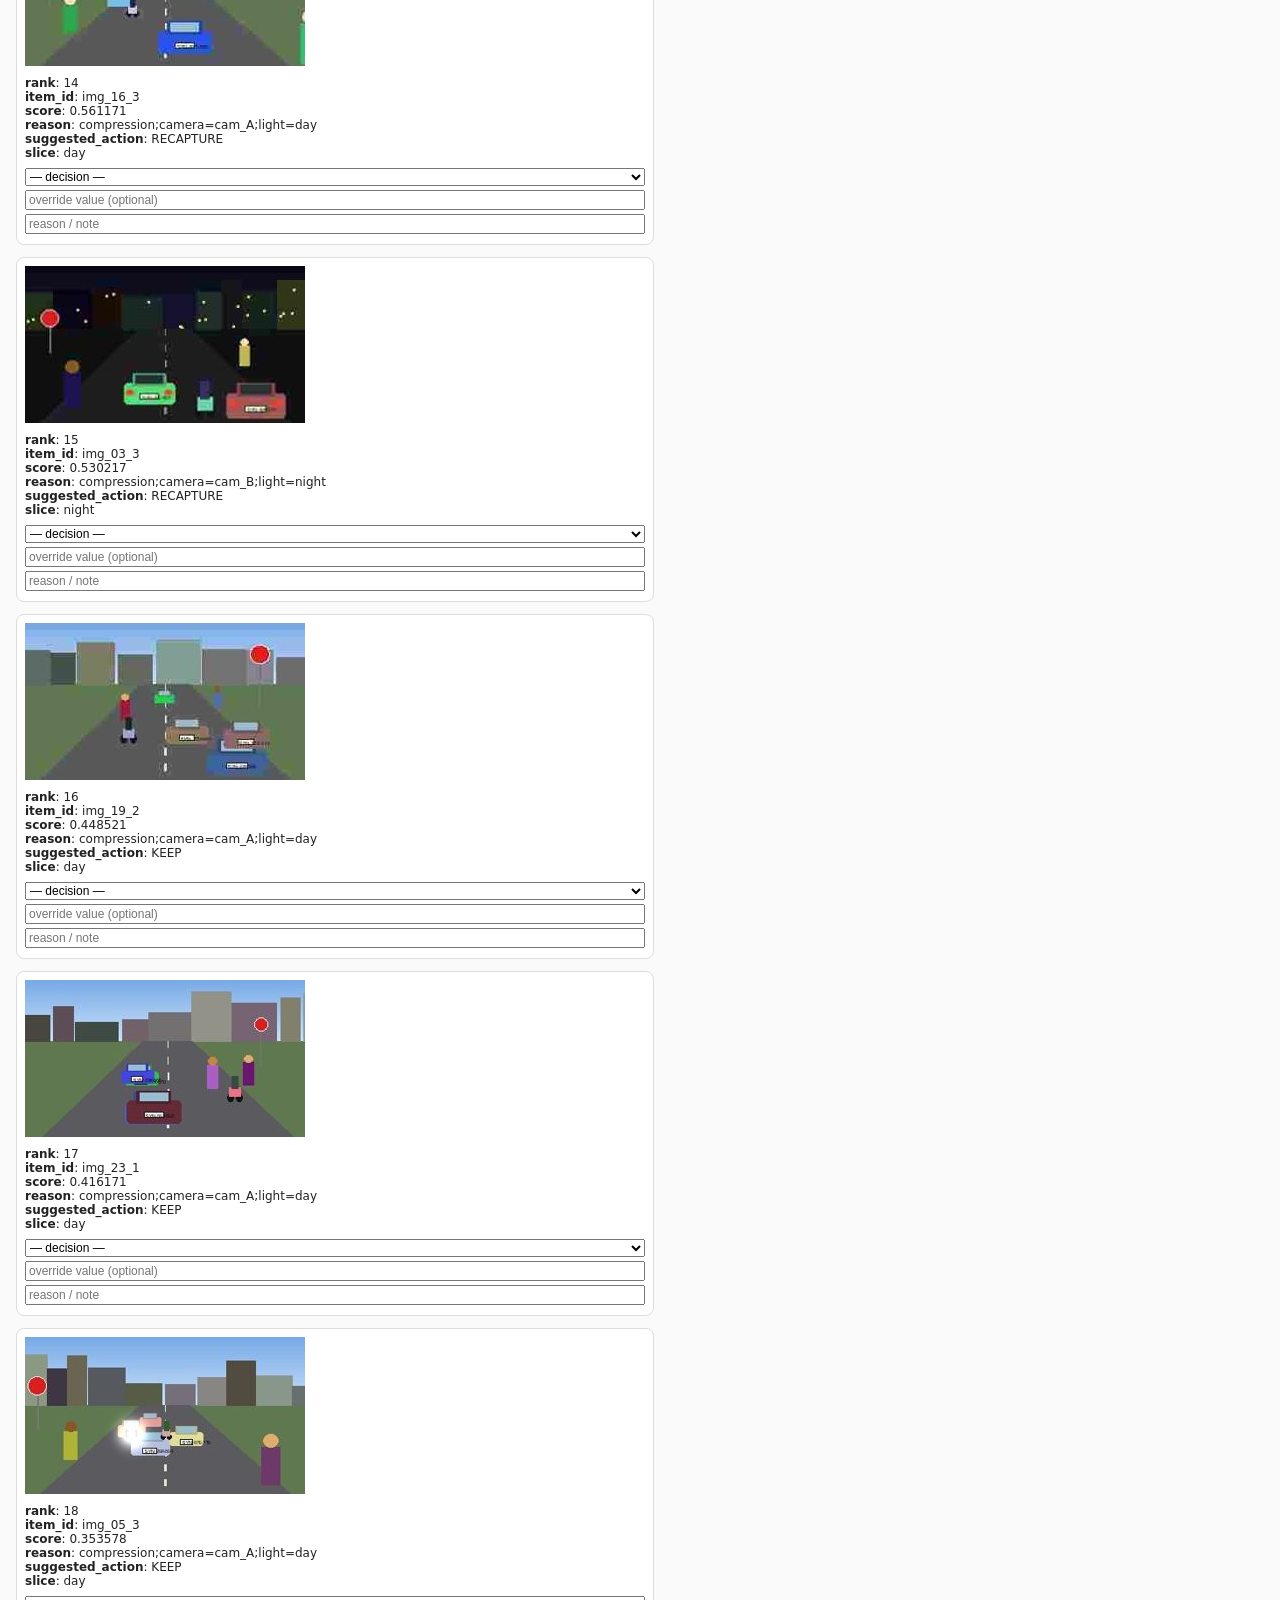
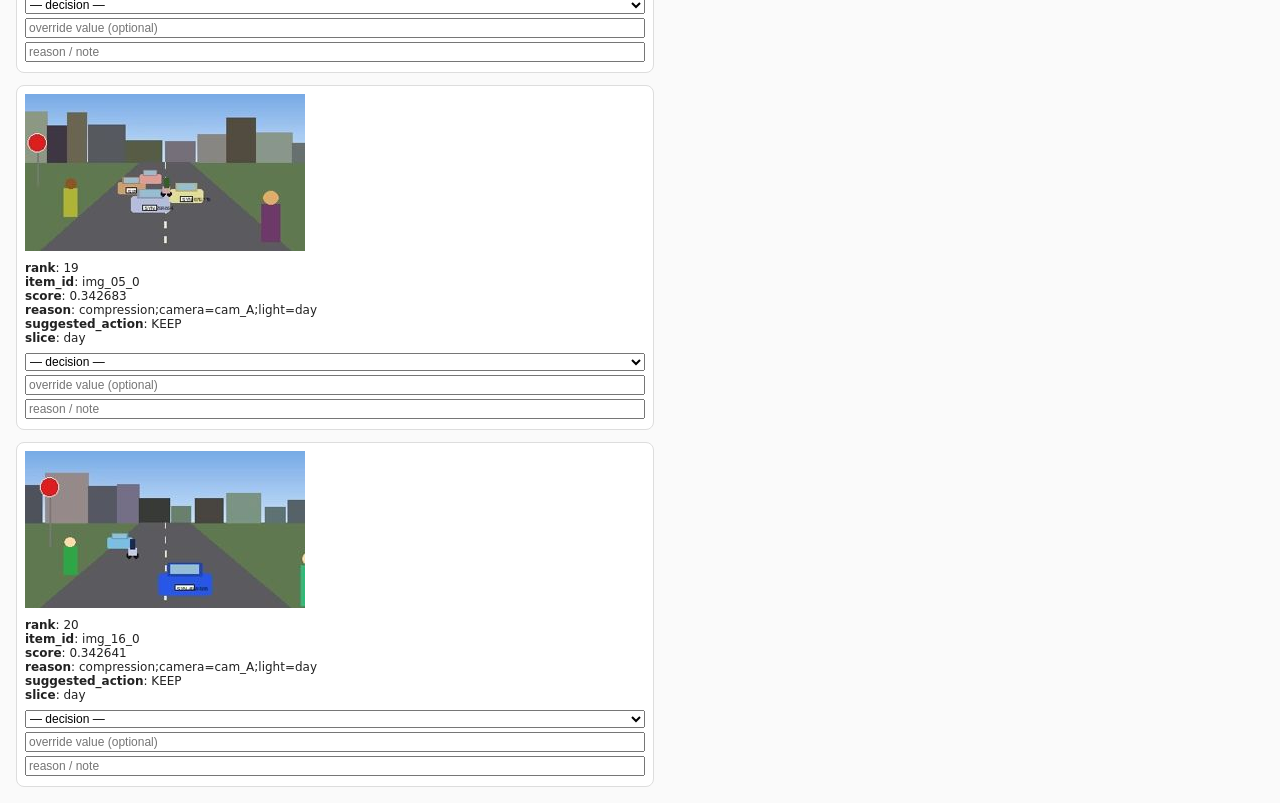
<file: reports/evidence/no_roi/contact_sheet.html>
<!DOCTYPE html>
<html lang="vi"><head><meta charset="utf-8"><title>T004 / T02 — no_roi — eval — review</title>
<style>
body{font-family:system-ui,sans-serif;margin:16px;background:#fafafa;color:#222}
header{display:flex;gap:12px;align-items:center;flex-wrap:wrap;margin-bottom:12px}
.grid{display:flex;flex-wrap:wrap;gap:12px}
.card{background:#fff;border:1px solid #ddd;border-radius:8px;padding:8px;width:min(100%,620px)}
.imgs{display:flex;gap:6px;flex-wrap:wrap} figure{margin:0} figcaption{font-size:11px;color:#666}
.meta{font-size:12px;margin:6px 0;word-break:break-all}
select,input{font-size:12px;margin:2px 0;width:100%;box-sizing:border-box}
.missing{color:#b00;font-size:12px}
button{padding:6px 12px}
</style></head><body>
<header><h2 style="margin:0">T004 / T02 — no_roi — eval — review</h2><span>N = 20</span>
<label>Reviewer (bắt buộc): <input id="reviewer" style="width:180px"></label>
<button onclick="exportCsv()">Export decisions CSV</button></header>
<div class="grid"><div class="card" data-item="img_13_3" data-rank="1" data-score="0.969944"><div class="imgs"><figure><img src="[data-uri]" width="280"></figure></div><div class="meta"><div><b>rank</b>: 1</div><div><b>item_id</b>: img_13_3</div><div><b>score</b>: 0.969944</div><div><b>reason</b>: blur;camera=cam_A;light=night</div><div><b>suggested_action</b>: RECAPTURE</div><div><b>slice</b>: night</div></div><select class="dec"><option value="">— decision —</option><option value="approve">approve</option><option value="reject">reject</option><option value="edit">edit</option><option value="escalate">escalate</option><option value="skip">skip</option></select><input class="ov" placeholder="override value (optional)"><input class="note" placeholder="reason / note"></div>
<div class="card" data-item="img_15_2" data-rank="2" data-score="0.940191"><div class="imgs"><figure><img src="[data-uri]" width="280"></figure></div><div class="meta"><div><b>rank</b>: 2</div><div><b>item_id</b>: img_15_2</div><div><b>score</b>: 0.940191</div><div><b>reason</b>: blur;camera=cam_B;light=dusk</div><div><b>suggested_action</b>: RECAPTURE</div><div><b>slice</b>: dusk</div></div><select class="dec"><option value="">— decision —</option><option value="approve">approve</option><option value="reject">reject</option><option value="edit">edit</option><option value="escalate">escalate</option><option value="skip">skip</option></select><input class="ov" placeholder="override value (optional)"><input class="note" placeholder="reason / note"></div>
<div class="card" data-item="img_19_3" data-rank="3" data-score="0.924955"><div class="imgs"><figure><img src="[data-uri]" width="280"></figure></div><div class="meta"><div><b>rank</b>: 3</div><div><b>item_id</b>: img_19_3</div><div><b>score</b>: 0.924955</div><div><b>reason</b>: blur;camera=cam_A;light=day</div><div><b>suggested_action</b>: RECAPTURE</div><div><b>slice</b>: day</div></div><select class="dec"><option value="">— decision —</option><option value="approve">approve</option><option value="reject">reject</option><option value="edit">edit</option><option value="escalate">escalate</option><option value="skip">skip</option></select><input class="ov" placeholder="override value (optional)"><input class="note" placeholder="reason / note"></div>
<div class="card" data-item="img_16_2" data-rank="4" data-score="0.919553"><div class="imgs"><figure><img src="[data-uri]" width="280"></figure></div><div class="meta"><div><b>rank</b>: 4</div><div><b>item_id</b>: img_16_2</div><div><b>score</b>: 0.919553</div><div><b>reason</b>: blur;camera=cam_A;light=day</div><div><b>suggested_action</b>: RECAPTURE</div><div><b>slice</b>: day</div></div><select class="dec"><option value="">— decision —</option><option value="approve">approve</option><option value="reject">reject</option><option value="edit">edit</option><option value="escalate">escalate</option><option value="skip">skip</option></select><input class="ov" placeholder="override value (optional)"><input class="note" placeholder="reason / note"></div>
<div class="card" data-item="img_15_3" data-rank="5" data-score="0.905411"><div class="imgs"><figure><img src="[data-uri]" width="280"></figure></div><div class="meta"><div><b>rank</b>: 5</div><div><b>item_id</b>: img_15_3</div><div><b>score</b>: 0.905411</div><div><b>reason</b>: dark;camera=cam_B;light=dusk</div><div><b>suggested_action</b>: RECAPTURE</div><div><b>slice</b>: dusk</div></div><select class="dec"><option value="">— decision —</option><option value="approve">approve</option><option value="reject">reject</option><option value="edit">edit</option><option value="escalate">escalate</option><option value="skip">skip</option></select><input class="ov" placeholder="override value (optional)"><input class="note" placeholder="reason / note"></div>
<div class="card" data-item="img_23_3" data-rank="6" data-score="0.901978"><div class="imgs"><figure><img src="[data-uri]" width="280"></figure></div><div class="meta"><div><b>rank</b>: 6</div><div><b>item_id</b>: img_23_3</div><div><b>score</b>: 0.901978</div><div><b>reason</b>: dark;camera=cam_A;light=day</div><div><b>suggested_action</b>: RECAPTURE</div><div><b>slice</b>: day</div></div><select class="dec"><option value="">— decision —</option><option value="approve">approve</option><option value="reject">reject</option><option value="edit">edit</option><option value="escalate">escalate</option><option value="skip">skip</option></select><input class="ov" placeholder="override value (optional)"><input class="note" placeholder="reason / note"></div>
<div class="card" data-item="img_17_3" data-rank="7" data-score="0.890566"><div class="imgs"><figure><img src="[data-uri]" width="280"></figure></div><div class="meta"><div><b>rank</b>: 7</div><div><b>item_id</b>: img_17_3</div><div><b>score</b>: 0.890566</div><div><b>reason</b>: dark;camera=cam_A;light=day</div><div><b>suggested_action</b>: RECAPTURE</div><div><b>slice</b>: day</div></div><select class="dec"><option value="">— decision —</option><option value="approve">approve</option><option value="reject">reject</option><option value="edit">edit</option><option value="escalate">escalate</option><option value="skip">skip</option></select><input class="ov" placeholder="override value (optional)"><input class="note" placeholder="reason / note"></div>
<div class="card" data-item="img_06_2" data-rank="8" data-score="0.808508"><div class="imgs"><figure><img src="[data-uri]" width="280"></figure></div><div class="meta"><div><b>rank</b>: 8</div><div><b>item_id</b>: img_06_2</div><div><b>score</b>: 0.808508</div><div><b>reason</b>: compression;camera=cam_B;light=night</div><div><b>suggested_action</b>: RECAPTURE</div><div><b>slice</b>: night</div></div><select class="dec"><option value="">— decision —</option><option value="approve">approve</option><option value="reject">reject</option><option value="edit">edit</option><option value="escalate">escalate</option><option value="skip">skip</option></select><input class="ov" placeholder="override value (optional)"><input class="note" placeholder="reason / note"></div>
<div class="card" data-item="img_05_2" data-rank="9" data-score="0.749149"><div class="imgs"><figure><img src="[data-uri]" width="280"></figure></div><div class="meta"><div><b>rank</b>: 9</div><div><b>item_id</b>: img_05_2</div><div><b>score</b>: 0.749149</div><div><b>reason</b>: compression;camera=cam_A;light=day</div><div><b>suggested_action</b>: RECAPTURE</div><div><b>slice</b>: day</div></div><select class="dec"><option value="">— decision —</option><option value="approve">approve</option><option value="reject">reject</option><option value="edit">edit</option><option value="escalate">escalate</option><option value="skip">skip</option></select><input class="ov" placeholder="override value (optional)"><input class="note" placeholder="reason / note"></div>
<div class="card" data-item="img_01_2" data-rank="10" data-score="0.742344"><div class="imgs"><figure><img src="[data-uri]" width="280"></figure></div><div class="meta"><div><b>rank</b>: 10</div><div><b>item_id</b>: img_01_2</div><div><b>score</b>: 0.742344</div><div><b>reason</b>: dark;camera=cam_A;light=night</div><div><b>suggested_action</b>: RECAPTURE</div><div><b>slice</b>: night</div></div><select class="dec"><option value="">— decision —</option><option value="approve">approve</option><option value="reject">reject</option><option value="edit">edit</option><option value="escalate">escalate</option><option value="skip">skip</option></select><input class="ov" placeholder="override value (optional)"><input class="note" placeholder="reason / note"></div>
<div class="card" data-item="img_23_2" data-rank="11" data-score="0.740039"><div class="imgs"><figure><img src="[data-uri]" width="280"></figure></div><div class="meta"><div><b>rank</b>: 11</div><div><b>item_id</b>: img_23_2</div><div><b>score</b>: 0.740039</div><div><b>reason</b>: compression;camera=cam_A;light=day</div><div><b>suggested_action</b>: RECAPTURE</div><div><b>slice</b>: day</div></div><select class="dec"><option value="">— decision —</option><option value="approve">approve</option><option value="reject">reject</option><option value="edit">edit</option><option value="escalate">escalate</option><option value="skip">skip</option></select><input class="ov" placeholder="override value (optional)"><input class="note" placeholder="reason / note"></div>
<div class="card" data-item="img_01_3" data-rank="12" data-score="0.704417"><div class="imgs"><figure><img src="[data-uri]" width="280"></figure></div><div class="meta"><div><b>rank</b>: 12</div><div><b>item_id</b>: img_01_3</div><div><b>score</b>: 0.704417</div><div><b>reason</b>: compression;camera=cam_A;light=night</div><div><b>suggested_action</b>: RECAPTURE</div><div><b>slice</b>: night</div></div><select class="dec"><option value="">— decision —</option><option value="approve">approve</option><option value="reject">reject</option><option value="edit">edit</option><option value="escalate">escalate</option><option value="skip">skip</option></select><input class="ov" placeholder="override value (optional)"><input class="note" placeholder="reason / note"></div>
<div class="card" data-item="img_13_2" data-rank="13" data-score="0.656572"><div class="imgs"><figure><img src="[data-uri]" width="280"></figure></div><div class="meta"><div><b>rank</b>: 13</div><div><b>item_id</b>: img_13_2</div><div><b>score</b>: 0.656572</div><div><b>reason</b>: compression;camera=cam_A;light=night</div><div><b>suggested_action</b>: RECAPTURE</div><div><b>slice</b>: night</div></div><select class="dec"><option value="">— decision —</option><option value="approve">approve</option><option value="reject">reject</option><option value="edit">edit</option><option value="escalate">escalate</option><option value="skip">skip</option></select><input class="ov" placeholder="override value (optional)"><input class="note" placeholder="reason / note"></div>
<div class="card" data-item="img_16_3" data-rank="14" data-score="0.561171"><div class="imgs"><figure><img src="[data-uri]" width="280"></figure></div><div class="meta"><div><b>rank</b>: 14</div><div><b>item_id</b>: img_16_3</div><div><b>score</b>: 0.561171</div><div><b>reason</b>: compression;camera=cam_A;light=day</div><div><b>suggested_action</b>: RECAPTURE</div><div><b>slice</b>: day</div></div><select class="dec"><option value="">— decision —</option><option value="approve">approve</option><option value="reject">reject</option><option value="edit">edit</option><option value="escalate">escalate</option><option value="skip">skip</option></select><input class="ov" placeholder="override value (optional)"><input class="note" placeholder="reason / note"></div>
<div class="card" data-item="img_03_3" data-rank="15" data-score="0.530217"><div class="imgs"><figure><img src="[data-uri]" width="280"></figure></div><div class="meta"><div><b>rank</b>: 15</div><div><b>item_id</b>: img_03_3</div><div><b>score</b>: 0.530217</div><div><b>reason</b>: compression;camera=cam_B;light=night</div><div><b>suggested_action</b>: RECAPTURE</div><div><b>slice</b>: night</div></div><select class="dec"><option value="">— decision —</option><option value="approve">approve</option><option value="reject">reject</option><option value="edit">edit</option><option value="escalate">escalate</option><option value="skip">skip</option></select><input class="ov" placeholder="override value (optional)"><input class="note" placeholder="reason / note"></div>
<div class="card" data-item="img_19_2" data-rank="16" data-score="0.448521"><div class="imgs"><figure><img src="[data-uri]" width="280"></figure></div><div class="meta"><div><b>rank</b>: 16</div><div><b>item_id</b>: img_19_2</div><div><b>score</b>: 0.448521</div><div><b>reason</b>: compression;camera=cam_A;light=day</div><div><b>suggested_action</b>: KEEP</div><div><b>slice</b>: day</div></div><select class="dec"><option value="">— decision —</option><option value="approve">approve</option><option value="reject">reject</option><option value="edit">edit</option><option value="escalate">escalate</option><option value="skip">skip</option></select><input class="ov" placeholder="override value (optional)"><input class="note" placeholder="reason / note"></div>
<div class="card" data-item="img_23_1" data-rank="17" data-score="0.416171"><div class="imgs"><figure><img src="[data-uri]" width="280"></figure></div><div class="meta"><div><b>rank</b>: 17</div><div><b>item_id</b>: img_23_1</div><div><b>score</b>: 0.416171</div><div><b>reason</b>: compression;camera=cam_A;light=day</div><div><b>suggested_action</b>: KEEP</div><div><b>slice</b>: day</div></div><select class="dec"><option value="">— decision —</option><option value="approve">approve</option><option value="reject">reject</option><option value="edit">edit</option><option value="escalate">escalate</option><option value="skip">skip</option></select><input class="ov" placeholder="override value (optional)"><input class="note" placeholder="reason / note"></div>
<div class="card" data-item="img_05_3" data-rank="18" data-score="0.353578"><div class="imgs"><figure><img src="[data-uri]" width="280"></figure></div><div class="meta"><div><b>rank</b>: 18</div><div><b>item_id</b>: img_05_3</div><div><b>score</b>: 0.353578</div><div><b>reason</b>: compression;camera=cam_A;light=day</div><div><b>suggested_action</b>: KEEP</div><div><b>slice</b>: day</div></div><select class="dec"><option value="">— decision —</option><option value="approve">approve</option><option value="reject">reject</option><option value="edit">edit</option><option value="escalate">escalate</option><option value="skip">skip</option></select><input class="ov" placeholder="override value (optional)"><input class="note" placeholder="reason / note"></div>
<div class="card" data-item="img_05_0" data-rank="19" data-score="0.342683"><div class="imgs"><figure><img src="[data-uri]" width="280"></figure></div><div class="meta"><div><b>rank</b>: 19</div><div><b>item_id</b>: img_05_0</div><div><b>score</b>: 0.342683</div><div><b>reason</b>: compression;camera=cam_A;light=day</div><div><b>suggested_action</b>: KEEP</div><div><b>slice</b>: day</div></div><select class="dec"><option value="">— decision —</option><option value="approve">approve</option><option value="reject">reject</option><option value="edit">edit</option><option value="escalate">escalate</option><option value="skip">skip</option></select><input class="ov" placeholder="override value (optional)"><input class="note" placeholder="reason / note"></div>
<div class="card" data-item="img_16_0" data-rank="20" data-score="0.342641"><div class="imgs"><figure><img src="[data-uri]" width="280"></figure></div><div class="meta"><div><b>rank</b>: 20</div><div><b>item_id</b>: img_16_0</div><div><b>score</b>: 0.342641</div><div><b>reason</b>: compression;camera=cam_A;light=day</div><div><b>suggested_action</b>: KEEP</div><div><b>slice</b>: day</div></div><select class="dec"><option value="">— decision —</option><option value="approve">approve</option><option value="reject">reject</option><option value="edit">edit</option><option value="escalate">escalate</option><option value="skip">skip</option></select><input class="ov" placeholder="override value (optional)"><input class="note" placeholder="reason / note"></div></div>
<script>
const ROWS = [{"rank": "1", "item_id": "img_13_3", "score": "0.969944", "reason": "blur;camera=cam_A;light=night", "suggested_action": "RECAPTURE", "slice": "night", "evidence_path": "images/img_13_3.jpg", "reviewer": "", "reviewer_decision": "", "override_value": "", "review_note": "", "reviewed_at": ""}, {"rank": "2", "item_id": "img_15_2", "score": "0.940191", "reason": "blur;camera=cam_B;light=dusk", "suggested_action": "RECAPTURE", "slice": "dusk", "evidence_path": "images/img_15_2.jpg", "reviewer": "", "reviewer_decision": "", "override_value": "", "review_note": "", "reviewed_at": ""}, {"rank": "3", "item_id": "img_19_3", "score": "0.924955", "reason": "blur;camera=cam_A;light=day", "suggested_action": "RECAPTURE", "slice": "day", "evidence_path": "images/img_19_3.jpg", "reviewer": "", "reviewer_decision": "", "override_value": "", "review_note": "", "reviewed_at": ""}, {"rank": "4", "item_id": "img_16_2", "score": "0.919553", "reason": "blur;camera=cam_A;light=day", "suggested_action": "RECAPTURE", "slice": "day", "evidence_path": "images/img_16_2.jpg", "reviewer": "", "reviewer_decision": "", "override_value": "", "review_note": "", "reviewed_at": ""}, {"rank": "5", "item_id": "img_15_3", "score": "0.905411", "reason": "dark;camera=cam_B;light=dusk", "suggested_action": "RECAPTURE", "slice": "dusk", "evidence_path": "images/img_15_3.jpg", "reviewer": "", "reviewer_decision": "", "override_value": "", "review_note": "", "reviewed_at": ""}, {"rank": "6", "item_id": "img_23_3", "score": "0.901978", "reason": "dark;camera=cam_A;light=day", "suggested_action": "RECAPTURE", "slice": "day", "evidence_path": "images/img_23_3.jpg", "reviewer": "", "reviewer_decision": "", "override_value": "", "review_note": "", "reviewed_at": ""}, {"rank": "7", "item_id": "img_17_3", "score": "0.890566", "reason": "dark;camera=cam_A;light=day", "suggested_action": "RECAPTURE", "slice": "day", "evidence_path": "images/img_17_3.jpg", "reviewer": "", "reviewer_decision": "", "override_value": "", "review_note": "", "reviewed_at": ""}, {"rank": "8", "item_id": "img_06_2", "score": "0.808508", "reason": "compression;camera=cam_B;light=night", "suggested_action": "RECAPTURE", "slice": "night", "evidence_path": "images/img_06_2.jpg", "reviewer": "", "reviewer_decision": "", "override_value": "", "review_note": "", "reviewed_at": ""}, {"rank": "9", "item_id": "img_05_2", "score": "0.749149", "reason": "compression;camera=cam_A;light=day", "suggested_action": "RECAPTURE", "slice": "day", "evidence_path": "images/img_05_2.jpg", "reviewer": "", "reviewer_decision": "", "override_value": "", "review_note": "", "reviewed_at": ""}, {"rank": "10", "item_id": "img_01_2", "score": "0.742344", "reason": "dark;camera=cam_A;light=night", "suggested_action": "RECAPTURE", "slice": "night", "evidence_path": "images/img_01_2.jpg", "reviewer": "", "reviewer_decision": "", "override_value": "", "review_note": "", "reviewed_at": ""}, {"rank": "11", "item_id": "img_23_2", "score": "0.740039", "reason": "compression;camera=cam_A;light=day", "suggested_action": "RECAPTURE", "slice": "day", "evidence_path": "images/img_23_2.jpg", "reviewer": "", "reviewer_decision": "", "override_value": "", "review_note": "", "reviewed_at": ""}, {"rank": "12", "item_id": "img_01_3", "score": "0.704417", "reason": "compression;camera=cam_A;light=night", "suggested_action": "RECAPTURE", "slice": "night", "evidence_path": "images/img_01_3.jpg", "reviewer": "", "reviewer_decision": "", "override_value": "", "review_note": "", "reviewed_at": ""}, {"rank": "13", "item_id": "img_13_2", "score": "0.656572", "reason": "compression;camera=cam_A;light=night", "suggested_action": "RECAPTURE", "slice": "night", "evidence_path": "images/img_13_2.jpg", "reviewer": "", "reviewer_decision": "", "override_value": "", "review_note": "", "reviewed_at": ""}, {"rank": "14", "item_id": "img_16_3", "score": "0.561171", "reason": "compression;camera=cam_A;light=day", "suggested_action": "RECAPTURE", "slice": "day", "evidence_path": "images/img_16_3.jpg", "reviewer": "", "reviewer_decision": "", "override_value": "", "review_note": "", "reviewed_at": ""}, {"rank": "15", "item_id": "img_03_3", "score": "0.530217", "reason": "compression;camera=cam_B;light=night", "suggested_action": "RECAPTURE", "slice": "night", "evidence_path": "images/img_03_3.jpg", "reviewer": "", "reviewer_decision": "", "override_value": "", "review_note": "", "reviewed_at": ""}, {"rank": "16", "item_id": "img_19_2", "score": "0.448521", "reason": "compression;camera=cam_A;light=day", "suggested_action": "KEEP", "slice": "day", "evidence_path": "images/img_19_2.jpg", "reviewer": "", "reviewer_decision": "", "override_value": "", "review_note": "", "reviewed_at": ""}, {"rank": "17", "item_id": "img_23_1", "score": "0.416171", "reason": "compression;camera=cam_A;light=day", "suggested_action": "KEEP", "slice": "day", "evidence_path": "images/img_23_1.jpg", "reviewer": "", "reviewer_decision": "", "override_value": "", "review_note": "", "reviewed_at": ""}, {"rank": "18", "item_id": "img_05_3", "score": "0.353578", "reason": "compression;camera=cam_A;light=day", "suggested_action": "KEEP", "slice": "day", "evidence_path": "images/img_05_3.jpg", "reviewer": "", "reviewer_decision": "", "override_value": "", "review_note": "", "reviewed_at": ""}, {"rank": "19", "item_id": "img_05_0", "score": "0.342683", "reason": "compression;camera=cam_A;light=day", "suggested_action": "KEEP", "slice": "day", "evidence_path": "images/img_05_0.jpg", "reviewer": "", "reviewer_decision": "", "override_value": "", "review_note": "", "reviewed_at": ""}, {"rank": "20", "item_id": "img_16_0", "score": "0.342641", "reason": "compression;camera=cam_A;light=day", "suggested_action": "KEEP", "slice": "day", "evidence_path": "images/img_16_0.jpg", "reviewer": "", "reviewer_decision": "", "override_value": "", "review_note": "", "reviewed_at": ""}];
const COLS = ["rank","item_id","score","reason","suggested_action","slice","evidence_path",
              "reviewer","reviewer_decision","override_value","review_note","reviewed_at"];
function esc(v){v = (v===undefined||v===null)?"":String(v); return /[",\n]/.test(v)?'"'+v.replace(/"/g,'""')+'"':v;}
function exportCsv(){
  const reviewer = document.getElementById('reviewer').value.trim();
  if(!reviewer){alert('Nhập tên reviewer trước khi export'); return;}
  const now = new Date().toISOString();
  const cards = document.querySelectorAll('.card');
  const lines = [COLS.join(',')];
  cards.forEach((c,i)=>{
    const r = Object.assign({}, ROWS[i]);
    const dec = c.querySelector('.dec').value;
    r.reviewer = dec ? reviewer : ''; r.reviewer_decision = dec;
    r.override_value = c.querySelector('.ov').value; r.review_note = c.querySelector('.note').value;
    r.reviewed_at = dec ? now : '';
    lines.push(COLS.map(k=>esc(r[k])).join(','));
  });
  const blob = new Blob([lines.join('\n')+'\n'], {type:'text/csv'});
  const a = document.createElement('a'); a.href = URL.createObjectURL(blob);
  a.download = 'review_queue_reviewed.csv'; a.click();
}
</script></body></html>
</file>
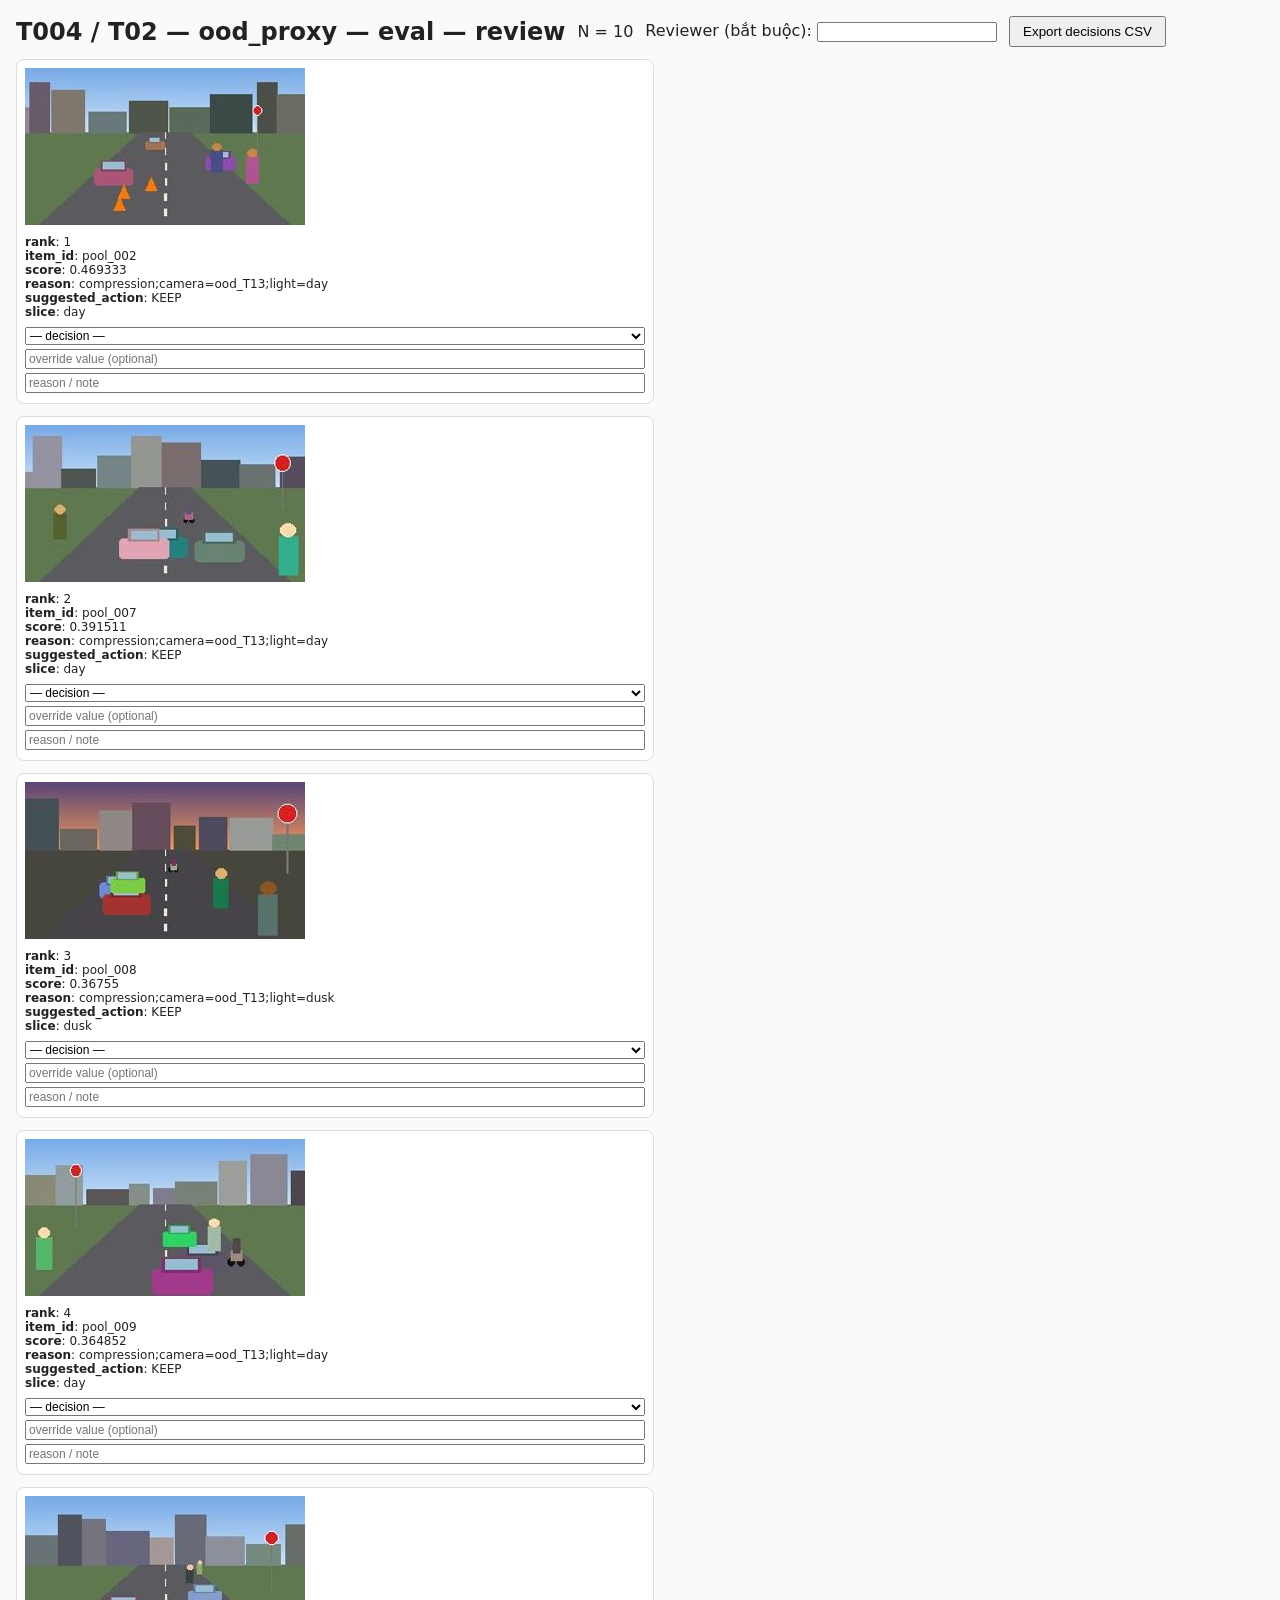
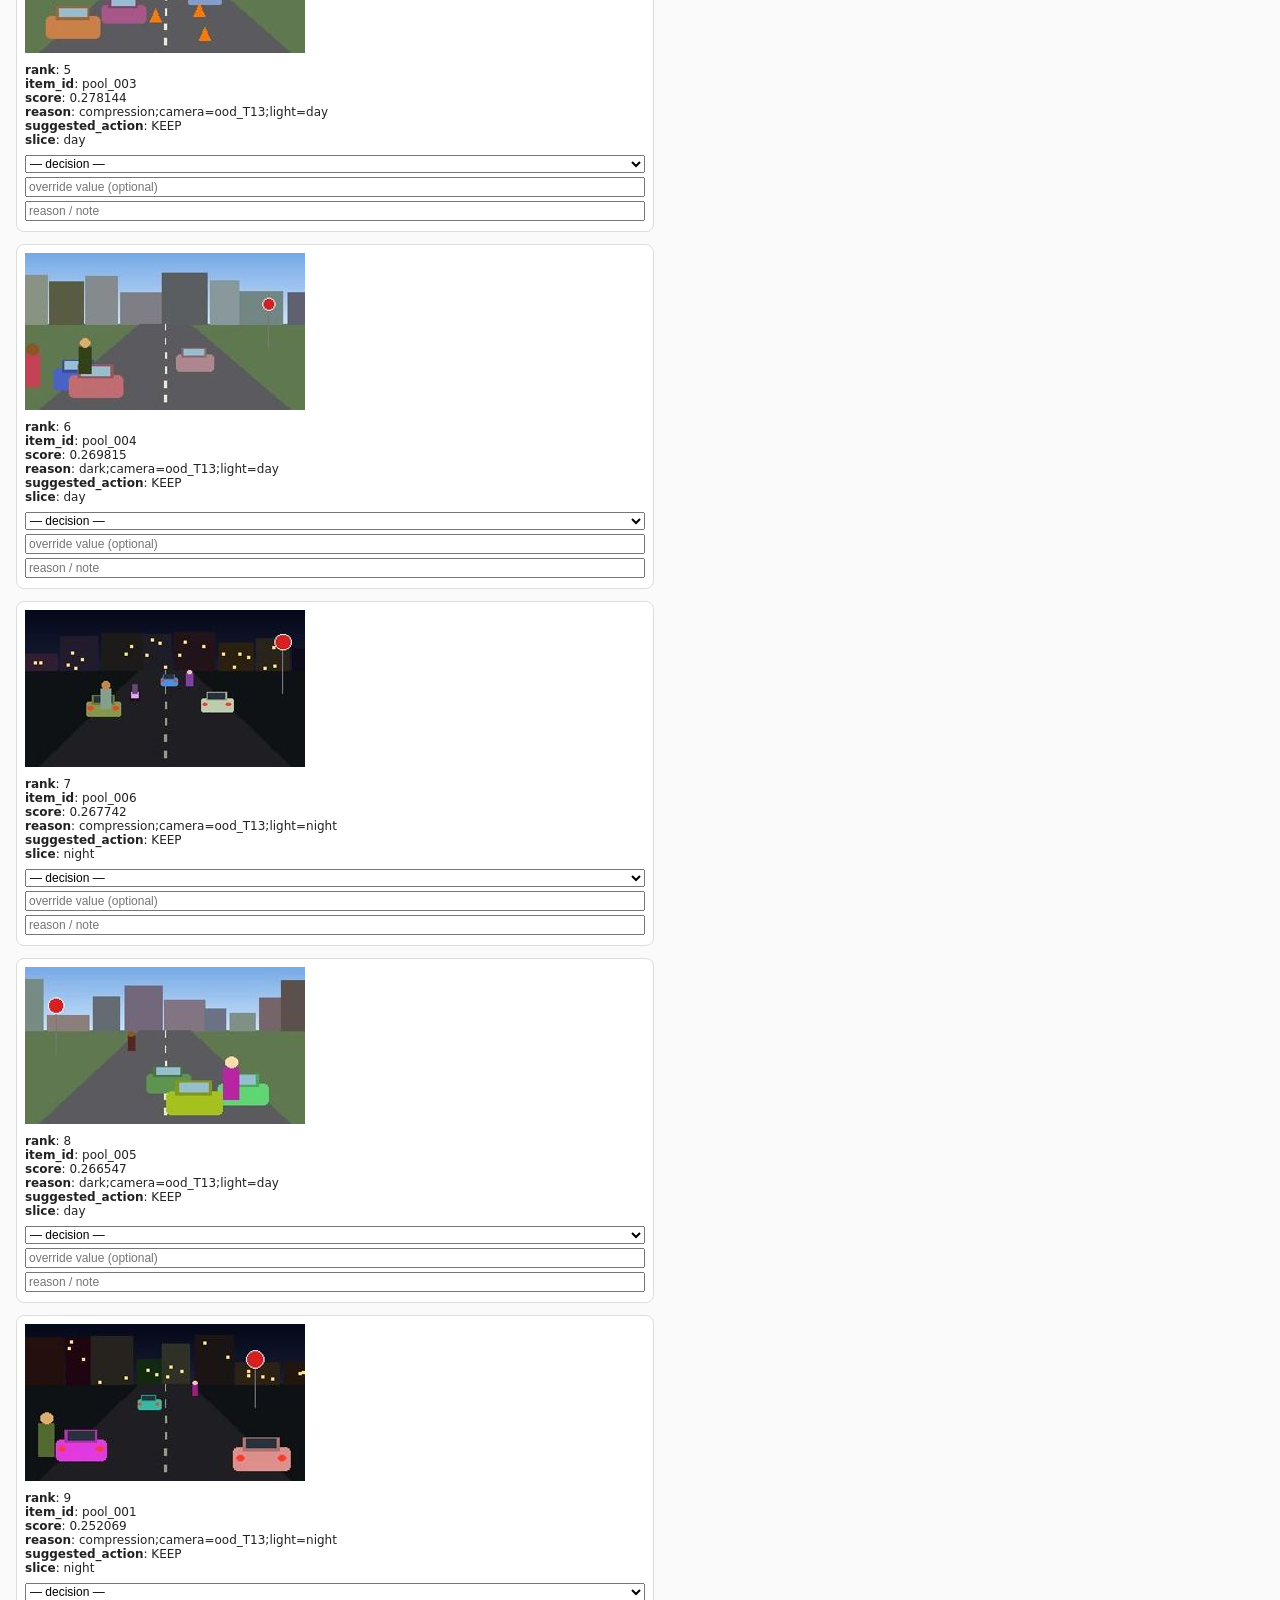
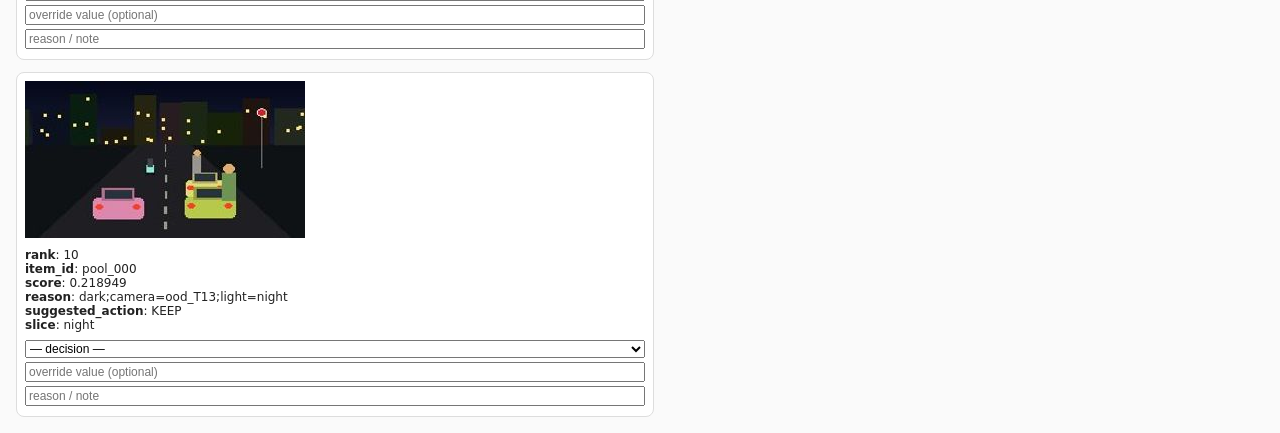
<file: reports/evidence/ood/contact_sheet.html>
<!DOCTYPE html>
<html lang="vi"><head><meta charset="utf-8"><title>T004 / T02 — ood_proxy — eval — review</title>
<style>
body{font-family:system-ui,sans-serif;margin:16px;background:#fafafa;color:#222}
header{display:flex;gap:12px;align-items:center;flex-wrap:wrap;margin-bottom:12px}
.grid{display:flex;flex-wrap:wrap;gap:12px}
.card{background:#fff;border:1px solid #ddd;border-radius:8px;padding:8px;width:min(100%,620px)}
.imgs{display:flex;gap:6px;flex-wrap:wrap} figure{margin:0} figcaption{font-size:11px;color:#666}
.meta{font-size:12px;margin:6px 0;word-break:break-all}
select,input{font-size:12px;margin:2px 0;width:100%;box-sizing:border-box}
.missing{color:#b00;font-size:12px}
button{padding:6px 12px}
</style></head><body>
<header><h2 style="margin:0">T004 / T02 — ood_proxy — eval — review</h2><span>N = 10</span>
<label>Reviewer (bắt buộc): <input id="reviewer" style="width:180px"></label>
<button onclick="exportCsv()">Export decisions CSV</button></header>
<div class="grid"><div class="card" data-item="pool_002" data-rank="1" data-score="0.469333"><div class="imgs"><figure><img src="[data-uri]" width="280"></figure></div><div class="meta"><div><b>rank</b>: 1</div><div><b>item_id</b>: pool_002</div><div><b>score</b>: 0.469333</div><div><b>reason</b>: compression;camera=ood_T13;light=day</div><div><b>suggested_action</b>: KEEP</div><div><b>slice</b>: day</div></div><select class="dec"><option value="">— decision —</option><option value="approve">approve</option><option value="reject">reject</option><option value="edit">edit</option><option value="escalate">escalate</option><option value="skip">skip</option></select><input class="ov" placeholder="override value (optional)"><input class="note" placeholder="reason / note"></div>
<div class="card" data-item="pool_007" data-rank="2" data-score="0.391511"><div class="imgs"><figure><img src="[data-uri]" width="280"></figure></div><div class="meta"><div><b>rank</b>: 2</div><div><b>item_id</b>: pool_007</div><div><b>score</b>: 0.391511</div><div><b>reason</b>: compression;camera=ood_T13;light=day</div><div><b>suggested_action</b>: KEEP</div><div><b>slice</b>: day</div></div><select class="dec"><option value="">— decision —</option><option value="approve">approve</option><option value="reject">reject</option><option value="edit">edit</option><option value="escalate">escalate</option><option value="skip">skip</option></select><input class="ov" placeholder="override value (optional)"><input class="note" placeholder="reason / note"></div>
<div class="card" data-item="pool_008" data-rank="3" data-score="0.36755"><div class="imgs"><figure><img src="[data-uri]" width="280"></figure></div><div class="meta"><div><b>rank</b>: 3</div><div><b>item_id</b>: pool_008</div><div><b>score</b>: 0.36755</div><div><b>reason</b>: compression;camera=ood_T13;light=dusk</div><div><b>suggested_action</b>: KEEP</div><div><b>slice</b>: dusk</div></div><select class="dec"><option value="">— decision —</option><option value="approve">approve</option><option value="reject">reject</option><option value="edit">edit</option><option value="escalate">escalate</option><option value="skip">skip</option></select><input class="ov" placeholder="override value (optional)"><input class="note" placeholder="reason / note"></div>
<div class="card" data-item="pool_009" data-rank="4" data-score="0.364852"><div class="imgs"><figure><img src="[data-uri]" width="280"></figure></div><div class="meta"><div><b>rank</b>: 4</div><div><b>item_id</b>: pool_009</div><div><b>score</b>: 0.364852</div><div><b>reason</b>: compression;camera=ood_T13;light=day</div><div><b>suggested_action</b>: KEEP</div><div><b>slice</b>: day</div></div><select class="dec"><option value="">— decision —</option><option value="approve">approve</option><option value="reject">reject</option><option value="edit">edit</option><option value="escalate">escalate</option><option value="skip">skip</option></select><input class="ov" placeholder="override value (optional)"><input class="note" placeholder="reason / note"></div>
<div class="card" data-item="pool_003" data-rank="5" data-score="0.278144"><div class="imgs"><figure><img src="[data-uri]" width="280"></figure></div><div class="meta"><div><b>rank</b>: 5</div><div><b>item_id</b>: pool_003</div><div><b>score</b>: 0.278144</div><div><b>reason</b>: compression;camera=ood_T13;light=day</div><div><b>suggested_action</b>: KEEP</div><div><b>slice</b>: day</div></div><select class="dec"><option value="">— decision —</option><option value="approve">approve</option><option value="reject">reject</option><option value="edit">edit</option><option value="escalate">escalate</option><option value="skip">skip</option></select><input class="ov" placeholder="override value (optional)"><input class="note" placeholder="reason / note"></div>
<div class="card" data-item="pool_004" data-rank="6" data-score="0.269815"><div class="imgs"><figure><img src="[data-uri]" width="280"></figure></div><div class="meta"><div><b>rank</b>: 6</div><div><b>item_id</b>: pool_004</div><div><b>score</b>: 0.269815</div><div><b>reason</b>: dark;camera=ood_T13;light=day</div><div><b>suggested_action</b>: KEEP</div><div><b>slice</b>: day</div></div><select class="dec"><option value="">— decision —</option><option value="approve">approve</option><option value="reject">reject</option><option value="edit">edit</option><option value="escalate">escalate</option><option value="skip">skip</option></select><input class="ov" placeholder="override value (optional)"><input class="note" placeholder="reason / note"></div>
<div class="card" data-item="pool_006" data-rank="7" data-score="0.267742"><div class="imgs"><figure><img src="[data-uri]" width="280"></figure></div><div class="meta"><div><b>rank</b>: 7</div><div><b>item_id</b>: pool_006</div><div><b>score</b>: 0.267742</div><div><b>reason</b>: compression;camera=ood_T13;light=night</div><div><b>suggested_action</b>: KEEP</div><div><b>slice</b>: night</div></div><select class="dec"><option value="">— decision —</option><option value="approve">approve</option><option value="reject">reject</option><option value="edit">edit</option><option value="escalate">escalate</option><option value="skip">skip</option></select><input class="ov" placeholder="override value (optional)"><input class="note" placeholder="reason / note"></div>
<div class="card" data-item="pool_005" data-rank="8" data-score="0.266547"><div class="imgs"><figure><img src="[data-uri]" width="280"></figure></div><div class="meta"><div><b>rank</b>: 8</div><div><b>item_id</b>: pool_005</div><div><b>score</b>: 0.266547</div><div><b>reason</b>: dark;camera=ood_T13;light=day</div><div><b>suggested_action</b>: KEEP</div><div><b>slice</b>: day</div></div><select class="dec"><option value="">— decision —</option><option value="approve">approve</option><option value="reject">reject</option><option value="edit">edit</option><option value="escalate">escalate</option><option value="skip">skip</option></select><input class="ov" placeholder="override value (optional)"><input class="note" placeholder="reason / note"></div>
<div class="card" data-item="pool_001" data-rank="9" data-score="0.252069"><div class="imgs"><figure><img src="[data-uri]" width="280"></figure></div><div class="meta"><div><b>rank</b>: 9</div><div><b>item_id</b>: pool_001</div><div><b>score</b>: 0.252069</div><div><b>reason</b>: compression;camera=ood_T13;light=night</div><div><b>suggested_action</b>: KEEP</div><div><b>slice</b>: night</div></div><select class="dec"><option value="">— decision —</option><option value="approve">approve</option><option value="reject">reject</option><option value="edit">edit</option><option value="escalate">escalate</option><option value="skip">skip</option></select><input class="ov" placeholder="override value (optional)"><input class="note" placeholder="reason / note"></div>
<div class="card" data-item="pool_000" data-rank="10" data-score="0.218949"><div class="imgs"><figure><img src="[data-uri]" width="280"></figure></div><div class="meta"><div><b>rank</b>: 10</div><div><b>item_id</b>: pool_000</div><div><b>score</b>: 0.218949</div><div><b>reason</b>: dark;camera=ood_T13;light=night</div><div><b>suggested_action</b>: KEEP</div><div><b>slice</b>: night</div></div><select class="dec"><option value="">— decision —</option><option value="approve">approve</option><option value="reject">reject</option><option value="edit">edit</option><option value="escalate">escalate</option><option value="skip">skip</option></select><input class="ov" placeholder="override value (optional)"><input class="note" placeholder="reason / note"></div></div>
<script>
const ROWS = [{"rank": "1", "item_id": "pool_002", "score": "0.469333", "reason": "compression;camera=ood_T13;light=day", "suggested_action": "KEEP", "slice": "day", "evidence_path": "images/pool_002.jpg", "reviewer": "", "reviewer_decision": "", "override_value": "", "review_note": "", "reviewed_at": ""}, {"rank": "2", "item_id": "pool_007", "score": "0.391511", "reason": "compression;camera=ood_T13;light=day", "suggested_action": "KEEP", "slice": "day", "evidence_path": "images/pool_007.jpg", "reviewer": "", "reviewer_decision": "", "override_value": "", "review_note": "", "reviewed_at": ""}, {"rank": "3", "item_id": "pool_008", "score": "0.36755", "reason": "compression;camera=ood_T13;light=dusk", "suggested_action": "KEEP", "slice": "dusk", "evidence_path": "images/pool_008.jpg", "reviewer": "", "reviewer_decision": "", "override_value": "", "review_note": "", "reviewed_at": ""}, {"rank": "4", "item_id": "pool_009", "score": "0.364852", "reason": "compression;camera=ood_T13;light=day", "suggested_action": "KEEP", "slice": "day", "evidence_path": "images/pool_009.jpg", "reviewer": "", "reviewer_decision": "", "override_value": "", "review_note": "", "reviewed_at": ""}, {"rank": "5", "item_id": "pool_003", "score": "0.278144", "reason": "compression;camera=ood_T13;light=day", "suggested_action": "KEEP", "slice": "day", "evidence_path": "images/pool_003.jpg", "reviewer": "", "reviewer_decision": "", "override_value": "", "review_note": "", "reviewed_at": ""}, {"rank": "6", "item_id": "pool_004", "score": "0.269815", "reason": "dark;camera=ood_T13;light=day", "suggested_action": "KEEP", "slice": "day", "evidence_path": "images/pool_004.jpg", "reviewer": "", "reviewer_decision": "", "override_value": "", "review_note": "", "reviewed_at": ""}, {"rank": "7", "item_id": "pool_006", "score": "0.267742", "reason": "compression;camera=ood_T13;light=night", "suggested_action": "KEEP", "slice": "night", "evidence_path": "images/pool_006.jpg", "reviewer": "", "reviewer_decision": "", "override_value": "", "review_note": "", "reviewed_at": ""}, {"rank": "8", "item_id": "pool_005", "score": "0.266547", "reason": "dark;camera=ood_T13;light=day", "suggested_action": "KEEP", "slice": "day", "evidence_path": "images/pool_005.jpg", "reviewer": "", "reviewer_decision": "", "override_value": "", "review_note": "", "reviewed_at": ""}, {"rank": "9", "item_id": "pool_001", "score": "0.252069", "reason": "compression;camera=ood_T13;light=night", "suggested_action": "KEEP", "slice": "night", "evidence_path": "images/pool_001.jpg", "reviewer": "", "reviewer_decision": "", "override_value": "", "review_note": "", "reviewed_at": ""}, {"rank": "10", "item_id": "pool_000", "score": "0.218949", "reason": "dark;camera=ood_T13;light=night", "suggested_action": "KEEP", "slice": "night", "evidence_path": "images/pool_000.jpg", "reviewer": "", "reviewer_decision": "", "override_value": "", "review_note": "", "reviewed_at": ""}];
const COLS = ["rank","item_id","score","reason","suggested_action","slice","evidence_path",
              "reviewer","reviewer_decision","override_value","review_note","reviewed_at"];
function esc(v){v = (v===undefined||v===null)?"":String(v); return /[",\n]/.test(v)?'"'+v.replace(/"/g,'""')+'"':v;}
function exportCsv(){
  const reviewer = document.getElementById('reviewer').value.trim();
  if(!reviewer){alert('Nhập tên reviewer trước khi export'); return;}
  const now = new Date().toISOString();
  const cards = document.querySelectorAll('.card');
  const lines = [COLS.join(',')];
  cards.forEach((c,i)=>{
    const r = Object.assign({}, ROWS[i]);
    const dec = c.querySelector('.dec').value;
    r.reviewer = dec ? reviewer : ''; r.reviewer_decision = dec;
    r.override_value = c.querySelector('.ov').value; r.review_note = c.querySelector('.note').value;
    r.reviewed_at = dec ? now : '';
    lines.push(COLS.map(k=>esc(r[k])).join(','));
  });
  const blob = new Blob([lines.join('\n')+'\n'], {type:'text/csv'});
  const a = document.createElement('a'); a.href = URL.createObjectURL(blob);
  a.download = 'review_queue_reviewed.csv'; a.click();
}
</script></body></html>
</file>
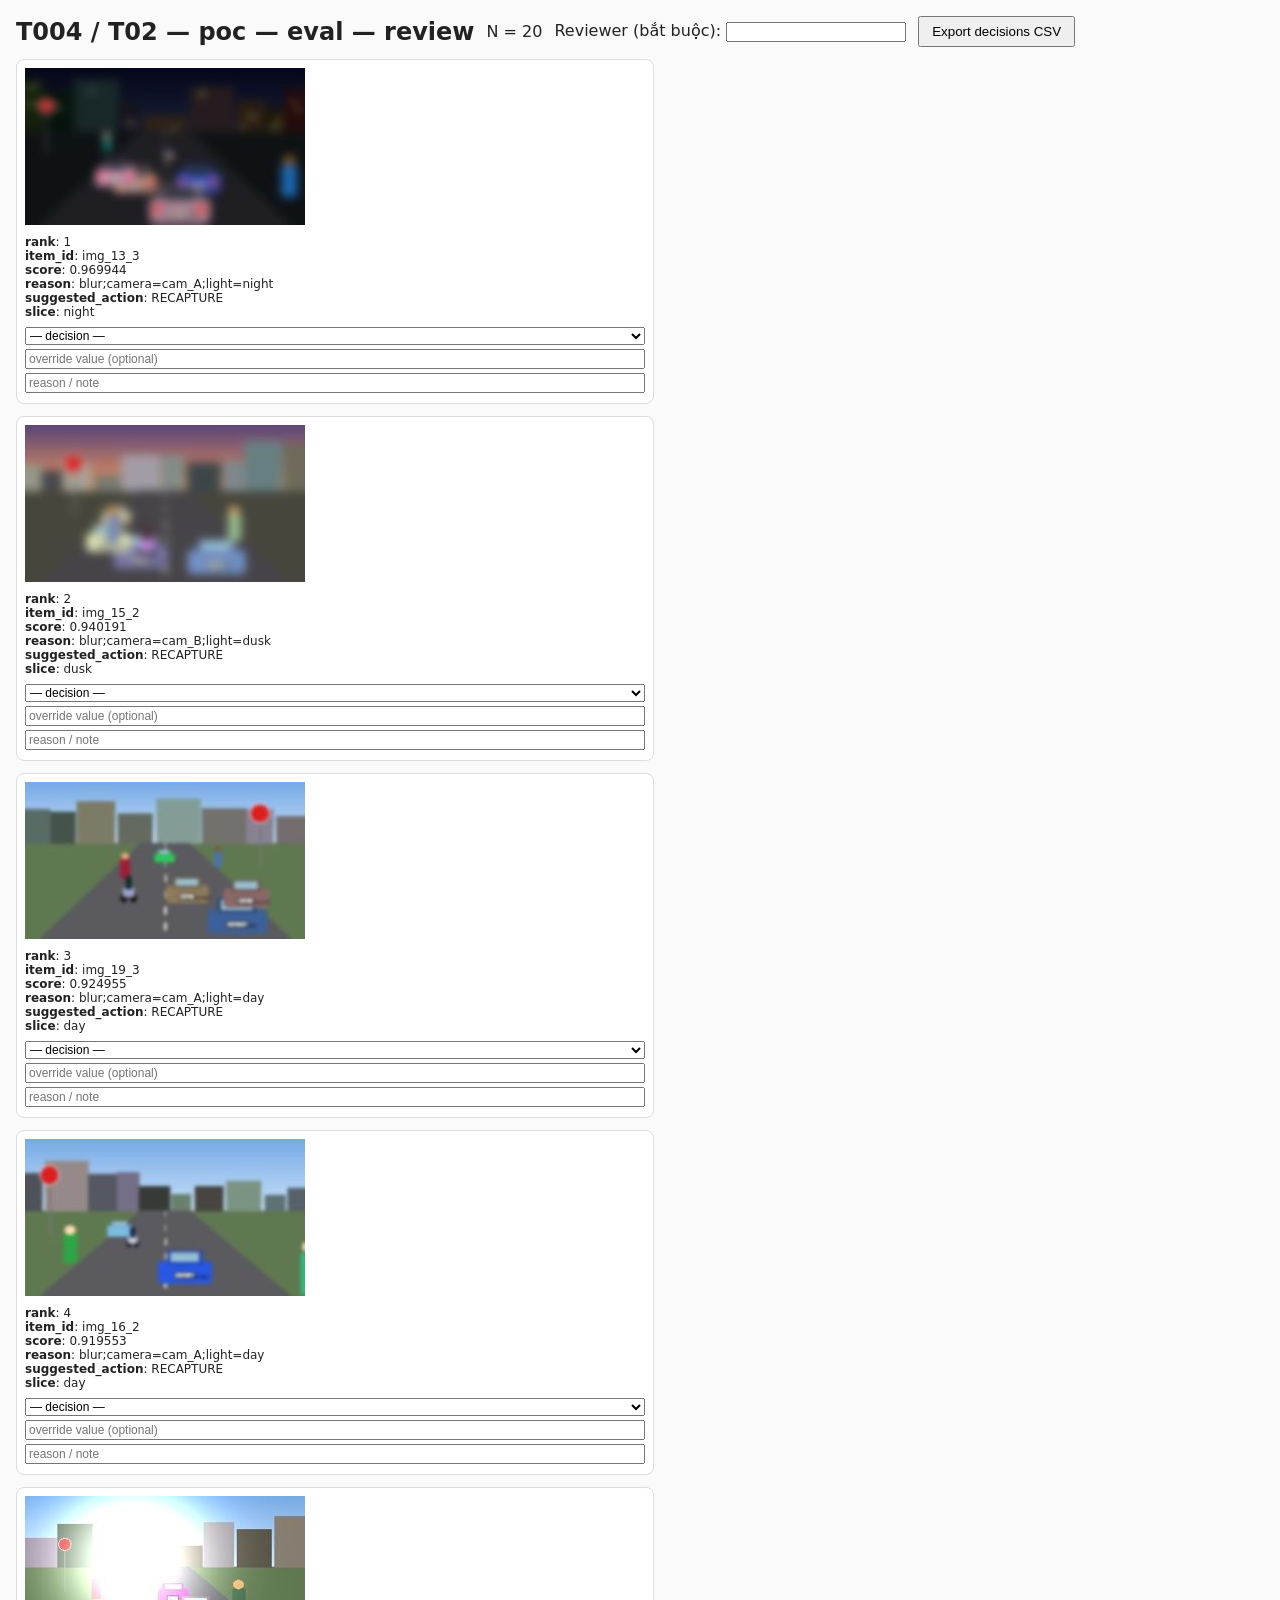
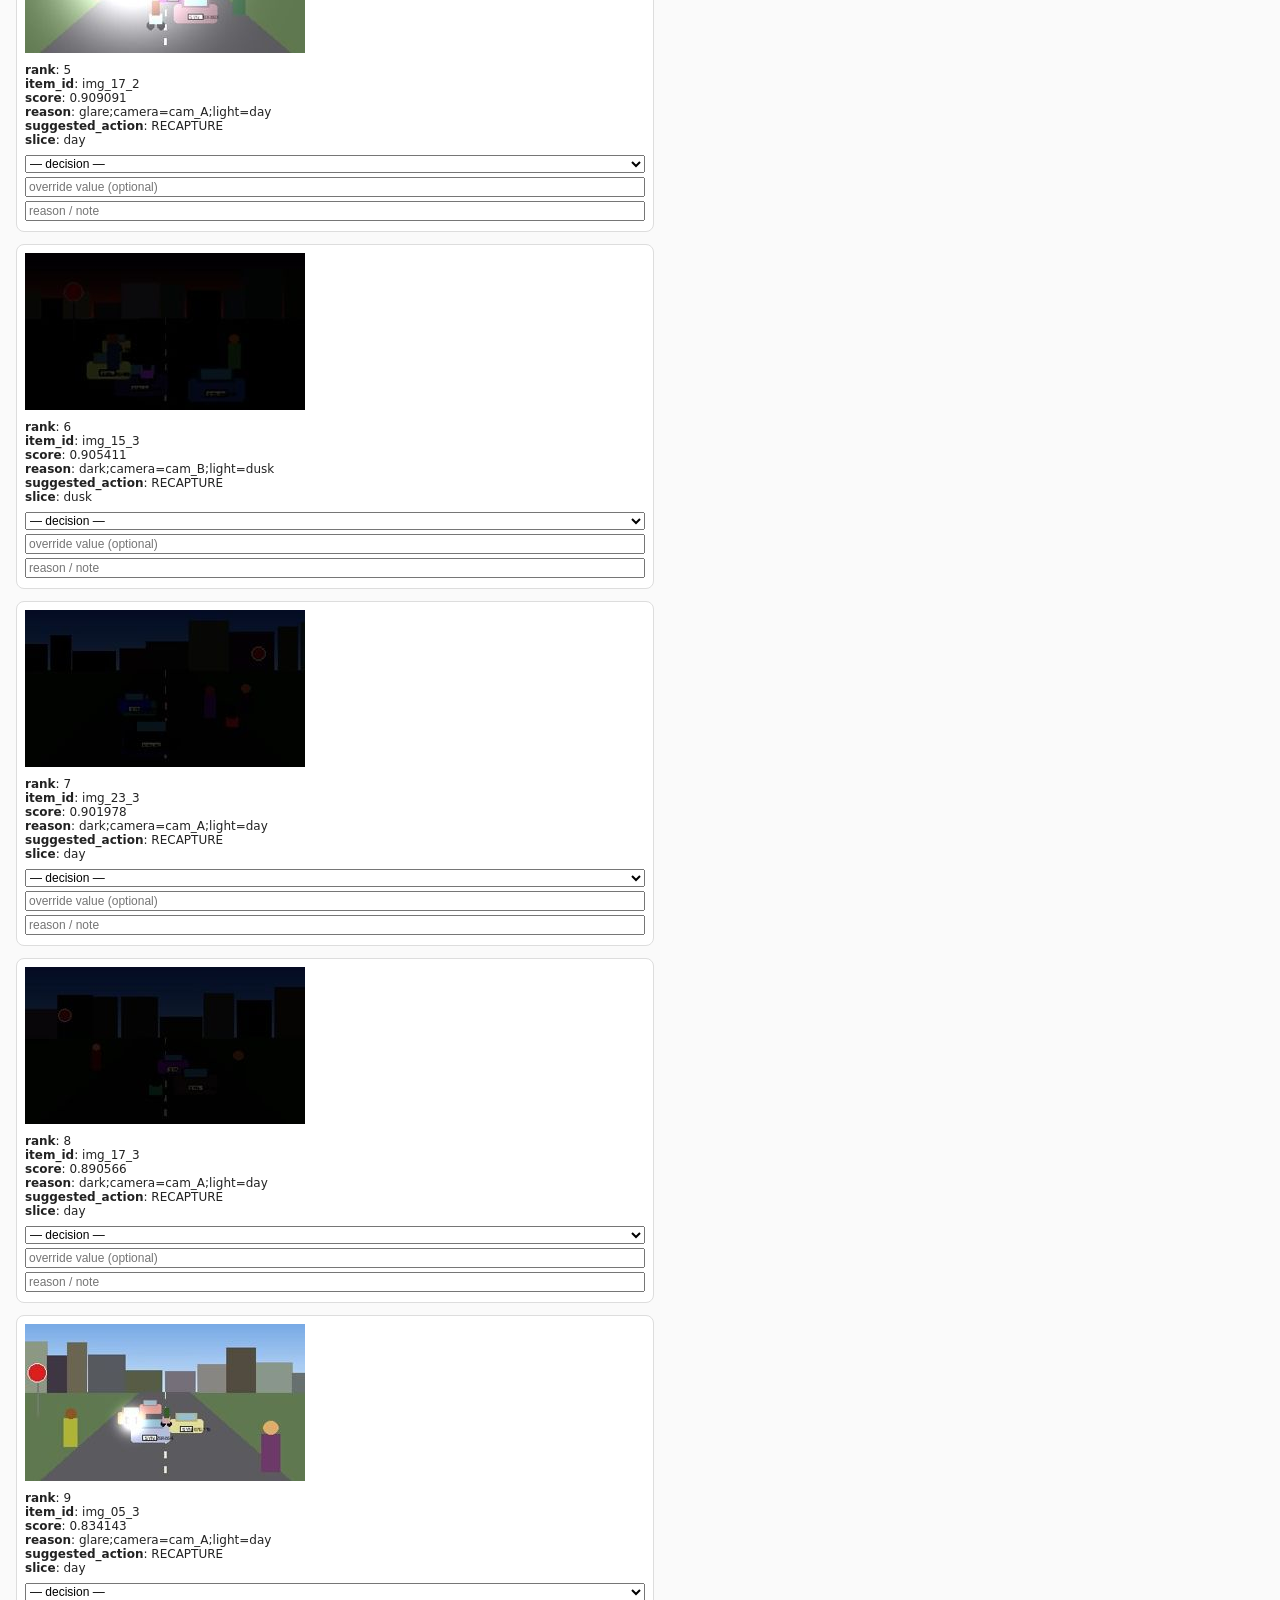
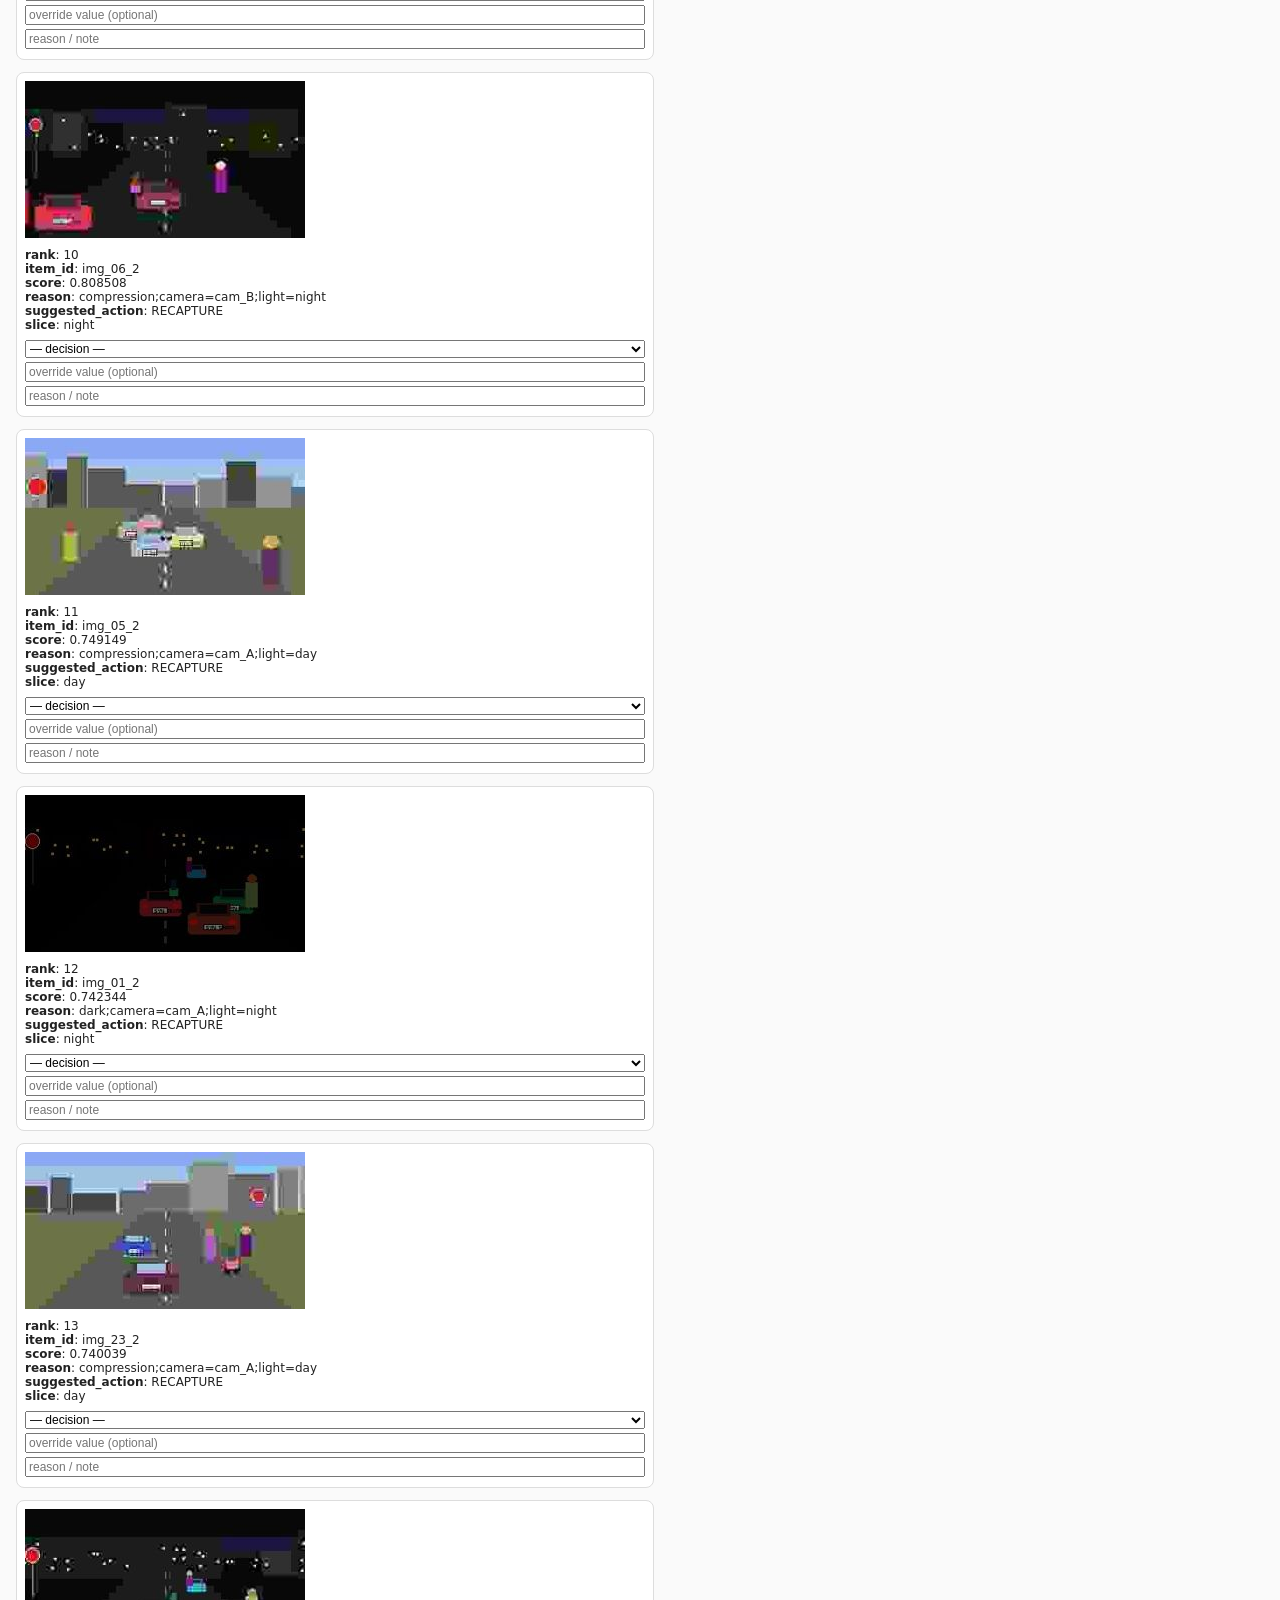
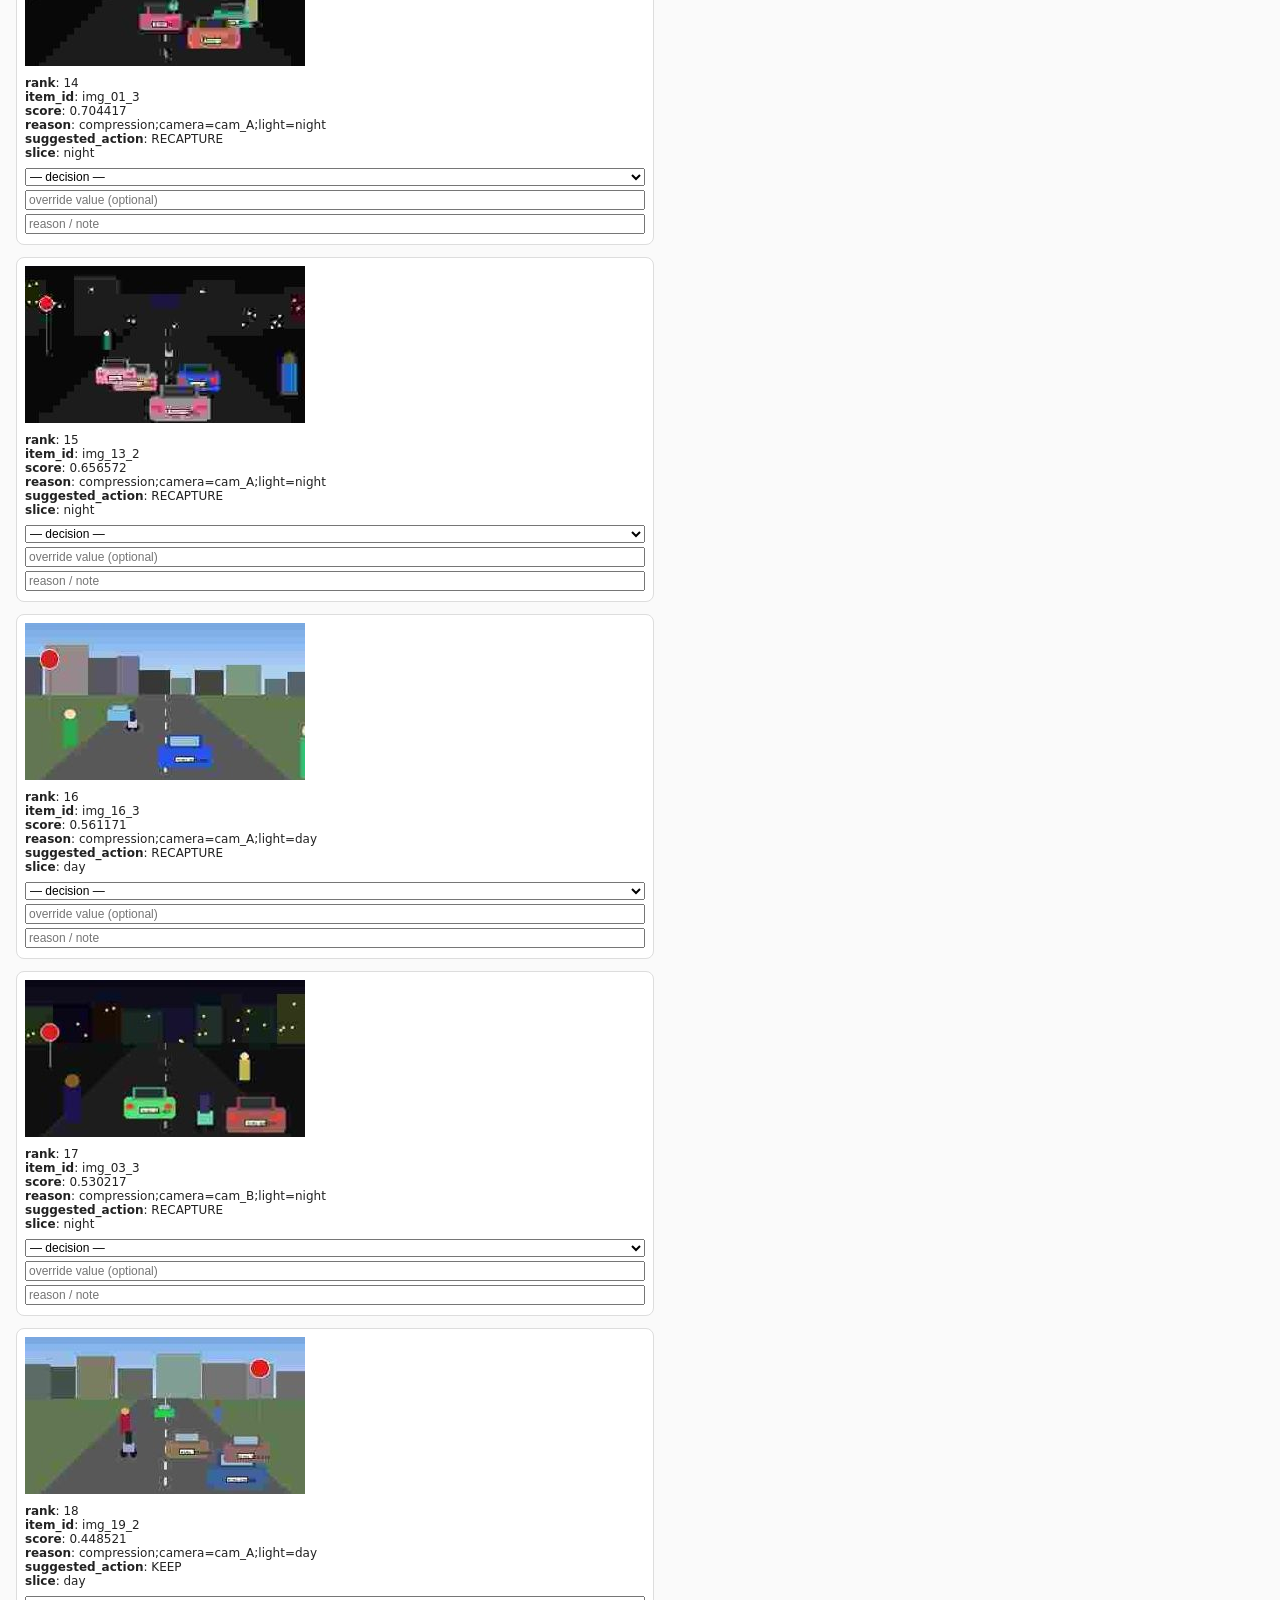
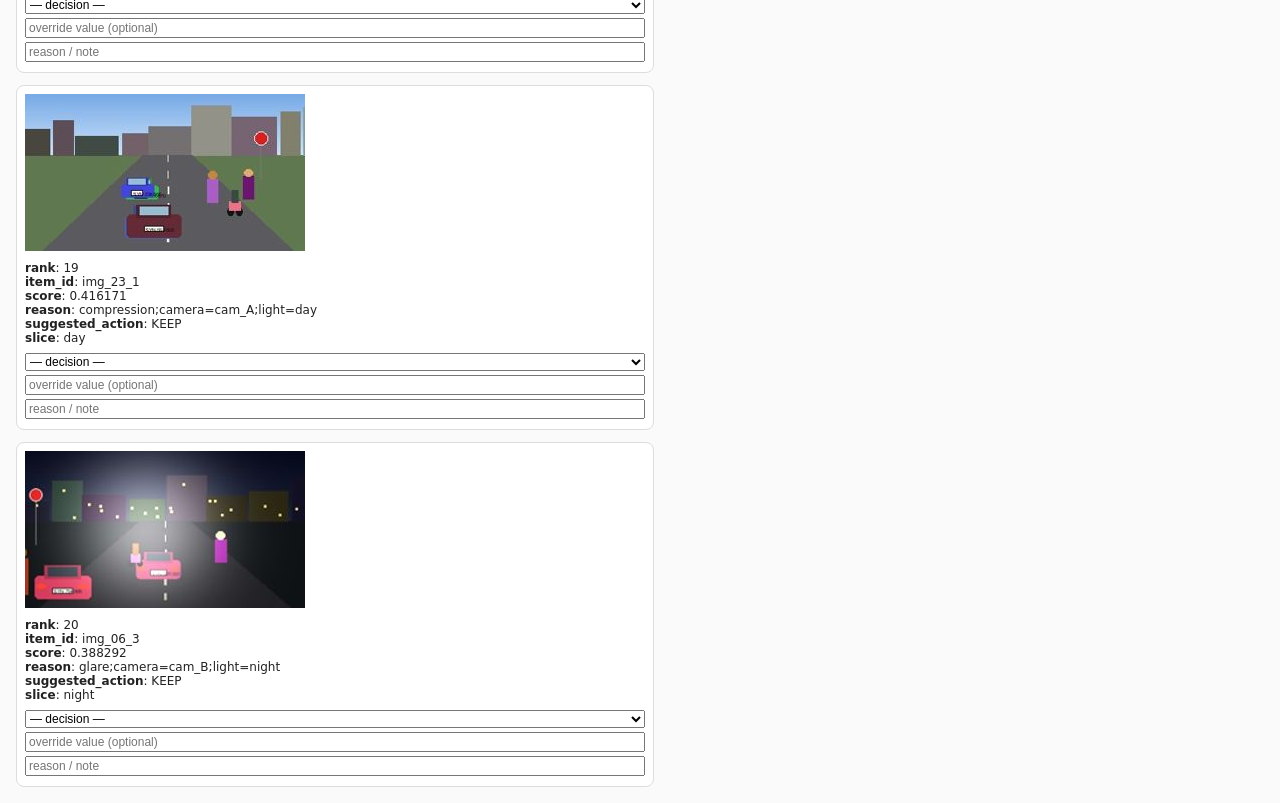
<file: reports/evidence/poc/contact_sheet.html>
<!DOCTYPE html>
<html lang="vi"><head><meta charset="utf-8"><title>T004 / T02 — poc — eval — review</title>
<style>
body{font-family:system-ui,sans-serif;margin:16px;background:#fafafa;color:#222}
header{display:flex;gap:12px;align-items:center;flex-wrap:wrap;margin-bottom:12px}
.grid{display:flex;flex-wrap:wrap;gap:12px}
.card{background:#fff;border:1px solid #ddd;border-radius:8px;padding:8px;width:min(100%,620px)}
.imgs{display:flex;gap:6px;flex-wrap:wrap} figure{margin:0} figcaption{font-size:11px;color:#666}
.meta{font-size:12px;margin:6px 0;word-break:break-all}
select,input{font-size:12px;margin:2px 0;width:100%;box-sizing:border-box}
.missing{color:#b00;font-size:12px}
button{padding:6px 12px}
</style></head><body>
<header><h2 style="margin:0">T004 / T02 — poc — eval — review</h2><span>N = 20</span>
<label>Reviewer (bắt buộc): <input id="reviewer" style="width:180px"></label>
<button onclick="exportCsv()">Export decisions CSV</button></header>
<div class="grid"><div class="card" data-item="img_13_3" data-rank="1" data-score="0.969944"><div class="imgs"><figure><img src="[data-uri]" width="280"></figure></div><div class="meta"><div><b>rank</b>: 1</div><div><b>item_id</b>: img_13_3</div><div><b>score</b>: 0.969944</div><div><b>reason</b>: blur;camera=cam_A;light=night</div><div><b>suggested_action</b>: RECAPTURE</div><div><b>slice</b>: night</div></div><select class="dec"><option value="">— decision —</option><option value="approve">approve</option><option value="reject">reject</option><option value="edit">edit</option><option value="escalate">escalate</option><option value="skip">skip</option></select><input class="ov" placeholder="override value (optional)"><input class="note" placeholder="reason / note"></div>
<div class="card" data-item="img_15_2" data-rank="2" data-score="0.940191"><div class="imgs"><figure><img src="[data-uri]" width="280"></figure></div><div class="meta"><div><b>rank</b>: 2</div><div><b>item_id</b>: img_15_2</div><div><b>score</b>: 0.940191</div><div><b>reason</b>: blur;camera=cam_B;light=dusk</div><div><b>suggested_action</b>: RECAPTURE</div><div><b>slice</b>: dusk</div></div><select class="dec"><option value="">— decision —</option><option value="approve">approve</option><option value="reject">reject</option><option value="edit">edit</option><option value="escalate">escalate</option><option value="skip">skip</option></select><input class="ov" placeholder="override value (optional)"><input class="note" placeholder="reason / note"></div>
<div class="card" data-item="img_19_3" data-rank="3" data-score="0.924955"><div class="imgs"><figure><img src="[data-uri]" width="280"></figure></div><div class="meta"><div><b>rank</b>: 3</div><div><b>item_id</b>: img_19_3</div><div><b>score</b>: 0.924955</div><div><b>reason</b>: blur;camera=cam_A;light=day</div><div><b>suggested_action</b>: RECAPTURE</div><div><b>slice</b>: day</div></div><select class="dec"><option value="">— decision —</option><option value="approve">approve</option><option value="reject">reject</option><option value="edit">edit</option><option value="escalate">escalate</option><option value="skip">skip</option></select><input class="ov" placeholder="override value (optional)"><input class="note" placeholder="reason / note"></div>
<div class="card" data-item="img_16_2" data-rank="4" data-score="0.919553"><div class="imgs"><figure><img src="[data-uri]" width="280"></figure></div><div class="meta"><div><b>rank</b>: 4</div><div><b>item_id</b>: img_16_2</div><div><b>score</b>: 0.919553</div><div><b>reason</b>: blur;camera=cam_A;light=day</div><div><b>suggested_action</b>: RECAPTURE</div><div><b>slice</b>: day</div></div><select class="dec"><option value="">— decision —</option><option value="approve">approve</option><option value="reject">reject</option><option value="edit">edit</option><option value="escalate">escalate</option><option value="skip">skip</option></select><input class="ov" placeholder="override value (optional)"><input class="note" placeholder="reason / note"></div>
<div class="card" data-item="img_17_2" data-rank="5" data-score="0.909091"><div class="imgs"><figure><img src="[data-uri]" width="280"></figure></div><div class="meta"><div><b>rank</b>: 5</div><div><b>item_id</b>: img_17_2</div><div><b>score</b>: 0.909091</div><div><b>reason</b>: glare;camera=cam_A;light=day</div><div><b>suggested_action</b>: RECAPTURE</div><div><b>slice</b>: day</div></div><select class="dec"><option value="">— decision —</option><option value="approve">approve</option><option value="reject">reject</option><option value="edit">edit</option><option value="escalate">escalate</option><option value="skip">skip</option></select><input class="ov" placeholder="override value (optional)"><input class="note" placeholder="reason / note"></div>
<div class="card" data-item="img_15_3" data-rank="6" data-score="0.905411"><div class="imgs"><figure><img src="[data-uri]" width="280"></figure></div><div class="meta"><div><b>rank</b>: 6</div><div><b>item_id</b>: img_15_3</div><div><b>score</b>: 0.905411</div><div><b>reason</b>: dark;camera=cam_B;light=dusk</div><div><b>suggested_action</b>: RECAPTURE</div><div><b>slice</b>: dusk</div></div><select class="dec"><option value="">— decision —</option><option value="approve">approve</option><option value="reject">reject</option><option value="edit">edit</option><option value="escalate">escalate</option><option value="skip">skip</option></select><input class="ov" placeholder="override value (optional)"><input class="note" placeholder="reason / note"></div>
<div class="card" data-item="img_23_3" data-rank="7" data-score="0.901978"><div class="imgs"><figure><img src="[data-uri]" width="280"></figure></div><div class="meta"><div><b>rank</b>: 7</div><div><b>item_id</b>: img_23_3</div><div><b>score</b>: 0.901978</div><div><b>reason</b>: dark;camera=cam_A;light=day</div><div><b>suggested_action</b>: RECAPTURE</div><div><b>slice</b>: day</div></div><select class="dec"><option value="">— decision —</option><option value="approve">approve</option><option value="reject">reject</option><option value="edit">edit</option><option value="escalate">escalate</option><option value="skip">skip</option></select><input class="ov" placeholder="override value (optional)"><input class="note" placeholder="reason / note"></div>
<div class="card" data-item="img_17_3" data-rank="8" data-score="0.890566"><div class="imgs"><figure><img src="[data-uri]" width="280"></figure></div><div class="meta"><div><b>rank</b>: 8</div><div><b>item_id</b>: img_17_3</div><div><b>score</b>: 0.890566</div><div><b>reason</b>: dark;camera=cam_A;light=day</div><div><b>suggested_action</b>: RECAPTURE</div><div><b>slice</b>: day</div></div><select class="dec"><option value="">— decision —</option><option value="approve">approve</option><option value="reject">reject</option><option value="edit">edit</option><option value="escalate">escalate</option><option value="skip">skip</option></select><input class="ov" placeholder="override value (optional)"><input class="note" placeholder="reason / note"></div>
<div class="card" data-item="img_05_3" data-rank="9" data-score="0.834143"><div class="imgs"><figure><img src="[data-uri]" width="280"></figure></div><div class="meta"><div><b>rank</b>: 9</div><div><b>item_id</b>: img_05_3</div><div><b>score</b>: 0.834143</div><div><b>reason</b>: glare;camera=cam_A;light=day</div><div><b>suggested_action</b>: RECAPTURE</div><div><b>slice</b>: day</div></div><select class="dec"><option value="">— decision —</option><option value="approve">approve</option><option value="reject">reject</option><option value="edit">edit</option><option value="escalate">escalate</option><option value="skip">skip</option></select><input class="ov" placeholder="override value (optional)"><input class="note" placeholder="reason / note"></div>
<div class="card" data-item="img_06_2" data-rank="10" data-score="0.808508"><div class="imgs"><figure><img src="[data-uri]" width="280"></figure></div><div class="meta"><div><b>rank</b>: 10</div><div><b>item_id</b>: img_06_2</div><div><b>score</b>: 0.808508</div><div><b>reason</b>: compression;camera=cam_B;light=night</div><div><b>suggested_action</b>: RECAPTURE</div><div><b>slice</b>: night</div></div><select class="dec"><option value="">— decision —</option><option value="approve">approve</option><option value="reject">reject</option><option value="edit">edit</option><option value="escalate">escalate</option><option value="skip">skip</option></select><input class="ov" placeholder="override value (optional)"><input class="note" placeholder="reason / note"></div>
<div class="card" data-item="img_05_2" data-rank="11" data-score="0.749149"><div class="imgs"><figure><img src="[data-uri]" width="280"></figure></div><div class="meta"><div><b>rank</b>: 11</div><div><b>item_id</b>: img_05_2</div><div><b>score</b>: 0.749149</div><div><b>reason</b>: compression;camera=cam_A;light=day</div><div><b>suggested_action</b>: RECAPTURE</div><div><b>slice</b>: day</div></div><select class="dec"><option value="">— decision —</option><option value="approve">approve</option><option value="reject">reject</option><option value="edit">edit</option><option value="escalate">escalate</option><option value="skip">skip</option></select><input class="ov" placeholder="override value (optional)"><input class="note" placeholder="reason / note"></div>
<div class="card" data-item="img_01_2" data-rank="12" data-score="0.742344"><div class="imgs"><figure><img src="[data-uri]" width="280"></figure></div><div class="meta"><div><b>rank</b>: 12</div><div><b>item_id</b>: img_01_2</div><div><b>score</b>: 0.742344</div><div><b>reason</b>: dark;camera=cam_A;light=night</div><div><b>suggested_action</b>: RECAPTURE</div><div><b>slice</b>: night</div></div><select class="dec"><option value="">— decision —</option><option value="approve">approve</option><option value="reject">reject</option><option value="edit">edit</option><option value="escalate">escalate</option><option value="skip">skip</option></select><input class="ov" placeholder="override value (optional)"><input class="note" placeholder="reason / note"></div>
<div class="card" data-item="img_23_2" data-rank="13" data-score="0.740039"><div class="imgs"><figure><img src="[data-uri]" width="280"></figure></div><div class="meta"><div><b>rank</b>: 13</div><div><b>item_id</b>: img_23_2</div><div><b>score</b>: 0.740039</div><div><b>reason</b>: compression;camera=cam_A;light=day</div><div><b>suggested_action</b>: RECAPTURE</div><div><b>slice</b>: day</div></div><select class="dec"><option value="">— decision —</option><option value="approve">approve</option><option value="reject">reject</option><option value="edit">edit</option><option value="escalate">escalate</option><option value="skip">skip</option></select><input class="ov" placeholder="override value (optional)"><input class="note" placeholder="reason / note"></div>
<div class="card" data-item="img_01_3" data-rank="14" data-score="0.704417"><div class="imgs"><figure><img src="[data-uri]" width="280"></figure></div><div class="meta"><div><b>rank</b>: 14</div><div><b>item_id</b>: img_01_3</div><div><b>score</b>: 0.704417</div><div><b>reason</b>: compression;camera=cam_A;light=night</div><div><b>suggested_action</b>: RECAPTURE</div><div><b>slice</b>: night</div></div><select class="dec"><option value="">— decision —</option><option value="approve">approve</option><option value="reject">reject</option><option value="edit">edit</option><option value="escalate">escalate</option><option value="skip">skip</option></select><input class="ov" placeholder="override value (optional)"><input class="note" placeholder="reason / note"></div>
<div class="card" data-item="img_13_2" data-rank="15" data-score="0.656572"><div class="imgs"><figure><img src="[data-uri]" width="280"></figure></div><div class="meta"><div><b>rank</b>: 15</div><div><b>item_id</b>: img_13_2</div><div><b>score</b>: 0.656572</div><div><b>reason</b>: compression;camera=cam_A;light=night</div><div><b>suggested_action</b>: RECAPTURE</div><div><b>slice</b>: night</div></div><select class="dec"><option value="">— decision —</option><option value="approve">approve</option><option value="reject">reject</option><option value="edit">edit</option><option value="escalate">escalate</option><option value="skip">skip</option></select><input class="ov" placeholder="override value (optional)"><input class="note" placeholder="reason / note"></div>
<div class="card" data-item="img_16_3" data-rank="16" data-score="0.561171"><div class="imgs"><figure><img src="[data-uri]" width="280"></figure></div><div class="meta"><div><b>rank</b>: 16</div><div><b>item_id</b>: img_16_3</div><div><b>score</b>: 0.561171</div><div><b>reason</b>: compression;camera=cam_A;light=day</div><div><b>suggested_action</b>: RECAPTURE</div><div><b>slice</b>: day</div></div><select class="dec"><option value="">— decision —</option><option value="approve">approve</option><option value="reject">reject</option><option value="edit">edit</option><option value="escalate">escalate</option><option value="skip">skip</option></select><input class="ov" placeholder="override value (optional)"><input class="note" placeholder="reason / note"></div>
<div class="card" data-item="img_03_3" data-rank="17" data-score="0.530217"><div class="imgs"><figure><img src="[data-uri]" width="280"></figure></div><div class="meta"><div><b>rank</b>: 17</div><div><b>item_id</b>: img_03_3</div><div><b>score</b>: 0.530217</div><div><b>reason</b>: compression;camera=cam_B;light=night</div><div><b>suggested_action</b>: RECAPTURE</div><div><b>slice</b>: night</div></div><select class="dec"><option value="">— decision —</option><option value="approve">approve</option><option value="reject">reject</option><option value="edit">edit</option><option value="escalate">escalate</option><option value="skip">skip</option></select><input class="ov" placeholder="override value (optional)"><input class="note" placeholder="reason / note"></div>
<div class="card" data-item="img_19_2" data-rank="18" data-score="0.448521"><div class="imgs"><figure><img src="[data-uri]" width="280"></figure></div><div class="meta"><div><b>rank</b>: 18</div><div><b>item_id</b>: img_19_2</div><div><b>score</b>: 0.448521</div><div><b>reason</b>: compression;camera=cam_A;light=day</div><div><b>suggested_action</b>: KEEP</div><div><b>slice</b>: day</div></div><select class="dec"><option value="">— decision —</option><option value="approve">approve</option><option value="reject">reject</option><option value="edit">edit</option><option value="escalate">escalate</option><option value="skip">skip</option></select><input class="ov" placeholder="override value (optional)"><input class="note" placeholder="reason / note"></div>
<div class="card" data-item="img_23_1" data-rank="19" data-score="0.416171"><div class="imgs"><figure><img src="[data-uri]" width="280"></figure></div><div class="meta"><div><b>rank</b>: 19</div><div><b>item_id</b>: img_23_1</div><div><b>score</b>: 0.416171</div><div><b>reason</b>: compression;camera=cam_A;light=day</div><div><b>suggested_action</b>: KEEP</div><div><b>slice</b>: day</div></div><select class="dec"><option value="">— decision —</option><option value="approve">approve</option><option value="reject">reject</option><option value="edit">edit</option><option value="escalate">escalate</option><option value="skip">skip</option></select><input class="ov" placeholder="override value (optional)"><input class="note" placeholder="reason / note"></div>
<div class="card" data-item="img_06_3" data-rank="20" data-score="0.388292"><div class="imgs"><figure><img src="[data-uri]" width="280"></figure></div><div class="meta"><div><b>rank</b>: 20</div><div><b>item_id</b>: img_06_3</div><div><b>score</b>: 0.388292</div><div><b>reason</b>: glare;camera=cam_B;light=night</div><div><b>suggested_action</b>: KEEP</div><div><b>slice</b>: night</div></div><select class="dec"><option value="">— decision —</option><option value="approve">approve</option><option value="reject">reject</option><option value="edit">edit</option><option value="escalate">escalate</option><option value="skip">skip</option></select><input class="ov" placeholder="override value (optional)"><input class="note" placeholder="reason / note"></div></div>
<script>
const ROWS = [{"rank": "1", "item_id": "img_13_3", "score": "0.969944", "reason": "blur;camera=cam_A;light=night", "suggested_action": "RECAPTURE", "slice": "night", "evidence_path": "images/img_13_3.jpg", "reviewer": "", "reviewer_decision": "", "override_value": "", "review_note": "", "reviewed_at": ""}, {"rank": "2", "item_id": "img_15_2", "score": "0.940191", "reason": "blur;camera=cam_B;light=dusk", "suggested_action": "RECAPTURE", "slice": "dusk", "evidence_path": "images/img_15_2.jpg", "reviewer": "", "reviewer_decision": "", "override_value": "", "review_note": "", "reviewed_at": ""}, {"rank": "3", "item_id": "img_19_3", "score": "0.924955", "reason": "blur;camera=cam_A;light=day", "suggested_action": "RECAPTURE", "slice": "day", "evidence_path": "images/img_19_3.jpg", "reviewer": "", "reviewer_decision": "", "override_value": "", "review_note": "", "reviewed_at": ""}, {"rank": "4", "item_id": "img_16_2", "score": "0.919553", "reason": "blur;camera=cam_A;light=day", "suggested_action": "RECAPTURE", "slice": "day", "evidence_path": "images/img_16_2.jpg", "reviewer": "", "reviewer_decision": "", "override_value": "", "review_note": "", "reviewed_at": ""}, {"rank": "5", "item_id": "img_17_2", "score": "0.909091", "reason": "glare;camera=cam_A;light=day", "suggested_action": "RECAPTURE", "slice": "day", "evidence_path": "images/img_17_2.jpg", "reviewer": "", "reviewer_decision": "", "override_value": "", "review_note": "", "reviewed_at": ""}, {"rank": "6", "item_id": "img_15_3", "score": "0.905411", "reason": "dark;camera=cam_B;light=dusk", "suggested_action": "RECAPTURE", "slice": "dusk", "evidence_path": "images/img_15_3.jpg", "reviewer": "", "reviewer_decision": "", "override_value": "", "review_note": "", "reviewed_at": ""}, {"rank": "7", "item_id": "img_23_3", "score": "0.901978", "reason": "dark;camera=cam_A;light=day", "suggested_action": "RECAPTURE", "slice": "day", "evidence_path": "images/img_23_3.jpg", "reviewer": "", "reviewer_decision": "", "override_value": "", "review_note": "", "reviewed_at": ""}, {"rank": "8", "item_id": "img_17_3", "score": "0.890566", "reason": "dark;camera=cam_A;light=day", "suggested_action": "RECAPTURE", "slice": "day", "evidence_path": "images/img_17_3.jpg", "reviewer": "", "reviewer_decision": "", "override_value": "", "review_note": "", "reviewed_at": ""}, {"rank": "9", "item_id": "img_05_3", "score": "0.834143", "reason": "glare;camera=cam_A;light=day", "suggested_action": "RECAPTURE", "slice": "day", "evidence_path": "images/img_05_3.jpg", "reviewer": "", "reviewer_decision": "", "override_value": "", "review_note": "", "reviewed_at": ""}, {"rank": "10", "item_id": "img_06_2", "score": "0.808508", "reason": "compression;camera=cam_B;light=night", "suggested_action": "RECAPTURE", "slice": "night", "evidence_path": "images/img_06_2.jpg", "reviewer": "", "reviewer_decision": "", "override_value": "", "review_note": "", "reviewed_at": ""}, {"rank": "11", "item_id": "img_05_2", "score": "0.749149", "reason": "compression;camera=cam_A;light=day", "suggested_action": "RECAPTURE", "slice": "day", "evidence_path": "images/img_05_2.jpg", "reviewer": "", "reviewer_decision": "", "override_value": "", "review_note": "", "reviewed_at": ""}, {"rank": "12", "item_id": "img_01_2", "score": "0.742344", "reason": "dark;camera=cam_A;light=night", "suggested_action": "RECAPTURE", "slice": "night", "evidence_path": "images/img_01_2.jpg", "reviewer": "", "reviewer_decision": "", "override_value": "", "review_note": "", "reviewed_at": ""}, {"rank": "13", "item_id": "img_23_2", "score": "0.740039", "reason": "compression;camera=cam_A;light=day", "suggested_action": "RECAPTURE", "slice": "day", "evidence_path": "images/img_23_2.jpg", "reviewer": "", "reviewer_decision": "", "override_value": "", "review_note": "", "reviewed_at": ""}, {"rank": "14", "item_id": "img_01_3", "score": "0.704417", "reason": "compression;camera=cam_A;light=night", "suggested_action": "RECAPTURE", "slice": "night", "evidence_path": "images/img_01_3.jpg", "reviewer": "", "reviewer_decision": "", "override_value": "", "review_note": "", "reviewed_at": ""}, {"rank": "15", "item_id": "img_13_2", "score": "0.656572", "reason": "compression;camera=cam_A;light=night", "suggested_action": "RECAPTURE", "slice": "night", "evidence_path": "images/img_13_2.jpg", "reviewer": "", "reviewer_decision": "", "override_value": "", "review_note": "", "reviewed_at": ""}, {"rank": "16", "item_id": "img_16_3", "score": "0.561171", "reason": "compression;camera=cam_A;light=day", "suggested_action": "RECAPTURE", "slice": "day", "evidence_path": "images/img_16_3.jpg", "reviewer": "", "reviewer_decision": "", "override_value": "", "review_note": "", "reviewed_at": ""}, {"rank": "17", "item_id": "img_03_3", "score": "0.530217", "reason": "compression;camera=cam_B;light=night", "suggested_action": "RECAPTURE", "slice": "night", "evidence_path": "images/img_03_3.jpg", "reviewer": "", "reviewer_decision": "", "override_value": "", "review_note": "", "reviewed_at": ""}, {"rank": "18", "item_id": "img_19_2", "score": "0.448521", "reason": "compression;camera=cam_A;light=day", "suggested_action": "KEEP", "slice": "day", "evidence_path": "images/img_19_2.jpg", "reviewer": "", "reviewer_decision": "", "override_value": "", "review_note": "", "reviewed_at": ""}, {"rank": "19", "item_id": "img_23_1", "score": "0.416171", "reason": "compression;camera=cam_A;light=day", "suggested_action": "KEEP", "slice": "day", "evidence_path": "images/img_23_1.jpg", "reviewer": "", "reviewer_decision": "", "override_value": "", "review_note": "", "reviewed_at": ""}, {"rank": "20", "item_id": "img_06_3", "score": "0.388292", "reason": "glare;camera=cam_B;light=night", "suggested_action": "KEEP", "slice": "night", "evidence_path": "images/img_06_3.jpg", "reviewer": "", "reviewer_decision": "", "override_value": "", "review_note": "", "reviewed_at": ""}];
const COLS = ["rank","item_id","score","reason","suggested_action","slice","evidence_path",
              "reviewer","reviewer_decision","override_value","review_note","reviewed_at"];
function esc(v){v = (v===undefined||v===null)?"":String(v); return /[",\n]/.test(v)?'"'+v.replace(/"/g,'""')+'"':v;}
function exportCsv(){
  const reviewer = document.getElementById('reviewer').value.trim();
  if(!reviewer){alert('Nhập tên reviewer trước khi export'); return;}
  const now = new Date().toISOString();
  const cards = document.querySelectorAll('.card');
  const lines = [COLS.join(',')];
  cards.forEach((c,i)=>{
    const r = Object.assign({}, ROWS[i]);
    const dec = c.querySelector('.dec').value;
    r.reviewer = dec ? reviewer : ''; r.reviewer_decision = dec;
    r.override_value = c.querySelector('.ov').value; r.review_note = c.querySelector('.note').value;
    r.reviewed_at = dec ? now : '';
    lines.push(COLS.map(k=>esc(r[k])).join(','));
  });
  const blob = new Blob([lines.join('\n')+'\n'], {type:'text/csv'});
  const a = document.createElement('a'); a.href = URL.createObjectURL(blob);
  a.download = 'review_queue_reviewed.csv'; a.click();
}
</script></body></html>
</file>
